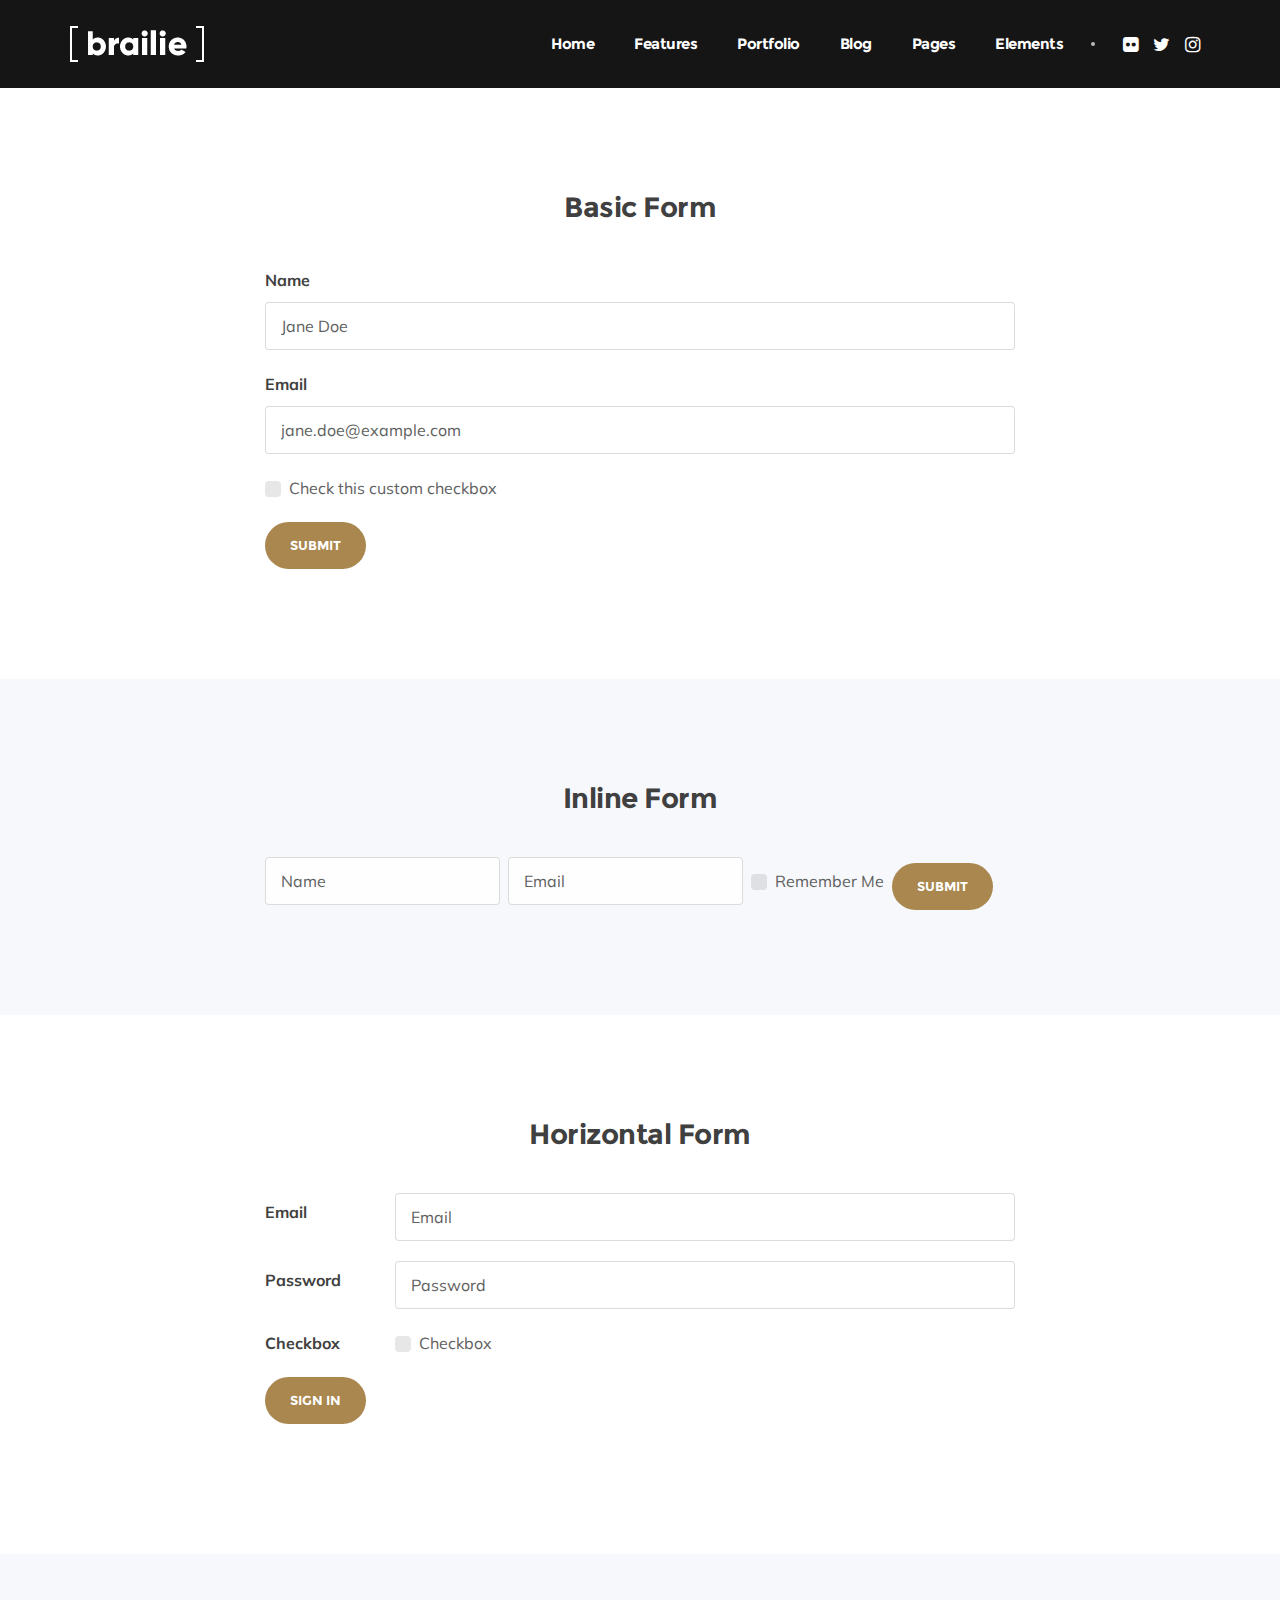
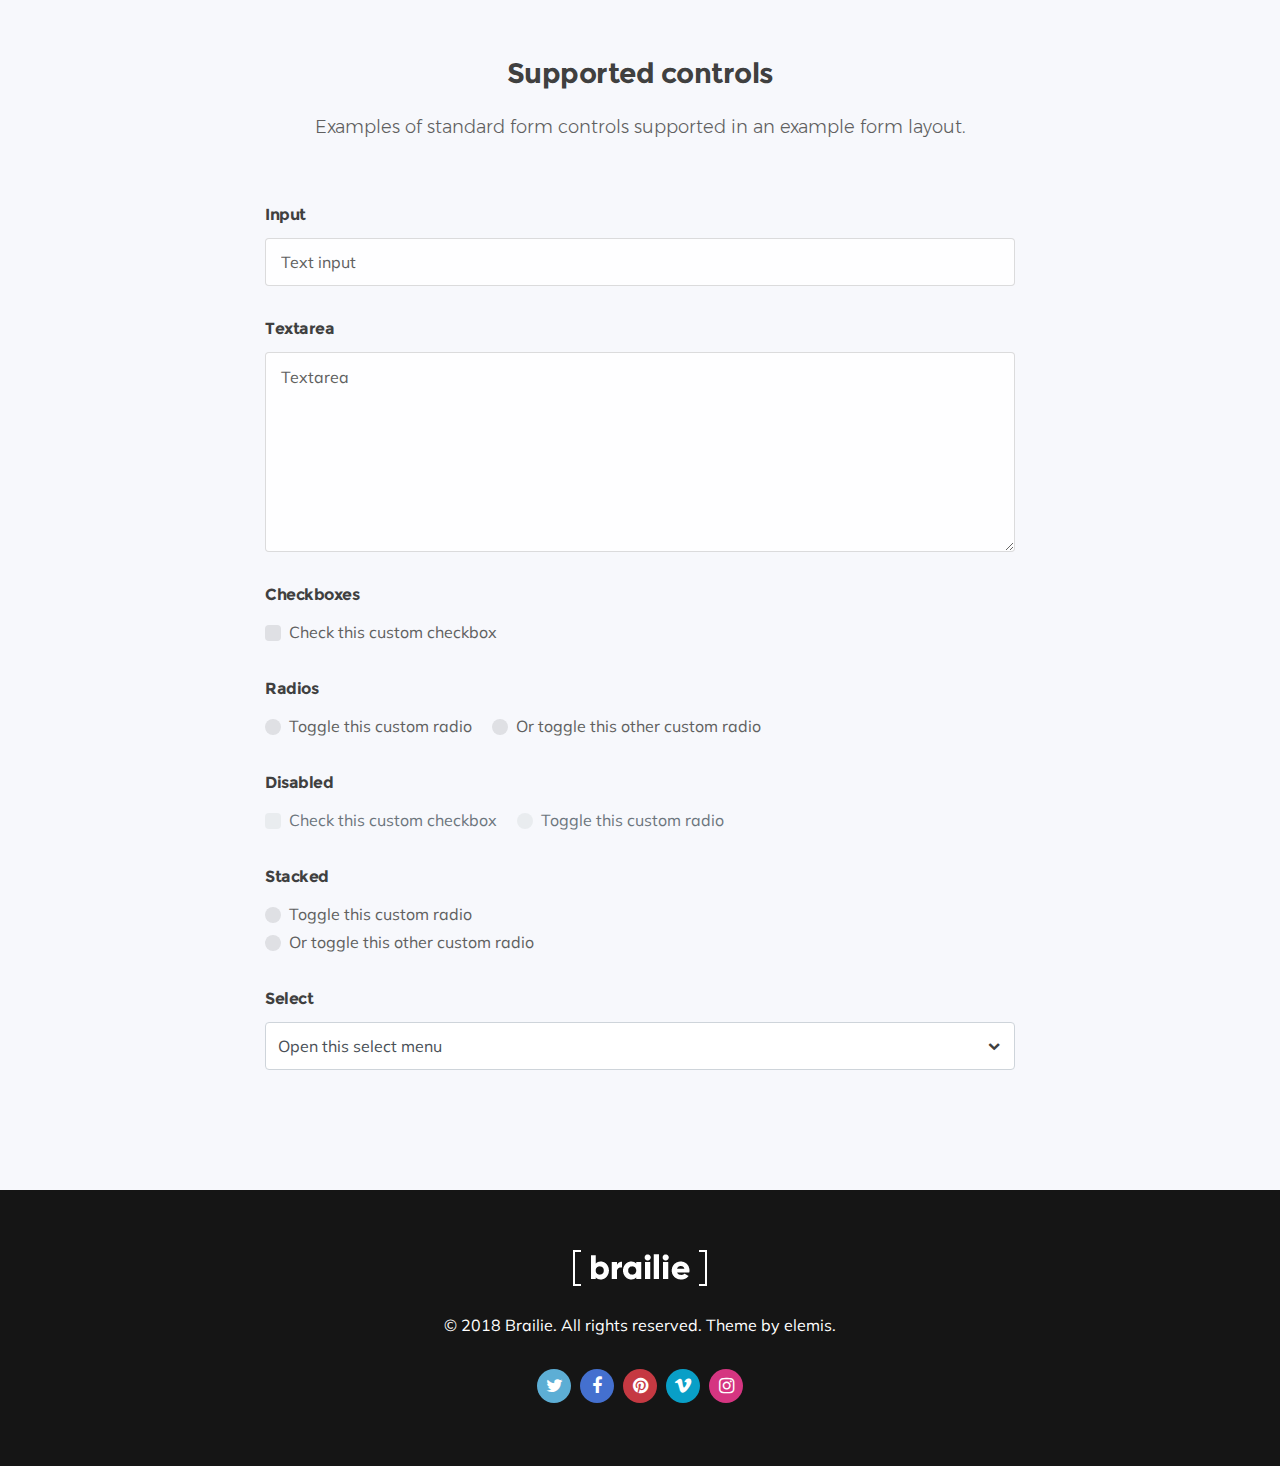
<file: forms.html>
<!DOCTYPE html>
<html lang="en">
<head>
<meta charset="utf-8">
<meta name="viewport" content="width=device-width, initial-scale=1.0">
<meta name="text" content="">
<meta name="author" content="">
<link rel="shortcut icon" href="style/images/favicon.png">
<title>Brailie</title>
<link rel="stylesheet" type="text/css" href="style/css/bootstrap.min.css">
<link rel="stylesheet" type="text/css" href="style/css/plugins.css">
<link rel="stylesheet" type="text/css" href="style/revolution/css/settings.css">
<link rel="stylesheet" type="text/css" href="style/revolution/css/layers.css">
<link rel="stylesheet" type="text/css" href="style/revolution/css/navigation.css">
<link rel="stylesheet" type="text/css" href="style/revolution/revolution-addons/filmstrip/css/revolution.addon.filmstrip.css">
<link rel="stylesheet" type="text/css" href="style/revolution/revolution-addons/typewriter/css/typewriter.css">
<link rel="stylesheet" type="text/css" href="style/type/icons.css">
<link rel="stylesheet" type="text/css" href="style.css">
<link rel="stylesheet" type="text/css" href="style/css/color/blue.css">
<link href='https://fonts.googleapis.com/css?family=Muli:300,300i,400,400i,600,600i,700,700i' rel='stylesheet' type='text/css'>
</head>
<body>
<div class="content-wrapper">
  <nav class="navbar solid nav-wrapper-dark inverse-text navbar-expand-lg">
    <div class="container">
      <div class="navbar-header">
        <div class="navbar-brand"><a href="index.html"><img src="#" srcset="style/images/logo-light.png 1x, style/images/logo-light@2x.png 2x" alt="" /></a></div>
        <div class="navbar-hamburger ml-auto d-lg-none d-xl-none"><button class="hamburger animate" data-toggle="collapse" data-target=".navbar-collapse"><span></span></button></div> 
      </div>
      <!-- /.navbar-header -->
      <div class="collapse navbar-collapse">
        <ul class="nav navbar-nav ml-auto">
          <li class="nav-item"><a class="nav-link" href="#">Home</a>
            <ul class="dropdown-menu mega-menu">
              <li class="mega-menu-content">
                <div class="row">
                  <div class="col-lg-3">
                    <ul class="list-unstyled">
                      <li><a href="index.html">Dark + Fullscreen + Lightbox</a></li>
                      <li><a href="index2.html">Onepage + Fullscreen</a></li>
                      <li><a href="index3.html">Revolution Slider + Typography</a></li>
                      <li><a href="index4.html">Dark + Fullscreen + Lightbox</a></li>
                      <li><a href="index5.html">Justifed Portfolio + Lightbox</a></li>
                      <li><a href="index6.html">Filmstrip + Lightbox</a></li>
                      <li><a href="index7.html">Box Layout + Fullscreen</a></li>
                      <li><a href="index8.html">Slide Portfolio + Parallax</a></li>
                      <li><a href="index9.html">Fullscreen + Revolution Slider</a></li>
                      <li><a href="index10.html">Carousel + Fullscreen</a></li>
                      <li><a href="index11.html">Category Slider + Typography</a></li>
                      <li><a href="index12.html">Split Slider + Lightbox</a></li>
                      <li><a href="index13.html">Image Comparison + Retouch</a></li>
                      <li><a href="index14.html">Fullscreen Portfolio + Minimal</a></li>
                    </ul>
                  </div>
                  <!--/column -->
                  <div class="col-lg-3">
                    <ul class="list-unstyled">
                      <li><a href="index15.html">Flow Gallery + Video</a></li>
                      <li><a href="index16.html">Filmstrip + Justifed Portfolio</a></li>
                      <li><a href="index17.html">Box Layout + Magazine</a></li>
                      <li><a href="index18.html">Split Slider + Typography</a></li>
                      <li><a href="index19.html">Fullscreen + Minimal</a></li>
                      <li><a href="index20.html">Onapage + Carousel + Dark</a></li>
                      <li><a href="index21.html">Typewriter + Carousel</a></li>
                      <li><a href="index22.html">Box Slider + Minimal</a></li>
                      <li><a href="index23.html">Thumbnail Slider + Travel</a></li>
                      <li><a href="index24.html">Slide Portfolio + Image Block</a></li>
                      <li><a href="index25.html">Fullscreen + Dark + Carousel</a></li>
                      <li><a href="index26.html">Filmstrip + Justifed Portfolio</a></li>
                      <li><a href="index27.html">Mosaic Portfolio + Box Slider</a></li>
                      <li><a href="index28.html">Carousel + Portrait</a></li>
                    </ul>
                  </div>
                  <!--/column -->
                  <div class="col-lg-3">
                    <ul class="list-unstyled">
                      <li><a href="index29.html">Onepage + Fullscreen</a></li>
                      <li><a href="index30.html">Split Layout + Lightbox</a></li>
                      <li><a href="index31.html">Filterable Carousel</a></li>
                      <li><a href="index32.html">Justified Portfolio + Parallax</a></li>
                      <li><a href="index33.html">Fullscreen Video + Carousel</a></li>
                      <li><a href="index34.html">Typewriter + Bevel</a></li>
                      <li><a href="index35.html">Fullscreen Autowidth Carousel</a></li>
                      <li><a href="index36.html">Modal Gallery + Parallax</a></li>
                      <li><a href="index37.html">Minimal + Masonry Portfolio</a></li>
                      <li><a href="index38.html">Blog + Magazine</a></li>
                      <li><a href="index39.html">Grid Blog + Carousel</a></li>
                      <li><a href="index40.html">Box Layout + Mosaic Portfolio</a></li>
                      <li><a href="index41.html">Grid Blog + Parallax</a></li>
                      <li><a href="index42.html">Fullscreen Carousel + Lightbox</a></li>
                    </ul>
                  </div>
                  <!--/column -->
                  <div class="col-lg-3">
                    <ul class="list-unstyled">
                      <li><a href="index43.html">Fullscreen + Modal Gallery</a></li>
                      <li><a href="index44.html">Box Layout + Masonry Portfolio</a></li>
                      <li><a href="index45.html">Split Layout + Overlay Menu</a></li>
                      <li><a href="index46.html">Split Layout + Modal Gallery</a></li>
                      <li><a href="index47.html">Overlay Menu + Mosaic Portfolio</a></li>
                      <li><a href="index48.html">Image Comparison + Parallax</a></li>
                      <li><a href="index49.html">Dark + Autowidth Slider</a></li>
                      <li><a href="index50.html">Box Layout + Magazine</a></li>
                      <li><a href="index51.html">Fullscreen Content Menu</a></li>
                      <li><a href="index52.html">Split Layout + Fullscreen</a></li>
                      <li><a href="index53.html">Split Layout + Maintenance</a></li>
                      <li><a href="index54.html">Maintenance + Fullscreen</a></li>
                    </ul>
                  </div>
                  <!--/column --> 
                </div>
                <!--/.row --> 
              </li>
              <!--/.mega-menu-content-->
            </ul>
            <!--/.dropdown-menu --> 
          </li>
          <li class="nav-item dropdown"><a class="nav-link dropdown-toggle" href="#">Features</a>
            <ul class="dropdown-menu dropdown-menu-left">
              <li class="nav-item dropdown"><a class="dropdown-item dropdown-toggle" href="#">Header</a>
                <ul class="dropdown-menu">
                  <li class="nav-item dropdown"><a class="dropdown-item dropdown-toggle" href="#">Classic Header</a>
	                <ul class="dropdown-menu">
	                  <li><a class="dropdown-item" href="header.html">Transparent Light</a></li>
	                  <li><a class="dropdown-item" href="header2.html">Transparent Dark</a></li>
	                  <li><a class="dropdown-item" href="header3.html">Dark Solid</a></li>
	                  <li><a class="dropdown-item" href="header4.html">Light Solid</a></li>
	                  <li><a class="dropdown-item" href="header5.html">Dark Opacity</a></li>
	                  <li><a class="dropdown-item" href="header6.html">Light Opacity</a></li>
	                </ul>
	              </li>
	              <li class="nav-item dropdown"><a class="dropdown-item dropdown-toggle" href="#">Centered Logo</a>
	                <ul class="dropdown-menu">
	                  <li><a class="dropdown-item" href="header7.html">Transparent Light</a></li>
	                  <li><a class="dropdown-item" href="header8.html">Transparent Dark</a></li>
	                  <li><a class="dropdown-item" href="header9.html">Dark Solid</a></li>
	                  <li><a class="dropdown-item" href="header10.html">Light Solid</a></li>
	                  <li><a class="dropdown-item" href="header11.html">Dark Opacity</a></li>
	                  <li><a class="dropdown-item" href="header12.html">Light Opacity</a></li>
	                </ul>
	              </li>
	              <li class="nav-item dropdown"><a class="dropdown-item dropdown-toggle" href="#">Overlay Menu</a>
	                <ul class="dropdown-menu">
	                  <li><a class="dropdown-item" href="header13.html">Transparent Light</a></li>
	                  <li><a class="dropdown-item" href="header14.html">Transparent Dark</a></li>
	                  <li><a class="dropdown-item" href="header15.html">Dark Solid</a></li>
	                  <li><a class="dropdown-item" href="header16.html">Light Solid</a></li>
	                  <li><a class="dropdown-item" href="header17.html">Dark Opacity</a></li>
	                  <li><a class="dropdown-item" href="header18.html">Light Opacity</a></li>
	                </ul>
	              </li>
                </ul>
              </li>
              <li class="nav-item dropdown"><a class="dropdown-item dropdown-toggle" href="#">Slider</a>
                <ul class="dropdown-menu">
                  <li><a class="dropdown-item" href="slider.html">Revolution Slider - Static Caption</a></li>
                  <li><a class="dropdown-item" href="slider2.html">Revolution Slider - Single Slide</a></li>
                  <li><a class="dropdown-item" href="slider3.html">Revolution Slider - Classic Fullscreen</a></li>
                  <li><a class="dropdown-item" href="slider4.html">Revolution Slider - Auto Layout</a></li>
                  <li><a class="dropdown-item" href="slider5.html">Revolution Slider - Thumbnail Fullscreen</a></li>
                  <li><a class="dropdown-item" href="slider6.html">Revolution Slider - Thumbnail Auto</a></li>
                  <li><a class="dropdown-item" href="slider7.html">Revolution Slider - Category Gallery</a></li>
                  <li><a class="dropdown-item" href="slider8.html">Revolution Slider - Flow Gallery</a></li>
                  <li><a class="dropdown-item" href="slider9.html">Revolution Slider - Video Gallery</a></li>
                  <li><a class="dropdown-item" href="slider10.html">Revolution Slider - Filmstrip Effect</a></li>
                  <li><a class="dropdown-item" href="slider11.html">Revolution Slider - Typewriter Effect</a></li>
                  <li><a class="dropdown-item" href="slider12.html">Revolution Slider - Split Slider</a></li>
                  <li><a class="dropdown-item" href="slider13.html">Image Comparison Slider</a></li>
                  <li><a class="dropdown-item" href="slider14.html">Swiper Basic Slider</a></li>
                  <li><a class="dropdown-item" href="slider15.html">Swiper Blog Slider</a></li>
                  <li><a class="dropdown-item" href="slider16.html">Swiper Portfolio Carousel</a></li>
                </ul>
              </li>
              <li class="nav-item dropdown"><a class="dropdown-item dropdown-toggle" href="#">Footer</a>
                <ul class="dropdown-menu">
                  <li><a class="dropdown-item" href="footer.html">Centered Footer</a></li>
                  <li><a class="dropdown-item" href="footer2.html">Simple Footer</a></li>
                  <li><a class="dropdown-item" href="footer3.html">Detailed Footer</a></li>
                  <li><a class="dropdown-item" href="footer4.html">Widget Footer</a></li>
                  <li><a class="dropdown-item" href="footer5.html">Minimalist Footer</a></li>
                  <li><a class="dropdown-item" href="footer6.html">Reveal Footer</a></li>
                </ul>
              </li>
              <li class="nav-item dropdown"><a class="dropdown-item dropdown-toggle" href="#">Fonts</a>
                <ul class="dropdown-menu">
                  <li><a class="dropdown-item" href="font1.html">Muli + Montserrat</a></li>
                  <li><a class="dropdown-item" href="font2.html">EB Garamond</a></li>
                  <li><a class="dropdown-item" href="font3.html">Roboto Slab + Roboto Sans</a></li>
                  <li><a class="dropdown-item" href="font4.html">Overpass</a></li>
                  <li><a class="dropdown-item" href="font5.html">Vidaloka + Muli</a></li>
                  <li><a class="dropdown-item" href="font6.html">IBM Plex Sans Condensed</a></li>
                </ul>
              </li>
              <li class="nav-item dropdown"><a class="dropdown-item dropdown-toggle" href="#">Colors</a>
                <ul class="dropdown-menu">
                  <li><a class="dropdown-item" href="color1.html">Aqua</a></li>
                  <li><a class="dropdown-item" href="color2.html">Blue</a></li>
                  <li><a class="dropdown-item" href="color3.html">Brown</a></li>
                  <li><a class="dropdown-item" href="color4.html">Forest</a></li>
                  <li><a class="dropdown-item" href="color5.html">Green</a></li>
                  <li><a class="dropdown-item" href="color6.html">Ice</a></li>
                  <li><a class="dropdown-item" href="color7.html">Navy</a></li>
                  <li><a class="dropdown-item" href="color8.html">Oasis</a></li>
                  <li><a class="dropdown-item" href="color9.html">Orange</a></li>
                  <li><a class="dropdown-item" href="color10.html">Pink</a></li>
                  <li><a class="dropdown-item" href="color11.html">Purple</a></li>
                  <li><a class="dropdown-item" href="color12.html">Red</a></li>
                  <li><a class="dropdown-item" href="color13.html">Salmon</a></li>
                  <li><a class="dropdown-item" href="color14.html">Sky</a></li>
                  <li><a class="dropdown-item" href="color15.html">Teal</a></li>
                  <li><a class="dropdown-item" href="color16.html">Yellow</a></li>
                </ul>
              </li>
              <li class="nav-item"><a class="dropdown-item" href="box-layout.html">Box Layout</a></li>
            </ul>
          </li>
          <li class="nav-item dropdown"><a class="nav-link dropdown-toggle" href="#">Portfolio</a>
            <ul class="dropdown-menu dropdown-menu-left">
              <li class="nav-item dropdown"><a class="dropdown-item dropdown-toggle" href="#">Grid Portfolio</a>
                <ul class="dropdown-menu">
                  <li><a class="dropdown-item" href="portfolio.html">Classic Grid</a></li>
                  <li><a class="dropdown-item" href="portfolio2.html">Fullscreen Grid</a></li>
                  <li><a class="dropdown-item" href="portfolio3.html">3 Columns with Detail</a></li>
                  <li><a class="dropdown-item" href="portfolio4.html">2 Columns with Detail</a></li>
                  <li><a class="dropdown-item" href="portfolio5.html">Classic Grid with Caption</a></li>
                </ul>
              </li>
              <li class="nav-item dropdown"><a class="dropdown-item dropdown-toggle" href="#">Masonry Portfolio</a>
                <ul class="dropdown-menu">
                  <li><a class="dropdown-item" href="portfolio6.html">3 Columns Masonry</a></li>
                  <li><a class="dropdown-item" href="portfolio7.html">2 Columns Masonry</a></li>
                  <li><a class="dropdown-item" href="portfolio8.html">Fullscren Masonry</a></li>
                </ul>
              </li>
              <li class="nav-item dropdown"><a class="dropdown-item dropdown-toggle" href="#">Justified Portfolio</a>
                <ul class="dropdown-menu">
                  <li><a class="dropdown-item" href="portfolio9.html">Classic Justified</a></li>
                  <li><a class="dropdown-item" href="portfolio10.html">Fullscreen Justified</a></li>
                </ul>
              </li>
              <li class="nav-item dropdown"><a class="dropdown-item dropdown-toggle" href="#">Mosaic Portfolio</a>
                <ul class="dropdown-menu">
                  <li><a class="dropdown-item" href="portfolio11.html">Classic Mosaic</a></li>
                  <li><a class="dropdown-item" href="portfolio12.html">Fullscreen Mosaic</a></li>
                </ul>
              </li>
              <li class="nav-item dropdown"><a class="dropdown-item dropdown-toggle" href="#">Modal Portfolio</a>
                <ul class="dropdown-menu">
                  <li><a class="dropdown-item" href="portfolio13.html">Single Column with Modal</a></li>
                  <li><a class="dropdown-item" href="portfolio14.html">Fullscreen Grid with Modal</a></li>
                  <li><a class="dropdown-item" href="portfolio15.html">Parallax Portfolio with Modal</a></li>
                </ul>
              </li>
              <li class="nav-item dropdown"><a class="dropdown-item dropdown-toggle" href="#">Slide Portfolio</a>
                <ul class="dropdown-menu">
                  <li><a class="dropdown-item" href="portfolio16.html">2 Column Grid with Slide</a></li>
                  <li><a class="dropdown-item" href="portfolio17.html">Card Grid with Slide</a></li>
                </ul>
              </li>
              <li class="nav-item dropdown"><a class="dropdown-item dropdown-toggle" href="#">Carousel Portfolio</a>
                <ul class="dropdown-menu">
                  <li><a class="dropdown-item" href="portfolio18.html">Fullpage Carousel</a></li>
                  <li><a class="dropdown-item" href="portfolio19.html">Fullpage + Autowidth Carousel</a></li>
                  <li><a class="dropdown-item" href="portfolio20.html">Filtered Carousel</a></li>
                </ul>
              </li>
              <li class="nav-item"><a class="dropdown-item" href="portfolio21.html">Videocase</a></li>
              <li class="nav-item dropdown"><a class="dropdown-item dropdown-toggle" href="#">Portfolio Posts</a>
                <ul class="dropdown-menu">
                  <li><a class="dropdown-item" href="portfolio-post.html">Post with Story</a></li>
                  <li><a class="dropdown-item" href="portfolio-post2.html">Post with Multiplte Images</a></li>
                  <li><a class="dropdown-item" href="portfolio-post3.html">Post with Image Grid</a></li>
                  <li><a class="dropdown-item" href="portfolio-post4.html">Post with Carousel</a></li>
                  <li><a class="dropdown-item" href="portfolio-post5.html">Post with Thumbnail Slider</a></li>
                  <li><a class="dropdown-item" href="portfolio-post6.html">Post with Simple Slider</a></li>
                  <li><a class="dropdown-item" href="portfolio-post7.html">Post with Masonry Gallery</a></li>
                  <li><a class="dropdown-item" href="portfolio-post8.html">Post with Justified Gallery</a></li>
                  <li><a class="dropdown-item" href="portfolio-post9.html">Post with Comparison Slider</a></li>
                  <li><a class="dropdown-item" href="portfolio-post10.html">Post with Video</a></li>
                </ul>
              </li>
            </ul>
          </li>
          <li class="nav-item dropdown"><a class="nav-link dropdown-toggle" href="#">Blog</a>
            <ul class="dropdown-menu dropdown-menu-left">
              <li class="dropdown"><a class="dropdown-item dropdown-toggle" href="#">Newspaper Grid View</a>
                <ul class="dropdown-menu">
                  <li><a class="dropdown-item" href="blog.html">Newspaper Grid No Sidebar</a></li>
                  <li><a class="dropdown-item" href="blog2.html">Newspaper Grid with Sidebar</a></li>
                  <li><a class="dropdown-item" href="blog3.html">Newspaper Grid with Left Sidebar</a></li>
                </ul>
              </li>
              <li class="dropdown"><a class="dropdown-item dropdown-toggle" href="#">Grid View</a>
                <ul class="dropdown-menu">
                  <li><a class="dropdown-item" href="blog4.html">Grid View No Sidebar</a></li>
                  <li><a class="dropdown-item" href="blog5.html">Grid View with Sidebar</a></li>
                  <li><a class="dropdown-item" href="blog6.html">Grid View with Left Sidebar</a></li>
                </ul>
              </li>
              <li class="dropdown"><a class="dropdown-item dropdown-toggle" href="#">Masonry Grid View</a>
                <ul class="dropdown-menu">
                  <li><a class="dropdown-item" href="blog7.html">Masonry Grid View No Sidebar</a></li>
                  <li><a class="dropdown-item" href="blog8.html">Masonry Grid View with Sidebar</a></li>
                  <li><a class="dropdown-item" href="blog9.html">Masonry Grid View with Left Sidebar</a></li>
                </ul>
              </li>
              <li class="dropdown"><a class="dropdown-item dropdown-toggle" href="#">Image Grid View</a>
                <ul class="dropdown-menu">
                  <li><a class="dropdown-item" href="blog10.html">Image Grid View No Sidebar</a></li>
                  <li><a class="dropdown-item" href="blog11.html">Image Grid View with Sidebar</a></li>
                  <li><a class="dropdown-item" href="blog12.html">Image Grid View with Left Sidebar</a></li>
                </ul>
              </li>
              <li class="dropdown"><a class="dropdown-item dropdown-toggle" href="#">List View</a>
                <ul class="dropdown-menu">
                  <li><a class="dropdown-item" href="blog13.html">List View No Sidebar</a></li>
                  <li><a class="dropdown-item" href="blog14.html">List View with Sidebar</a></li>
                  <li><a class="dropdown-item" href="blog15.html">List View with Left Sidebar</a></li>
                </ul>
              </li>
              <li class="dropdown"><a class="dropdown-item dropdown-toggle" href="#">Classic View</a>
                <ul class="dropdown-menu">
                  <li><a class="dropdown-item" href="blog16.html">Classic View No Sidebar</a></li>
                  <li><a class="dropdown-item" href="blog17.html">Classic View with Sidebar</a></li>
                  <li><a class="dropdown-item" href="blog18.html">Classic View with Left Sidebar</a></li>
                </ul>
              </li>
              <li class="dropdown"><a class="dropdown-item dropdown-toggle" href="#">Blog Post</a>
                <ul class="dropdown-menu">
                  <li><a class="dropdown-item" href="blog-post.html">Blog Post with Sidebar</a></li>
                  <li><a class="dropdown-item" href="blog-post2.html">Blog Post with Left Sidebar</a></li>
                  <li><a class="dropdown-item" href="blog-post3.html">Blog Post No Sidebar</a></li>
                </ul>
              </li>
            </ul>
          </li>
          <li class="nav-item dropdown"><a class="nav-link dropdown-toggle" href="#">Pages</a>
            <ul class="dropdown-menu dropdown-menu-left">
              <li class="nav-item dropdown"><a class="dropdown-item dropdown-toggle" href="#">About</a>
                <ul class="dropdown-menu">
                  <li><a class="dropdown-item" href="about.html">About 1</a></li>
                  <li><a class="dropdown-item" href="about2.html">About 2</a></li>
                  <li><a class="dropdown-item" href="about3.html">About 3</a></li>
                </ul>
              </li>
              <li class="nav-item dropdown"><a class="dropdown-item dropdown-toggle" href="#">Services</a>
                <ul class="dropdown-menu">
                  <li><a class="dropdown-item" href="services.html">Services 1</a></li>
                  <li><a class="dropdown-item" href="services2.html">Services 2</a></li>
                </ul>
              </li>
              <li class="nav-item dropdown"><a class="dropdown-item dropdown-toggle" href="#">Shop</a>
                <ul class="dropdown-menu">
                  <li><a class="dropdown-item" href="shop.html">Shop with 4 Columns</a></li>
                  <li><a class="dropdown-item" href="shop2.html">Shop with 3 Columns</a></li>
                  <li><a class="dropdown-item" href="shop3.html">Shop with Sidbear</a></li>
                  <li><a class="dropdown-item" href="shop4.html">Shop with Left Sidbear</a></li>
                  <li><a class="dropdown-item" href="shop-product.html">Product Page</a></li>
                  <li><a class="dropdown-item" href="shop-cart.html">Shopping Cart</a></li>
                </ul>
              </li>
              <li class="nav-item dropdown"><a class="dropdown-item dropdown-toggle" href="#">Contact</a>
                <ul class="dropdown-menu">
                  <li><a class="dropdown-item" href="contact.html">Contact 1</a></li>
                  <li><a class="dropdown-item" href="contact2.html">Contact 2</a></li>
                  <li><a class="dropdown-item" href="contact3.html">Contact 3</a></li>
                  <li><a class="dropdown-item" href="contact4.html">Contact 4</a></li>
                </ul>
              </li>
              <li class="nav-item"><a class="dropdown-item" href="page-loading.html">Page Loading</a></li>
            </ul>
          </li>
          <li class="nav-item"><a class="nav-link" href="#">Elements</a>
            <ul class="dropdown-menu mega-menu">
              <li class="mega-menu-content">
                <div class="row">
                  <div class="col-lg-3">
                    <ul class="icon-list">
                      <li><a href="accordion.html"><i class="fa fa-bars"></i>Accordion</a></li>
                      <li><a href="alerts.html"><i class="fa fa-exclamation-circle"></i>Alerts</a></li>
                      <li><a href="animated-text.html"><i class="fa fa-align-left"></i>Animated Text</a></li>
                      <li><a href="blockquote.html"><i class="fa fa-quote-left"></i>Blockquote</a></li>
                      <li><a href="buttons-badges.html"><i class="fa fa-tags"></i>Buttons & Badges</a></li>
                      <li><a href="carousel.html"><i class="fa fa-pencil-square-o"></i>Carousel</a></li>
                      <li><a href="clients.html"><i class="fa fa-user"></i>Clients</a></li>
                      <li><a href="countdown.html"><i class="fa fa-clock-o"></i>Countdown</a></li>
                      <li><a href="counter.html"><i class="fa fa-circle-o-notch"></i>Counter</a></li>
                    </ul>
                  </div>
                  <!--/column -->
                  <div class="col-lg-3">
                    <ul class="icon-list">
                      <li><a href="dividers.html"><i class="fa fa-minus"></i>Dividers</a></li>
                      <li><a href="dropcap.html"><i class="fa fa-adn"></i>Dropcap</a></li>
                      <li><a href="forms.html"><i class="fa fa-envelope"></i>Forms</a></li>
                      <li><a href="icon-solid.html"><i class="fa fa-heart"></i>Icons - Solid</a></li>
                      <li><a href="icon-line.html"><i class="fa fa-heart-o"></i>Icons - Line</a></li>
                      <li><a href="hover.html"><i class="fa fa-plus"></i>Image Hover</a></li>
                      <li><a href="lightbox.html"><i class="fa fa-expand"></i>Lightbox</a></li>
                      <li><a href="lists.html"><i class="fa fa-list"></i>Lists</a></li>
                      <li><a href="list-group.html"><i class="fa fa-list-alt"></i>List Group</a></li>
                    </ul>
                  </div>
                  <!--/column -->
                  <div class="col-lg-3">
                    <ul class="icon-list">
                      <li><a href="player.html"><i class="fa fa-youtube-play"></i>Media Player</a></li>
                      <li><a href="pagination.html"><i class="fa fa-ellipsis-h"></i>Pagination</a></li>
                      <li><a href="pricing.html"><i class="fa fa-dollar"></i>Pricing Tables</a></li>
                      <li><a href="process.html"><i class="fa fa-signal"></i>Process Steps</a></li>
                      <li><a href="progressbar.html"><i class="fa fa-bar-chart"></i>Progress Bar</a></li>
                      <li><a href="animations.html"><i class="fa fa-mouse-pointer"></i>Scroll Animations</a></li>
                      <li><a href="services-icon.html"><i class="fa fa-gear"></i>Services - Icon</a></li>
                      <li><a href="services-image.html"><i class="fa fa-image"></i>Services - Image</a></li>
                      <li><a href="feed-flickr.html"><i class="fa fa-flickr"></i>Social Feed - Flickr</a></li>
                    </ul>
                  </div>
                  <!--/column -->
                  <div class="col-lg-3">
                    <ul class="icon-list">
                      <li><a href="feed-instagram.html"><i class="fa fa-instagram"></i>Social Feed - Instagram</a></li>
                      <li><a href="social-icons.html"><i class="fa fa-share-alt"></i>Social Icons</a></li>
                      <li><a href="tables.html"><i class="fa fa-table"></i>Tables</a></li>
                      <li><a href="tabs.html"><i class="fa fa-window-restore"></i>Tabs</a></li>
                      <li><a href="team.html"><i class="fa fa-users"></i>Team</a></li>
                      <li><a href="testimonials.html"><i class="fa fa-comments"></i>Testimonials</a></li>
                      <li><a href="tooltip-popover.html"><i class="fa fa-external-link-square"></i>Tooltip & Popover</a></li>
                      <li><a href="typography.html"><i class="fa fa-font"></i>Typography</a></li>
                      <li><a href="wrappers.html"><i class="fa fa-code"></i>Wrappers</a></li>
                    </ul>
                  </div>
                  <!--/column --> 
                </div>
                <!--/.row --> 
              </li>
              <!--/.mega-menu-content-->
            </ul>
            <!--/.dropdown-menu --> 
          </li>
        </ul>
        <!-- /.navbar-nav -->
        <div class="navbar-divider"></div>
        <ul class="social social-mute social-s">
          <li><a href="#"><i class="fa fa-flickr"></i></a></li>
          <li><a href="#"><i class="fa fa-twitter"></i></a></li>
          <li><a href="#"><i class="fa fa-instagram"></i></a></li>
        </ul>
      </div>
      <!-- /.navbar-collapse --> 
    </div>
    <!-- /.container --> 
  </nav>
  <!-- /.navbar -->
  <div class="wrapper light-wrapper">
    <div class="container inner">
      <div class="row">
        <div class="col-lg-10 offset-lg-1 col-xl-8 offset-xl-2">
          <h2 class="section-title mb-40 text-center">Basic Form</h2>
          <form>
            <div class="form-group">
              <label for="exampleInputName1">Name</label>
              <input type="text" class="form-control" id="exampleInputName1" placeholder="Jane Doe">
            </div>
            <!-- /.form-group -->
            <div class="form-group">
              <label for="exampleInputEmail1">Email</label>
              <input type="email" class="form-control" id="exampleInputEmail1" placeholder="jane.doe@example.com">
            </div>
            <!-- /.form-group -->
            <div class="form-group">
              <div class="custom-control custom-checkbox">
                <input type="checkbox" class="custom-control-input" id="customCheck1">
                <label class="custom-control-label" for="customCheck1">Check this custom checkbox</label>
              </div>
            </div>
            <!-- /.form-group -->
            <button type="submit" class="btn btn-full-rounded">Submit</button>
          </form>
          <!-- /form --> 
        </div>
        <!-- /column --> 
      </div>
      <!-- /.row --> 
    </div>
    <!-- /.container --> 
  </div>
  <!-- /.wrapper -->
  <div class="wrapper gray-wrapper">
    <div class="container inner">
      <div class="row">
        <div class="col-lg-10 offset-lg-1 col-xl-8 offset-xl-2">
          <h2 class="section-title mb-40 text-center">Inline Form</h2>
          <form class="form-inline">
            <label class="sr-only" for="inlineFormInputName2">Name</label>
            <input type="text" class="form-control mb-10 mr-sm-2 mb-sm-0" id="inlineFormInputName2" placeholder="Name">
            <label class="sr-only" for="inlineFormInputGroupUsername2">Email</label>
            <div class="input-group mb-10 mr-sm-2 mb-sm-0">
              <input type="email" class="form-control" id="inlineFormInputGroupUsername2" placeholder="Email">
            </div>
            <div class="form-inline">
              <div class="custom-control custom-checkbox mb-10 mr-sm-2 mb-sm-0">
                <input type="checkbox" class="custom-control-input" id="customCheck2">
                <label class="custom-control-label" for="customCheck2">Remember Me</label>
              </div>
            </div>
            <button type="submit" class="btn btn-full-rounded mb-0">Submit</button>
          </form>
          <!-- /form --> 
        </div>
        <!-- /column --> 
      </div>
      <!-- /.row --> 
    </div>
    <!-- /.container --> 
  </div>
  <!-- /.wrapper -->
  <div class="wrapper light-wrapper">
    <div class="container inner">
      <div class="row">
        <div class="col-lg-10 offset-lg-1 col-xl-8 offset-xl-2">
          <h2 class="section-title mb-40 text-center">Horizontal Form</h2>
          <form>
            <div class="form-group row">
              <label for="inputEmail3" class="col-sm-2 col-form-label">Email</label>
              <div class="col-sm-10">
                <input type="email" class="form-control" id="inputEmail3" placeholder="Email">
              </div>
            </div>
            <div class="form-group row">
              <label for="inputPassword3" class="col-sm-2 col-form-label">Password</label>
              <div class="col-sm-10">
                <input type="password" class="form-control" id="inputPassword3" placeholder="Password">
              </div>
            </div>
            <div class="form-group row">
              <div class="col-sm-2"><strong class="color-dark">Checkbox</strong></div>
              <div class="col-sm-10">
                <div class="custom-control custom-checkbox">
                  <input type="checkbox" class="custom-control-input" id="customCheck3">
                  <label class="custom-control-label" for="customCheck3">Checkbox</label>
                </div>
              </div>
            </div>
            <div class="form-group row">
              <div class="col-sm-10">
                <button type="submit" class="btn btn-full-rounded">Sign in</button>
              </div>
            </div>
          </form>
        </div>
        <!-- /column --> 
      </div>
      <!-- /.row --> 
    </div>
    <!-- /.container --> 
  </div>
  <!-- /.wrapper -->
  <div class="wrapper gray-wrapper">
    <div class="container inner">
      <div class="row">
        <div class="col-lg-10 offset-lg-1 col-xl-8 offset-xl-2">
          <h2 class="section-title text-center">Supported controls</h2>
          <p class="lead text-center">Examples of standard form controls supported in an example form layout.</p>
          <div class="space40"></div>
          <h6>Input</h6>
          <input type="text" class="form-control" placeholder="Text input">
          <div class="space30"></div>
          <h6>Textarea</h6>
          <textarea class="form-control" rows="3" placeholder="Textarea"></textarea>
          <div class="space30"></div>
          <h6>Checkboxes</h6>
          <div class="custom-control custom-checkbox">
            <input type="checkbox" class="custom-control-input" id="customCheck4">
            <label class="custom-control-label" for="customCheck4">Check this custom checkbox</label>
          </div>
          <div class="space30"></div>
          <h6>Radios</h6>
          <div class="custom-control custom-radio custom-control-inline">
            <input type="radio" id="customRadioInline1" name="customRadioInline1" class="custom-control-input">
            <label class="custom-control-label" for="customRadioInline1">Toggle this custom radio</label>
          </div>
          <div class="custom-control custom-radio custom-control-inline">
            <input type="radio" id="customRadioInline2" name="customRadioInline1" class="custom-control-input">
            <label class="custom-control-label" for="customRadioInline2">Or toggle this other custom radio</label>
          </div>
          <div class="space30"></div>
          <h6>Disabled</h6>
          <div class="custom-control custom-checkbox custom-control-inline">
            <input type="checkbox" class="custom-control-input" id="customCheckDisabled" disabled>
            <label class="custom-control-label" for="customCheckDisabled">Check this custom checkbox</label>
          </div>
          <div class="custom-control custom-radio custom-control-inline">
            <input type="radio" name="radioDisabled" id="customRadioDisabled" class="custom-control-input" disabled>
            <label class="custom-control-label" for="customRadioDisabled">Toggle this custom radio</label>
          </div>
          <div class="space30"></div>
          <h6>Stacked</h6>
          <div class="custom-control custom-radio">
            <input type="radio" id="customRadio1" name="customRadio" class="custom-control-input">
            <label class="custom-control-label" for="customRadio1">Toggle this custom radio</label>
          </div>
          <div class="custom-control custom-radio">
            <input type="radio" id="customRadio2" name="customRadio" class="custom-control-input">
            <label class="custom-control-label" for="customRadio2">Or toggle this other custom radio</label>
          </div>
          <div class="space30"></div>
          <h6>Select</h6>
          <div class="form-group custom-select-wrapper">
            <select class="custom-select">
              <option selected>Open this select menu</option>
              <option value="1">One</option>
              <option value="2">Two</option>
              <option value="3">Three</option>
            </select>
          </div>
        </div>
        <!-- /column --> 
      </div>
      <!-- /.row --> 
    </div>
    <!-- /.container --> 
  </div>
  <!-- /.wrapper -->
  <footer class="dark-wrapper inverse-text">
    <div class="sub-footer">
      <div class="container inner text-center"> <img src="#" srcset="style/images/logo-light.png 1x, style/images/logo-light@2x.png 2x" alt="" />
        <div class="space25"></div>
        <p>© 2018 Brailie. All rights reserved. Theme by elemis.</p>
        <div class="space30"></div>
        <ul class="social social-bg social-s">
          <li><a href="#"><i class="fa fa-twitter"></i></a></li>
          <li><a href="#"><i class="fa fa-facebook-f"></i></a></li>
          <li><a href="#"><i class="fa fa-pinterest"></i></a></li>
          <li><a href="#"><i class="fa fa-vimeo"></i></a></li>
          <li><a href="#"><i class="fa fa-instagram"></i></a></li>
        </ul>
      </div>
      <!-- /.container --> 
    </div>
    <!-- /.sub-footer --> 
  </footer>
</div>
<!-- /.content-wrapper --> 
<script src="style/js/jquery.min.js"></script> 
<script src="style/js/popper.min.js"></script> 
<script src="style/js/bootstrap.min.js"></script> 
<script src="style/revolution/js/jquery.themepunch.tools.min.js"></script> 
<script src="style/revolution/js/jquery.themepunch.revolution.min.js"></script> 
<script src="style/revolution/revolution-addons/filmstrip/js/revolution.addon.filmstrip.min.js"></script> 
<script src="style/revolution/revolution-addons/typewriter/js/revolution.addon.typewriter.min.js"></script> 
<!-- SLIDER REVOLUTION 5.0 EXTENSIONS  (Load Extensions only on Local File Systems! The following part can be removed on Server for On Demand Loading) --> 
<!--<script src="style/revolution/js/extensions/revolution.extension.actions.min.js"></script> 
<script src="style/revolution/js/extensions/revolution.extension.carousel.min.js"></script> 
<script src="style/revolution/js/extensions/revolution.extension.kenburn.min.js"></script> 
<script src="style/revolution/js/extensions/revolution.extension.layeranimation.min.js"></script> 
<script src="style/revolution/js/extensions/revolution.extension.migration.min.js"></script> 
<script src="style/revolution/js/extensions/revolution.extension.navigation.min.js"></script> 
<script src="style/revolution/js/extensions/revolution.extension.parallax.min.js"></script> 
<script src="style/revolution/js/extensions/revolution.extension.slideanims.min.js"></script> 
<script src="style/revolution/js/extensions/revolution.extension.video.min.js"></script>-->
<script src="style/js/plugins.js"></script> 
<script src="style/js/scripts.js"></script>
</body>
</html>
</file>
<file: style/revolution/css/settings.css>
/*-----------------------------------------------------------------------------

-	Revolution Slider 5.0 Default Style Settings -

Screen Stylesheet

version:   	5.4.5
date:      	15/05/17
author:		themepunch
email:     	info@themepunch.com
website:   	http://www.themepunch.com
-----------------------------------------------------------------------------*/
#debungcontrolls,.debugtimeline{width:100%;box-sizing:border-box}.rev_column,.rev_column .tp-parallax-wrap,.tp-svg-layer svg{vertical-align:top}#debungcontrolls{z-index:100000;position:fixed;bottom:0;height:auto;background:rgba(0,0,0,.6);padding:10px}.debugtimeline{height:10px;position:relative;margin-bottom:3px;display:none;white-space:nowrap}.debugtimeline:hover{height:15px}.the_timeline_tester{background:#e74c3c;position:absolute;top:0;left:0;height:100%;width:0}.rs-go-fullscreen{position:fixed!important;width:100%!important;height:100%!important;top:0!important;left:0!important;z-index:9999999!important;background:#fff!important}.debugtimeline.tl_slide .the_timeline_tester{background:#f39c12}.debugtimeline.tl_frame .the_timeline_tester{background:#3498db}.debugtimline_txt{color:#fff;font-weight:400;font-size:7px;position:absolute;left:10px;top:0;white-space:nowrap;line-height:10px}.rtl{direction:rtl}@font-face{font-family:revicons;src:url(../fonts/revicons/revicons.eot?5510888);src:url(../fonts/revicons/revicons.eot?5510888#iefix) format('embedded-opentype'),url(../fonts/revicons/revicons.woff?5510888) format('woff'),url(../fonts/revicons/revicons.ttf?5510888) format('truetype'),url(../fonts/revicons/revicons.svg?5510888#revicons) format('svg');font-weight:400;font-style:normal}[class*=" revicon-"]:before,[class^=revicon-]:before{font-family:revicons;font-style:normal;font-weight:400;speak:none;display:inline-block;text-decoration:inherit;width:1em;margin-right:.2em;text-align:center;font-variant:normal;text-transform:none;line-height:1em;margin-left:.2em}.revicon-search-1:before{content:'\e802'}.revicon-pencil-1:before{content:'\e831'}.revicon-picture-1:before{content:'\e803'}.revicon-cancel:before{content:'\e80a'}.revicon-info-circled:before{content:'\e80f'}.revicon-trash:before{content:'\e801'}.revicon-left-dir:before{content:'\e817'}.revicon-right-dir:before{content:'\e818'}.revicon-down-open:before{content:'\e83b'}.revicon-left-open:before{content:'\e819'}.revicon-right-open:before{content:'\e81a'}.revicon-angle-left:before{content:'\e820'}.revicon-angle-right:before{content:'\e81d'}.revicon-left-big:before{content:'\e81f'}.revicon-right-big:before{content:'\e81e'}.revicon-magic:before{content:'\e807'}.revicon-picture:before{content:'\e800'}.revicon-export:before{content:'\e80b'}.revicon-cog:before{content:'\e832'}.revicon-login:before{content:'\e833'}.revicon-logout:before{content:'\e834'}.revicon-video:before{content:'\e805'}.revicon-arrow-combo:before{content:'\e827'}.revicon-left-open-1:before{content:'\e82a'}.revicon-right-open-1:before{content:'\e82b'}.revicon-left-open-mini:before{content:'\e822'}.revicon-right-open-mini:before{content:'\e823'}.revicon-left-open-big:before{content:'\e824'}.revicon-right-open-big:before{content:'\e825'}.revicon-left:before{content:'\e836'}.revicon-right:before{content:'\e826'}.revicon-ccw:before{content:'\e808'}.revicon-arrows-ccw:before{content:'\e806'}.revicon-palette:before{content:'\e829'}.revicon-list-add:before{content:'\e80c'}.revicon-doc:before{content:'\e809'}.revicon-left-open-outline:before{content:'\e82e'}.revicon-left-open-2:before{content:'\e82c'}.revicon-right-open-outline:before{content:'\e82f'}.revicon-right-open-2:before{content:'\e82d'}.revicon-equalizer:before{content:'\e83a'}.revicon-layers-alt:before{content:'\e804'}.revicon-popup:before{content:'\e828'}.rev_slider_wrapper{position:relative;z-index:0;width:100%}.rev_slider{position:relative;overflow:visible}.entry-content .rev_slider a,.rev_slider a{box-shadow:none}.tp-overflow-hidden{overflow:hidden!important}.group_ov_hidden{overflow:hidden}.rev_slider img,.tp-simpleresponsive img{max-width:none!important;transition:none;margin:0;padding:0;border:none}.rev_slider .no-slides-text{font-weight:700;text-align:center;padding-top:80px}.rev_slider>ul,.rev_slider>ul>li,.rev_slider>ul>li:before,.rev_slider_wrapper>ul,.tp-revslider-mainul>li,.tp-revslider-mainul>li:before,.tp-simpleresponsive>ul,.tp-simpleresponsive>ul>li,.tp-simpleresponsive>ul>li:before{list-style:none!important;position:absolute;margin:0!important;padding:0!important;overflow-x:visible;overflow-y:visible;background-image:none;background-position:0 0;text-indent:0;top:0;left:0}.rev_slider>ul>li,.rev_slider>ul>li:before,.tp-revslider-mainul>li,.tp-revslider-mainul>li:before,.tp-simpleresponsive>ul>li,.tp-simpleresponsive>ul>li:before{visibility:hidden}.tp-revslider-mainul,.tp-revslider-slidesli{padding:0!important;margin:0!important;list-style:none!important}.fullscreen-container,.fullwidthbanner-container{padding:0;position:relative}.rev_slider li.tp-revslider-slidesli{position:absolute!important}.tp-caption .rs-untoggled-content{display:block}.tp-caption .rs-toggled-content{display:none}.rs-toggle-content-active.tp-caption .rs-toggled-content{display:block}.rs-toggle-content-active.tp-caption .rs-untoggled-content{display:none}.rev_slider .caption,.rev_slider .tp-caption{position:relative;visibility:hidden;white-space:nowrap;display:block;-webkit-font-smoothing:antialiased!important;z-index:1}.rev_slider .caption,.rev_slider .tp-caption,.tp-simpleresponsive img{-moz-user-select:none;-khtml-user-select:none;-webkit-user-select:none;-o-user-select:none}.rev_slider .tp-mask-wrap .tp-caption,.rev_slider .tp-mask-wrap :last-child,.wpb_text_column .rev_slider .tp-mask-wrap .tp-caption,.wpb_text_column .rev_slider .tp-mask-wrap :last-child{margin-bottom:0}.tp-svg-layer svg{width:100%;height:100%;position:relative}.tp-carousel-wrapper{cursor:url(openhand.cur),move}.tp-carousel-wrapper.dragged{cursor:url(closedhand.cur),move}.tp_inner_padding{box-sizing:border-box;max-height:none!important}.tp-caption.tp-layer-selectable{-moz-user-select:all;-khtml-user-select:all;-webkit-user-select:all;-o-user-select:all}.tp-caption.tp-hidden-caption,.tp-forcenotvisible,.tp-hide-revslider,.tp-parallax-wrap.tp-hidden-caption{visibility:hidden!important;display:none!important}.rev_slider audio,.rev_slider embed,.rev_slider iframe,.rev_slider object,.rev_slider video{max-width:none!important}.tp-element-background{position:absolute;top:0;left:0;width:100%;height:100%;z-index:0}.tp-blockmask,.tp-blockmask_in,.tp-blockmask_out{position:absolute;top:0;left:0;width:100%;height:100%;background:#fff;z-index:1000;transform:scaleX(0) scaleY(0)}.tp-parallax-wrap{transform-style:preserve-3d}.rev_row_zone{position:absolute;width:100%;left:0;box-sizing:border-box;min-height:50px;font-size:0}.rev_column_inner,.rev_slider .tp-caption.rev_row{position:relative;width:100%!important;box-sizing:border-box}.rev_row_zone_top{top:0}.rev_row_zone_middle{top:50%;transform:translateY(-50%)}.rev_row_zone_bottom{bottom:0}.rev_slider .tp-caption.rev_row{display:table;table-layout:fixed;vertical-align:top;height:auto!important;font-size:0}.rev_column{display:table-cell;position:relative;height:auto;box-sizing:border-box;font-size:0}.rev_column_inner{display:block;height:auto!important;white-space:normal!important}.rev_column_bg{width:100%;height:100%;position:absolute;top:0;left:0;z-index:0;box-sizing:border-box;background-clip:content-box;border:0 solid transparent}.tp-caption .backcorner,.tp-caption .backcornertop,.tp-caption .frontcorner,.tp-caption .frontcornertop{height:0;top:0;width:0;position:absolute}.rev_column_inner .tp-loop-wrap,.rev_column_inner .tp-mask-wrap,.rev_column_inner .tp-parallax-wrap{text-align:inherit}.rev_column_inner .tp-mask-wrap{display:inline-block}.rev_column_inner .tp-parallax-wrap,.rev_column_inner .tp-parallax-wrap .tp-loop-wrap,.rev_column_inner .tp-parallax-wrap .tp-mask-wrap{position:relative!important;left:auto!important;top:auto!important;line-height:0}.tp-video-play-button,.tp-video-play-button i{line-height:50px!important;vertical-align:top;text-align:center}.rev_column_inner .rev_layer_in_column,.rev_column_inner .tp-parallax-wrap,.rev_column_inner .tp-parallax-wrap .tp-loop-wrap,.rev_column_inner .tp-parallax-wrap .tp-mask-wrap{vertical-align:top}.rev_break_columns{display:block!important}.rev_break_columns .tp-parallax-wrap.rev_column{display:block!important;width:100%!important}.fullwidthbanner-container{overflow:hidden}.fullwidthbanner-container .fullwidthabanner{width:100%;position:relative}.tp-static-layers{position:absolute;z-index:101;top:0;left:0}.tp-caption .frontcorner{border-left:40px solid transparent;border-right:0 solid transparent;border-top:40px solid #00A8FF;left:-40px}.tp-caption .backcorner{border-left:0 solid transparent;border-right:40px solid transparent;border-bottom:40px solid #00A8FF;right:0}.tp-caption .frontcornertop{border-left:40px solid transparent;border-right:0 solid transparent;border-bottom:40px solid #00A8FF;left:-40px}.tp-caption .backcornertop{border-left:0 solid transparent;border-right:40px solid transparent;border-top:40px solid #00A8FF;right:0}.tp-layer-inner-rotation{position:relative!important}img.tp-slider-alternative-image{width:100%;height:auto}.caption.fullscreenvideo,.rs-background-video-layer,.tp-caption.coverscreenvideo,.tp-caption.fullscreenvideo{width:100%;height:100%;top:0;left:0;position:absolute}.noFilterClass{filter:none!important}.rs-background-video-layer{visibility:hidden;z-index:0}.caption.fullscreenvideo audio,.caption.fullscreenvideo iframe,.caption.fullscreenvideo video,.tp-caption.fullscreenvideo iframe,.tp-caption.fullscreenvideo iframe audio,.tp-caption.fullscreenvideo iframe video{width:100%!important;height:100%!important;display:none}.fullcoveredvideo audio,.fullscreenvideo audio .fullcoveredvideo video,.fullscreenvideo video{background:#000}.fullcoveredvideo .tp-poster{background-position:center center;background-size:cover;width:100%;height:100%;top:0;left:0}.videoisplaying .html5vid .tp-poster{display:none}.tp-video-play-button{background:#000;background:rgba(0,0,0,.3);border-radius:5px;position:absolute;top:50%;left:50%;color:#FFF;margin-top:-25px;margin-left:-25px;cursor:pointer;width:50px;height:50px;box-sizing:border-box;display:inline-block;z-index:4;opacity:0;transition:opacity .3s ease-out!important}.tp-audio-html5 .tp-video-play-button,.tp-hiddenaudio{display:none!important}.tp-caption .html5vid{width:100%!important;height:100%!important}.tp-video-play-button i{width:50px;height:50px;display:inline-block;font-size:40px!important}.rs-fullvideo-cover,.tp-dottedoverlay,.tp-shadowcover{height:100%;top:0;left:0;position:absolute}.tp-caption:hover .tp-video-play-button{opacity:1;display:block}.tp-caption .tp-revstop{display:none;border-left:5px solid #fff!important;border-right:5px solid #fff!important;margin-top:15px!important;line-height:20px!important;vertical-align:top;font-size:25px!important}.tp-seek-bar,.tp-video-button,.tp-volume-bar{outline:0;line-height:12px;margin:0;cursor:pointer}.videoisplaying .revicon-right-dir{display:none}.videoisplaying .tp-revstop{display:inline-block}.videoisplaying .tp-video-play-button{display:none}.fullcoveredvideo .tp-video-play-button{display:none!important}.fullscreenvideo .fullscreenvideo audio,.fullscreenvideo .fullscreenvideo video{object-fit:contain!important}.fullscreenvideo .fullcoveredvideo audio,.fullscreenvideo .fullcoveredvideo video{object-fit:cover!important}.tp-video-controls{position:absolute;bottom:0;left:0;right:0;padding:5px;opacity:0;transition:opacity .3s;background-image:linear-gradient(to bottom,#000 13%,#323232 100%);display:table;max-width:100%;overflow:hidden;box-sizing:border-box}.rev-btn.rev-hiddenicon i,.rev-btn.rev-withicon i{transition:all .2s ease-out!important;font-size:15px}.tp-caption:hover .tp-video-controls{opacity:.9}.tp-video-button{background:rgba(0,0,0,.5);border:0;border-radius:3px;font-size:12px;color:#fff;padding:0}.tp-video-button:hover{cursor:pointer}.tp-video-button-wrap,.tp-video-seek-bar-wrap,.tp-video-vol-bar-wrap{padding:0 5px;display:table-cell;vertical-align:middle}.tp-video-seek-bar-wrap{width:80%}.tp-video-vol-bar-wrap{width:20%}.tp-seek-bar,.tp-volume-bar{width:100%;padding:0}.rs-fullvideo-cover{width:100%;background:0 0;z-index:5}.disabled_lc .tp-video-play-button,.rs-background-video-layer audio::-webkit-media-controls,.rs-background-video-layer video::-webkit-media-controls,.rs-background-video-layer video::-webkit-media-controls-start-playback-button{display:none!important}.tp-audio-html5 .tp-video-controls{opacity:1!important;visibility:visible!important}.tp-dottedoverlay{background-repeat:repeat;width:100%;z-index:3}.tp-dottedoverlay.twoxtwo{background:url(../assets/gridtile.png)}.tp-dottedoverlay.twoxtwowhite{background:url(../assets/gridtile_white.png)}.tp-dottedoverlay.threexthree{background:url(../assets/gridtile_3x3.png)}.tp-dottedoverlay.threexthreewhite{background:url(../assets/gridtile_3x3_white.png)}.tp-shadowcover{width:100%;background:#fff;z-index:-1}.tp-shadow1{box-shadow:0 10px 6px -6px rgba(0,0,0,.8)}.tp-shadow2:after,.tp-shadow2:before,.tp-shadow3:before,.tp-shadow4:after{z-index:-2;position:absolute;content:"";bottom:10px;left:10px;width:50%;top:85%;max-width:300px;background:0 0;box-shadow:0 15px 10px rgba(0,0,0,.8);transform:rotate(-3deg)}.tp-shadow2:after,.tp-shadow4:after{transform:rotate(3deg);right:10px;left:auto}.tp-shadow5{position:relative;box-shadow:0 1px 4px rgba(0,0,0,.3),0 0 40px rgba(0,0,0,.1) inset}.tp-shadow5:after,.tp-shadow5:before{content:"";position:absolute;z-index:-2;box-shadow:0 0 25px 0 rgba(0,0,0,.6);top:30%;bottom:0;left:20px;right:20px;border-radius:100px/20px}.tp-button{padding:6px 13px 5px;border-radius:3px;height:30px;cursor:pointer;color:#fff!important;text-shadow:0 1px 1px rgba(0,0,0,.6)!important;font-size:15px;line-height:45px!important;font-family:arial,sans-serif;font-weight:700;letter-spacing:-1px;text-decoration:none}.tp-button.big{color:#fff;text-shadow:0 1px 1px rgba(0,0,0,.6);font-weight:700;padding:9px 20px;font-size:19px;line-height:57px!important}.purchase:hover,.tp-button.big:hover,.tp-button:hover{background-position:bottom,15px 11px}.purchase.green,.purchase:hover.green,.tp-button.green,.tp-button:hover.green{background-color:#21a117;box-shadow:0 3px 0 0 #104d0b}.purchase.blue,.purchase:hover.blue,.tp-button.blue,.tp-button:hover.blue{background-color:#1d78cb;box-shadow:0 3px 0 0 #0f3e68}.purchase.red,.purchase:hover.red,.tp-button.red,.tp-button:hover.red{background-color:#cb1d1d;box-shadow:0 3px 0 0 #7c1212}.purchase.orange,.purchase:hover.orange,.tp-button.orange,.tp-button:hover.orange{background-color:#f70;box-shadow:0 3px 0 0 #a34c00}.purchase.darkgrey,.purchase:hover.darkgrey,.tp-button.darkgrey,.tp-button.grey,.tp-button:hover.darkgrey,.tp-button:hover.grey{background-color:#555;box-shadow:0 3px 0 0 #222}.purchase.lightgrey,.purchase:hover.lightgrey,.tp-button.lightgrey,.tp-button:hover.lightgrey{background-color:#888;box-shadow:0 3px 0 0 #555}.rev-btn,.rev-btn:visited{outline:0!important;box-shadow:none!important;text-decoration:none!important;line-height:44px;font-size:17px;font-weight:500;padding:12px 35px;box-sizing:border-box;font-family:Roboto,sans-serif;cursor:pointer}.rev-btn.rev-uppercase,.rev-btn.rev-uppercase:visited{text-transform:uppercase;letter-spacing:1px;font-size:15px;font-weight:900}.rev-btn.rev-withicon i{font-weight:400;position:relative;top:0;margin-left:10px!important}.rev-btn.rev-hiddenicon i{font-weight:400;position:relative;top:0;opacity:0;margin-left:0!important;width:0!important}.rev-btn.rev-hiddenicon:hover i{opacity:1!important;margin-left:10px!important;width:auto!important}.rev-btn.rev-medium,.rev-btn.rev-medium:visited{line-height:36px;font-size:14px;padding:10px 30px}.rev-btn.rev-medium.rev-hiddenicon i,.rev-btn.rev-medium.rev-withicon i{font-size:14px;top:0}.rev-btn.rev-small,.rev-btn.rev-small:visited{line-height:28px;font-size:12px;padding:7px 20px}.rev-btn.rev-small.rev-hiddenicon i,.rev-btn.rev-small.rev-withicon i{font-size:12px;top:0}.rev-maxround{border-radius:30px}.rev-minround{border-radius:3px}.rev-burger{position:relative;width:60px;height:60px;box-sizing:border-box;padding:22px 0 0 14px;border-radius:50%;border:1px solid rgba(51,51,51,.25);-webkit-tap-highlight-color:transparent;cursor:pointer}.rev-burger span{display:block;width:30px;height:3px;background:#333;transition:.7s;pointer-events:none;transform-style:flat!important}.rev-burger.revb-white span,.rev-burger.revb-whitenoborder span{background:#fff}.rev-burger span:nth-child(2){margin:3px 0}#dialog_addbutton .rev-burger:hover :first-child,.open .rev-burger :first-child,.open.rev-burger :first-child{transform:translateY(6px) rotate(-45deg)}#dialog_addbutton .rev-burger:hover :nth-child(2),.open .rev-burger :nth-child(2),.open.rev-burger :nth-child(2){transform:rotate(-45deg);opacity:0}#dialog_addbutton .rev-burger:hover :last-child,.open .rev-burger :last-child,.open.rev-burger :last-child{transform:translateY(-6px) rotate(-135deg)}.rev-burger.revb-white{border:2px solid rgba(255,255,255,.2)}.rev-burger.revb-darknoborder,.rev-burger.revb-whitenoborder{border:0}.rev-burger.revb-darknoborder span{background:#333}.rev-burger.revb-whitefull{background:#fff;border:none}.rev-burger.revb-whitefull span{background:#333}.rev-burger.revb-darkfull{background:#333;border:none}.rev-burger.revb-darkfull span,.rev-scroll-btn.revs-fullwhite{background:#fff}@keyframes rev-ani-mouse{0%{opacity:1;top:29%}15%{opacity:1;top:50%}50%{opacity:0;top:50%}100%{opacity:0;top:29%}}.rev-scroll-btn{display:inline-block;position:relative;left:0;right:0;text-align:center;cursor:pointer;width:35px;height:55px;box-sizing:border-box;border:3px solid #fff;border-radius:23px}.rev-scroll-btn>*{display:inline-block;line-height:18px;font-size:13px;font-weight:400;color:#fff;font-family:proxima-nova,"Helvetica Neue",Helvetica,Arial,sans-serif;letter-spacing:2px}.rev-scroll-btn>.active,.rev-scroll-btn>:focus,.rev-scroll-btn>:hover{color:#fff}.rev-scroll-btn>.active,.rev-scroll-btn>:active,.rev-scroll-btn>:focus,.rev-scroll-btn>:hover{opacity:.8}.rev-scroll-btn.revs-fullwhite span{background:#333}.rev-scroll-btn.revs-fulldark{background:#333;border:none}.rev-scroll-btn.revs-fulldark span,.tp-bullet{background:#fff}.rev-scroll-btn span{position:absolute;display:block;top:29%;left:50%;width:8px;height:8px;margin:-4px 0 0 -4px;background:#fff;border-radius:50%;animation:rev-ani-mouse 2.5s linear infinite}.rev-scroll-btn.revs-dark{border-color:#333}.rev-scroll-btn.revs-dark span{background:#333}.rev-control-btn{position:relative;display:inline-block;z-index:5;color:#FFF;font-size:20px;line-height:60px;font-weight:400;font-style:normal;font-family:Raleway;text-decoration:none;text-align:center;background-color:#000;border-radius:50px;text-shadow:none;background-color:rgba(0,0,0,.5);width:60px;height:60px;box-sizing:border-box;cursor:pointer}.rev-cbutton-dark-sr,.rev-cbutton-light-sr{border-radius:3px}.rev-cbutton-light,.rev-cbutton-light-sr{color:#333;background-color:rgba(255,255,255,.75)}.rev-sbutton{line-height:37px;width:37px;height:37px}.rev-sbutton-blue{background-color:#3B5998}.rev-sbutton-lightblue{background-color:#00A0D1}.rev-sbutton-red{background-color:#DD4B39}.tp-bannertimer{visibility:hidden;width:100%;height:5px;background:#000;background:rgba(0,0,0,.15);position:absolute;z-index:200;top:0}.tp-bannertimer.tp-bottom{top:auto;bottom:0!important;height:5px}.tp-caption img{background:0 0;-ms-filter:"progid:DXImageTransform.Microsoft.gradient(startColorstr=#00FFFFFF,endColorstr=#00FFFFFF)";filter:progid:DXImageTransform.Microsoft.gradient(startColorstr=#00FFFFFF, endColorstr=#00FFFFFF);zoom:1}.caption.slidelink a div,.tp-caption.slidelink a div{width:3000px;height:1500px;background:url(../assets/coloredbg.png)}.tp-caption.slidelink a span{background:url(../assets/coloredbg.png)}.tp-loader.spinner0,.tp-loader.spinner5{background-image:url(../assets/loader.gif);background-repeat:no-repeat}.tp-shape{width:100%;height:100%}.tp-caption .rs-starring{display:inline-block}.tp-caption .rs-starring .star-rating{float:none;display:inline-block;vertical-align:top;color:#FFC321!important}.tp-caption .rs-starring .star-rating,.tp-caption .rs-starring-page .star-rating{position:relative;height:1em;width:5.4em;font-family:star;font-size:1em!important}.tp-loader.spinner0,.tp-loader.spinner1{width:40px;height:40px;margin-top:-20px;margin-left:-20px;animation:tp-rotateplane 1.2s infinite ease-in-out;background-color:#fff;border-radius:3px;box-shadow:0 0 20px 0 rgba(0,0,0,.15)}.tp-caption .rs-starring .star-rating:before,.tp-caption .rs-starring-page .star-rating:before{content:"\73\73\73\73\73";color:#E0DADF;float:left;top:0;left:0;position:absolute}.tp-caption .rs-starring .star-rating span{overflow:hidden;float:left;top:0;left:0;position:absolute;padding-top:1.5em;font-size:1em!important}.tp-caption .rs-starring .star-rating span:before{content:"\53\53\53\53\53";top:0;position:absolute;left:0}.tp-loader{top:50%;left:50%;z-index:10000;position:absolute}.tp-loader.spinner0{background-position:center center}.tp-loader.spinner5{background-position:10px 10px;background-color:#fff;margin:-22px;width:44px;height:44px;border-radius:3px}@keyframes tp-rotateplane{0%{transform:perspective(120px) rotateX(0) rotateY(0)}50%{transform:perspective(120px) rotateX(-180.1deg) rotateY(0)}100%{transform:perspective(120px) rotateX(-180deg) rotateY(-179.9deg)}}.tp-loader.spinner2{width:40px;height:40px;margin-top:-20px;margin-left:-20px;background-color:red;box-shadow:0 0 20px 0 rgba(0,0,0,.15);border-radius:100%;animation:tp-scaleout 1s infinite ease-in-out}@keyframes tp-scaleout{0%{transform:scale(0)}100%{transform:scale(1);opacity:0}}.tp-loader.spinner3{margin:-9px 0 0 -35px;width:70px;text-align:center}.tp-loader.spinner3 .bounce1,.tp-loader.spinner3 .bounce2,.tp-loader.spinner3 .bounce3{width:18px;height:18px;background-color:#fff;box-shadow:0 0 20px 0 rgba(0,0,0,.15);border-radius:100%;display:inline-block;animation:tp-bouncedelay 1.4s infinite ease-in-out;animation-fill-mode:both}.tp-loader.spinner3 .bounce1{animation-delay:-.32s}.tp-loader.spinner3 .bounce2{animation-delay:-.16s}@keyframes tp-bouncedelay{0%,100%,80%{transform:scale(0)}40%{transform:scale(1)}}.tp-loader.spinner4{margin:-20px 0 0 -20px;width:40px;height:40px;text-align:center;animation:tp-rotate 2s infinite linear}.tp-loader.spinner4 .dot1,.tp-loader.spinner4 .dot2{width:60%;height:60%;display:inline-block;position:absolute;top:0;background-color:#fff;border-radius:100%;animation:tp-bounce 2s infinite ease-in-out;box-shadow:0 0 20px 0 rgba(0,0,0,.15)}.tp-loader.spinner4 .dot2{top:auto;bottom:0;animation-delay:-1s}@keyframes tp-rotate{100%{transform:rotate(360deg)}}@keyframes tp-bounce{0%,100%{transform:scale(0)}50%{transform:scale(1)}}.tp-bullets.navbar,.tp-tabs.navbar,.tp-thumbs.navbar{border:none;min-height:0;margin:0;border-radius:0}.tp-bullets,.tp-tabs,.tp-thumbs{position:absolute;display:block;z-index:1000;top:0;left:0}.tp-tab,.tp-thumb{cursor:pointer;position:absolute;opacity:.5;box-sizing:border-box}.tp-arr-imgholder,.tp-tab-image,.tp-thumb-image,.tp-videoposter{background-position:center center;background-size:cover;width:100%;height:100%;display:block;position:absolute;top:0;left:0}.tp-tab.selected,.tp-tab:hover,.tp-thumb.selected,.tp-thumb:hover{opacity:1}.tp-tab-mask,.tp-thumb-mask{box-sizing:border-box!important}.tp-tabs,.tp-thumbs{box-sizing:content-box!important}.tp-bullet{width:15px;height:15px;position:absolute;background:rgba(255,255,255,.3);cursor:pointer}.tp-bullet.selected,.tp-bullet:hover{background:#fff}.tparrows{cursor:pointer;background:#000;background:rgba(0,0,0,.5);width:40px;height:40px;position:absolute;display:block;z-index:1000}.tparrows:hover{background:#000}.tparrows:before{font-family:revicons;font-size:15px;color:#fff;display:block;line-height:40px;text-align:center}.hginfo,.hglayerinfo{font-size:12px;font-weight:600}.tparrows.tp-leftarrow:before{content:'\e824'}.tparrows.tp-rightarrow:before{content:'\e825'}body.rtl .tp-kbimg{left:0!important}.dddwrappershadow{box-shadow:0 45px 100px rgba(0,0,0,.4)}.hglayerinfo{position:fixed;bottom:0;left:0;color:#FFF;line-height:20px;background:rgba(0,0,0,.75);padding:5px 10px;z-index:2000;white-space:normal}.helpgrid,.hginfo{position:absolute}.hginfo{top:-2px;left:-2px;color:#e74c3c;background:#000;padding:2px 5px}.indebugmode .tp-caption:hover{border:1px dashed #c0392b!important}.helpgrid{border:2px dashed #c0392b;top:0;left:0;z-index:0}#revsliderlogloglog{padding:15px;color:#fff;position:fixed;top:0;left:0;width:200px;height:150px;background:rgba(0,0,0,.7);z-index:100000;font-size:10px;overflow:scroll}.aden{filter:hue-rotate(-20deg) contrast(.9) saturate(.85) brightness(1.2)}.aden::after{background:linear-gradient(to right,rgba(66,10,14,.2),transparent);mix-blend-mode:darken}.perpetua::after,.reyes::after{mix-blend-mode:soft-light;opacity:.5}.inkwell{filter:sepia(.3) contrast(1.1) brightness(1.1) grayscale(1)}.perpetua::after{background:linear-gradient(to bottom,#005b9a,#e6c13d)}.reyes{filter:sepia(.22) brightness(1.1) contrast(.85) saturate(.75)}.reyes::after{background:#efcdad}.gingham{filter:brightness(1.05) hue-rotate(-10deg)}.gingham::after{background:linear-gradient(to right,rgba(66,10,14,.2),transparent);mix-blend-mode:darken}.toaster{filter:contrast(1.5) brightness(.9)}.toaster::after{background:radial-gradient(circle,#804e0f,#3b003b);mix-blend-mode:screen}.walden{filter:brightness(1.1) hue-rotate(-10deg) sepia(.3) saturate(1.6)}.walden::after{background:#04c;mix-blend-mode:screen;opacity:.3}.hudson{filter:brightness(1.2) contrast(.9) saturate(1.1)}.hudson::after{background:radial-gradient(circle,#a6b1ff 50%,#342134);mix-blend-mode:multiply;opacity:.5}.earlybird{filter:contrast(.9) sepia(.2)}.earlybird::after{background:radial-gradient(circle,#d0ba8e 20%,#360309 85%,#1d0210 100%);mix-blend-mode:overlay}.mayfair{filter:contrast(1.1) saturate(1.1)}.mayfair::after{background:radial-gradient(circle at 40% 40%,rgba(255,255,255,.8),rgba(255,200,200,.6),#111 60%);mix-blend-mode:overlay;opacity:.4}.lofi{filter:saturate(1.1) contrast(1.5)}.lofi::after{background:radial-gradient(circle,transparent 70%,#222 150%);mix-blend-mode:multiply}._1977{filter:contrast(1.1) brightness(1.1) saturate(1.3)}._1977:after{background:rgba(243,106,188,.3);mix-blend-mode:screen}.brooklyn{filter:contrast(.9) brightness(1.1)}.brooklyn::after{background:radial-gradient(circle,rgba(168,223,193,.4) 70%,#c4b7c8);mix-blend-mode:overlay}.xpro2{filter:sepia(.3)}.xpro2::after{background:radial-gradient(circle,#e6e7e0 40%,rgba(43,42,161,.6) 110%);mix-blend-mode:color-burn}.nashville{filter:sepia(.2) contrast(1.2) brightness(1.05) saturate(1.2)}.nashville::after{background:rgba(0,70,150,.4);mix-blend-mode:lighten}.nashville::before{background:rgba(247,176,153,.56);mix-blend-mode:darken}.lark{filter:contrast(.9)}.lark::after{background:rgba(242,242,242,.8);mix-blend-mode:darken}.lark::before{background:#22253f;mix-blend-mode:color-dodge}.moon{filter:grayscale(1) contrast(1.1) brightness(1.1)}.moon::before{background:#a0a0a0;mix-blend-mode:soft-light}.moon::after{background:#383838;mix-blend-mode:lighten}.clarendon{filter:contrast(1.2) saturate(1.35)}.clarendon:before{background:rgba(127,187,227,.2);mix-blend-mode:overlay}.willow{filter:grayscale(.5) contrast(.95) brightness(.9)}.willow::before{background-color:radial-gradient(40%,circle,#d4a9af 55%,#000 150%);mix-blend-mode:overlay}.willow::after{background-color:#d8cdcb;mix-blend-mode:color}.rise{filter:brightness(1.05) sepia(.2) contrast(.9) saturate(.9)}.rise::after{background:radial-gradient(circle,rgba(232,197,152,.8),transparent 90%);mix-blend-mode:overlay;opacity:.6}.rise::before{background:radial-gradient(circle,rgba(236,205,169,.15) 55%,rgba(50,30,7,.4));mix-blend-mode:multiply}._1977:after,._1977:before,.aden:after,.aden:before,.brooklyn:after,.brooklyn:before,.clarendon:after,.clarendon:before,.earlybird:after,.earlybird:before,.gingham:after,.gingham:before,.hudson:after,.hudson:before,.inkwell:after,.inkwell:before,.lark:after,.lark:before,.lofi:after,.lofi:before,.mayfair:after,.mayfair:before,.moon:after,.moon:before,.nashville:after,.nashville:before,.perpetua:after,.perpetua:before,.reyes:after,.reyes:before,.rise:after,.rise:before,.slumber:after,.slumber:before,.toaster:after,.toaster:before,.walden:after,.walden:before,.willow:after,.willow:before,.xpro2:after,.xpro2:before{content:'';display:block;height:100%;width:100%;top:0;left:0;position:absolute;pointer-events:none}._1977,.aden,.brooklyn,.clarendon,.earlybird,.gingham,.hudson,.inkwell,.lark,.lofi,.mayfair,.moon,.nashville,.perpetua,.reyes,.rise,.slumber,.toaster,.walden,.willow,.xpro2{position:relative}._1977 img,.aden img,.brooklyn img,.clarendon img,.earlybird img,.gingham img,.hudson img,.inkwell img,.lark img,.lofi img,.mayfair img,.moon img,.nashville img,.perpetua img,.reyes img,.rise img,.slumber img,.toaster img,.walden img,.willow img,.xpro2 img{width:100%;z-index:1}._1977:before,.aden:before,.brooklyn:before,.clarendon:before,.earlybird:before,.gingham:before,.hudson:before,.inkwell:before,.lark:before,.lofi:before,.mayfair:before,.moon:before,.nashville:before,.perpetua:before,.reyes:before,.rise:before,.slumber:before,.toaster:before,.walden:before,.willow:before,.xpro2:before{z-index:2}._1977:after,.aden:after,.brooklyn:after,.clarendon:after,.earlybird:after,.gingham:after,.hudson:after,.inkwell:after,.lark:after,.lofi:after,.mayfair:after,.moon:after,.nashville:after,.perpetua:after,.reyes:after,.rise:after,.slumber:after,.toaster:after,.walden:after,.willow:after,.xpro2:after{z-index:3}.slumber{filter:saturate(.66) brightness(1.05)}.slumber::after{background:rgba(125,105,24,.5);mix-blend-mode:soft-light}.slumber::before{background:rgba(69,41,12,.4);mix-blend-mode:lighten}.tp-kbimg-wrap:after,.tp-kbimg-wrap:before{height:500%;width:500%}
</file>
<file: style/revolution/css/layers.css>
/*-----------------------------------------------------------------------------

-	Revolution Slider 5.0 Layer Style Settings -

Screen Stylesheet

version:   	5.0.0
date:      	18/03/15
author:		themepunch
email:     	info@themepunch.com
website:   	http://www.themepunch.com
-----------------------------------------------------------------------------*/

* {
    -webkit-box-sizing: border-box;
    -moz-box-sizing: border-box;
    box-sizing: border-box;
}

.tp-caption.Twitter-Content a,.tp-caption.Twitter-Content a:visited
{
	color:#0084B4!important;
}

.tp-caption.Twitter-Content a:hover
{
	color:#0084B4!important;
	text-decoration:underline!important;
}

.tp-caption.medium_grey,.medium_grey
{
	background-color:#888;
	border-style:none;
	border-width:0;
	color:#fff;
	font-family:Arial;
	font-size:20px;
	font-weight:700;
	line-height:20px;
	margin:0;
	padding:2px 4px;
	position:absolute;
	text-shadow:0 2px 5px rgba(0,0,0,0.5);
	white-space:nowrap;
}

.tp-caption.small_text,.small_text
{
	border-style:none;
	border-width:0;
	color:#fff;
	font-family:Arial;
	font-size:14px;
	font-weight:700;
	line-height:20px;
	margin:0;
	position:absolute;
	text-shadow:0 2px 5px rgba(0,0,0,0.5);
	white-space:nowrap;
}

.tp-caption.medium_text,.medium_text
{
	border-style:none;
	border-width:0;
	color:#fff;
	font-family:Arial;
	font-size:20px;
	font-weight:700;
	line-height:20px;
	margin:0;
	position:absolute;
	text-shadow:0 2px 5px rgba(0,0,0,0.5);
	white-space:nowrap;
}

.tp-caption.large_text,.large_text
{
	border-style:none;
	border-width:0;
	color:#fff;
	font-family:Arial;
	font-size:40px;
	font-weight:700;
	line-height:40px;
	margin:0;
	position:absolute;
	text-shadow:0 2px 5px rgba(0,0,0,0.5);
	white-space:nowrap;
}

.tp-caption.very_large_text,.very_large_text
{
	border-style:none;
	border-width:0;
	color:#fff;
	font-family:Arial;
	font-size:60px;
	font-weight:700;
	letter-spacing:-2px;
	line-height:60px;
	margin:0;
	position:absolute;
	text-shadow:0 2px 5px rgba(0,0,0,0.5);
	white-space:nowrap;
}

.tp-caption.very_big_white,.very_big_white
{
	background-color:#000;
	border-style:none;
	border-width:0;
	color:#fff;
	font-family:Arial;
	font-size:60px;
	font-weight:800;
	line-height:60px;
	margin:0;
	padding:1px 4px 0;
	position:absolute;
	text-shadow:none;
	white-space:nowrap;
}

.tp-caption.very_big_black,.very_big_black
{
	background-color:#fff;
	border-style:none;
	border-width:0;
	color:#000;
	font-family:Arial;
	font-size:60px;
	font-weight:700;
	line-height:60px;
	margin:0;
	padding:1px 4px 0;
	position:absolute;
	text-shadow:none;
	white-space:nowrap;
}

.tp-caption.modern_medium_fat,.modern_medium_fat
{
	border-style:none;
	border-width:0;
	color:#000;
	font-family:"Open Sans", sans-serif;
	font-size:24px;
	font-weight:800;
	line-height:20px;
	margin:0;
	position:absolute;
	text-shadow:none;
	white-space:nowrap;
}

.tp-caption.modern_medium_fat_white,.modern_medium_fat_white
{
	border-style:none;
	border-width:0;
	color:#fff;
	font-family:"Open Sans", sans-serif;
	font-size:24px;
	font-weight:800;
	line-height:20px;
	margin:0;
	position:absolute;
	text-shadow:none;
	white-space:nowrap;
}

.tp-caption.modern_medium_light,.modern_medium_light
{
	border-style:none;
	border-width:0;
	color:#000;
	font-family:"Open Sans", sans-serif;
	font-size:24px;
	font-weight:300;
	line-height:20px;
	margin:0;
	position:absolute;
	text-shadow:none;
	white-space:nowrap;
}

.tp-caption.modern_big_bluebg,.modern_big_bluebg
{
	background-color:#4e5b6c;
	border-style:none;
	border-width:0;
	color:#fff;
	font-family:"Open Sans", sans-serif;
	font-size:30px;
	font-weight:800;
	letter-spacing:0;
	line-height:36px;
	margin:0;
	padding:3px 10px;
	position:absolute;
	text-shadow:none;
}

.tp-caption.modern_big_redbg,.modern_big_redbg
{
	background-color:#de543e;
	border-style:none;
	border-width:0;
	color:#fff;
	font-family:"Open Sans", sans-serif;
	font-size:30px;
	font-weight:300;
	letter-spacing:0;
	line-height:36px;
	margin:0;
	padding:1px 10px 3px;
	position:absolute;
	text-shadow:none;
}

.tp-caption.modern_small_text_dark,.modern_small_text_dark
{
	border-style:none;
	border-width:0;
	color:#555;
	font-family:Arial;
	font-size:14px;
	line-height:22px;
	margin:0;
	position:absolute;
	text-shadow:none;
	white-space:nowrap;
}

.tp-caption.boxshadow,.boxshadow
{		
	box-shadow:0 0 20px rgba(0,0,0,0.5);
}

.tp-caption.black,.black
{
	color:#000;
	text-shadow:none;
}

.tp-caption.noshadow,.noshadow
{
	text-shadow:none;
}

.tp-caption.thinheadline_dark,.thinheadline_dark
{
	background-color:transparent;
	color:rgba(0,0,0,0.85);
	font-family:"Open Sans";
	font-size:30px;
	font-weight:300;
	line-height:30px;
	position:absolute;
	text-shadow:none;
}

.tp-caption.thintext_dark,.thintext_dark
{
	background-color:transparent;
	color:rgba(0,0,0,0.85);
	font-family:"Open Sans";
	font-size:16px;
	font-weight:300;
	line-height:26px;
	position:absolute;
	text-shadow:none;
}

.tp-caption.largeblackbg,.largeblackbg
{
	
	
	background-color:#000;
	border-radius:0;
	color:#fff;
	font-family:"Open Sans";
	font-size:50px;
	font-weight:300;
	line-height:70px;
	padding:0 20px;
	position:absolute;
	text-shadow:none;
}

.tp-caption.largepinkbg,.largepinkbg
{
	
	
	background-color:#db4360;
	border-radius:0;
	color:#fff;
	font-family:"Open Sans";
	font-size:50px;
	font-weight:300;
	line-height:70px;
	padding:0 20px;
	position:absolute;
	text-shadow:none;
}

.tp-caption.largewhitebg,.largewhitebg
{
	
	
	background-color:#fff;
	border-radius:0;
	color:#000;
	font-family:"Open Sans";
	font-size:50px;
	font-weight:300;
	line-height:70px;
	padding:0 20px;
	position:absolute;
	text-shadow:none;
}

.tp-caption.largegreenbg,.largegreenbg
{
	
	
	background-color:#67ae73;
	border-radius:0;
	color:#fff;
	font-family:"Open Sans";
	font-size:50px;
	font-weight:300;
	line-height:70px;
	padding:0 20px;
	position:absolute;
	text-shadow:none;
}

.tp-caption.excerpt,.excerpt
{
	background-color:rgba(0,0,0,1);
	border-color:#fff;
	border-style:none;
	border-width:0;
	color:#fff;
	font-family:Arial;
	font-size:36px;
	font-weight:700;
	height:auto;
	letter-spacing:-1.5px;
	line-height:36px;
	margin:0;
	padding:1px 4px 0;
	text-decoration:none;
	text-shadow:none;
	white-space:normal!important;
	width:150px;
}

.tp-caption.large_bold_grey,.large_bold_grey
{
	background-color:transparent;
	border-color:#ffd658;
	border-style:none;
	border-width:0;
	color:#666;
	font-family:"Open Sans";
	font-size:60px;
	font-weight:800;
	line-height:60px;
	margin:0;
	padding:1px 4px 0;
	text-decoration:none;
	text-shadow:none;
}

.tp-caption.medium_thin_grey,.medium_thin_grey
{
	background-color:transparent;
	border-color:#ffd658;
	border-style:none;
	border-width:0;
	color:#666;
	font-family:"Open Sans";
	font-size:34px;
	font-weight:300;
	line-height:30px;
	margin:0;
	padding:1px 4px 0;
	text-decoration:none;
	text-shadow:none;
}

.tp-caption.small_thin_grey,.small_thin_grey
{
	background-color:transparent;
	border-color:#ffd658;
	border-style:none;
	border-width:0;
	color:#757575;
	font-family:"Open Sans";
	font-size:18px;
	font-weight:300;
	line-height:26px;
	margin:0;
	padding:1px 4px 0;
	text-decoration:none;
	text-shadow:none;
}

.tp-caption.lightgrey_divider,.lightgrey_divider
{
	background-color:rgba(235,235,235,1);
	background-position:initial;
	background-repeat:initial;
	border-color:#222;
	border-style:none;
	border-width:0;
	height:3px;
	text-decoration:none;
	width:370px;
}

.tp-caption.large_bold_darkblue,.large_bold_darkblue
{
	background-color:transparent;
	border-color:#ffd658;
	border-style:none;
	border-width:0;
	color:#34495e;
	font-family:"Open Sans";
	font-size:58px;
	font-weight:800;
	line-height:60px;
	text-decoration:none;
}

.tp-caption.medium_bg_darkblue,.medium_bg_darkblue
{
	background-color:#34495e;
	border-color:#ffd658;
	border-style:none;
	border-width:0;
	color:#fff;
	font-family:"Open Sans";
	font-size:20px;
	font-weight:800;
	line-height:20px;
	padding:10px;
	text-decoration:none;
}

.tp-caption.medium_bold_red,.medium_bold_red
{
	background-color:transparent;
	border-color:#ffd658;
	border-style:none;
	border-width:0;
	color:#e33a0c;
	font-family:"Open Sans";
	font-size:24px;
	font-weight:800;
	line-height:30px;
	padding:0;
	text-decoration:none;
}

.tp-caption.medium_light_red,.medium_light_red
{
	background-color:transparent;
	border-color:#ffd658;
	border-style:none;
	border-width:0;
	color:#e33a0c;
	font-family:"Open Sans";
	font-size:21px;
	font-weight:300;
	line-height:26px;
	padding:0;
	text-decoration:none;
}

.tp-caption.medium_bg_red,.medium_bg_red
{
	background-color:#e33a0c;
	border-color:#ffd658;
	border-style:none;
	border-width:0;
	color:#fff;
	font-family:"Open Sans";
	font-size:20px;
	font-weight:800;
	line-height:20px;
	padding:10px;
	text-decoration:none;
}

.tp-caption.medium_bold_orange,.medium_bold_orange
{
	background-color:transparent;
	border-color:#ffd658;
	border-style:none;
	border-width:0;
	color:#f39c12;
	font-family:"Open Sans";
	font-size:24px;
	font-weight:800;
	line-height:30px;
	text-decoration:none;
}

.tp-caption.medium_bg_orange,.medium_bg_orange
{
	background-color:#f39c12;
	border-color:#ffd658;
	border-style:none;
	border-width:0;
	color:#fff;
	font-family:"Open Sans";
	font-size:20px;
	font-weight:800;
	line-height:20px;
	padding:10px;
	text-decoration:none;
}

.tp-caption.grassfloor,.grassfloor
{
	background-color:rgba(160,179,151,1);
	border-color:#222;
	border-style:none;
	border-width:0;
	height:150px;
	text-decoration:none;
	width:4000px;
}

.tp-caption.large_bold_white,.large_bold_white
{
	background-color:transparent;
	border-color:#ffd658;
	border-style:none;
	border-width:0;
	color:#fff;
	font-family:"Open Sans";
	font-size:58px;
	font-weight:800;
	line-height:60px;
	text-decoration:none;
}

.tp-caption.medium_light_white,.medium_light_white
{
	background-color:transparent;
	border-color:#ffd658;
	border-style:none;
	border-width:0;
	color:#fff;
	font-family:"Open Sans";
	font-size:30px;
	font-weight:300;
	line-height:36px;
	padding:0;
	text-decoration:none;
}

.tp-caption.mediumlarge_light_white,.mediumlarge_light_white
{
	background-color:transparent;
	border-color:#ffd658;
	border-style:none;
	border-width:0;
	color:#fff;
	font-family:"Open Sans";
	font-size:34px;
	font-weight:300;
	line-height:40px;
	padding:0;
	text-decoration:none;
}

.tp-caption.mediumlarge_light_white_center,.mediumlarge_light_white_center
{
	background-color:transparent;
	border-color:#ffd658;
	border-style:none;
	border-width:0;
	color:#fff;
	font-family:"Open Sans";
	font-size:34px;
	font-weight:300;
	line-height:40px;
	padding:0;
	text-align:center;
	text-decoration:none;
}

.tp-caption.medium_bg_asbestos,.medium_bg_asbestos
{
	background-color:#7f8c8d;
	border-color:#ffd658;
	border-style:none;
	border-width:0;
	color:#fff;
	font-family:"Open Sans";
	font-size:20px;
	font-weight:800;
	line-height:20px;
	padding:10px;
	text-decoration:none;
}

.tp-caption.medium_light_black,.medium_light_black
{
	background-color:transparent;
	border-color:#ffd658;
	border-style:none;
	border-width:0;
	color:#000;
	font-family:"Open Sans";
	font-size:30px;
	font-weight:300;
	line-height:36px;
	padding:0;
	text-decoration:none;
}

.tp-caption.large_bold_black,.large_bold_black
{
	background-color:transparent;
	border-color:#ffd658;
	border-style:none;
	border-width:0;
	color:#000;
	font-family:"Open Sans";
	font-size:58px;
	font-weight:800;
	line-height:60px;
	text-decoration:none;
}

.tp-caption.mediumlarge_light_darkblue,.mediumlarge_light_darkblue
{
	background-color:transparent;
	border-color:#ffd658;
	border-style:none;
	border-width:0;
	color:#34495e;
	font-family:"Open Sans";
	font-size:34px;
	font-weight:300;
	line-height:40px;
	padding:0;
	text-decoration:none;
}

.tp-caption.small_light_white,.small_light_white
{
	background-color:transparent;
	border-color:#ffd658;
	border-style:none;
	border-width:0;
	color:#fff;
	font-family:"Open Sans";
	font-size:17px;
	font-weight:300;
	line-height:28px;
	padding:0;
	text-decoration:none;
}

.tp-caption.roundedimage,.roundedimage
{
	border-color:#222;
	border-style:none;
	border-width:0;
}

.tp-caption.large_bg_black,.large_bg_black
{
	background-color:#000;
	border-color:#ffd658;
	border-style:none;
	border-width:0;
	color:#fff;
	font-family:"Open Sans";
	font-size:40px;
	font-weight:800;
	line-height:40px;
	padding:10px 20px 15px;
	text-decoration:none;
}

.tp-caption.mediumwhitebg,.mediumwhitebg
{
	background-color:#fff;
	border-color:#000;
	border-style:none;
	border-width:0;
	color:#000;
	font-family:"Open Sans";
	font-size:30px;
	font-weight:300;
	line-height:30px;
	padding:5px 15px 10px;
	text-decoration:none;
	text-shadow:none;
}

.tp-caption.maincaption,.maincaption
{
	background-color:transparent;
	border-color:#000;
	border-style:none;
	border-width:0;
	color:#212a40;
	font-family:roboto;
	font-size:33px;
	font-weight:500;
	line-height:43px;
	text-decoration:none;
	text-shadow:none;
}

.tp-caption.miami_title_60px,.miami_title_60px
{
	background-color:transparent;
	border-color:#000;
	border-style:none;
	border-width:0;
	color:#fff;
	font-family:"Source Sans Pro";
	font-size:60px;
	font-weight:700;
	letter-spacing:1px;
	line-height:60px;
	text-decoration:none;
	text-shadow:none;
}

.tp-caption.miami_subtitle,.miami_subtitle
{
	background-color:transparent;
	border-color:#000;
	border-style:none;
	border-width:0;
	color:rgba(255,255,255,0.65);
	font-family:"Source Sans Pro";
	font-size:17px;
	font-weight:400;
	letter-spacing:2px;
	line-height:24px;
	text-decoration:none;
	text-shadow:none;
}

.tp-caption.divideline30px,.divideline30px
{
	background:#fff;
	background-color:#fff;
	border-color:#222;
	border-style:none;
	border-width:0;
	height:2px;
	min-width:30px;
	text-decoration:none;
}

.tp-caption.Miami_nostyle,.Miami_nostyle
{
	border-color:#222;
	border-style:none;
	border-width:0;
}

.tp-caption.miami_content_light,.miami_content_light
{
	background-color:transparent;
	border-color:#000;
	border-style:none;
	border-width:0;
	color:#fff;
	font-family:"Source Sans Pro";
	font-size:22px;
	font-weight:400;
	letter-spacing:0;
	line-height:28px;
	text-decoration:none;
	text-shadow:none;
}

.tp-caption.miami_title_60px_dark,.miami_title_60px_dark
{
	background-color:transparent;
	border-color:#000;
	border-style:none;
	border-width:0;
	color:#333;
	font-family:"Source Sans Pro";
	font-size:60px;
	font-weight:700;
	letter-spacing:1px;
	line-height:60px;
	text-decoration:none;
	text-shadow:none;
}

.tp-caption.miami_content_dark,.miami_content_dark
{
	background-color:transparent;
	border-color:#000;
	border-style:none;
	border-width:0;
	color:#666;
	font-family:"Source Sans Pro";
	font-size:22px;
	font-weight:400;
	letter-spacing:0;
	line-height:28px;
	text-decoration:none;
	text-shadow:none;
}

.tp-caption.divideline30px_dark,.divideline30px_dark
{
	background-color:#333;
	border-color:#222;
	border-style:none;
	border-width:0;
	height:2px;
	min-width:30px;
	text-decoration:none;
}

.tp-caption.ellipse70px,.ellipse70px
{
	background-color:rgba(0,0,0,0.14902);
	border-color:#222;
	border-radius:50px 50px 50px 50px;
	border-style:none;
	border-width:0;
	cursor:pointer;
	line-height:1px;
	min-height:70px;
	min-width:70px;
	text-decoration:none;
}

.tp-caption.arrowicon,.arrowicon
{
	border-color:#222;
	border-style:none;
	border-width:0;
	line-height:1px;
}

.tp-caption.MarkerDisplay,.MarkerDisplay
{
	background-color:transparent;
	border-color:#000;
	border-radius:0 0 0 0;
	border-style:none;
	border-width:0;
	font-family:"Permanent Marker";
	font-style:normal;
	padding:0;
	text-decoration:none;
	text-shadow:none;
}

.tp-caption.Restaurant-Display,.Restaurant-Display
{
	background-color:transparent;
	border-color:transparent;
	border-radius:0 0 0 0;
	border-style:none;
	border-width:0;
	color:#fff;
	font-family:Roboto;
	font-size:120px;
	font-style:normal;
	font-weight:700;
	line-height:120px;
	padding:0;
	text-decoration:none;
}

.tp-caption.Restaurant-Cursive,.Restaurant-Cursive
{
	background-color:transparent;
	border-color:transparent;
	border-radius:0 0 0 0;
	border-style:none;
	border-width:0;
	color:#fff;
	font-family:"Nothing you could do";
	font-size:30px;
	font-style:normal;
	font-weight:400;
	letter-spacing:2px;
	line-height:30px;
	padding:0;
	text-decoration:none;
}

.tp-caption.Restaurant-ScrollDownText,.Restaurant-ScrollDownText
{
	background-color:transparent;
	border-color:transparent;
	border-radius:0 0 0 0;
	border-style:none;
	border-width:0;
	color:#fff;
	font-family:Roboto;
	font-size:17px;
	font-style:normal;
	font-weight:400;
	letter-spacing:2px;
	line-height:17px;
	padding:0;
	text-decoration:none;
}

.tp-caption.Restaurant-Description,.Restaurant-Description
{
	background-color:transparent;
	border-color:transparent;
	border-radius:0 0 0 0;
	border-style:none;
	border-width:0;
	color:#fff;
	font-family:Roboto;
	font-size:20px;
	font-style:normal;
	font-weight:300;
	letter-spacing:3px;
	line-height:30px;
	padding:0;
	text-decoration:none;
}

.tp-caption.Restaurant-Price,.Restaurant-Price
{
	background-color:transparent;
	border-color:transparent;
	border-radius:0 0 0 0;
	border-style:none;
	border-width:0;
	color:#fff;
	font-family:Roboto;
	font-size:30px;
	font-style:normal;
	font-weight:300;
	letter-spacing:3px;
	line-height:30px;
	padding:0;
	text-decoration:none;
}

.tp-caption.Restaurant-Menuitem,.Restaurant-Menuitem
{
	background-color:rgba(0,0,0,1.00);
	border-color:transparent;
	border-radius:0 0 0 0;
	border-style:none;
	border-width:0;
	color:rgba(255,255,255,1.00);
	font-family:Roboto;
	font-size:17px;
	font-style:normal;
	font-weight:400;
	letter-spacing:2px;
	line-height:17px;
	padding:10px 30px;
	text-align:left;
	text-decoration:none;
}

.tp-caption.Furniture-LogoText,.Furniture-LogoText
{
	background-color:transparent;
	border-color:transparent;
	border-radius:0 0 0 0;
	border-style:none;
	border-width:0;
	color:rgba(230,207,163,1.00);
	font-family:Raleway;
	font-size:160px;
	font-style:normal;
	font-weight:300;
	line-height:150px;
	padding:0;
	text-decoration:none;
	text-shadow:none;
}

.tp-caption.Furniture-Plus,.Furniture-Plus
{
	background-color:rgba(255,255,255,1.00);
	border-color:transparent;
	border-radius:30px 30px 30px 30px;
	border-style:none;
	border-width:0;
	box-shadow:rgba(0,0,0,0.1) 0 1px 3px;
	color:rgba(230,207,163,1.00);
	font-family:Raleway;
	font-size:20px;
	font-style:normal;
	font-weight:400;
	line-height:20px;
	padding:6px 7px 4px;
	text-decoration:none;
	text-shadow:none;
}

.tp-caption.Furniture-Title,.Furniture-Title
{
	background-color:transparent;
	border-color:transparent;
	border-radius:0 0 0 0;
	border-style:none;
	border-width:0;
	color:rgba(0,0,0,1.00);
	font-family:Raleway;
	font-size:20px;
	font-style:normal;
	font-weight:700;
	letter-spacing:3px;
	line-height:20px;
	padding:0;
	text-decoration:none;
	text-shadow:none;
}

.tp-caption.Furniture-Subtitle,.Furniture-Subtitle
{
	background-color:transparent;
	border-color:transparent;
	border-radius:0 0 0 0;
	border-style:none;
	border-width:0;
	color:rgba(0,0,0,1.00);
	font-family:Raleway;
	font-size:17px;
	font-style:normal;
	font-weight:300;
	line-height:20px;
	padding:0;
	text-decoration:none;
	text-shadow:none;
}

.tp-caption.Gym-Display,.Gym-Display
{
	background-color:transparent;
	border-color:transparent;
	border-radius:0 0 0 0;
	border-style:none;
	border-width:0;
	color:rgba(255,255,255,1.00);
	font-family:Raleway;
	font-size:80px;
	font-style:normal;
	font-weight:900;
	line-height:70px;
	padding:0;
	text-decoration:none;
}

.tp-caption.Gym-Subline,.Gym-Subline
{
	background-color:transparent;
	border-color:transparent;
	border-radius:0 0 0 0;
	border-style:none;
	border-width:0;
	color:rgba(255,255,255,1.00);
	font-family:Raleway;
	font-size:30px;
	font-style:normal;
	font-weight:100;
	letter-spacing:5px;
	line-height:30px;
	padding:0;
	text-decoration:none;
}

.tp-caption.Gym-SmallText,.Gym-SmallText
{
	background-color:transparent;
	border-color:transparent;
	border-radius:0 0 0 0;
	border-style:none;
	border-width:0;
	color:rgba(255,255,255,1.00);
	font-family:Raleway;
	font-size:17px;
	font-style:normal;
	font-weight:300;
	line-height:22;
	padding:0;
	text-decoration:none;
	text-shadow:none;
}

.tp-caption.Fashion-SmallText,.Fashion-SmallText
{
	background-color:transparent;
	border-color:transparent;
	border-radius:0 0 0 0;
	border-style:none;
	border-width:0;
	color:rgba(255,255,255,1.00);
	font-family:Raleway;
	font-size:12px;
	font-style:normal;
	font-weight:600;
	letter-spacing:2px;
	line-height:20px;
	padding:0;
	text-decoration:none;
}

.tp-caption.Fashion-BigDisplay,.Fashion-BigDisplay
{
	background-color:transparent;
	border-color:transparent;
	border-radius:0 0 0 0;
	border-style:none;
	border-width:0;
	color:rgba(0,0,0,1.00);
	font-family:Raleway;
	font-size:60px;
	font-style:normal;
	font-weight:900;
	letter-spacing:2px;
	line-height:60px;
	padding:0;
	text-decoration:none;
}

.tp-caption.Fashion-TextBlock,.Fashion-TextBlock
{
	background-color:transparent;
	border-color:transparent;
	border-radius:0 0 0 0;
	border-style:none;
	border-width:0;
	color:rgba(0,0,0,1.00);
	font-family:Raleway;
	font-size:20px;
	font-style:normal;
	font-weight:400;
	letter-spacing:2px;
	line-height:40px;
	padding:0;
	text-decoration:none;
}

.tp-caption.Sports-Display,.Sports-Display
{
	background-color:transparent;
	border-color:transparent;
	border-radius:0 0 0 0;
	border-style:none;
	border-width:0;
	color:rgba(255,255,255,1.00);
	font-family:Raleway;
	font-size:130px;
	font-style:normal;
	font-weight:100;
	letter-spacing:13px;
	line-height:130px;
	padding:0;
	text-decoration:none;
}

.tp-caption.Sports-DisplayFat,.Sports-DisplayFat
{
	background-color:transparent;
	border-color:transparent;
	border-radius:0 0 0 0;
	border-style:none;
	border-width:0;
	color:rgba(255,255,255,1.00);
	font-family:Raleway;
	font-size:130px;
	font-style:normal;
	font-weight:900;
	line-height:130px;
	padding:0;
	text-decoration:none;
}

.tp-caption.Sports-Subline,.Sports-Subline
{
	background-color:transparent;
	border-color:transparent;
	border-radius:0 0 0 0;
	border-style:none;
	border-width:0;
	color:rgba(0,0,0,1.00);
	font-family:Raleway;
	font-size:32px;
	font-style:normal;
	font-weight:400;
	letter-spacing:4px;
	line-height:32px;
	padding:0;
	text-decoration:none;
}

.tp-caption.Instagram-Caption,.Instagram-Caption
{
	background-color:transparent;
	border-color:transparent;
	border-radius:0 0 0 0;
	border-style:none;
	border-width:0;
	color:rgba(255,255,255,1.00);
	font-family:Roboto;
	font-size:20px;
	font-style:normal;
	font-weight:900;
	line-height:20px;
	padding:0;
	text-decoration:none;
}

.tp-caption.News-Title,.News-Title
{
	background-color:transparent;
	border-color:transparent;
	border-radius:0 0 0 0;
	border-style:none;
	border-width:0;
	color:rgba(255,255,255,1.00);
	font-family:"Roboto Slab";
	font-size:70px;
	font-style:normal;
	font-weight:400;
	line-height:60px;
	padding:0;
	text-decoration:none;
}

.tp-caption.News-Subtitle,.News-Subtitle
{
	background-color:rgba(255,255,255,0);
	border-color:transparent;
	border-radius:0 0 0 0;
	border-style:none;
	border-width:0;
	color:rgba(255,255,255,1.00);
	font-family:"Roboto Slab";
	font-size:15px;
	font-style:normal;
	font-weight:300;
	line-height:24px;
	padding:0;
	text-decoration:none;
}

.tp-caption.News-Subtitle:hover,.News-Subtitle:hover
{
	background-color:rgba(255,255,255,0);
	border-color:transparent;
	border-radius:0 0 0 0;
	border-style:solid;
	border-width:0;
	color:rgba(255,255,255,0.65);
	text-decoration:none;
}

.tp-caption.Photography-Display,.Photography-Display
{
	background-color:transparent;
	border-color:transparent;
	border-radius:0 0 0 0;
	border-style:none;
	border-width:0;
	color:rgba(255,255,255,1.00);
	font-family:Raleway;
	font-size:80px;
	font-style:normal;
	font-weight:100;
	letter-spacing:5px;
	line-height:70px;
	padding:0;
	text-decoration:none;
}

.tp-caption.Photography-Subline,.Photography-Subline
{
	background-color:transparent;
	border-color:transparent;
	border-radius:0 0 0 0;
	border-style:none;
	border-width:0;
	color:rgba(119,119,119,1.00);
	font-family:Raleway;
	font-size:20px;
	font-style:normal;
	font-weight:300;
	letter-spacing:3px;
	line-height:30px;
	padding:0;
	text-decoration:none;
}

.tp-caption.Photography-ImageHover,.Photography-ImageHover
{
	background-color:transparent;
	border-color:rgba(255,255,255,0);
	border-radius:0 0 0 0;
	border-style:none;
	border-width:0;
	color:rgba(255,255,255,1.00);
	font-size:20px;
	font-style:normal;
	font-weight:400;
	line-height:22;
	padding:0;
	text-decoration:none;
}

.tp-caption.Photography-ImageHover:hover,.Photography-ImageHover:hover
{
	background-color:transparent;
	border-color:transparent;
	border-radius:0 0 0 0;
	border-style:none;
	border-width:0;
	color:rgba(255,255,255,1.00);
	text-decoration:none;
}

.tp-caption.Photography-Menuitem,.Photography-Menuitem
{
	background-color:rgba(0,0,0,0.65);
	border-color:transparent;
	border-radius:0 0 0 0;
	border-style:none;
	border-width:0;
	color:rgba(255,255,255,1.00);
	font-family:Raleway;
	font-size:20px;
	font-style:normal;
	font-weight:300;
	letter-spacing:2px;
	line-height:20px;
	padding:3px 5px 3px 8px;
	text-decoration:none;
}

.tp-caption.Photography-Menuitem:hover,.Photography-Menuitem:hover
{
	background-color:rgba(0,255,222,0.65);
	border-color:transparent;
	border-radius:0 0 0 0;
	border-style:none;
	border-width:0;
	color:rgba(255,255,255,1.00);
	text-decoration:none;
}

.tp-caption.Photography-Textblock,.Photography-Textblock
{
	background-color:transparent;
	border-color:transparent;
	border-radius:0 0 0 0;
	border-style:none;
	border-width:0;
	color:rgba(255,255,255,1.00);
	font-family:Raleway;
	font-size:17px;
	font-style:normal;
	font-weight:300;
	letter-spacing:2px;
	line-height:30px;
	padding:0;
	text-decoration:none;
}

.tp-caption.Photography-Subline-2,.Photography-Subline-2
{
	background-color:transparent;
	border-color:transparent;
	border-radius:0 0 0 0;
	border-style:none;
	border-width:0;
	color:rgba(255,255,255,0.35);
	font-family:Raleway;
	font-size:20px;
	font-style:normal;
	font-weight:300;
	letter-spacing:3px;
	line-height:30px;
	padding:0;
	text-decoration:none;
}

.tp-caption.Photography-ImageHover2,.Photography-ImageHover2
{
	background-color:transparent;
	border-color:rgba(255,255,255,0);
	border-radius:0 0 0 0;
	border-style:none;
	border-width:0;
	color:rgba(255,255,255,1.00);
	font-family:Arial;
	font-size:20px;
	font-style:normal;
	font-weight:400;
	line-height:22;
	padding:0;
	text-decoration:none;
}

.tp-caption.Photography-ImageHover2:hover,.Photography-ImageHover2:hover
{
	background-color:transparent;
	border-color:transparent;
	border-radius:0 0 0 0;
	border-style:none;
	border-width:0;
	color:rgba(255,255,255,1.00);
	text-decoration:none;
}

.tp-caption.WebProduct-Title,.WebProduct-Title
{
	background-color:transparent;
	border-color:transparent;
	border-radius:0 0 0 0;
	border-style:none;
	border-width:0;
	color:rgba(51,51,51,1.00);
	font-family:Raleway;
	font-size:90px;
	font-style:normal;
	font-weight:100;
	line-height:90px;
	padding:0;
	text-decoration:none;
}

.tp-caption.WebProduct-SubTitle,.WebProduct-SubTitle
{
	background-color:transparent;
	border-color:transparent;
	border-radius:0 0 0 0;
	border-style:none;
	border-width:0;
	color:rgba(153,153,153,1.00);
	font-family:Raleway;
	font-size:15px;
	font-style:normal;
	font-weight:400;
	line-height:20px;
	padding:0;
	text-decoration:none;
}

.tp-caption.WebProduct-Content,.WebProduct-Content
{
	background-color:transparent;
	border-color:transparent;
	border-radius:0 0 0 0;
	border-style:none;
	border-width:0;
	color:rgba(153,153,153,1.00);
	font-family:Raleway;
	font-size:16px;
	font-style:normal;
	font-weight:600;
	line-height:24px;
	padding:0;
	text-decoration:none;
}

.tp-caption.WebProduct-Menuitem,.WebProduct-Menuitem
{
	background-color:rgba(51,51,51,1.00);
	border-color:transparent;
	border-radius:0 0 0 0;
	border-style:none;
	border-width:0;
	color:rgba(255,255,255,1.00);
	font-family:Raleway;
	font-size:15px;
	font-style:normal;
	font-weight:500;
	letter-spacing:2px;
	line-height:20px;
	padding:3px 5px 3px 8px;
	text-align:left;
	text-decoration:none;
}

.tp-caption.WebProduct-Menuitem:hover,.WebProduct-Menuitem:hover
{
	background-color:rgba(255,255,255,1.00);
	border-color:transparent;
	border-radius:0 0 0 0;
	border-style:none;
	border-width:0;
	color:rgba(153,153,153,1.00);
	text-decoration:none;
}

.tp-caption.WebProduct-Title-Light,.WebProduct-Title-Light
{
	background-color:transparent;
	border-color:transparent;
	border-radius:0 0 0 0;
	border-style:none;
	border-width:0;
	color:rgba(255,255,255,1.00);
	font-family:Raleway;
	font-size:90px;
	font-style:normal;
	font-weight:100;
	line-height:90px;
	padding:0;
	text-align:left;
	text-decoration:none;
}

.tp-caption.WebProduct-SubTitle-Light,.WebProduct-SubTitle-Light
{
	background-color:transparent;
	border-color:transparent;
	border-radius:0 0 0 0;
	border-style:none;
	border-width:0;
	color:rgba(255,255,255,0.35);
	font-family:Raleway;
	font-size:15px;
	font-style:normal;
	font-weight:400;
	line-height:20px;
	padding:0;
	text-align:left;
	text-decoration:none;
}

.tp-caption.WebProduct-Content-Light,.WebProduct-Content-Light
{
	background-color:transparent;
	border-color:transparent;
	border-radius:0 0 0 0;
	border-style:none;
	border-width:0;
	color:rgba(255,255,255,0.65);
	font-family:Raleway;
	font-size:16px;
	font-style:normal;
	font-weight:600;
	line-height:24px;
	padding:0;
	text-align:left;
	text-decoration:none;
}

.tp-caption.FatRounded,.FatRounded
{
	background-color:rgba(0,0,0,0.50);
	border-color:rgba(211,211,211,1.00);
	border-radius:50px 50px 50px 50px;
	border-style:none;
	border-width:0;
	color:rgba(255,255,255,1.00);
	font-family:Raleway;
	font-size:30px;
	font-style:normal;
	font-weight:900;
	line-height:30px;
	padding:20px 22px 20px 25px;
	text-align:left;
	text-decoration:none;
	text-shadow:none;
}

.tp-caption.FatRounded:hover,.FatRounded:hover
{
	background-color:rgba(0,0,0,1.00);
	border-color:rgba(211,211,211,1.00);
	border-radius:50px 50px 50px 50px;
	border-style:none;
	border-width:0;
	color:rgba(255,255,255,1.00);
	text-decoration:none;
}

.tp-caption.NotGeneric-Title,.NotGeneric-Title
{
	background-color:transparent;
	border-color:transparent;
	border-radius:0 0 0 0;
	border-style:none;
	border-width:0;
	color:rgba(255,255,255,1.00);
	font-family:Raleway;
	font-size:70px;
	font-style:normal;
	font-weight:800;
	line-height:70px;
	padding:10px 0;
	text-decoration:none;
}

.tp-caption.NotGeneric-SubTitle,.NotGeneric-SubTitle
{
	background-color:transparent;
	border-color:transparent;
	border-radius:0 0 0 0;
	border-style:none;
	border-width:0;
	color:rgba(255,255,255,1.00);
	font-family:Raleway;
	font-size:13px;
	font-style:normal;
	font-weight:500;
	letter-spacing:4px;
	line-height:20px;
	padding:0;
	text-align:left;
	text-decoration:none;
}

.tp-caption.NotGeneric-CallToAction,.NotGeneric-CallToAction
{
	background-color:rgba(0,0,0,0);
	border-color:rgba(255,255,255,0.50);
	border-radius:0 0 0 0;
	border-style:solid;
	border-width:1px;
	color:rgba(255,255,255,1.00);
	font-family:Raleway;
	font-size:14px;
	font-style:normal;
	font-weight:500;
	letter-spacing:3px;
	line-height:14px;
	padding:10px 30px;
	text-align:left;
	text-decoration:none;
}

.tp-caption.NotGeneric-CallToAction:hover,.NotGeneric-CallToAction:hover
{
	background-color:transparent;
	border-color:rgba(255,255,255,1.00);
	border-radius:0 0 0 0;
	border-style:solid;
	border-width:1px;
	color:rgba(255,255,255,1.00);
	text-decoration:none;
}

.tp-caption.NotGeneric-Icon,.NotGeneric-Icon
{
	background-color:rgba(0,0,0,0);
	border-color:rgba(255,255,255,0);
	border-radius:0 0 0 0;
	border-style:solid;
	border-width:0;
	color:rgba(255,255,255,1.00);
	font-family:Raleway;
	font-size:30px;
	font-style:normal;
	font-weight:400;
	letter-spacing:3px;
	line-height:30px;
	padding:0;
	text-align:left;
	text-decoration:none;
}

.tp-caption.NotGeneric-Menuitem,.NotGeneric-Menuitem
{
	background-color:rgba(0,0,0,0);
	border-color:rgba(255,255,255,0.15);
	border-radius:0 0 0 0;
	border-style:solid;
	border-width:1px;
	color:rgba(255,255,255,1.00);
	font-family:Raleway;
	font-size:14px;
	font-style:normal;
	font-weight:500;
	letter-spacing:3px;
	line-height:14px;
	padding:27px 30px;
	text-align:left;
	text-decoration:none;
}

.tp-caption.NotGeneric-Menuitem:hover,.NotGeneric-Menuitem:hover
{
	background-color:rgba(0,0,0,0);
	border-color:rgba(255,255,255,1.00);
	border-radius:0 0 0 0;
	border-style:solid;
	border-width:1px;
	color:rgba(255,255,255,1.00);
	text-decoration:none;
}

.tp-caption.MarkerStyle,.MarkerStyle
{
	background-color:transparent;
	border-color:transparent;
	border-radius:0 0 0 0;
	border-style:none;
	border-width:0;
	color:rgba(255,255,255,1.00);
	font-family:"Permanent Marker";
	font-size:17px;
	font-style:normal;
	font-weight:100;
	line-height:30px;
	padding:0;
	text-align:left;
	text-decoration:none;
}

.tp-caption.Gym-Menuitem,.Gym-Menuitem
{
	background-color:rgba(0,0,0,1.00);
	border-color:rgba(255,255,255,0);
	border-radius:3px 3px 3px 3px;
	border-style:solid;
	border-width:2px;
	color:rgba(255,255,255,1.00);
	font-family:Raleway;
	font-size:20px;
	font-style:normal;
	font-weight:300;
	letter-spacing:2px;
	line-height:20px;
	padding:3px 5px 3px 8px;
	text-align:left;
	text-decoration:none;
}

.tp-caption.Gym-Menuitem:hover,.Gym-Menuitem:hover
{
	background-color:rgba(0,0,0,1.00);
	border-color:rgba(255,255,255,0.25);
	border-radius:3px 3px 3px 3px;
	border-style:solid;
	border-width:2px;
	color:rgba(255,255,255,1.00);
	text-decoration:none;
}

.tp-caption.Newspaper-Button,.Newspaper-Button
{
	background-color:rgba(255,255,255,0);
	border-color:rgba(255,255,255,0.25);
	border-radius:0 0 0 0;
	border-style:solid;
	border-width:1px;
	color:rgba(255,255,255,1.00);
	font-family:Roboto;
	font-size:13px;
	font-style:normal;
	font-weight:700;
	letter-spacing:2px;
	line-height:17px;
	padding:12px 35px;
	text-align:left;
	text-decoration:none;
}

.tp-caption.Newspaper-Button:hover,.Newspaper-Button:hover
{
	background-color:rgba(255,255,255,1.00);
	border-color:rgba(255,255,255,1.00);
	border-radius:0 0 0 0;
	border-style:solid;
	border-width:1px;
	color:rgba(0,0,0,1.00);
	text-decoration:none;
}

.tp-caption.Newspaper-Subtitle,.Newspaper-Subtitle
{
	background-color:transparent;
	border-color:transparent;
	border-radius:0 0 0 0;
	border-style:none;
	border-width:0;
	color:rgba(168,216,238,1.00);
	font-family:Roboto;
	font-size:15px;
	font-style:normal;
	font-weight:900;
	line-height:20px;
	padding:0;
	text-align:left;
	text-decoration:none;
}

.tp-caption.Newspaper-Title,.Newspaper-Title
{
	background-color:transparent;
	border-color:transparent;
	border-radius:0 0 0 0;
	border-style:none;
	border-width:0;
	color:rgba(255,255,255,1.00);
	font-family:"Roboto Slab";
	font-size:50px;
	font-style:normal;
	font-weight:400;
	line-height:55px;
	padding:0 0 10px;
	text-align:left;
	text-decoration:none;
}

.tp-caption.Newspaper-Title-Centered,.Newspaper-Title-Centered
{
	background-color:transparent;
	border-color:transparent;
	border-radius:0 0 0 0;
	border-style:none;
	border-width:0;
	color:rgba(255,255,255,1.00);
	font-family:"Roboto Slab";
	font-size:50px;
	font-style:normal;
	font-weight:400;
	line-height:55px;
	padding:0 0 10px;
	text-align:center;
	text-decoration:none;
}

.tp-caption.Hero-Button,.Hero-Button
{
	background-color:rgba(0,0,0,0);
	border-color:rgba(255,255,255,0.50);
	border-radius:0 0 0 0;
	border-style:solid;
	border-width:1px;
	color:rgba(255,255,255,1.00);
	font-family:Raleway;
	font-size:14px;
	font-style:normal;
	font-weight:500;
	letter-spacing:3px;
	line-height:14px;
	padding:10px 30px;
	text-align:left;
	text-decoration:none;
}

.tp-caption.Hero-Button:hover,.Hero-Button:hover
{
	background-color:rgba(255,255,255,1.00);
	border-color:rgba(255,255,255,1.00);
	border-radius:0 0 0 0;
	border-style:solid;
	border-width:1px;
	color:rgba(0,0,0,1.00);
	text-decoration:none;
}

.tp-caption.Video-Title,.Video-Title
{
	background-color:rgba(0,0,0,1.00);
	border-color:transparent;
	border-radius:0 0 0 0;
	border-style:none;
	border-width:0;
	color:rgba(255,255,255,1.00);
	font-family:Raleway;
	font-size:30px;
	font-style:normal;
	font-weight:900;
	line-height:30px;
	padding:5px;
	text-align:left;
	text-decoration:none;
}

.tp-caption.Video-SubTitle,.Video-SubTitle
{
	background-color:rgba(0,0,0,0.35);
	border-color:transparent;
	border-radius:0 0 0 0;
	border-style:none;
	border-width:0;
	color:rgba(255,255,255,1.00);
	font-family:Raleway;
	font-size:12px;
	font-style:normal;
	font-weight:600;
	letter-spacing:2px;
	line-height:12px;
	padding:5px;
	text-align:left;
	text-decoration:none;
}

.tp-caption.NotGeneric-Button,.NotGeneric-Button
{
	background-color:rgba(0,0,0,0);
	border-color:rgba(255,255,255,0.50);
	border-radius:0 0 0 0;
	border-style:solid;
	border-width:1px;
	color:rgba(255,255,255,1.00);
	font-family:Raleway;
	font-size:14px;
	font-style:normal;
	font-weight:500;
	letter-spacing:3px;
	line-height:14px;
	padding:10px 30px;
	text-align:left;
	text-decoration:none;
}

.tp-caption.NotGeneric-Button:hover,.NotGeneric-Button:hover
{
	background-color:transparent;
	border-color:rgba(255,255,255,1.00);
	border-radius:0 0 0 0;
	border-style:solid;
	border-width:1px;
	color:rgba(255,255,255,1.00);
	text-decoration:none;
}

.tp-caption.NotGeneric-BigButton,.NotGeneric-BigButton
{
	background-color:rgba(0,0,0,0);
	border-color:rgba(255,255,255,0.15);
	border-radius:0 0 0 0;
	border-style:solid;
	border-width:1px;
	color:rgba(255,255,255,1.00);
	font-family:Raleway;
	font-size:14px;
	font-style:normal;
	font-weight:500;
	letter-spacing:3px;
	line-height:14px;
	padding:27px 30px;
	text-align:left;
	text-decoration:none;
}

.tp-caption.NotGeneric-BigButton:hover,.NotGeneric-BigButton:hover
{
	background-color:rgba(0,0,0,0);
	border-color:rgba(255,255,255,1.00);
	border-radius:0 0 0 0;
	border-style:solid;
	border-width:1px;
	color:rgba(255,255,255,1.00);
	text-decoration:none;
}

.tp-caption.WebProduct-Button,.WebProduct-Button
{
	background-color:rgba(51,51,51,1.00);
	border-color:rgba(0,0,0,1.00);
	border-radius:0 0 0 0;
	border-style:none;
	border-width:2px;
	color:rgba(255,255,255,1.00);
	font-family:Raleway;
	font-size:16px;
	font-style:normal;
	font-weight:600;
	letter-spacing:1px;
	line-height:48px;
	padding:0 40px;
	text-align:left;
	text-decoration:none;
}

.tp-caption.WebProduct-Button:hover,.WebProduct-Button:hover
{
	background-color:rgba(255,255,255,1.00);
	border-color:rgba(0,0,0,1.00);
	border-radius:0 0 0 0;
	border-style:none;
	border-width:2px;
	color:rgba(51,51,51,1.00);
	text-decoration:none;
}

.tp-caption.Restaurant-Button,.Restaurant-Button
{
	background-color:rgba(10,10,10,0);
	border-color:rgba(255,255,255,0.50);
	border-radius:0 0 0 0;
	border-style:solid;
	border-width:2px;
	color:rgba(255,255,255,1.00);
	font-family:Roboto;
	font-size:17px;
	font-style:normal;
	font-weight:500;
	letter-spacing:3px;
	line-height:17px;
	padding:12px 35px;
	text-align:left;
	text-decoration:none;
}

.tp-caption.Restaurant-Button:hover,.Restaurant-Button:hover
{
	background-color:rgba(0,0,0,0);
	border-color:rgba(255,224,129,1.00);
	border-radius:0 0 0 0;
	border-style:solid;
	border-width:2px;
	color:rgba(255,255,255,1.00);
	text-decoration:none;
}

.tp-caption.Gym-Button,.Gym-Button
{
	background-color:rgba(139,192,39,1.00);
	border-color:rgba(0,0,0,0);
	border-radius:30px 30px 30px 30px;
	border-style:solid;
	border-width:0;
	color:rgba(255,255,255,1.00);
	font-family:Raleway;
	font-size:15px;
	font-style:normal;
	font-weight:600;
	letter-spacing:1px;
	line-height:15px;
	padding:13px 35px;
	text-align:left;
	text-decoration:none;
}

.tp-caption.Gym-Button:hover,.Gym-Button:hover
{
	background-color:rgba(114,168,0,1.00);
	border-color:rgba(0,0,0,0);
	border-radius:30px 30px 30px 30px;
	border-style:solid;
	border-width:0;
	color:rgba(255,255,255,1.00);
	text-decoration:none;
}

.tp-caption.Gym-Button-Light,.Gym-Button-Light
{
	background-color:transparent;
	border-color:rgba(255,255,255,0.25);
	border-radius:30px 30px 30px 30px;
	border-style:solid;
	border-width:2px;
	color:rgba(255,255,255,1.00);
	font-family:Raleway;
	font-size:15px;
	font-style:normal;
	font-weight:600;
	line-height:15px;
	padding:12px 35px;
	text-align:left;
	text-decoration:none;
}

.tp-caption.Gym-Button-Light:hover,.Gym-Button-Light:hover
{
	background-color:rgba(114,168,0,0);
	border-color:rgba(139,192,39,1.00);
	border-radius:30px 30px 30px 30px;
	border-style:solid;
	border-width:2px;
	color:rgba(255,255,255,1.00);
	text-decoration:none;
}

.tp-caption.Sports-Button-Light,.Sports-Button-Light
{
	background-color:rgba(0,0,0,0);
	border-color:rgba(255,255,255,0.50);
	border-radius:0 0 0 0;
	border-style:solid;
	border-width:2px;
	color:rgba(255,255,255,1.00);
	font-family:Raleway;
	font-size:17px;
	font-style:normal;
	font-weight:600;
	letter-spacing:2px;
	line-height:17px;
	padding:12px 35px;
	text-align:left;
	text-decoration:none;
}

.tp-caption.Sports-Button-Light:hover,.Sports-Button-Light:hover
{
	background-color:rgba(0,0,0,0);
	border-color:rgba(255,255,255,1.00);
	border-radius:0 0 0 0;
	border-style:solid;
	border-width:2px;
	color:rgba(255,255,255,1.00);
	text-decoration:none;
}

.tp-caption.Sports-Button-Red,.Sports-Button-Red
{
	background-color:rgba(219,28,34,1.00);
	border-color:rgba(219,28,34,0);
	border-radius:0 0 0 0;
	border-style:solid;
	border-width:2px;
	color:rgba(255,255,255,1.00);
	font-family:Raleway;
	font-size:17px;
	font-style:normal;
	font-weight:600;
	letter-spacing:2px;
	line-height:17px;
	padding:12px 35px;
	text-align:left;
	text-decoration:none;
}

.tp-caption.Sports-Button-Red:hover,.Sports-Button-Red:hover
{
	background-color:rgba(0,0,0,1.00);
	border-color:rgba(0,0,0,1.00);
	border-radius:0 0 0 0;
	border-style:solid;
	border-width:2px;
	color:rgba(255,255,255,1.00);
	text-decoration:none;
}

.tp-caption.Photography-Button,.Photography-Button
{
	background-color:rgba(0,0,0,0);
	border-color:rgba(255,255,255,0.25);
	border-radius:30px 30px 30px 30px;
	border-style:solid;
	border-width:1px;
	color:rgba(255,255,255,1.00);
	font-family:Raleway;
	font-size:15px;
	font-style:normal;
	font-weight:600;
	letter-spacing:1px;
	line-height:15px;
	padding:13px 35px;
	text-align:left;
	text-decoration:none;
}

.tp-caption.Photography-Button:hover,.Photography-Button:hover
{
	background-color:rgba(0,0,0,0);
	border-color:rgba(255,255,255,1.00);
	border-radius:30px 30px 30px 30px;
	border-style:solid;
	border-width:1px;
	color:rgba(255,255,255,1.00);
	text-decoration:none;
}

.tp-caption.Newspaper-Button-2,.Newspaper-Button-2
{
	background-color:rgba(0,0,0,0);
	border-color:rgba(255,255,255,0.50);
	border-radius:3px 3px 3px 3px;
	border-style:solid;
	border-width:2px;
	color:rgba(255,255,255,1.00);
	font-family:Roboto;
	font-size:15px;
	font-style:normal;
	font-weight:900;
	line-height:15px;
	padding:10px 30px;
	text-align:left;
	text-decoration:none;
}

.tp-caption.Newspaper-Button-2:hover,.Newspaper-Button-2:hover
{
	background-color:rgba(0,0,0,0);
	border-color:rgba(255,255,255,1.00);
	border-radius:3px 3px 3px 3px;
	border-style:solid;
	border-width:2px;
	color:rgba(255,255,255,1.00);
	text-decoration:none;
}

.tp-caption.Feature-Tour,.Feature-Tour
{
	background-color:rgba(139,192,39,1.00);
	border-color:rgba(0,0,0,0);
	border-radius:30px 30px 30px 30px;
	border-style:solid;
	border-width:0;
	color:rgba(255,255,255,1.00);
	font-family:Roboto;
	font-size:17px;
	font-style:normal;
	font-weight:700;
	line-height:17px;
	padding:17px 35px;
	text-align:left;
	text-decoration:none;
}

.tp-caption.Feature-Tour:hover,.Feature-Tour:hover
{
	background-color:rgba(114,168,0,1.00);
	border-color:rgba(0,0,0,0);
	border-radius:30px 30px 30px 30px;
	border-style:solid;
	border-width:0;
	color:rgba(255,255,255,1.00);
	text-decoration:none;
}

.tp-caption.Feature-Examples,.Feature-Examples
{
	background-color:transparent;
	border-color:rgba(33,42,64,0.15);
	border-radius:30px 30px 30px 30px;
	border-style:solid;
	border-width:2px;
	color:rgba(33,42,64,0.50);
	font-family:Roboto;
	font-size:17px;
	font-style:normal;
	font-weight:700;
	line-height:17px;
	padding:15px 35px;
	text-align:left;
	text-decoration:none;
}

.tp-caption.Feature-Examples:hover,.Feature-Examples:hover
{
	background-color:transparent;
	border-color:rgba(139,192,39,1.00);
	border-radius:30px 30px 30px 30px;
	border-style:solid;
	border-width:2px;
	color:rgba(139,192,39,1.00);
	text-decoration:none;
}

.tp-caption.subcaption,.subcaption
{
	background-color:transparent;
	border-color:rgba(0,0,0,1.00);
	border-radius:0 0 0 0;
	border-style:none;
	border-width:0;
	color:rgba(111,124,130,1.00);
	font-family:roboto;
	font-size:19px;
	font-style:normal;
	font-weight:400;
	line-height:24px;
	padding:0;
	text-align:left;
	text-decoration:none;
	text-shadow:none;
}

.tp-caption.menutab,.menutab
{
	background-color:transparent;
	border-color:rgba(0,0,0,1.00);
	border-radius:0 0 0 0;
	border-style:none;
	border-width:0;
	color:rgba(41,46,49,1.00);
	font-family:roboto;
	font-size:25px;
	font-style:normal;
	font-weight:300;
	line-height:30px;
	padding:0;
	text-align:left;
	text-decoration:none;
	text-shadow:none;
}

.tp-caption.menutab:hover,.menutab:hover
{
	background-color:transparent;
	border-color:transparent;
	border-radius:0 0 0 0;
	border-style:none;
	border-width:0;
	color:rgba(213,0,0,1.00);
	text-decoration:none;
}

.tp-caption.maincontent,.maincontent
{
	background-color:transparent;
	border-color:rgba(0,0,0,1.00);
	border-radius:0 0 0 0;
	border-style:none;
	border-width:0;
	color:rgba(41,46,49,1.00);
	font-family:roboto;
	font-size:21px;
	font-style:normal;
	font-weight:300;
	line-height:26px;
	padding:0;
	text-align:left;
	text-decoration:none;
	text-shadow:none;
}

.tp-caption.minitext,.minitext
{
	background-color:transparent;
	border-color:rgba(0,0,0,1.00);
	border-radius:0 0 0 0;
	border-style:none;
	border-width:0;
	color:rgba(185,186,187,1.00);
	font-family:roboto;
	font-size:15px;
	font-style:normal;
	font-weight:400;
	line-height:20px;
	padding:0;
	text-align:left;
	text-decoration:none;
	text-shadow:none;
}

.tp-caption.Feature-Buy,.Feature-Buy
{
	background-color:rgba(0,154,238,1.00);
	border-color:rgba(0,0,0,0);
	border-radius:30px 30px 30px 30px;
	border-style:solid;
	border-width:0;
	color:rgba(255,255,255,1.00);
	font-family:Roboto;
	font-size:17px;
	font-style:normal;
	font-weight:700;
	line-height:17px;
	padding:17px 35px;
	text-align:left;
	text-decoration:none;
}

.tp-caption.Feature-Buy:hover,.Feature-Buy:hover
{
	background-color:rgba(0,133,214,1.00);
	border-color:rgba(0,0,0,0);
	border-radius:30px 30px 30px 30px;
	border-style:solid;
	border-width:0;
	color:rgba(255,255,255,1.00);
	text-decoration:none;
}

.tp-caption.Feature-Examples-Light,.Feature-Examples-Light
{
	background-color:transparent;
	border-color:rgba(255,255,255,0.15);
	border-radius:30px 30px 30px 30px;
	border-style:solid;
	border-width:2px;
	color:rgba(255,255,255,1.00);
	font-family:Roboto;
	font-size:17px;
	font-style:normal;
	font-weight:700;
	line-height:17px;
	padding:15px 35px;
	text-align:left;
	text-decoration:none;
}

.tp-caption.Feature-Examples-Light:hover,.Feature-Examples-Light:hover
{
	background-color:transparent;
	border-color:rgba(255,255,255,1.00);
	border-radius:30px 30px 30px 30px;
	border-style:solid;
	border-width:2px;
	color:rgba(255,255,255,1.00);
	text-decoration:none;
}

.tp-caption.Facebook-Likes,.Facebook-Likes
{
	background-color:rgba(59,89,153,1.00);
	border-color:transparent;
	border-radius:0 0 0 0;
	border-style:none;
	border-width:0;
	color:rgba(255,255,255,1.00);
	font-family:Roboto;
	font-size:15px;
	font-style:normal;
	font-weight:500;
	line-height:22px;
	padding:5px 15px;
	text-align:left;
	text-decoration:none;
}

.tp-caption.Twitter-Favorites,.Twitter-Favorites
{
	background-color:rgba(255,255,255,0);
	border-color:transparent;
	border-radius:0 0 0 0;
	border-style:none;
	border-width:0;
	color:rgba(136,153,166,1.00);
	font-family:Roboto;
	font-size:15px;
	font-style:normal;
	font-weight:500;
	line-height:22px;
	padding:0;
	text-align:left;
	text-decoration:none;
}

.tp-caption.Twitter-Link,.Twitter-Link
{
	background-color:rgba(255,255,255,1.00);
	border-color:transparent;
	border-radius:30px 30px 30px 30px;
	border-style:none;
	border-width:0;
	color:rgba(135,153,165,1.00);
	font-family:Roboto;
	font-size:15px;
	font-style:normal;
	font-weight:500;
	line-height:15px;
	padding:11px 11px 9px;
	text-align:left;
	text-decoration:none;
}

.tp-caption.Twitter-Link:hover,.Twitter-Link:hover
{
	background-color:rgba(0,132,180,1.00);
	border-color:transparent;
	border-radius:30px 30px 30px 30px;
	border-style:none;
	border-width:0;
	color:rgba(255,255,255,1.00);
	text-decoration:none;
}

.tp-caption.Twitter-Retweet,.Twitter-Retweet
{
	background-color:rgba(255,255,255,0);
	border-color:transparent;
	border-radius:0 0 0 0;
	border-style:none;
	border-width:0;
	color:rgba(136,153,166,1.00);
	font-family:Roboto;
	font-size:15px;
	font-style:normal;
	font-weight:500;
	line-height:22px;
	padding:0;
	text-align:left;
	text-decoration:none;
}

.tp-caption.Twitter-Content,.Twitter-Content
{
	background-color:rgba(255,255,255,1.00);
	border-color:transparent;
	border-radius:0 0 0 0;
	border-style:none;
	border-width:0;
	color:rgba(41,47,51,1.00);
	font-family:Roboto;
	font-size:20px;
	font-style:normal;
	font-weight:500;
	line-height:28px;
	padding:30px 30px 70px;
	text-align:left;
	text-decoration:none;
}

.revtp-searchform input[type="text"],
.revtp-searchform input[type="email"],
.revtp-form input[type="text"],
.revtp-form input[type="email"]{ 	
	font-family: "Arial", sans-serif;
    font-size: 15px;
    color: #000;
    background-color: #fff;
    line-height: 46px;
    padding: 0 20px;
    cursor: text;
    border: 0;
    width: 400px;
    margin-bottom: 0px;
    -webkit-transition: background-color 0.5s;
    -moz-transition: background-color 0.5s;
    -o-transition: background-color 0.5s;
    -ms-transition: background-color 0.5s;
    transition: background-color 0.5s;
    
    
    border-radius: 0px;
}


.tp-caption.BigBold-Title,
.BigBold-Title {
    color: rgba(255, 255, 255, 1.00);
    font-size: 110px;
    line-height: 100px;
    font-weight: 800;
    font-style: normal;
    font-family: Raleway;
    padding: 10px 0px 10px 0;
    text-decoration: none;
    background-color: transparent;
    border-color: transparent;
    border-style: none;
    border-width: 0px;
    border-radius: 0 0 0 0px;
    text-align: left
}
.tp-caption.BigBold-SubTitle,
.BigBold-SubTitle {
    color: rgba(255, 255, 255, 0.50);
    font-size: 15px;
    line-height: 24px;
    font-weight: 500;
    font-style: normal;
    font-family: Raleway;
    padding: 0 0 0 0px;
    text-decoration: none;
    background-color: transparent;
    border-color: transparent;
    border-style: none;
    border-width: 0px;
    border-radius: 0 0 0 0px;
    text-align: left;
    letter-spacing: 1px
}
.tp-caption.BigBold-Button,
.BigBold-Button {
    color: rgba(255, 255, 255, 1.00);
    font-size: 13px;
    line-height: 13px;
    font-weight: 500;
    font-style: normal;
    font-family: Raleway;
    padding: 15px 50px 15px 50px;
    text-decoration: none;
    background-color: rgba(0, 0, 0, 0);
    border-color: rgba(255, 255, 255, 0.50);
    border-style: solid;
    border-width: 1px;
    border-radius: 0px 0px 0px 0px;
    text-align: left;
    letter-spacing: 1px
}
.tp-caption.BigBold-Button:hover,
.BigBold-Button:hover {
    color: rgba(255, 255, 255, 1.00);
    text-decoration: none;
    background-color: transparent;
    border-color: rgba(255, 255, 255, 1.00);
    border-style: solid;
    border-width: 1px;
    border-radius: 0px 0px 0px 0px
}
.tp-caption.FoodCarousel-Content,
.FoodCarousel-Content {
    color: rgba(41, 46, 49, 1.00);
    font-size: 17px;
    line-height: 28px;
    font-weight: 500;
    font-style: normal;
    font-family: Raleway;
    padding: 30px 30px 30px 30px;
    text-decoration: none;
    background-color: rgba(255, 255, 255, 1.00);
    border-color: rgba(41, 46, 49, 1.00);
    border-style: solid;
    border-width: 1px;
    border-radius: 0 0 0 0px;
    text-align: left
}
.tp-caption.FoodCarousel-Button,
.FoodCarousel-Button {
    color: rgba(41, 46, 49, 1.00);
    font-size: 13px;
    line-height: 13px;
    font-weight: 700;
    font-style: normal;
    font-family: Raleway;
    padding: 15px 70px 15px 50px;
    text-decoration: none;
    background-color: rgba(255, 255, 255, 1.00);
    border-color: rgba(41, 46, 49, 1.00);
    border-style: solid;
    border-width: 1px;
    border-radius: 0px 0px 0px 0px;
    text-align: left;
    letter-spacing: 1px
}
.tp-caption.FoodCarousel-Button:hover,
.FoodCarousel-Button:hover {
    color: rgba(255, 255, 255, 1.00);
    text-decoration: none;
    background-color: rgba(41, 46, 49, 1.00);
    border-color: rgba(41, 46, 49, 1.00);
    border-style: solid;
    border-width: 1px;
    border-radius: 0px 0px 0px 0px
}
.tp-caption.FoodCarousel-CloseButton,
.FoodCarousel-CloseButton {
    color: rgba(41, 46, 49, 1.00);
    font-size: 20px;
    line-height: 20px;
    font-weight: 700;
    font-style: normal;
    font-family: Raleway;
    padding: 14px 14px 14px 16px;
    text-decoration: none;
    background-color: rgba(0, 0, 0, 0);
    border-color: rgba(41, 46, 49, 0);
    border-style: solid;
    border-width: 1px;
    border-radius: 30px 30px 30px 30px;
    text-align: left;
    letter-spacing: 1px
}
.tp-caption.FoodCarousel-CloseButton:hover,
.FoodCarousel-CloseButton:hover {
    color: rgba(255, 255, 255, 1.00);
    text-decoration: none;
    background-color: rgba(41, 46, 49, 1.00);
    border-color: rgba(41, 46, 49, 0);
    border-style: solid;
    border-width: 1px;
    border-radius: 30px 30px 30px 30px
}
.tp-caption.Video-SubTitle,
.Video-SubTitle {
    color: rgba(255, 255, 255, 1.00);
    font-size: 12px;
    line-height: 12px;
    font-weight: 600;
    font-style: normal;
    font-family: Raleway;
    padding: 5px 5px 5px 5px;
    text-decoration: none;
    background-color: rgba(0, 0, 0, 0.35);
    border-color: transparent;
    border-style: none;
    border-width: 0px;
    border-radius: 0 0 0 0px;
    letter-spacing: 2px;
    text-align: left
}
.tp-caption.Video-Title,
.Video-Title {
    color: rgba(255, 255, 255, 1.00);
    font-size: 30px;
    line-height: 30px;
    font-weight: 900;
    font-style: normal;
    font-family: Raleway;
    padding: 5px 5px 5px 5px;
    text-decoration: none;
    background-color: rgba(0, 0, 0, 1.00);
    border-color: transparent;
    border-style: none;
    border-width: 0px;
    border-radius: 0 0 0 0px;
    text-align: left
}
.tp-caption.Travel-BigCaption,
.Travel-BigCaption {
    color: rgba(255, 255, 255, 1.00);
    font-size: 50px;
    line-height: 50px;
    font-weight: 400;
    font-style: normal;
    font-family: Roboto;
    padding: 0 0 0 0px;
    text-decoration: none;
    background-color: transparent;
    border-color: transparent;
    border-style: none;
    border-width: 0px;
    border-radius: 0 0 0 0px;
    text-align: left
}
.tp-caption.Travel-SmallCaption,
.Travel-SmallCaption {
    color: rgba(255, 255, 255, 1.00);
    font-size: 25px;
    line-height: 30px;
    font-weight: 300;
    font-style: normal;
    font-family: Roboto;
    padding: 0 0 0 0px;
    text-decoration: none;
    background-color: transparent;
    border-color: transparent;
    border-style: none;
    border-width: 0px;
    border-radius: 0 0 0 0px;
    text-align: left
}
.tp-caption.Travel-CallToAction,
.Travel-CallToAction {
    color: rgba(255, 255, 255, 1.00);
    font-size: 25px;
    line-height: 25px;
    font-weight: 500;
    font-style: normal;
    font-family: Roboto;
    padding: 12px 20px 12px 20px;
    text-decoration: none;
    background-color: rgba(255, 255, 255, 0.05);
    border-color: rgba(255, 255, 255, 1.00);
    border-style: solid;
    border-width: 2px;
    border-radius: 5px 5px 5px 5px;
    text-align: left;
    letter-spacing: 1px
}
.tp-caption.Travel-CallToAction:hover,
.Travel-CallToAction:hover {
    color: rgba(255, 255, 255, 1.00);
    text-decoration: none;
    background-color: rgba(255, 255, 255, 0.15);
    border-color: rgba(255, 255, 255, 1.00);
    border-style: solid;
    border-width: 2px;
    border-radius: 5px 5px 5px 5px
}


.tp-caption.RotatingWords-TitleWhite,
.RotatingWords-TitleWhite {
    color: rgba(255, 255, 255, 1.00);
    font-size: 70px;
    line-height: 70px;
    font-weight: 800;
    font-style: normal;
    font-family: Raleway;
    padding: 0px 0px 0px 0;
    text-decoration: none;
    background-color: transparent;
    border-color: transparent;
    border-style: none;
    border-width: 0px;
    border-radius: 0 0 0 0px;
    text-align: left
}
.tp-caption.RotatingWords-Button,
.RotatingWords-Button {
    color: rgba(255, 255, 255, 1.00);
    font-size: 20px;
    line-height: 20px;
    font-weight: 700;
    font-style: normal;
    font-family: Raleway;
    padding: 20px 50px 20px 50px;
    text-decoration: none;
    background-color: rgba(0, 0, 0, 0);
    border-color: rgba(255, 255, 255, 0.15);
    border-style: solid;
    border-width: 2px;
    border-radius: 0px 0px 0px 0px;
    text-align: left;
    letter-spacing: 3px
}
.tp-caption.RotatingWords-Button:hover,
.RotatingWords-Button:hover {
    color: rgba(255, 255, 255, 1.00);
    text-decoration: none;
    background-color: transparent;
    border-color: rgba(255, 255, 255, 1.00);
    border-style: solid;
    border-width: 2px;
    border-radius: 0px 0px 0px 0px
}
.tp-caption.RotatingWords-SmallText,
.RotatingWords-SmallText {
    color: rgba(255, 255, 255, 1.00);
    font-size: 14px;
    line-height: 20px;
    font-weight: 400;
    font-style: normal;
    font-family: Raleway;
    padding: 0 0 0 0px;
    text-decoration: none;
    background-color: transparent;
    border-color: transparent;
    border-style: none;
    border-width: 0px;
    border-radius: 0 0 0 0px;
    text-align: left;
    text-shadow: none
}




.tp-caption.ContentZoom-SmallTitle,
.ContentZoom-SmallTitle {
    color: rgba(41, 46, 49, 1.00);
    font-size: 33px;
    line-height: 45px;
    font-weight: 600;
    font-style: normal;
    font-family: Raleway;
    padding: 0 0 0 0px;
    text-decoration: none;
    background-color: transparent;
    border-color: transparent;
    border-style: none;
    border-width: 0px;
    border-radius: 0 0 0 0px;
    text-align: left
}
.tp-caption.ContentZoom-SmallSubtitle,
.ContentZoom-SmallSubtitle {
    color: rgba(111, 124, 130, 1.00);
    font-size: 16px;
    line-height: 24px;
    font-weight: 600;
    font-style: normal;
    font-family: Raleway;
    padding: 0 0 0 0px;
    text-decoration: none;
    background-color: transparent;
    border-color: transparent;
    border-style: none;
    border-width: 0px;
    border-radius: 0 0 0 0px;
    text-align: left
}
.tp-caption.ContentZoom-SmallIcon,
.ContentZoom-SmallIcon {
    color: rgba(41, 46, 49, 1.00);
    font-size: 20px;
    line-height: 20px;
    font-weight: 400;
    font-style: normal;
    font-family: Raleway;
    padding: 10px 10px 10px 10px;
    text-decoration: none;
    background-color: transparent;
    border-color: transparent;
    border-style: none;
    border-width: 0px;
    border-radius: 0 0 0 0px;
    text-align: left
}
.tp-caption.ContentZoom-SmallIcon:hover,
.ContentZoom-SmallIcon:hover {
    color: rgba(111, 124, 130, 1.00);
    text-decoration: none;
    background-color: transparent;
    border-color: transparent;
    border-style: none;
    border-width: 0px;
    border-radius: 0 0 0 0px
}
.tp-caption.ContentZoom-DetailTitle,
.ContentZoom-DetailTitle {
    color: rgba(41, 46, 49, 1.00);
    font-size: 70px;
    line-height: 70px;
    font-weight: 500;
    font-style: normal;
    font-family: Raleway;
    padding: 0 0 0 0px;
    text-decoration: none;
    background-color: transparent;
    border-color: transparent;
    border-style: none;
    border-width: 0px;
    border-radius: 0 0 0 0px;
    text-align: left
}
.tp-caption.ContentZoom-DetailSubTitle,
.ContentZoom-DetailSubTitle {
    color: rgba(111, 124, 130, 1.00);
    font-size: 25px;
    line-height: 25px;
    font-weight: 500;
    font-style: normal;
    font-family: Raleway;
    padding: 0 0 0 0px;
    text-decoration: none;
    background-color: transparent;
    border-color: transparent;
    border-style: none;
    border-width: 0px;
    border-radius: 0 0 0 0px;
    text-align: left
}
.tp-caption.ContentZoom-DetailContent,
.ContentZoom-DetailContent {
    color: rgba(111, 124, 130, 1.00);
    font-size: 17px;
    line-height: 28px;
    font-weight: 500;
    font-style: normal;
    font-family: Raleway;
    padding: 0 0 0 0px;
    text-decoration: none;
    background-color: transparent;
    border-color: transparent;
    border-style: none;
    border-width: 0px;
    border-radius: 0 0 0 0px;
    text-align: left
}
.tp-caption.ContentZoom-Button,
.ContentZoom-Button {
    color: rgba(41, 46, 49, 1.00);
    font-size: 13px;
    line-height: 13px;
    font-weight: 700;
    font-style: normal;
    font-family: Raleway;
    padding: 15px 50px 15px 50px;
    text-decoration: none;
    background-color: rgba(0, 0, 0, 0);
    border-color: rgba(41, 46, 49, 0.50);
    border-style: solid;
    border-width: 1px;
    border-radius: 0px 0px 0px 0px;
    text-align: left;
    letter-spacing: 1px
}
.tp-caption.ContentZoom-Button:hover,
.ContentZoom-Button:hover {
    color: rgba(255, 255, 255, 1.00);
    text-decoration: none;
    background-color: rgba(41, 46, 49, 1.00);
    border-color: rgba(41, 46, 49, 1.00);
    border-style: solid;
    border-width: 1px;
    border-radius: 0px 0px 0px 0px
}
.tp-caption.ContentZoom-ButtonClose,
.ContentZoom-ButtonClose {
    color: rgba(41, 46, 49, 1.00);
    font-size: 13px;
    line-height: 13px;
    font-weight: 700;
    font-style: normal;
    font-family: Raleway;
    padding: 14px 14px 14px 16px;
    text-decoration: none;
    background-color: rgba(0, 0, 0, 0);
    border-color: rgba(41, 46, 49, 0.50);
    border-style: solid;
    border-width: 1px;
    border-radius: 30px 30px 30px 30px;
    text-align: left;
    letter-spacing: 1px
}
.tp-caption.ContentZoom-ButtonClose:hover,
.ContentZoom-ButtonClose:hover {
    color: rgba(255, 255, 255, 1.00);
    text-decoration: none;
    background-color: rgba(41, 46, 49, 1.00);
    border-color: rgba(41, 46, 49, 1.00);
    border-style: solid;
    border-width: 1px;
    border-radius: 30px 30px 30px 30px
}
.tp-caption.Newspaper-Title,
.Newspaper-Title {
    color: rgba(255, 255, 255, 1.00);
    font-size: 50px;
    line-height: 55px;
    font-weight: 400;
    font-style: normal;
    font-family: "Roboto Slab";
    padding: 0 0 10px 0;
    text-decoration: none;
    background-color: transparent;
    border-color: transparent;
    border-style: none;
    border-width: 0px;
    border-radius: 0 0 0 0px;
    text-align: left
}
.tp-caption.Newspaper-Subtitle,
.Newspaper-Subtitle {
    color: rgba(168, 216, 238, 1.00);
    font-size: 15px;
    line-height: 20px;
    font-weight: 900;
    font-style: normal;
    font-family: Roboto;
    padding: 0 0 0 0px;
    text-decoration: none;
    background-color: transparent;
    border-color: transparent;
    border-style: none;
    border-width: 0px;
    border-radius: 0 0 0 0px;
    text-align: left
}
.tp-caption.Newspaper-Button,
.Newspaper-Button {
    color: rgba(255, 255, 255, 1.00);
    font-size: 13px;
    line-height: 17px;
    font-weight: 700;
    font-style: normal;
    font-family: Roboto;
    padding: 12px 35px 12px 35px;
    text-decoration: none;
    background-color: rgba(255, 255, 255, 0);
    border-color: rgba(255, 255, 255, 0.25);
    border-style: solid;
    border-width: 1px;
    border-radius: 0px 0px 0px 0px;
    letter-spacing: 2px;
    text-align: left
}
.tp-caption.Newspaper-Button:hover,
.Newspaper-Button:hover {
    color: rgba(0, 0, 0, 1.00);
    text-decoration: none;
    background-color: rgba(255, 255, 255, 1.00);
    border-color: rgba(255, 255, 255, 1.00);
    border-style: solid;
    border-width: 1px;
    border-radius: 0px 0px 0px 0px
}
.tp-caption.rtwhitemedium,
.rtwhitemedium {
    font-size: 22px;
    line-height: 26px;
    color: rgb(255, 255, 255);
    text-decoration: none;
    background-color: transparent;
    border-width: 0px;
    border-color: rgb(0, 0, 0);
    border-style: none;
    text-shadow: none
}

@media only screen and (max-width: 767px) {
	.revtp-searchform input[type="text"],
	.revtp-searchform input[type="email"],
	.revtp-form input[type="text"],
	.revtp-form input[type="email"] { width: 200px !important; }
}

.revtp-searchform input[type="submit"],
.revtp-form input[type="submit"] {	
	font-family: "Arial", sans-serif;
    line-height: 46px;
    letter-spacing: 1px;
    text-transform: uppercase;
    font-size: 15px;
    font-weight: 700;
    padding: 0 20px;
    border: 0;
    background: #009aee;
    color: #fff;
    
    
    border-radius: 0px;
}

.tp-caption.Twitter-Content a,
    .tp-caption.Twitter-Content a:visited {
        color: #0084B4 !important
    }
    .tp-caption.Twitter-Content a:hover {
        color: #0084B4 !important;
        text-decoration: underline !important
    }
    .tp-caption.Concept-Title,
    .Concept-Title {
        color: rgba(255, 255, 255, 1.00);
        font-size: 70px;
        line-height: 70px;
        font-weight: 700;
        font-style: normal;
        font-family: "Roboto Condensed";
        padding: 0px 0px 10px 0px;
        text-decoration: none;
        text-align: left;
        background-color: transparent;
        border-color: transparent;
        border-style: none;
        border-width: 0px;
        border-radius: 0px 0px 0px 0px;
        letter-spacing: 5px
    }
    .tp-caption.Concept-SubTitle,
    .Concept-SubTitle {
        color: rgba(255, 255, 255, 0.65);
        font-size: 25px;
        line-height: 25px;
        font-weight: 700;
        font-style: italic;
        font-family: ""Playfair Display"";
        padding: 0px 0px 10px 0px;
        text-decoration: none;
        text-align: left;
        background-color: transparent;
        border-color: transparent;
        border-style: none;
        border-width: 0px;
        border-radius: 0px 0px 0px 0px
    }
    .tp-caption.Concept-Content,
    .Concept-Content {
        color: rgba(255, 255, 255, 1.00);
        font-size: 20px;
        line-height: 30px;
        font-weight: 400;
        font-style: normal;
        font-family: "Roboto Condensed";
        padding: 0px 0px 0px 0px;
        text-decoration: none;
        text-align: center;
        background-color: rgba(0, 0, 0, 0);
        border-color: rgba(255, 255, 255, 1.00);
        border-style: none;
        border-width: 2px;
        border-radius: 0px 0px 0px 0px
    }
    .tp-caption.Concept-MoreBtn,
    .Concept-MoreBtn {
        color: rgba(255, 255, 255, 1.00);
        font-size: 30px;
        line-height: 30px;
        font-weight: 300;
        font-style: normal;
        font-family: Roboto;
        padding: 10px 8px 7px 10px;
        text-decoration: none;
        text-align: left;
        background-color: transparent;
        border-color: rgba(255, 255, 255, 0);
        border-style: solid;
        border-width: 0px;
        border-radius: 50px 50px 50px 50px;
        letter-spacing: 1px;
        text-align: left
    }
    .tp-caption.Concept-MoreBtn:hover,
    .Concept-MoreBtn:hover {
        color: rgba(255, 255, 255, 1.00);
        text-decoration: none;
        background-color: rgba(255, 255, 255, 0.15);
        border-color: rgba(255, 255, 255, 0);
        border-style: solid;
        border-width: 0px;
        border-radius: 50px 50px 50px 50px
    }
    .tp-caption.Concept-LessBtn,
    .Concept-LessBtn {
        color: rgba(255, 255, 255, 1.00);
        font-size: 30px;
        line-height: 30px;
        font-weight: 300;
        font-style: normal;
        font-family: Roboto;
        padding: 10px 8px 7px 10px;
        text-decoration: none;
        text-align: left;
        background-color: rgba(0, 0, 0, 1.00);
        border-color: rgba(255, 255, 255, 0);
        border-style: solid;
        border-width: 0px;
        border-radius: 50px 50px 50px 50px;
        letter-spacing: 1px;
        text-align: left
    }
    .tp-caption.Concept-LessBtn:hover,
    .Concept-LessBtn:hover {
        color: rgba(0, 0, 0, 1.00);
        text-decoration: none;
        background-color: rgba(255, 255, 255, 1.00);
        border-color: rgba(255, 255, 255, 0);
        border-style: solid;
        border-width: 0px;
        border-radius: 50px 50px 50px 50px
    }
    .tp-caption.Concept-SubTitle-Dark,
    .Concept-SubTitle-Dark {
        color: rgba(0, 0, 0, 0.65);
        font-size: 25px;
        line-height: 25px;
        font-weight: 700;
        font-style: italic;
        font-family: "Playfair Display";
        padding: 0px 0px 10px 0px;
        text-decoration: none;
        text-align: left;
        background-color: transparent;
        border-color: transparent;
        border-style: none;
        border-width: 0px;
        border-radius: 0px 0px 0px 0px
    }
    .tp-caption.Concept-Title-Dark,
    .Concept-Title-Dark {
        color: rgba(0, 0, 0, 1.00);
        font-size: 70px;
        line-height: 70px;
        font-weight: 700;
        font-style: normal;
        font-family: "Roboto Condensed";
        padding: 0px 0px 10px 0px;
        text-decoration: none;
        text-align: center;
        background-color: transparent;
        border-color: transparent;
        border-style: none;
        border-width: 0px;
        border-radius: 0px 0px 0px 0px;
        letter-spacing: 5px
    }
    .tp-caption.Concept-MoreBtn-Dark,
    .Concept-MoreBtn-Dark {
        color: rgba(0, 0, 0, 1.00);
        font-size: 30px;
        line-height: 30px;
        font-weight: 300;
        font-style: normal;
        font-family: Roboto;
        padding: 10px 8px 7px 10px;
        text-decoration: none;
        text-align: left;
        background-color: transparent;
        border-color: rgba(255, 255, 255, 0);
        border-style: solid;
        border-width: 0px;
        border-radius: 50px 50px 50px 50px;
        letter-spacing: 1px;
        text-align: left
    }
    .tp-caption.Concept-MoreBtn-Dark:hover,
    .Concept-MoreBtn-Dark:hover {
        color: rgba(255, 255, 255, 1.00);
        text-decoration: none;
        background-color: rgba(0, 0, 0, 1.00);
        border-color: rgba(255, 255, 255, 0);
        border-style: solid;
        border-width: 0px;
        border-radius: 50px 50px 50px 50px
    }
    .tp-caption.Concept-Content-Dark,
    .Concept-Content-Dark {
        color: rgba(0, 0, 0, 1.00);
        font-size: 20px;
        line-height: 30px;
        font-weight: 400;
        font-style: normal;
        font-family: "Roboto Condensed";
        padding: 0px 0px 0px 0px;
        text-decoration: none;
        text-align: center;
        background-color: rgba(0, 0, 0, 0);
        border-color: rgba(255, 255, 255, 1.00);
        border-style: none;
        border-width: 2px;
        border-radius: 0px 0px 0px 0px
    }
    .tp-caption.Concept-Notice,
    .Concept-Notice {
        color: rgba(255, 255, 255, 1.00);
        font-size: 15px;
        line-height: 15px;
        font-weight: 400;
        font-style: normal;
        font-family: "Roboto Condensed";
        padding: 0px 0px 0px 0px;
        text-decoration: none;
        text-align: center;
        background-color: rgba(0, 0, 0, 0);
        border-color: rgba(255, 255, 255, 1.00);
        border-style: none;
        border-width: 2px;
        border-radius: 0px 0px 0px 0px;
        letter-spacing: 2px
    }
    .tp-caption.Concept-Content a,
    .tp-caption.Concept-Content a:visited {
        color: #fff !important;
        border-bottom: 1px solid #fff !important;
        font-weight: 700 !important;
    }
    .tp-caption.Concept-Content a:hover {
        border-bottom: 1px solid transparent !important;
    }
    .tp-caption.Concept-Content-Dark a,
    .tp-caption.Concept-Content-Dark a:visited {
        color: #000 !important;
        border-bottom: 1px solid #000 !important;
        font-weight: 700 !important;
    }
    .tp-caption.Concept-Content-Dark a:hover {
        border-bottom: 1px solid transparent !important;
    }

    .tp-caption.Twitter-Content a,
    .tp-caption.Twitter-Content a:visited {
        color: #0084B4 !important
    }
    .tp-caption.Twitter-Content a:hover {
        color: #0084B4 !important;
        text-decoration: underline !important
    }
    .tp-caption.Creative-Title,
    .Creative-Title {
        color: rgba(255, 255, 255, 1.00);
        font-size: 70px;
        line-height: 70px;
        font-weight: 400;
        font-style: normal;
        font-family: "Playfair Display";
        padding: 0px 0px 0px 0px;
        text-decoration: none;
        text-align: center;
        background-color: transparent;
        border-color: transparent;
        border-style: none;
        border-width: 0px;
        border-radius: 0px 0px 0px 0px
    }
    .tp-caption.Creative-SubTitle,
    .Creative-SubTitle {
        color: rgba(205, 176, 131, 1.00);
        font-size: 14px;
        line-height: 14px;
        font-weight: 400;
        font-style: normal;
        font-family: Lato;
        padding: 0px 0px 0px 0px;
        text-decoration: none;
        text-align: center;
        background-color: transparent;
        border-color: transparent;
        border-style: none;
        border-width: 0px;
        border-radius: 0px 0px 0px 0px;
        letter-spacing: 2px
    }
    .tp-caption.Creative-Button,
    .Creative-Button {
        color: rgba(205, 176, 131, 1.00);
        font-size: 13px;
        line-height: 13px;
        font-weight: 400;
        font-style: normal;
        font-family: Lato;
        padding: 15px 50px 15px 50px;
        text-decoration: none;
        text-align: left;
        background-color: rgba(0, 0, 0, 0);
        border-color: rgba(205, 176, 131, 0.25);
        border-style: solid;
        border-width: 1px;
        border-radius: 0px 0px 0px 0px;
        letter-spacing: 2px
    }
    .tp-caption.Creative-Button:hover,
    .Creative-Button:hover {
        color: rgba(205, 176, 131, 1.00);
        text-decoration: none;
        background-color: rgba(0, 0, 0, 0);
        border-color: rgba(205, 176, 131, 1.00);
        border-style: solid;
        border-width: 1px;
        border-radius: 0px 0px 0px 0px
    }

.tp-caption.subcaption,
    .subcaption {
        color: rgba(111, 124, 130, 1.00);
        font-size: 19px;
        line-height: 24px;
        font-weight: 400;
        font-style: normal;
        font-family: roboto;
        padding: 0 0 0 0px;
        text-decoration: none;
        background-color: transparent;
        border-color: rgba(0, 0, 0, 1.00);
        border-style: none;
        border-width: 0px;
        border-radius: 0 0 0 0px;
        text-shadow: none;
        text-align: left
    }
    .tp-caption.RedDot,
    .RedDot {
        color: rgba(0, 0, 0, 1.00);        
        font-weight: 400;
        font-style: normal;        
        padding: 0px 0px 0px 0px;
        text-decoration: none;
        text-align: left;
        background-color: rgba(213, 0, 0, 1.00);
        border-color: rgba(255, 255, 255, 1.00);
        border-style: solid;
        border-width: 5px;
        border-radius: 50px 50px 50px 50px
    }
    .tp-caption.RedDot:hover,
    .RedDot:hover {
        color: rgba(0, 0, 0, 1.00);
        text-decoration: none;
        background-color: rgba(255, 255, 255, 0.75);
        border-color: rgba(213, 0, 0, 1.00);
        border-style: solid;
        border-width: 5px;
        border-radius: 50px 50px 50px 50px
    }

    .tp-caption.SlidingOverlays-Title,
    .SlidingOverlays-Title {
        color: rgba(255, 255, 255, 1.00);
        font-size: 50px;
        line-height: 50px;
        font-weight: 400;
        font-style: normal;
        font-family: "Playfair Display";
        padding: 0px 0px 0px 0px;
        text-decoration: none;
        text-align: left;
        background-color: transparent;
        border-color: transparent;
        border-style: none;
        border-width: 0px;
        border-radius: 0px 0px 0px 0px
    }
    .tp-caption.SlidingOverlays-Title,
    .SlidingOverlays-Title {
        color: rgba(255, 255, 255, 1.00);
        font-size: 50px;
        line-height: 50px;
        font-weight: 400;
        font-style: normal;
        font-family: "Playfair Display";
        padding: 0px 0px 0px 0px;
        text-decoration: none;
        text-align: left;
        background-color: transparent;
        border-color: transparent;
        border-style: none;
        border-width: 0px;
        border-radius: 0px 0px 0px 0px
    }

     .tp-caption.Woo-TitleLarge,
    .Woo-TitleLarge {
        color: rgba(0, 0, 0, 1.00);
        font-size: 40px;
        line-height: 40px;
        font-weight: 400;
        font-style: normal;
        font-family: "Playfair Display";
        padding: 0 0 0 0px;
        text-decoration: none;
        background-color: transparent;
        border-color: transparent;
        border-style: none;
        border-width: 0px;
        border-radius: 0 0 0 0px;
        text-align: center;
        
    }
    .tp-caption.Woo-Rating,
    .Woo-Rating {
        color: rgba(0, 0, 0, 1.00);
        font-size: 14px;
        line-height: 30px;
        font-weight: 300;
        font-style: normal;
        font-family: Roboto;
        padding: 0 0 0 0px;
        text-decoration: none;
        background-color: transparent;
        border-color: transparent;
        border-style: none;
        border-width: 0px;
        border-radius: 0 0 0 0px;
        text-align: left;
        
    }
    .tp-caption.Woo-SubTitle,
    .Woo-SubTitle {
        color: rgba(0, 0, 0, 1.00);
        font-size: 18px;
        line-height: 18px;
        font-weight: 300;
        font-style: normal;
        font-family: Roboto;
        padding: 0 0 0 0px;
        text-decoration: none;
        background-color: transparent;
        border-color: transparent;
        border-style: none;
        border-width: 0px;
        border-radius: 0 0 0 0px;
        text-align: center;
        letter-spacing: 2px;
        
    }
    .tp-caption.Woo-PriceLarge,
    .Woo-PriceLarge {
        color: rgba(0, 0, 0, 1.00);
        font-size: 60px;
        line-height: 60px;
        font-weight: 700;
        font-style: normal;
        font-family: Roboto;
        padding: 0 0 0 0px;
        text-decoration: none;
        background-color: transparent;
        border-color: transparent;
        border-style: none;
        border-width: 0px;
        border-radius: 0 0 0 0px;
        text-align: center;
        
    }
    .tp-caption.Woo-ProductInfo,
    .Woo-ProductInfo {
        color: rgba(0, 0, 0, 1.00);
        font-size: 15px;
        line-height: 15px;
        font-weight: 500;
        font-style: normal;
        font-family: Roboto;
        padding: 12px 75px 12px 50px;
        text-decoration: none;
        background-color: rgba(254, 207, 114, 1.00);
        border-color: rgba(0, 0, 0, 1.00);
        border-style: solid;
        border-width: 1px;
        border-radius: 4px 4px 4px 4px;
        text-align: left;
        
    }
    .tp-caption.Woo-ProductInfo:hover,
    .Woo-ProductInfo:hover {
        color: rgba(0, 0, 0, 1.00);
        text-decoration: none;
        background-color: rgba(243, 168, 71, 1.00);
        border-color: rgba(0, 0, 0, 1.00);
        border-style: solid;
        border-width: 1px;
        border-radius: 4px 4px 4px 4px
    }
    .tp-caption.Woo-AddToCart,
    .Woo-AddToCart {
        color: rgba(0, 0, 0, 1.00);
        font-size: 15px;
        line-height: 15px;
        font-weight: 500;
        font-style: normal;
        font-family: Roboto;
        padding: 12px 35px 12px 35px;
        text-decoration: none;
        background-color: rgba(254, 207, 114, 1.00);
        border-color: rgba(0, 0, 0, 1.00);
        border-style: solid;
        border-width: 1px;
        border-radius: 4px 4px 4px 4px;
        text-align: left;
        
    }
    .tp-caption.Woo-AddToCart:hover,
    .Woo-AddToCart:hover {
        color: rgba(0, 0, 0, 1.00);
        text-decoration: none;
        background-color: rgba(243, 168, 71, 1.00);
        border-color: rgba(0, 0, 0, 1.00);
        border-style: solid;
        border-width: 1px;
        border-radius: 4px 4px 4px 4px
    }
    .tp-caption.Woo-TitleLarge,
    .Woo-TitleLarge {
        color: rgba(0, 0, 0, 1.00);
        font-size: 40px;
        line-height: 40px;
        font-weight: 400;
        font-style: normal;
        font-family: "Playfair Display";
        padding: 0 0 0 0px;
        text-decoration: none;
        background-color: transparent;
        border-color: transparent;
        border-style: none;
        border-width: 0px;
        border-radius: 0 0 0 0px;
        text-align: center;
        
    }
    .tp-caption.Woo-SubTitle,
    .Woo-SubTitle {
        color: rgba(0, 0, 0, 1.00);
        font-size: 18px;
        line-height: 18px;
        font-weight: 300;
        font-style: normal;
        font-family: Roboto;
        padding: 0 0 0 0px;
        text-decoration: none;
        background-color: transparent;
        border-color: transparent;
        border-style: none;
        border-width: 0px;
        border-radius: 0 0 0 0px;
        text-align: center;
        letter-spacing: 2px;
        
    }
    .tp-caption.Woo-PriceLarge,
    .Woo-PriceLarge {
        color: rgba(0, 0, 0, 1.00);
        font-size: 60px;
        line-height: 60px;
        font-weight: 700;
        font-style: normal;
        font-family: Roboto;
        padding: 0 0 0 0px;
        text-decoration: none;
        background-color: transparent;
        border-color: transparent;
        border-style: none;
        border-width: 0px;
        border-radius: 0 0 0 0px;
        text-align: center;
        
    }
    .tp-caption.Woo-ProductInfo,
    .Woo-ProductInfo {
        color: rgba(0, 0, 0, 1.00);
        font-size: 15px;
        line-height: 15px;
        font-weight: 500;
        font-style: normal;
        font-family: Roboto;
        padding: 12px 75px 12px 50px;
        text-decoration: none;
        background-color: rgba(254, 207, 114, 1.00);
        border-color: rgba(0, 0, 0, 1.00);
        border-style: solid;
        border-width: 1px;
        border-radius: 4px 4px 4px 4px;
        text-align: left;
        
    }
    .tp-caption.Woo-ProductInfo:hover,
    .Woo-ProductInfo:hover {
        color: rgba(0, 0, 0, 1.00);
        text-decoration: none;
        background-color: rgba(243, 168, 71, 1.00);
        border-color: rgba(0, 0, 0, 1.00);
        border-style: solid;
        border-width: 1px;
        border-radius: 4px 4px 4px 4px
    }
    .tp-caption.Woo-AddToCart,
    .Woo-AddToCart {
        color: rgba(0, 0, 0, 1.00);
        font-size: 15px;
        line-height: 15px;
        font-weight: 500;
        font-style: normal;
        font-family: Roboto;
        padding: 12px 35px 12px 35px;
        text-decoration: none;
        background-color: rgba(254, 207, 114, 1.00);
        border-color: rgba(0, 0, 0, 1.00);
        border-style: solid;
        border-width: 1px;
        border-radius: 4px 4px 4px 4px;
        text-align: left;
        
    }
    .tp-caption.Woo-AddToCart:hover,
    .Woo-AddToCart:hover {
        color: rgba(0, 0, 0, 1.00);
        text-decoration: none;
        background-color: rgba(243, 168, 71, 1.00);
        border-color: rgba(0, 0, 0, 1.00);
        border-style: solid;
        border-width: 1px;
        border-radius: 4px 4px 4px 4px
    }

    .tp-caption.FullScreen-Toggle,
    .FullScreen-Toggle {
        color: rgba(255, 255, 255, 1.00);
        font-size: 20px;
        line-height: 20px;
        font-weight: 400;
        font-style: normal;
        font-family: Raleway;
        padding: 11px 8px 11px 12px;
        text-decoration: none;
        text-align: left;
        background-color: rgba(0, 0, 0, 0.50);
        border-color: rgba(255, 255, 255, 0);
        border-style: solid;
        border-width: 0px;
        border-radius: 0px 0px 0px 0px;
        letter-spacing: 3px;
        text-align: left
    }
    .tp-caption.FullScreen-Toggle:hover,
    .FullScreen-Toggle:hover {
        color: rgba(255, 255, 255, 1.00);
        text-decoration: none;
        background-color: rgba(0, 0, 0, 1.00);
        border-color: rgba(255, 255, 255, 0);
        border-style: solid;
        border-width: 0px;
        border-radius: 0px 0px 0px 0px
    }

    .tp-caption.Agency-Title,
.Agency-Title {
    color: rgba(255, 255, 255, 1.00);
    font-size: 70px;
    line-height: 70px;
    font-weight: 900;
    font-style: normal;
    font-family: lato;
    padding: 0 0 0 0px;
    text-decoration: none;
    background-color: transparent;
    border-color: transparent;
    border-style: none;
    border-width: 0px;
    border-radius: 0 0 0 0px;
    text-align: left;
    letter-spacing: 10px
}
.tp-caption.Agency-SubTitle,
.Agency-SubTitle {
    color: rgba(255, 255, 255, 1.00);
    font-size: 20px;
    line-height: 20px;
    font-weight: 400;
    font-style: italic;
    font-family: Georgia, serif;
    padding: 0 0 0 0px;
    text-decoration: none;
    background-color: transparent;
    border-color: transparent;
    border-style: none;
    border-width: 0px;
    border-radius: 0 0 0 0px;
    text-align: center
}
.tp-caption.Agency-PlayBtn,
.Agency-PlayBtn {
    color: rgba(255, 255, 255, 1.00);
    font-size: 30px;
    line-height: 71px;
    font-weight: 500;
    font-style: normal;
    font-family: Roboto;
    padding: 0px 0px 0px 0px;
    text-decoration: none;
    background-color: transparent;
    border-color: rgba(255, 255, 255, 1.00);
    border-style: solid;
    border-width: 2px;
    border-radius: 100px 100px 100px 100px;
    text-align: center
}
.tp-caption.Agency-PlayBtn:hover,
.Agency-PlayBtn:hover {
    color: rgba(255, 255, 255, 1.00);
    text-decoration: none;
    background-color: transparent;
    border-color: rgba(255, 255, 255, 1.00);
    border-style: solid;
    border-width: 2px;
    border-radius: 100px 100px 100px 100px;
    cursor: pointer
}
.tp-caption.Agency-SmallText,
.Agency-SmallText {
    color: rgba(255, 255, 255, 1.00);
    font-size: 12px;
    line-height: 12px;
    font-weight: 900;
    font-style: normal;
    font-family: lato;
    padding: 0 0 0 0px;
    text-decoration: none;
    background-color: transparent;
    border-color: transparent;
    border-style: none;
    border-width: 0px;
    border-radius: 0 0 0 0px;
    text-align: left;
    letter-spacing: 5px
}
.tp-caption.Agency-Social,
.Agency-Social {
    color: rgba(51, 51, 51, 1.00);
    font-size: 25px;
    line-height: 50px;
    font-weight: 400;
    font-style: normal;
    font-family: Georgia, serif;
    padding: 0 0 0 0px;
    text-decoration: none;
    background-color: transparent;
    border-color: rgba(51, 51, 51, 1.00);
    border-style: solid;
    border-width: 2px;
    border-radius: 30px 30px 30px 30px;
    text-align: center
}
.tp-caption.Agency-Social:hover,
.Agency-Social:hover {
    color: rgba(255, 255, 255, 1.00);
    text-decoration: none;
    background-color: rgba(51, 51, 51, 1.00);
    border-color: rgba(51, 51, 51, 1.00);
    border-style: solid;
    border-width: 2px;
    border-radius: 30px 30px 30px 30px;
    cursor: pointer
}
.tp-caption.Agency-CloseBtn,
.Agency-CloseBtn {
    color: rgba(255, 255, 255, 1.00);
    font-size: 50px;
    line-height: 50px;
    font-weight: 500;
    font-style: normal;
    font-family: Roboto;
    padding: 0px 0px 0px 0px;
    text-decoration: none;
    background-color: transparent;
    border-color: rgba(255, 255, 255, 0);
    border-style: none;
    border-width: 0px;
    border-radius: 100px 100px 100px 100px;
    text-align: center
}
.tp-caption.Agency-CloseBtn:hover,
.Agency-CloseBtn:hover {
    color: rgba(255, 255, 255, 1.00);
    text-decoration: none;
    background-color: transparent;
    border-color: rgba(255, 255, 255, 0);
    border-style: none;
    border-width: 0px;
    border-radius: 100px 100px 100px 100px;
    cursor: pointer
}

.tp-caption.Dining-Title,
.Dining-Title {
    color: rgba(255, 255, 255, 1.00);
    font-size: 70px;
    line-height: 70px;
    font-weight: 400;
    font-style: normal;
    font-family: Georgia, serif;
    padding: 0 0 0 0px;
    text-decoration: none;
    background-color: transparent;
    border-color: transparent;
    border-style: none;
    border-width: 0px;
    border-radius: 0 0 0 0px;
    text-align: left;
    letter-spacing: 10px
}
.tp-caption.Dining-SubTitle,
.Dining-SubTitle {
    color: rgba(255, 255, 255, 1.00);
    font-size: 20px;
    line-height: 20px;
    font-weight: 400;
    font-style: normal;
    font-family: Georgia, serif;
    padding: 0 0 0 0px;
    text-decoration: none;
    background-color: transparent;
    border-color: transparent;
    border-style: none;
    border-width: 0px;
    border-radius: 0 0 0 0px;
    text-align: left
}
.tp-caption.Dining-BtnLight,
.Dining-BtnLight {
    color: rgba(255, 255, 255, 0.50);
    font-size: 15px;
    line-height: 15px;
    font-weight: 700;
    font-style: normal;
    font-family: Lato;
    padding: 17px 73px 17px 50px;
    text-decoration: none;
    background-color: rgba(0, 0, 0, 0);
    border-color: rgba(255, 255, 255, 0.25);
    border-style: solid;
    border-width: 1px;
    border-radius: 0px 0px 0px 0px;
    text-align: left;
    letter-spacing: 2px
}
.tp-caption.Dining-BtnLight:hover,
.Dining-BtnLight:hover {
    color: rgba(255, 255, 255, 1.00);
    text-decoration: none;
    background-color: rgba(0, 0, 0, 0);
    border-color: rgba(255, 255, 255, 1.00);
    border-style: solid;
    border-width: 1px;
    border-radius: 0px 0px 0px 0px
}
.tp-caption.Dining-Social,
.Dining-Social {
    color: rgba(255, 255, 255, 1.00);
    font-size: 25px;
    line-height: 50px;
    font-weight: 400;
    font-style: normal;
    font-family: Georgia, serif;
    padding: 0 0 0 0px;
    text-decoration: none;
    background-color: transparent;
    border-color: rgba(255, 255, 255, 0.25);
    border-style: solid;
    border-width: 1px;
    border-radius: 30px 30px 30px 30px;
    text-align: center
}
.tp-caption.Dining-Social:hover,
.Dining-Social:hover {
    color: rgba(255, 255, 255, 1.00);
    text-decoration: none;
    background-color: transparent;
    border-color: rgba(255, 255, 255, 1.00);
    border-style: solid;
    border-width: 1px;
    border-radius: 30px 30px 30px 30px;
    cursor: pointer
}
tp-caption.Team-Thumb,
.Team-Thumb {
    color: rgba(255, 255, 255, 1.00);
    font-size: 20px;
    line-height: 22px;
    font-weight: 400;
    font-style: normal;
    font-family: Arial;
    padding: 0 0 0 0px;
    text-decoration: none;
    background-color: transparent;
    border-color: transparent;
    border-style: none;
    border-width: 0px;
    border-radius: 0 0 0 0px;
    text-align: left
}
.tp-caption.Team-Thumb:hover,
.Team-Thumb:hover {
    color: rgba(255, 255, 255, 1.00);
    text-decoration: none;
    background-color: transparent;
    border-color: transparent;
    border-style: none;
    border-width: 0px;
    border-radius: 0 0 0 0px;
    cursor: pointer
}
.tp-caption.Team-Name,
.Team-Name {
    color: rgba(255, 255, 255, 1.00);
    font-size: 70px;
    line-height: 70px;
    font-weight: 900;
    font-style: normal;
    font-family: Roboto;
    padding: 0 0 0 0px;
    text-decoration: none;
    background-color: transparent;
    border-color: transparent;
    border-style: none;
    border-width: 0px;
    border-radius: 0 0 0 0px;
    text-align: left
}
.tp-caption.Team-Position,
.Team-Position {
    color: rgba(255, 255, 255, 1.00);
    font-size: 30px;
    line-height: 30px;
    font-weight: 400;
    font-style: normal;
    font-family: Georgia, serif;
    padding: 0 0 0 0px;
    text-decoration: none;
    background-color: transparent;
    border-color: transparent;
    border-style: none;
    border-width: 0px;
    border-radius: 0 0 0 0px;
    text-align: left
}
.tp-caption.Team-Description,
.Team-Description {
    color: rgba(255, 255, 255, 1.00);
    font-size: 18px;
    line-height: 28px;
    font-weight: 400;
    font-style: normal;
    font-family: Roboto;
    padding: 0 0 0 0px;
    text-decoration: none;
    background-color: transparent;
    border-color: transparent;
    border-style: none;
    border-width: 0px;
    border-radius: 0 0 0 0px;
    text-align: left
}
.tp-caption.Team-Social,
.Team-Social {
    color: rgba(255, 255, 255, 1.00);
    font-size: 50px;
    line-height: 50px;
    font-weight: 400;
    font-style: normal;
    font-family: Arial;
    padding: 0 0 0 0px;
    text-decoration: none;
    background-color: transparent;
    border-color: transparent;
    border-style: none;
    border-width: 0px;
    border-radius: 0 0 0 0px;
    text-align: center
}
.tp-caption.Team-Social:hover,
.Team-Social:hover {
    color: rgba(255, 255, 255, 1.00);
    text-decoration: none;
    background-color: transparent;
    border-color: transparent;
    border-style: none;
    border-width: 0px;
    border-radius: 0px 0px 0px 0px;
    cursor: pointer
}

.tp-caption.VideoControls-Play,
.VideoControls-Play {
    color: rgba(0, 0, 0, 1.00);
    font-size: 50px;
    line-height: 120px;
    font-weight: 500;
    font-style: normal;
    font-family: Roboto;
    padding: 0px 0px 0px 7px;
    text-decoration: none;
    background-color: rgba(255, 255, 255, 1.00);
    border-color: rgba(0, 0, 0, 1.00);
    border-style: solid;
    border-width: 0px;
    border-radius: 100px 100px 100px 100px;
    text-align: center
}
.tp-caption.VideoControls-Play:hover,
.VideoControls-Play:hover {
    color: rgba(0, 0, 0, 1.00);
    text-decoration: none;
    background-color: rgba(255, 255, 255, 1.00);
    border-color: rgba(0, 0, 0, 1.00);
    border-style: solid;
    border-width: 0px;
    border-radius: 100px 100px 100px 100px;
    cursor: pointer
}
.tp-caption.VideoPlayer-Title,
.VideoPlayer-Title {
    color: rgba(255, 255, 255, 1.00);
    font-size: 40px;
    line-height: 40px;
    font-weight: 900;
    font-style: normal;
    font-family: Lato;
    padding: 0 0 0 0px;
    text-decoration: none;
    background-color: transparent;
    border-color: transparent;
    border-style: none;
    border-width: 0px;
    border-radius: 0 0 0 0px;
    text-align: left;
    letter-spacing: 10px
}
.tp-caption.VideoPlayer-SubTitle,
.VideoPlayer-SubTitle {
    color: rgba(255, 255, 255, 1.00);
    font-size: 20px;
    line-height: 20px;
    font-weight: 400;
    font-style: italic;
    font-family: Georgia, serif;
    padding: 0 0 0 0px;
    text-decoration: none;
    background-color: transparent;
    border-color: transparent;
    border-style: none;
    border-width: 0px;
    border-radius: 0 0 0 0px;
    text-align: center
}
.tp-caption.VideoPlayer-Social,
.VideoPlayer-Social {
    color: rgba(255, 255, 255, 1.00);
    font-size: 50px;
    line-height: 50px;
    font-weight: 400;
    font-style: normal;
    font-family: Arial;
    padding: 0 0 0 0px;
    text-decoration: none;
    background-color: transparent;
    border-color: transparent;
    border-style: none;
    border-width: 0px;
    border-radius: 0 0 0 0px;
    text-align: center
}
.tp-caption.VideoPlayer-Social:hover,
.VideoPlayer-Social:hover {
    color: rgba(255, 255, 255, 1.00);
    text-decoration: none;
    background-color: transparent;
    border-color: transparent;
    border-style: none;
    border-width: 0px;
    border-radius: 0px 0px 0px 0px;
    cursor: pointer
}
.tp-caption.VideoControls-Mute,
.VideoControls-Mute {
    color: rgba(0, 0, 0, 1.00);
    font-size: 20px;
    line-height: 50px;
    font-weight: 500;
    font-style: normal;
    font-family: Roboto;
    padding: 0px 0px 0px 0px;
    text-decoration: none;
    background-color: rgba(255, 255, 255, 1.00);
    border-color: rgba(0, 0, 0, 1.00);
    border-style: solid;
    border-width: 0px;
    border-radius: 100px 100px 100px 100px;
    text-align: center
}
.tp-caption.VideoControls-Mute:hover,
.VideoControls-Mute:hover {
    color: rgba(0, 0, 0, 1.00);
    text-decoration: none;
    background-color: rgba(255, 255, 255, 1.00);
    border-color: rgba(0, 0, 0, 1.00);
    border-style: solid;
    border-width: 0px;
    border-radius: 100px 100px 100px 100px;
    cursor: pointer
}
.tp-caption.VideoControls-Pause,
.VideoControls-Pause {
    color: rgba(0, 0, 0, 1.00);
    font-size: 20px;
    line-height: 50px;
    font-weight: 500;
    font-style: normal;
    font-family: Roboto;
    padding: 0px 0px 0px 0px;
    text-decoration: none;
    background-color: rgba(255, 255, 255, 1.00);
    border-color: rgba(0, 0, 0, 1.00);
    border-style: solid;
    border-width: 0px;
    border-radius: 100px 100px 100px 100px;
    text-align: center
}
.tp-caption.VideoControls-Pause:hover,
.VideoControls-Pause:hover {
    color: rgba(0, 0, 0, 1.00);
    text-decoration: none;
    background-color: rgba(255, 255, 255, 1.00);
    border-color: rgba(0, 0, 0, 1.00);
    border-style: solid;
    border-width: 0px;
    border-radius: 100px 100px 100px 100px;
    cursor: pointer
 }

.soundcloudwrapper iframe {
    width: 100% !important
}
.tp-caption.SleekLanding-Title,
.SleekLanding-Title {
    color: rgba(255, 255, 255, 1.00);
    font-size: 35px;
    line-height: 40px;
    font-weight: 400;
    font-style: normal;
    font-family: Lato;
    padding: 0 0 0 0px;
    text-decoration: none;
    text-align: left;
    background-color: transparent;
    border-color: transparent;
    border-style: none;
    border-width: 0px;
    border-radius: 0 0 0 0px;
    text-align: left;
    letter-spacing: 5px
}
.tp-caption.SleekLanding-ButtonBG,
.SleekLanding-ButtonBG {
    color: rgba(0, 0, 0, 1.00);
        
    font-weight: 700;
    font-style: normal;    
    padding: 0 0 0 0px;
    text-decoration: none;
    text-align: left;
    background-color: rgba(255, 255, 255, 0.10);
    border-color: rgba(0, 0, 0, 0);
    border-style: solid;
    border-width: 0px;
    border-radius: 5px 5px 5px 5px;
    text-align: left;    
    box-shadow: inset 0px 2px 0px 0px rgba(0, 0, 0, 0.15)
}
.tp-caption.SleekLanding-SmallTitle,
.SleekLanding-SmallTitle {
    color: rgba(255, 255, 255, 1.00);
    font-size: 13px;
    line-height: 50px;
    font-weight: 900;
    font-style: normal;
    font-family: Lato;
    padding: 0 0 0 0px;
    text-decoration: none;
    text-align: left;
    background-color: transparent;
    border-color: transparent;
    border-style: none;
    border-width: 0px;
    border-radius: 0 0 0 0px;
    text-align: left;
    letter-spacing: 2px
}
.tp-caption.SleekLanding-BottomText,
.SleekLanding-BottomText {
    color: rgba(255, 255, 255, 1.00);
    font-size: 15px;
    line-height: 24px;
    font-weight: 400;
    font-style: normal;
    font-family: Lato;
    padding: 0 0 0 0px;
    text-decoration: none;
    text-align: left;
    background-color: transparent;
    border-color: transparent;
    border-style: none;
    border-width: 0px;
    border-radius: 0 0 0 0px;
    text-align: left
}
.tp-caption.SleekLanding-Social,
.SleekLanding-Social {
    color: rgba(255, 255, 255, 1.00);
    font-size: 22px;
    line-height: 30px;
    font-weight: 400;
    font-style: normal;
    font-family: Arial;
    padding: 0 0 0 0px;
    text-decoration: none;
    text-align: center;
    background-color: transparent;
    border-color: transparent;
    border-style: none;
    border-width: 0px;
    border-radius: 0 0 0 0px;
    text-align: center
}
.tp-caption.SleekLanding-Social:hover,
.SleekLanding-Social:hover {
    color: rgba(0, 0, 0, 0.25);
    text-decoration: none;
    background-color: transparent;
    border-color: transparent;
    border-style: none;
    border-width: 0px;
    border-radius: 0 0 0 0px;
    cursor: pointer
}
#rev_slider_429_1_wrapper .tp-loader.spinner2 {
    background-color: #555555 !important;
}
.tp-fat {
    font-weight: 900 !important;
}

.tp-caption.PostSlider-Category,
.PostSlider-Category {
    color: rgba(0, 0, 0, 1.00);
    font-size: 15px;
    line-height: 15px;
    font-weight: 300;
    font-style: normal;
    font-family: Roboto;
    padding: 0 0 0 0px;
    text-decoration: none;
    background-color: transparent;
    border-color: transparent;
    border-style: none;
    border-width: 0px;
    border-radius: 0 0 0 0px;
    letter-spacing: 3px;
    text-align: left
}
.tp-caption.PostSlider-Title,
.PostSlider-Title {
    color: rgba(0, 0, 0, 1.00);
    font-size: 40px;
    line-height: 40px;
    font-weight: 400;
    font-style: normal;
    font-family: "Playfair Display";
    padding: 0 0 0 0px;
    text-decoration: none;
    background-color: transparent;
    border-color: transparent;
    border-style: none;
    border-width: 0px;
    border-radius: 0 0 0 0px;
    text-align: left
}
.tp-caption.PostSlider-Content,
.PostSlider-Content {
    color: rgba(119, 119, 119, 1.00);
    font-size: 15px;
    line-height: 23px;
    font-weight: 400;
    font-style: normal;
    font-family: Roboto;
    padding: 0 0 0 0px;
    text-decoration: none;
    background-color: transparent;
    border-color: transparent;
    border-style: none;
    border-width: 0px;
    border-radius: 0 0 0 0px;
    text-align: left
}
.tp-caption.PostSlider-Button,
.PostSlider-Button {
    color: rgba(0, 0, 0, 1.00);
    font-size: 15px;
    line-height: 40px;
    font-weight: 500;
    font-style: normal;
    font-family: Roboto;
    padding: 1px 56px 1px 32px;
    text-decoration: none;
    background-color: rgba(255, 255, 255, 1.00);
    border-color: rgba(0, 0, 0, 1.00);
    border-style: solid;
    border-width: 1px;
    border-radius: 0px 0px 0px 0px;
    text-align: left
}
.tp-caption.PostSlider-Button:hover,
.PostSlider-Button:hover {
    color: rgba(0, 0, 0, 1.00);
    text-decoration: none;
    background-color: rgba(238, 238, 238, 1.00);
    border-color: rgba(0, 0, 0, 1.00);
    border-style: solid;
    border-width: 1px;
    border-radius: 0px 0px 0px 0px;
    cursor: pointer
}

/* media queries */

@media only screen and (max-width: 960px) {} @media only screen and (max-width: 768px) {} .tp-caption.LandingPage-Title,
.LandingPage-Title {
    color:rgba(255,
    255,
    255,
    1.00);
    font-size:70px;
    line-height:80px;
    font-weight:900;
    font-style:normal;
    font-family:Lato;
    padding:0 0 0 0px;
    text-decoration:none;
    background-color:transparent;
    border-color:transparent;
    border-style:none;
    border-width:0px;
    border-radius:0 0 0 0px;
    text-align:left;
    letter-spacing:10px
}
.tp-caption.LandingPage-SubTitle,
.LandingPage-SubTitle {
    color: rgba(255, 255, 255, 1.00);
    font-size: 20px;
    line-height: 30px;
    font-weight: 400;
    font-style: italic;
    font-family: Georgia, serif;
    padding: 0 0 0 0px;
    text-decoration: none;
    background-color: transparent;
    border-color: transparent;
    border-style: none;
    border-width: 0px;
    border-radius: 0 0 0 0px;
    text-align: left
}
.tp-caption.LandingPage-Button,
.LandingPage-Button {
    color: rgba(0, 0, 0, 1.00);
    font-size: 15px;
    line-height: 54px;
    font-weight: 500;
    font-style: normal;
    font-family: Roboto;
    padding: 0px 35px 0px 35px;
    text-decoration: none;
    background-color: rgba(255, 255, 255, 1.00);
    border-color: rgba(0, 0, 0, 1.00);
    border-style: solid;
    border-width: 0px;
    border-radius: 0px 0px 0px 0px;
    text-align: left;
    letter-spacing: 3px
}
.tp-caption.LandingPage-Button:hover,
.LandingPage-Button:hover {
    color: rgba(0, 0, 0, 1.00);
    text-decoration: none;
    background-color: rgba(255, 255, 255, 1.00);
    border-color: rgba(0, 0, 0, 1.00);
    border-style: solid;
    border-width: 0px;
    border-radius: 0px 0px 0px 0px;
    cursor: pointer
}
.tp-caption.App-Content a,
.tp-caption.App-Content a:visited {
    color: #89124e !important;
    border-bottom: 1px solid transparent !important;
    font-weight: bold !important;
}
.tp-caption.App-Content a:hover {
    border-bottom: 1px solid #89124e !important;
}
.tp-caption.RockBand-LogoText,
.RockBand-LogoText {
    color: rgba(255, 255, 255, 1.00);
    font-size: 60px;
    line-height: 60px;
    font-weight: 700;
    font-style: normal;
    font-family: Oswald;
    padding: 0 0 0 0px;
    text-decoration: none;
    text-align: left;
    background-color: transparent;
    border-color: transparent;
    border-style: none;
    border-width: 0px;
    border-radius: 0 0 0 0px;
    text-align: left
}
.tp-caption.Twitter-Content a,
.tp-caption.Twitter-Content a:visited {
    color: #fff !important;
    text-decoration: underline !important;
}
.tp-caption.Twitter-Content a:hover {
    color: #fff !important;
    text-decoration: none !important;
}
.soundcloudwrapper iframe {
    width: 100% !important
}

.tp-caption.Agency-LogoText,
.Agency-LogoText {
    color: rgba(255, 255, 255, 1.00);
    font-size: 12px;
    line-height: 20px;
    font-weight: 400;
    font-style: normal;
    font-family: Lato;
    padding: 0 0 0 0px;
    text-decoration: none;
    text-align: center;
    background-color: transparent;
    border-color: transparent;
    border-style: none;
    border-width: 0px;
    border-radius: 0 0 0 0px;
    text-align: center;
    letter-spacing: 1px
}
.tp-caption.ComingSoon-Highlight,
.ComingSoon-Highlight {
    color: rgba(255, 255, 255, 1.00);
    font-size: 20px;
    line-height: 37px;
    font-weight: 400;
    font-style: normal;
    font-family: Lato;
    padding: 0 20px 3px 20px;
    text-decoration: none;
    text-align: left;
    background-color: rgba(0, 154, 238, 1.00);
    border-color: transparent;
    border-style: none;
    border-width: 0px;
    border-radius: 0 0 0 0px;
    text-align: left
}
.tp-caption.ComingSoon-Count,
.ComingSoon-Count {
    color: rgba(255, 255, 255, 1.00);
    font-size: 50px;
    line-height: 50px;
    font-weight: 900;
    font-style: normal;
    font-family: Lato;
    padding: 0 0 0 0px;
    text-decoration: none;
    text-align: left;
    background-color: transparent;
    border-color: transparent;
    border-style: none;
    border-width: 0px;
    border-radius: 0 0 0 0px;
    text-align: left
}
.tp-caption.ComingSoon-CountUnit,
.ComingSoon-CountUnit {
    color: rgba(255, 255, 255, 1.00);
    font-size: 20px;
    line-height: 20px;
    font-weight: 400;
    font-style: normal;
    font-family: Lato;
    padding: 0 0 0 0px;
    text-decoration: none;
    text-align: center;
    background-color: transparent;
    border-color: transparent;
    border-style: none;
    border-width: 0px;
    border-radius: 0 0 0 0px;
    text-align: center
}
.tp-caption.ComingSoon-NotifyMe,
.ComingSoon-NotifyMe {
    color: rgba(164, 157, 143, 1.00);
    font-size: 27px;
    line-height: 35px;
    font-weight: 600;
    font-style: normal;
    font-family: Lato;
    padding: 0 0 0 0px;
    text-decoration: none;
    text-align: center;
    background-color: transparent;
    border-color: transparent;
    border-style: none;
    border-width: 0px;
    border-radius: 0 0 0 0px;
    text-align: center
}

#mc_embed_signup input#mce-EMAIL {
    font-family: "Lato", sans-serif;
    font-size: 15px;
    color: #000;
    background-color: #fff;
    line-height: 46px;
    padding: 0 20px;
    cursor: text;
    border: 1px solid #fff;
    width: 400px;
    margin-bottom: 0px;
    -webkit-transition: background-color 0.5s;
    -moz-transition: background-color 0.5s;
    -o-transition: background-color 0.5s;
    -ms-transition: background-color 0.5s;
    transition: background-color 0.5s;
    
    
    border-radius: 0px;
}
#mc_embed_signup input#mce-EMAIL[type="email"]:focus {
    background-color: #fff;
    border: 1px solid #666;
    border-right: 0;
}
#mc_embed_signup input#mc-embedded-subscribe,
#mc_embed_signup input#mc-embedded-subscribe:focus {
    font-family: "Lato", sans-serif;
    line-height: 46px;
    letter-spacing: 1px;
    text-transform: uppercase;
    font-size: 13px;
    font-weight: 900;
    padding: 0 20px;
    border: 1px solid #009aee;
    background: #009aee;
    color: #fff;
    
    
    border-radius: 0px;
}
#mc_embed_signup input#mc-embedded-subscribe:hover {
    background: #0083d4;
}
@media only screen and (max-width: 767px) {
    #mc_embed_signup input#mce-EMAIL {
        width: 200px;
    }
}
.tp-caption.Agency-SmallTitle,
.Agency-SmallTitle {
    color: rgba(255, 255, 255, 1.00);
    font-size: 15px;
    line-height: 22px;
    font-weight: 400;
    font-style: normal;
    font-family: lato;
    padding: 0 0 0 0px;
    text-decoration: none;
    text-align: center;
    background-color: transparent;
    border-color: transparent;
    border-style: none;
    border-width: 0px;
    border-radius: 0 0 0 0px;
    text-align: center;
    letter-spacing: 6px
}
.tp-caption.Agency-SmallContent,
.Agency-SmallContent {
    color: rgba(255, 255, 255, 1.00);
    font-size: 15px;
    line-height: 24px;
    font-weight: 400;
    font-style: normal;
    font-family: lato;
    padding: 0 0 0 0px;
    text-decoration: none;
    text-align: center;
    background-color: transparent;
    border-color: transparent;
    border-style: none;
    border-width: 0px;
    border-radius: 0 0 0 0px;
    text-align: center
}
.tp-caption.Agency-SmallLink,
.Agency-SmallLink {
    color: rgba(248, 124, 9, 1.00);
    font-size: 12px;
    line-height: 22px;
    font-weight: 700;
    font-style: normal;
    font-family: lato;
    padding: 0 0 0px 0;
    text-decoration: none;
    text-align: center;
    background-color: transparent;
    border-color: transparent;
    border-style: none;
    border-width: 0px;
    border-radius: 0 0 0 0px;
    text-align: center;
    letter-spacing: 2px;
    border-bottom: 1px solid #f87c09 !important
}
.tp-caption.Agency-SmallLink:hover,
.Agency-SmallLink:hover {
    color: rgba(255, 255, 255, 1.00);
    text-decoration: none;
    background-color: transparent;
    border-color: transparent;
    border-style: none;
    border-width: 0px;
    border-radius: 0 0 0 0px;
    cursor: pointer
}
.tp-caption.Agency-NavButton,
.Agency-NavButton {
    color: rgba(51, 51, 51, 1.00);
    font-size: 17px;
    line-height: 50px;
    font-weight: 500;
    font-style: normal;
    font-family: Roboto;
    padding: 0px 0px 0px 0px;
    text-decoration: none;
    text-align: center;
    background-color: rgba(255, 255, 255, 1.00);
    border-color: rgba(0, 0, 0, 1.00);
    border-style: solid;
    border-width: 0px;
    border-radius: 0px 0px 0px 0px;
    text-align: center
}
.tp-caption.Agency-NavButton:hover,
.Agency-NavButton:hover {
    color: rgba(255, 255, 255, 1.00);
    text-decoration: none;
    background-color: rgba(51, 51, 51, 1.00);
    border-color: rgba(0, 0, 0, 1.00);
    border-style: solid;
    border-width: 0px;
    border-radius: 0px 0px 0px 0px;
    cursor: pointer
}
.tp-caption.Agency-SmallLinkGreen,
.Agency-SmallLinkGreen {
    color: rgba(109, 177, 155, 1.00);
    font-size: 12px;
    line-height: 22px;
    font-weight: 700;
    font-style: normal;
    font-family: lato;
    padding: 0 0 0px 0;
    text-decoration: none;
    text-align: center;
    background-color: transparent;
    border-color: transparent;
    border-style: none;
    border-width: 0px;
    border-radius: 0 0 0 0px;
    text-align: center;
    letter-spacing: 2px;
    border-bottom: 1px solid #6db19b !important
}
.tp-caption.Agency-SmallLinkGreen:hover,
.Agency-SmallLinkGreen:hover {
    color: rgba(255, 255, 255, 1.00);
    text-decoration: none;
    background-color: transparent;
    border-color: transparent;
    border-style: none;
    border-width: 0px;
    border-radius: 0 0 0 0px;
    cursor: pointer
}
.tp-caption.Agency-SmallLinkBlue,
.Agency-SmallLinkBlue {
    color: rgba(153, 153, 153, 1.00);
    font-size: 12px;
    line-height: 22px;
    font-weight: 700;
    font-style: normal;
    font-family: lato;
    padding: 0 0 0px 0;
    text-decoration: none;
    text-align: center;
    background-color: transparent;
    border-color: transparent;
    border-style: none;
    border-width: 0px;
    border-radius: 0 0 0 0px;
    text-align: center;
    letter-spacing: 2px;
    border-bottom: 1px solid #999 !important
}
.tp-caption.Agency-SmallLinkBlue:hover,
.Agency-SmallLinkBlue:hover {
    color: rgba(255, 255, 255, 1.00);
    text-decoration: none;
    background-color: transparent;
    border-color: transparent;
    border-style: none;
    border-width: 0px;
    border-radius: 0 0 0 0px;
    cursor: pointer
}
.tp-caption.Agency-LogoText,
.Agency-LogoText {
    color: rgba(255, 255, 255, 1.00);
    font-size: 12px;
    line-height: 20px;
    font-weight: 400;
    font-style: normal;
    font-family: Lato;
    padding: 0 0 0 0px;
    text-decoration: none;
    text-align: center;
    background-color: transparent;
    border-color: transparent;
    border-style: none;
    border-width: 0px;
    border-radius: 0 0 0 0px;
    text-align: center;
    letter-spacing: 1px
}
.tp-caption.Agency-ArrowTooltip,
.Agency-ArrowTooltip {
    color: rgba(51, 51, 51, 1.00);
    font-size: 15px;
    line-height: 20px;
    font-weight: 400;
    font-style: normal;
    font-family: "Permanent Marker";
    padding: 0 0 0 0px;
    text-decoration: none;
    text-align: left;
    background-color: transparent;
    border-color: transparent;
    border-style: none;
    border-width: 0px;
    border-radius: 0 0 0 0px;
    text-align: left
}
.tp-caption.Agency-SmallSocial,
.Agency-SmallSocial {
    color: rgba(255, 255, 255, 1.00);
    font-size: 30px;
    line-height: 30px;
    font-weight: 400;
    font-style: normal;
    font-family: Arial;
    padding: 0 0 0 0px;
    text-decoration: none;
    text-align: center;
    background-color: transparent;
    border-color: transparent;
    border-style: none;
    border-width: 0px;
    border-radius: 0 0 0 0px;
    text-align: center
}
.tp-caption.Agency-SmallSocial:hover,
.Agency-SmallSocial:hover {
    color: rgba(51, 51, 51, 1.00);
    text-decoration: none;
    background-color: transparent;
    border-color: transparent;
    border-style: none;
    border-width: 0px;
    border-radius: 0px 0px 0px 0px;
    cursor: pointer
}
.tp-caption.Twitter-Content a,
.tp-caption.Twitter-Content a:visited {
    color: #0084B4 !important
}
.tp-caption.Twitter-Content a:hover {
    color: #0084B4 !important;
    text-decoration: underline !important
}
.tp-caption.CreativeFrontPage-Btn,
.CreativeFrontPage-Btn {
    color: rgba(255, 255, 255, 1.00);
    font-size: 14px;
    line-height: 60px;
    font-weight: 900;
    font-style: normal;
    font-family: Roboto;
    padding: 0px 50px 0px 50px;
    text-decoration: none;
    text-align: left;
    background-color: rgba(0, 104, 92, 1.00);
    border-color: rgba(0, 0, 0, 1.00);
    border-style: solid;
    border-width: 0px;
    border-radius: 4px 4px 4px 4px;
    letter-spacing: 2px
}
.tp-caption.CreativeFrontPage-Btn:hover,
.CreativeFrontPage-Btn:hover {
    color: rgba(255, 255, 255, 1.00);
    text-decoration: none;
    background-color: rgba(0, 0, 0, 0.25);
    border-color: rgba(0, 0, 0, 1.00);
    border-style: solid;
    border-width: 0px;
    border-radius: 4px 4px 4px 4px;
    cursor: pointer
}
.tp-caption.CreativeFrontPage-Menu,
.CreativeFrontPage-Menu {
    color: rgba(255, 255, 255, 1.00);
    font-size: 14px;
    line-height: 14px;
    font-weight: 500;
    font-style: normal;
    font-family: roboto;
    padding: 0 0 0 0px;
    text-decoration: none;
    text-align: left;
    background-color: transparent;
    border-color: transparent;
    border-style: none;
    border-width: 0px;
    border-radius: 0 0 0 0px;
    letter-spacing: 2px
}
.tp-flip-index {
    z-index: 1000 !important;
}
.tp-caption.Twitter-Content a,
.tp-caption.Twitter-Content a:visited {
    color: #0084B4 !important
}
.tp-caption.Twitter-Content a:hover {
    color: #0084B4 !important;
    text-decoration: underline !important
}
.tp-caption.FullScreenMenu-Category,
.FullScreenMenu-Category {
    color: rgba(17, 17, 17, 1.00);
    font-size: 20px;
    line-height: 20px;
    font-weight: 700;
    font-style: normal;
    font-family: BenchNine;
    padding: 21px 30px 16px 30px;
    text-decoration: none;
    text-align: left;
    background-color: rgba(255, 255, 255, 0.90);
    border-color: transparent;
    border-style: none;
    border-width: 0px;
    border-radius: 0 0 0 0px;
    letter-spacing: 3px
}
.tp-caption.FullScreenMenu-Title,
.FullScreenMenu-Title {
    color: rgba(255, 255, 255, 1.00);
    font-size: 65px;
    line-height: 70px;
    font-weight: 700;
    font-style: normal;
    font-family: BenchNine;
    padding: 21px 30px 16px 30px;
    text-decoration: none;
    text-align: left;
    background-color: rgba(17, 17, 17, 0.90);
    border-color: transparent;
    border-style: none;
    border-width: 0px;
    border-radius: 0 0 0 0px
}
.tp-caption.Twitter-Content a,
.tp-caption.Twitter-Content a:visited {
    color: #0084B4 !important
}
.tp-caption.Twitter-Content a:hover {
    color: #0084B4 !important;
    text-decoration: underline !important
}
.tp-caption.TechJournal-Button,
.TechJournal-Button {
    color: rgba(255, 255, 255, 1.00);
    font-size: 13px;
    line-height: 40px;
    font-weight: 900;
    font-style: normal;
    font-family: Raleway;
    padding: 1px 30px 1px 30px;
    text-decoration: none;
    text-align: left;
    background-color: rgba(138, 0, 255, 1.00);
    border-color: rgba(0, 0, 0, 1.00);
    border-style: solid;
    border-width: 0px;
    border-radius: 0px 0px 0px 0px;
    letter-spacing: 3px
}
.tp-caption.TechJournal-Button:hover,
.TechJournal-Button:hover {
    color: rgba(0, 0, 0, 1.00);
    text-decoration: none;
    background-color: rgba(255, 255, 255, 1.00);
    border-color: rgba(0, 0, 0, 1.00);
    border-style: solid;
    border-width: 0px;
    border-radius: 0px 0px 0px 0px;
    cursor: pointer
}
.tp-caption.TechJournal-Big,
.TechJournal-Big {
    color: rgba(255, 255, 255, 1.00);
    font-size: 120px;
    line-height: 120px;
    font-weight: 900;
    font-style: normal;
    font-family: Raleway;
    padding: 0 0 0 0px;
    text-decoration: none;
    text-align: left;
    background-color: transparent;
    border-color: transparent;
    border-style: none;
    border-width: 0px;
    border-radius: 0 0 0 0px;
    letter-spacing: 0px
}
.rev_slider {
    overflow: hidden;
}
.effect_layer {
    position: absolute;
    top: 0px;
    left: 0px;
    width: 100%;
    height: 100%;
}

.tp-caption.Twitter-Content a,
    .tp-caption.Twitter-Content a:visited {
        color: #0084B4 !important
    }
    .tp-caption.Twitter-Content a:hover {
        color: #0084B4 !important;
        text-decoration: underline !important
    }
    #menu_forcefullwidth {
        z-index: 5000;
        position: fixed !important;
        top: 0px;
        left: 0px;
        width: 100%
    }
    .tp-caption.FullSiteBlock-Title,
    .FullSiteBlock-Title {
        color: rgba(51, 51, 51, 1.00);
        font-size: 55px;
        line-height: 65px;
        font-weight: 300;
        font-style: normal;
        font-family: Lato;
        padding: 0 0 0 0px;
        text-decoration: none;
        text-align: center;
        background-color: transparent;
        border-color: transparent;
        border-style: none;
        border-width: 0px;
        border-radius: 0 0 0 0px;
        text-align: center
    }
    .tp-caption.FullSiteBlock-SubTitle,
    .FullSiteBlock-SubTitle {
        color: rgba(51, 51, 51, 1.00);
        font-size: 25px;
        line-height: 34px;
        font-weight: 300;
        font-style: normal;
        font-family: Lato;
        padding: 0 0 0 0px;
        text-decoration: none;
        text-align: center;
        background-color: transparent;
        border-color: transparent;
        border-style: none;
        border-width: 0px;
        border-radius: 0 0 0 0px;
        text-align: center
    }
    .tp-caption.FullSiteBlock-Link,
    .FullSiteBlock-Link {
        color: rgba(0, 150, 255, 1.00);
        font-size: 25px;
        line-height: 24px;
        font-weight: 300;
        font-style: normal;
        font-family: Lato;
        padding: 0 0 0 0px;
        text-decoration: none;
        text-align: center;
        background-color: transparent;
        border-color: transparent;
        border-style: none;
        border-width: 0px;
        border-radius: 0 0 0 0px;
        text-align: center
    }
    .tp-caption.FullSiteBlock-Link:hover,
    .FullSiteBlock-Link:hover {
        color: rgba(51, 51, 51, 1.00);
        text-decoration: none;
        background-color: transparent;
        border-color: transparent;
        border-style: none;
        border-width: 0px;
        border-radius: 0 0 0 0px;
        cursor: pointer
    }
    .tp-caption.FullSiteBlock-DownButton,
    .FullSiteBlock-DownButton {
        color: rgba(51, 51, 51, 1.00);
        font-size: 25px;
        line-height: 32px;
        font-weight: 500;
        font-style: normal;
        font-family: Roboto;
        padding: 1px 1px 1px 1px;
        text-decoration: none;
        text-align: center;
        background-color: transparent;
        border-color: rgba(51, 51, 51, 1.00);
        border-style: solid;
        border-width: 1px;
        border-radius: 30px 30px 30px 30px;
        text-align: center
    }
    .tp-caption.FullSiteBlock-DownButton:hover,
    .FullSiteBlock-DownButton:hover {
        color: rgba(0, 150, 255, 1.00);
        text-decoration: none;
        background-color: transparent;
        border-color: rgba(0, 150, 255, 1.00);
        border-style: solid;
        border-width: 1px;
        border-radius: 30px 30px 30px 30px;
        cursor: pointer
    }
    .tp-caption.FullSiteBlock-Title,
    .FullSiteBlock-Title {
        color: rgba(51, 51, 51, 1.00);
        font-size: 55px;
        line-height: 65px;
        font-weight: 300;
        font-style: normal;
        font-family: Lato;
        padding: 0 0 0 0px;
        text-decoration: none;
        text-align: center;
        background-color: transparent;
        border-color: transparent;
        border-style: none;
        border-width: 0px;
        border-radius: 0 0 0 0px;
        text-align: center
    }
    .tp-caption.FullSiteBlock-SubTitle,
    .FullSiteBlock-SubTitle {
        color: rgba(51, 51, 51, 1.00);
        font-size: 25px;
        line-height: 34px;
        font-weight: 300;
        font-style: normal;
        font-family: Lato;
        padding: 0 0 0 0px;
        text-decoration: none;
        text-align: center;
        background-color: transparent;
        border-color: transparent;
        border-style: none;
        border-width: 0px;
        border-radius: 0 0 0 0px;
        text-align: center
    }
    .tp-caption.FullSiteBlock-Link,
    .FullSiteBlock-Link {
        color: rgba(0, 150, 255, 1.00);
        font-size: 25px;
        line-height: 24px;
        font-weight: 300;
        font-style: normal;
        font-family: Lato;
        padding: 0 0 0 0px;
        text-decoration: none;
        text-align: center;
        background-color: transparent;
        border-color: transparent;
        border-style: none;
        border-width: 0px;
        border-radius: 0 0 0 0px;
        text-align: center
    }
    .tp-caption.FullSiteBlock-Link:hover,
    .FullSiteBlock-Link:hover {
        color: rgba(51, 51, 51, 1.00);
        text-decoration: none;
        background-color: transparent;
        border-color: transparent;
        border-style: none;
        border-width: 0px;
        border-radius: 0 0 0 0px;
        cursor: pointer
    }
    .tp-caption.FullSiteBlock-DownButton,
    .FullSiteBlock-DownButton {
        color: rgba(51, 51, 51, 1.00);
        font-size: 25px;
        line-height: 32px;
        font-weight: 500;
        font-style: normal;
        font-family: Roboto;
        padding: 1px 1px 1px 1px;
        text-decoration: none;
        text-align: center;
        background-color: transparent;
        border-color: rgba(51, 51, 51, 1.00);
        border-style: solid;
        border-width: 1px;
        border-radius: 30px 30px 30px 30px;
        text-align: center
    }
    .tp-caption.FullSiteBlock-DownButton:hover,
    .FullSiteBlock-DownButton:hover {
        color: rgba(0, 150, 255, 1.00);
        text-decoration: none;
        background-color: transparent;
        border-color: rgba(0, 150, 255, 1.00);
        border-style: solid;
        border-width: 1px;
        border-radius: 30px 30px 30px 30px;
        cursor: pointer
    }
    .tp-caption.FullSiteBlock-Title,
    .FullSiteBlock-Title {
        color: rgba(51, 51, 51, 1.00);
        font-size: 55px;
        line-height: 65px;
        font-weight: 300;
        font-style: normal;
        font-family: Lato;
        padding: 0 0 0 0px;
        text-decoration: none;
        text-align: center;
        background-color: transparent;
        border-color: transparent;
        border-style: none;
        border-width: 0px;
        border-radius: 0 0 0 0px;
        text-align: center
    }
    .tp-caption.FullSiteBlock-SubTitle,
    .FullSiteBlock-SubTitle {
        color: rgba(51, 51, 51, 1.00);
        font-size: 25px;
        line-height: 34px;
        font-weight: 300;
        font-style: normal;
        font-family: Lato;
        padding: 0 0 0 0px;
        text-decoration: none;
        text-align: center;
        background-color: transparent;
        border-color: transparent;
        border-style: none;
        border-width: 0px;
        border-radius: 0 0 0 0px;
        text-align: center
    }
    .tp-caption.FullSiteBlock-DownButton,
    .FullSiteBlock-DownButton {
        color: rgba(51, 51, 51, 1.00);
        font-size: 25px;
        line-height: 32px;
        font-weight: 500;
        font-style: normal;
        font-family: Roboto;
        padding: 1px 1px 1px 1px;
        text-decoration: none;
        text-align: center;
        background-color: transparent;
        border-color: rgba(51, 51, 51, 1.00);
        border-style: solid;
        border-width: 1px;
        border-radius: 30px 30px 30px 30px;
        text-align: center
    }
    .tp-caption.FullSiteBlock-DownButton:hover,
    .FullSiteBlock-DownButton:hover {
        color: rgba(0, 150, 255, 1.00);
        text-decoration: none;
        background-color: transparent;
        border-color: rgba(0, 150, 255, 1.00);
        border-style: solid;
        border-width: 1px;
        border-radius: 30px 30px 30px 30px;
        cursor: pointer
    }
    .tp-caption.FullSiteBlock-Title,
    .FullSiteBlock-Title {
        color: rgba(51, 51, 51, 1.00);
        font-size: 55px;
        line-height: 65px;
        font-weight: 300;
        font-style: normal;
        font-family: Lato;
        padding: 0 0 0 0px;
        text-decoration: none;
        text-align: center;
        background-color: transparent;
        border-color: transparent;
        border-style: none;
        border-width: 0px;
        border-radius: 0 0 0 0px;
        text-align: center
    }
    .tp-caption.FullSiteBlock-SubTitle,
    .FullSiteBlock-SubTitle {
        color: rgba(51, 51, 51, 1.00);
        font-size: 25px;
        line-height: 34px;
        font-weight: 300;
        font-style: normal;
        font-family: Lato;
        padding: 0 0 0 0px;
        text-decoration: none;
        text-align: center;
        background-color: transparent;
        border-color: transparent;
        border-style: none;
        border-width: 0px;
        border-radius: 0 0 0 0px;
        text-align: center
    }
    .tp-caption.FullSiteBlock-Link,
    .FullSiteBlock-Link {
        color: rgba(0, 150, 255, 1.00);
        font-size: 25px;
        line-height: 24px;
        font-weight: 300;
        font-style: normal;
        font-family: Lato;
        padding: 0 0 0 0px;
        text-decoration: none;
        text-align: center;
        background-color: transparent;
        border-color: transparent;
        border-style: none;
        border-width: 0px;
        border-radius: 0 0 0 0px;
        text-align: center
    }
    .tp-caption.FullSiteBlock-Link:hover,
    .FullSiteBlock-Link:hover {
        color: rgba(51, 51, 51, 1.00);
        text-decoration: none;
        background-color: transparent;
        border-color: transparent;
        border-style: none;
        border-width: 0px;
        border-radius: 0 0 0 0px;
        cursor: pointer
    }
    .tp-caption.FullSiteBlock-DownButton,
    .FullSiteBlock-DownButton {
        color: rgba(51, 51, 51, 1.00);
        font-size: 25px;
        line-height: 32px;
        font-weight: 500;
        font-style: normal;
        font-family: Roboto;
        padding: 1px 1px 1px 1px;
        text-decoration: none;
        text-align: center;
        background-color: transparent;
        border-color: rgba(51, 51, 51, 1.00);
        border-style: solid;
        border-width: 1px;
        border-radius: 30px 30px 30px 30px;
        text-align: center
    }
    .tp-caption.FullSiteBlock-DownButton:hover,
    .FullSiteBlock-DownButton:hover {
        color: rgba(0, 150, 255, 1.00);
        text-decoration: none;
        background-color: transparent;
        border-color: rgba(0, 150, 255, 1.00);
        border-style: solid;
        border-width: 1px;
        border-radius: 30px 30px 30px 30px;
        cursor: pointer
    }
    .rev_slider {
        overflow: hidden;
    }
    .effect_layer {
        position: absolute;
        top: 0px;
        left: 0px;
        width: 100%;
        height: 100%;
    }
    .gyges .tp-thumb {
        opacity: 1
    }
    .gyges .tp-thumb-img-wrap {
        padding: 3px;
        background-color: rgba(0, 0, 0, 0.25);
        display: inline-block;
        width: 100%;
        height: 100%;
        position: relative;
        margin: 0px;
        box-sizing: border-box;
        transition: all 0.3s;
        -webkit-transition: all 0.3s;
    }
    .gyges .tp-thumb-image {
        padding: 3px;
        display: block;
        box-sizing: border-box;
        position: relative;
        -webkit-box-shadow: inset 5px 5px 10px 0px rgba(0, 0, 0, 0.25);
        -moz-box-shadow: inset 5px 5px 10px 0px rgba(0, 0, 0, 0.25);
        box-shadow: inset 5px 5px 10px 0px rgba(0, 0, 0, 0.25);
    }
    .gyges .tp-thumb:hover .tp-thumb-img-wrap,
    .gyges .tp-thumb.selected .tp-thumb-img-wrap {
        background: -moz-linear-gradient(top, rgba(255, 255, 255, 1) 0%, rgba(255, 255, 255, 1) 100%);
        background: -webkit-gradient(left top, left bottom, color-stop(0%, rgba(255, 255, 255, 1)), color-stop(100%, rgba(255, 255, 255, 1)));
        background: -webkit-linear-gradient(top, rgba(255, 255, 255, 1) 0%, rgba(255, 255, 255, 1) 100%);
        background: -o-linear-gradient(top, rgba(255, 255, 255, 1) 0%, rgba(255, 255, 255, 1) 100%);
        background: -ms-linear-gradient(top, rgba(255, 255, 255, 1) 0%, rgba(255, 255, 255, 1) 100%);
        background: linear-gradient(to bottom, rgba(255, 255, 255, 1) 0%, rgba(255, 255, 255, 1) 100%);
    }
    .tp-caption.FullSiteBlock-Title,
    .FullSiteBlock-Title {
        color: rgba(51, 51, 51, 1.00);
        font-size: 55px;
        line-height: 65px;
        font-weight: 300;
        font-style: normal;
        font-family: Lato;
        padding: 0 0 0 0px;
        text-decoration: none;
        text-align: center;
        background-color: transparent;
        border-color: transparent;
        border-style: none;
        border-width: 0px;
        border-radius: 0 0 0 0px;
        text-align: center
    }
    .tp-caption.FullSiteBlock-SubTitle,
    .FullSiteBlock-SubTitle {
        color: rgba(51, 51, 51, 1.00);
        font-size: 25px;
        line-height: 34px;
        font-weight: 300;
        font-style: normal;
        font-family: Lato;
        padding: 0 0 0 0px;
        text-decoration: none;
        text-align: center;
        background-color: transparent;
        border-color: transparent;
        border-style: none;
        border-width: 0px;
        border-radius: 0 0 0 0px;
        text-align: center
    }
    .tp-caption.FullSiteBlock-Link,
    .FullSiteBlock-Link {
        color: rgba(0, 150, 255, 1.00);
        font-size: 25px;
        line-height: 24px;
        font-weight: 300;
        font-style: normal;
        font-family: Lato;
        padding: 0 0 0 0px;
        text-decoration: none;
        text-align: center;
        background-color: transparent;
        border-color: transparent;
        border-style: none;
        border-width: 0px;
        border-radius: 0 0 0 0px;
        text-align: center
    }
    .tp-caption.FullSiteBlock-Link:hover,
    .FullSiteBlock-Link:hover {
        color: rgba(51, 51, 51, 1.00);
        text-decoration: none;
        background-color: transparent;
        border-color: transparent;
        border-style: none;
        border-width: 0px;
        border-radius: 0 0 0 0px;
        cursor: pointer
    }
    .tp-caption.FullSiteBlock-SubTitle,
    .FullSiteBlock-SubTitle {
        color: rgba(51, 51, 51, 1.00);
        font-size: 25px;
        line-height: 34px;
        font-weight: 300;
        font-style: normal;
        font-family: Lato;
        padding: 0 0 0 0px;
        text-decoration: none;
        text-align: center;
        background-color: transparent;
        border-color: transparent;
        border-style: none;
        border-width: 0px;
        border-radius: 0 0 0 0px;
        text-align: center
    }
    .tp-caption.FullSiteBlock-SubTitle,
    .FullSiteBlock-SubTitle {
        color: rgba(51, 51, 51, 1.00);
        font-size: 25px;
        line-height: 34px;
        font-weight: 300;
        font-style: normal;
        font-family: Lato;
        padding: 0 0 0 0px;
        text-decoration: none;
        text-align: center;
        background-color: transparent;
        border-color: transparent;
        border-style: none;
        border-width: 0px;
        border-radius: 0 0 0 0px;
        text-align: center
    }
    .tp-caption.FullSiteBlock-FooterLink,
    .FullSiteBlock-FooterLink {
        color: rgba(85, 85, 85, 1.00);
        font-size: 15px;
        line-height: 20px;
        font-weight: 300;
        font-style: normal;
        font-family: Lato;
        padding: 0 0 0 0px;
        text-decoration: none;
        text-align: left;
        background-color: transparent;
        border-color: transparent;
        border-style: none;
        border-width: 0px;
        border-radius: 0 0 0 0px;
        text-align: left
    }
    .tp-caption.FullSiteBlock-FooterLink:hover,
    .FullSiteBlock-FooterLink:hover {
        color: rgba(0, 150, 255, 1.00);
        text-decoration: none;
        background-color: transparent;
        border-color: transparent;
        border-style: none;
        border-width: 0px;
        border-radius: 0 0 0 0px;
        cursor: pointer
    }
    .fb-share-button.fb_iframe_widget iframe {
        width: 115px!important;
    }
    #tp-socialwrapper {
        opacity: 0;
    }

        .tp-caption.Twitter-Content a,
    .tp-caption.Twitter-Content a:visited {
        color: #0084B4 !important
    }
    .tp-caption.Twitter-Content a:hover {
        color: #0084B4 !important;
        text-decoration: underline !important
    }
    #menu_forcefullwidth {
        z-index: 5000;
        position: fixed !important;
        top: 0px;
        left: 0px;
        width: 100%
    }
    #tp-menubg {
        background: -moz-linear-gradient(top, rgba(0, 0, 0, 0.75) 0%, rgba(0, 0, 0, 0) 100%);
        /* FF3.6-15 */
        
        background: -webkit-linear-gradient(top, rgba(0, 0, 0, 0.75) 0%, rgba(0, 0, 0, 0) 100%);
        /* Chrome10-25,Safari5.1-6 */
        
        background: linear-gradient(to bottom, rgba(0, 0, 0, 0.75) 0%, rgba(0, 0, 0, 0) 100%);
        /* W3C, IE10+, FF16+, Chrome26+, Opera12+, Safari7+ */
        
        filter: progid: DXImageTransform.Microsoft.gradient( startColorstr='#d9000000', endColorstr='#00000000', GradientType=0);
        /* IE6-9 */
    }
    #mc_embed_signup input[type="email"] {
        font-family: "Lato", sans-serif;
        font-size: 16px;
        font-weight: 400;
        background-color: #fff;
        color: #888 !important;
        line-height: 46px;
        padding: 0 20px;
        cursor: text;
        border: 0;
        width: 400px;
        margin-bottom: 0px;
        -webkit-transition: background-color 0.5s;
        -moz-transition: background-color 0.5s;
        -o-transition: background-color 0.5s;
        -ms-transition: background-color 0.5s;
        transition: background-color 0.5s;
        -webkit-border-radius: 3px;
        -moz-border-radius: 3px;
        border-radius: 3px;
    }
    #mc_embed_signup input[type="email"]::-webkit-input-placeholder {
        color: #888 !important;
    }
    #mc_embed_signup input[type="email"]::-moz-placeholder {
        color: #888 !important;
    }
    #mc_embed_signup input[type="email"]:-ms-input-placeholder {
        color: #888 !important;
    }
    #mc_embed_signup input[type="email"]:focus {
        background-color: #f5f5f5;
        color: #454545;
    }
    #mc_embed_signup input#mc-embedded-subscribe,
    #mc_embed_signup input#mc-embedded-subscribe:focus {
        font-family: "Lato", sans-serif;
        line-height: 46px;
        font-size: 16px;
        font-weight: 700;
        padding: 0 30px;
        border: 0;
        background: #f04531;
        text-transform: none;
        color: #fff;
        -webkit-border-radius: 3px;
        -moz-border-radius: 3px;
        border-radius: 3px;
    }
    #mc_embed_signup input#mc-embedded-subscribe:hover {
        background: #e03727;
    }
    @media only screen and (max-width: 767px) {
        #mc_embed_signup input[type="email"] {
            width: 260px;
        }
    }
    @media only screen and (max-width: 480px) {
        #mc_embed_signup input[type="email"] {
            width: 160px;
        }
    }
    #rev_slider_167_6 .uranus.tparrows {
        width: 50px;
        height: 50px;
        background: rgba(255, 255, 255, 0);
    }
    #rev_slider_167_6 .uranus.tparrows:before {
        width: 50px;
        height: 50px;
        line-height: 50px;
        font-size: 40px;
        transition: all 0.3s;
        -webkit-transition: all 0.3s;
    }
    #rev_slider_167_6 .uranus.tparrows:hover:before {
        opacity: 0.75;
    }
    .tp-caption.FullSiteBlock-SubTitle,
    .FullSiteBlock-SubTitle {
        color: rgba(51, 51, 51, 1.00);
        font-size: 25px;
        line-height: 34px;
        font-weight: 300;
        font-style: normal;
        font-family: Lato;
        padding: 0 0 0 0px;
        text-decoration: none;
        text-align: center;
        background-color: transparent;
        border-color: transparent;
        border-style: none;
        border-width: 0px;
        border-radius: 0 0 0 0px;
        text-align: center
    }
    .tp-caption.ParallaxWebsite-FooterItem,
    .ParallaxWebsite-FooterItem {
        color: rgba(255, 255, 255, 0.50);
        font-size: 16px;
        line-height: 24px;
        font-weight: 400;
        font-style: normal;
        font-family: Lato;
        padding: 0 0 0 0px;
        text-decoration: none;
        text-align: left;
        background-color: transparent;
        border-color: transparent;
        border-style: none;
        border-width: 0px;
        border-radius: 0 0 0 0px
    }
    .tp-caption.ParallaxWebsite-FooterItem:hover,
    .ParallaxWebsite-FooterItem:hover {
        color: rgba(255, 255, 255, 1.00);
        text-decoration: none;
        background-color: transparent;
        border-color: transparent;
        border-style: none;
        border-width: 0px;
        border-radius: 0 0 0 0px;
        cursor: pointer
    }
    .fb-share-button.fb_iframe_widget iframe {
        width: 115px!important;
    }
    iframe.twitter-share-button {
        display: none;
    }
    .fb-share-button.fb_iframe_widget iframe {
        display: none;
    }

    .tp-caption.FullSiteBlock-Link, 
    .FullSiteBlock-Link {
    color: rgba(0,150,255,1.00);
    font-size: 25px;
    line-height: 24px;
    font-weight: 300;
    font-style: normal;
    font-family: Lato;
    padding: 0 0 0 0px;
    text-decoration: none;
    text-align: center;
    background-color: transparent;
    border-color: transparent;
    border-style: none;
    border-width: 0px;
    border-radius: 0 0 0 0px;
    text-align: center;
}
</file>
<file: style/revolution/css/navigation.css>
/*-----------------------------------------------------------------------------

- Revolution Slider 5.0 Navigatin Skin Style  -

 ARES SKIN

author:  ThemePunch
email:      info@themepunch.com
website:    http://www.themepunch.com
-----------------------------------------------------------------------------*/
.ares.tparrows {
  cursor:pointer;
  background:#fff;
  min-width:60px;
    min-height:60px;
  position:absolute;
  display:block;
  z-index:100;
    border-radius:50%;
}
.ares.tparrows:hover {
}
.ares.tparrows:before {
  font-family: "revicons";
  font-size:25px;
  color:#aaa;
  display:block;
  line-height: 60px;
  text-align: center;
    -webkit-transition: color 0.3s;
    -moz-transition: color 0.3s;
    transition: color 0.3s;
    z-index:2;
    position:relative;
}
.ares.tparrows.tp-leftarrow:before {
  content: "\e81f";
}
.ares.tparrows.tp-rightarrow:before {
  content: "\e81e";
}
.ares.tparrows:hover:before {
 color:#000;
      }
.ares .tp-title-wrap { 
  position:absolute;
  z-index:1;
  display:inline-block;
  background:#fff;
  min-height:60px;
  line-height:60px;
  top:0px;
  margin-left:30px;
  border-radius:0px 30px 30px 0px;
  overflow:hidden;
  -webkit-transition: -webkit-transform 0.3s;
  transition: transform 0.3s;
  transform:scaleX(0);  
  -webkit-transform:scaleX(0);  
  transform-origin:0% 50%; 
   -webkit-transform-origin:0% 50%;
}
 .ares.tp-rightarrow .tp-title-wrap { 
   right:0px;
   margin-right:30px;margin-left:0px;
   -webkit-transform-origin:100% 50%;
border-radius:30px 0px 0px 30px;
 }
.ares.tparrows:hover .tp-title-wrap {
  transform:scaleX(1) scaleY(1);
    -webkit-transform:scaleX(1) scaleY(1);
}
.ares .tp-arr-titleholder {
  position:relative;
  -webkit-transition: -webkit-transform 0.3s;
  transition: transform 0.3s;
  transform:translateX(200px);  
  text-transform:uppercase;
  color:#000;
  font-weight:400;
  font-size:14px;
  line-height:60px;
  white-space:nowrap;
  padding:0px 20px;
  margin-left:10px;
  opacity:0;
}

.ares.tp-rightarrow .tp-arr-titleholder {
   transform:translateX(-200px); 
   margin-left:0px; margin-right:10px;
      }

.ares.tparrows:hover .tp-arr-titleholder {
   transform:translateX(0px);
   -webkit-transform:translateX(0px);
  transition-delay: 0.1s;
  opacity:1;
}

/* BULLETS */
.ares.tp-bullets {
}
.ares.tp-bullets:before {
	content:" ";
	position:absolute;
	width:100%;
	height:100%;
	background:transparent;
	padding:10px;
	margin-left:-10px;margin-top:-10px;
	box-sizing:content-box;
}
.ares .tp-bullet {
	width:13px;
	height:13px;
	position:absolute;
	background:#e5e5e5;
	border-radius:50%;
	cursor: pointer;
	box-sizing:content-box;
}
.ares .tp-bullet:hover,
.ares .tp-bullet.selected {
	background:#fff;
}
.ares .tp-bullet-title {
  position:absolute;
  color:#888;
  font-size:12px;
  padding:0px 10px;
  font-weight:600;
  right:27px;
  top:-4px;
  background:#fff;
  background:rgba(255,255,255,0.75);
  visibility:hidden;
  transform:translateX(-20px);
  -webkit-transform:translateX(-20px);
  transition:transform 0.3s;
  -webkit-transition:transform 0.3s;
  line-height:20px;
  white-space:nowrap;
}     

.ares .tp-bullet-title:after {
    width: 0px;
	height: 0px;
	border-style: solid;
	border-width: 10px 0 10px 10px;
	border-color: transparent transparent transparent rgba(255,255,255,0.75);
	content:" ";
    position:absolute;
    right:-10px;
	top:0px;
}
    
.ares .tp-bullet:hover .tp-bullet-title{
  visibility:visible;
   transform:translateX(0px);
  -webkit-transform:translateX(0px);
}

.ares .tp-bullet.selected:hover .tp-bullet-title {
    background:#fff;
        }
.ares .tp-bullet.selected:hover .tp-bullet-title:after {
  border-color:transparent transparent transparent #fff;
}
.ares.tp-bullets:hover .tp-bullet-title {
        visibility:hidden;
}
.ares.tp-bullets:hover .tp-bullet:hover .tp-bullet-title {
    visibility:visible;
      }

/* TABS */
.ares .tp-tab { 
  opacity:1;      
  padding:10px;
  box-sizing:border-box;
  font-family: "Roboto", sans-serif;
  border-bottom: 1px solid #e5e5e5;
 }
.ares .tp-tab-image 
{ 
  width:60px;
  height:60px; max-height:100%; max-width:100%;
  position:relative;
  display:inline-block;
  float:left;

}
.ares .tp-tab-content 
{
    background:rgba(0,0,0,0); 
    position:relative;
    padding:15px 15px 15px 85px;
 left:0px;
 overflow:hidden;
 margin-top:-15px;
    box-sizing:border-box;
    color:#333;
    display: inline-block;
    width:100%;
    height:100%;
 position:absolute; }
.ares .tp-tab-date
  {
  display:block;
  color: #aaa;
  font-weight:500;
  font-size:12px;
  margin-bottom:0px;
  }
.ares .tp-tab-title 
{
    display:block;	
    text-align:left;
    color:#333;
    font-size:14px;
    font-weight:500;
    text-transform:none;
    line-height:17px;
}
.ares .tp-tab:hover,
.ares .tp-tab.selected {
	background:#eee; 
}

.ares .tp-tab-mask {
}

/* MEDIA QUERIES */
@media only screen and (max-width: 960px) {

}
@media only screen and (max-width: 768px) {

}

/*-----------------------------------------------------------------------------

- Revolution Slider 5.0 Navigatin Skin Style  -

 CUSTOM SKIN

author:  ThemePunch
email:      info@themepunch.com
website:    http://www.themepunch.com
-----------------------------------------------------------------------------*/
/* ARROWS */
.custom.tparrows {
	cursor:pointer;
	background:#000;
	background:rgba(0,0,0,0.5);
	width:40px;
	height:40px;
	position:absolute;
	display:block;
	z-index:10000;
}
.custom.tparrows:hover {
	background:#000;
}
.custom.tparrows:before {
	font-family: "revicons";
	font-size:15px;
	color:#fff;
	display:block;
	line-height: 40px;
	text-align: center;
}
.custom.tparrows.tp-leftarrow:before {
	content: "\e824";
}
.custom.tparrows.tp-rightarrow:before {
	content: "\e825";
}



/* BULLETS */
.custom.tp-bullets {
}
.custom.tp-bullets:before {
	content:" ";
	position:absolute;
	width:100%;
	height:100%;
	background:transparent;
	padding:10px;
	margin-left:-10px;margin-top:-10px;
	box-sizing:content-box;
}
.custom .tp-bullet {
	width:12px;
	height:12px;
	position:absolute;
	background:#aaa;
    background:rgba(125,125,125,0.5);
	cursor: pointer;
	box-sizing:content-box;
}
.custom .tp-bullet:hover,
.custom .tp-bullet.selected {
	background:rgb(125,125,125);
}
.custom .tp-bullet-image {
}
.custom .tp-bullet-title {
}


/* THUMBS */


/* TABS */


/*-----------------------------------------------------------------------------

- Revolution Slider 5.0 Navigatin Skin Style  -

 DIONE SKIN

author:  ThemePunch
email:      info@themepunch.com
website:    http://www.themepunch.com
-----------------------------------------------------------------------------*/
/* ARROWS */
.dione.tparrows {
  height:100%;
  width:100px;
  background:transparent;
  background:rgba(0,0,0,0);
  line-height:100%;
  transition:all 0.3s;
-webkit-transition:all 0.3s;
}

.dione.tparrows:hover {
 background:rgba(0,0,0,0.45);
 }
.dione .tp-arr-imgwrapper {
 width:100px;
 left:0px;
 position:absolute;
 height:100%;
 top:0px;
 overflow:hidden;
 }
.dione.tp-rightarrow .tp-arr-imgwrapper {
left:auto;
right:0px;
}

.dione .tp-arr-imgholder {
background-position:center center;
background-size:cover;
width:100px;
height:100%;
top:0px;
visibility:hidden;
transform:translateX(-50px);
-webkit-transform:translateX(-50px);
transition:all 0.3s;
-webkit-transition:all 0.3s;
opacity:0;
left:0px;
}

.dione.tparrows.tp-rightarrow .tp-arr-imgholder {
  right:0px;
  left:auto;
  transform:translateX(50px);
 -webkit-transform:translateX(50px);
}

.dione.tparrows:before {
position:absolute;
line-height:30px;
margin-left:-22px;
top:50%;
left:50%;
font-size:30px;
margin-top:-15px;
transition:all 0.3s;
-webkit-transition:all 0.3s;
}

.dione.tparrows.tp-rightarrow:before {
margin-left:6px;
}

.dione.tparrows:hover:before {
  transform:translateX(-20px);
-webkit-transform:translateX(-20px);
opacity:0;
}

.dione.tparrows.tp-rightarrow:hover:before {
  transform:translateX(20px);
-webkit-transform:translateX(20px);
}

.dione.tparrows:hover .tp-arr-imgholder {
 transform:translateX(0px);
-webkit-transform:translateX(0px);
opacity:1;
visibility:visible;
}



/* BULLETS */
.dione .tp-bullet { 
    opacity:1;
    width:50px;
    height:50px;    
    padding:3px;
    background:#000;
    background-color:rgba(0,0,0,0.25);
    margin:0px;
    box-sizing:border-box;
    transition:all 0.3s;
    -webkit-transition:all 0.3s;

  }

.dione .tp-bullet-image {
   display:block;
   box-sizing:border-box;
   position:relative;
    -webkit-box-shadow: inset 5px 5px 10px 0px rgba(0,0,0,0.25);
  -moz-box-shadow: inset 5px 5px 10px 0px rgba(0,0,0,0.25);
  box-shadow: inset 5px 5px 10px 0px rgba(0,0,0,0.25);
  width:44px;
  height:44px;
  background-size:cover;
  background-position:center center;
 }  
.dione .tp-bullet-title { 
     position:absolute; 
   bottom:65px;
     display:inline-block;
     left:50%;
     background:#000;
     background:rgba(0,0,0,0.75);
     color:#fff;
     padding:10px 30px;
     border-radius:4px;
   -webkit-border-radius:4px;
     opacity:0;
      transition:all 0.3s;
    -webkit-transition:all 0.3s;
    transform: translateZ(0.001px) translateX(-50%) translateY(14px);
    transform-origin:50% 100%;
    -webkit-transform: translateZ(0.001px) translateX(-50%) translateY(14px);
    -webkit-transform-origin:50% 100%;
    opacity:0;
    white-space:nowrap;
 }

.dione .tp-bullet:hover .tp-bullet-title {
     transform:rotateX(0deg) translateX(-50%);
    -webkit-transform:rotateX(0deg) translateX(-50%);
    opacity:1;
}

.dione .tp-bullet.selected,
.dione .tp-bullet:hover  {
  
   background: rgba(255,255,255,1);
  background: -moz-linear-gradient(top, rgba(255,255,255,1) 0%, rgba(119,119,119,1) 100%);
  background: -webkit-gradient(left top, left bottom, color-stop(0%, rgba(255,255,255,1)), color-stop(100%, rgba(119,119,119,1)));
  background: -webkit-linear-gradient(top, rgba(255,255,255,1) 0%, rgba(119,119,119,1) 100%);
  background: -o-linear-gradient(top, rgba(255,255,255,1) 0%, rgba(119,119,119,1) 100%);
  background: -ms-linear-gradient(top, rgba(255,255,255,1) 0%, rgba(119,119,119,1) 100%);
  background: linear-gradient(to bottom, rgba(255,255,255,1) 0%, rgba(119,119,119,1) 100%);
  filter: progid:DXImageTransform.Microsoft.gradient( startColorstr="#ffffff", endColorstr="#777777", GradientType=0 );
 
      }
.dione .tp-bullet-title:after {
        content:" ";
        position:absolute;
        left:50%;
        margin-left:-8px;
        width: 0;
    height: 0;
    border-style: solid;
    border-width: 8px 8px 0 8px;
    border-color: rgba(0,0,0,0.75) transparent transparent transparent;
        bottom:-8px;
   }


/*-----------------------------------------------------------------------------

- Revolution Slider 5.0 Navigatin Skin Style  -

 ERINYEN SKIN

author:  ThemePunch
email:      info@themepunch.com
website:    http://www.themepunch.com
-----------------------------------------------------------------------------*/
/* ARROWS */
.erinyen.tparrows {
  cursor:pointer;
  background:#000;
  background:rgba(0,0,0,0.5);
  min-width:70px;
  min-height:70px;
  position:absolute;
  display:block;
  z-index:1000;
  border-radius:35px;   
}

.erinyen.tparrows:before {
  font-family: "revicons";
  font-size:20px;
  color:#fff;
  display:block;
  line-height: 70px;
  text-align: center;    
  z-index:2;
  position:relative;
}
.erinyen.tparrows.tp-leftarrow:before {
  content: "\e824";
}
.erinyen.tparrows.tp-rightarrow:before {
  content: "\e825";
}

.erinyen .tp-title-wrap { 
  position:absolute;
  z-index:1;
  display:inline-block;
  background:#000;
  background:rgba(0,0,0,0.5);
  min-height:70px;
  line-height:70px;
  top:0px;
  margin-left:0px;
  border-radius:35px;
  overflow:hidden; 
  transition: opacity 0.3s;
  -webkit-transition:opacity 0.3s;
  -moz-transition:opacity 0.3s;
  -webkit-transform: scale(0);
  -moz-transform: scale(0);
  transform: scale(0);  
  visibility:hidden;
  opacity:0;
}

.erinyen.tparrows:hover .tp-title-wrap{
  -webkit-transform: scale(1);
  -moz-transform: scale(1);
  transform: scale(1);
  opacity:1;
  visibility:visible;
}
        
 .erinyen.tp-rightarrow .tp-title-wrap { 
   right:0px;
   margin-right:0px;margin-left:0px;
   -webkit-transform-origin:100% 50%;
  border-radius:35px;
  padding-right:20px;
  padding-left:10px;
 }


.erinyen.tp-leftarrow .tp-title-wrap { 
   padding-left:20px;
  padding-right:10px;
}

.erinyen .tp-arr-titleholder {
  letter-spacing: 3px;
   position:relative;
  -webkit-transition: -webkit-transform 0.3s;
  transition: transform 0.3s;
  transform:translateX(200px);  
  text-transform:uppercase;
  color:#fff;
  font-weight:600;
  font-size:13px;
  line-height:70px;
  white-space:nowrap;
  padding:0px 20px;
  margin-left:11px;
  opacity:0;  
}

.erinyen .tp-arr-imgholder {
  width:100%;
  height:100%;
  position:absolute;
  top:0px;
  left:0px;
  background-position:center center;
  background-size:cover;
    }
 .erinyen .tp-arr-img-over {
   width:100%;
  height:100%;
  position:absolute;
  top:0px;
  left:0px;
   background:#000;
   background:rgba(0,0,0,0.5);
        }
.erinyen.tp-rightarrow .tp-arr-titleholder {
   transform:translateX(-200px); 
   margin-left:0px; margin-right:11px;
      }

.erinyen.tparrows:hover .tp-arr-titleholder {
   transform:translateX(0px);
   -webkit-transform:translateX(0px);
  transition-delay: 0.1s;
  opacity:1;
}

/* BULLETS */
.erinyen.tp-bullets {
}
.erinyen.tp-bullets:before {
	content:" ";
	position:absolute;
	width:100%;
	height:100%;
	background: #555555; /* old browsers */
    background: -moz-linear-gradient(top,  #555555 0%, #222222 100%); /* ff3.6+ */
    background: -webkit-gradient(linear, left top, left bottom, color-stop(0%,#555555), color-stop(100%,#222222)); /* chrome,safari4+ */
    background: -webkit-linear-gradient(top,  #555555 0%,#222222 100%); /* chrome10+,safari5.1+ */
    background: -o-linear-gradient(top,  #555555 0%,#222222 100%); /* opera 11.10+ */
    background: -ms-linear-gradient(top,  #555555 0%,#222222 100%); /* ie10+ */
    background: linear-gradient(to bottom,  #555555 0%,#222222 100%); /* w3c */
    filter: progid:dximagetransform.microsoft.gradient( startcolorstr="#555555", endcolorstr="#222222",gradienttype=0 ); /* ie6-9 */
	padding:10px 15px;
	margin-left:-15px;margin-top:-10px;
	box-sizing:content-box;
   border-radius:10px;
   box-shadow:0px 0px 2px 1px rgba(33,33,33,0.3);
}
.erinyen .tp-bullet {
	width:13px;
	height:13px;
	position:absolute;
	background:#111;	
	border-radius:50%;
	cursor: pointer;
	box-sizing:content-box;
}
.erinyen .tp-bullet:hover,
.erinyen .tp-bullet.selected {
	background: #e5e5e5; /* old browsers */
background: -moz-linear-gradient(top,  #e5e5e5 0%, #999999 100%); /* ff3.6+ */
background: -webkit-gradient(linear, left top, left bottom, color-stop(0%,#e5e5e5), color-stop(100%,#999999)); /* chrome,safari4+ */
background: -webkit-linear-gradient(top,  #e5e5e5 0%,#999999 100%); /* chrome10+,safari5.1+ */
background: -o-linear-gradient(top,  #e5e5e5 0%,#999999 100%); /* opera 11.10+ */
background: -ms-linear-gradient(top,  #e5e5e5 0%,#999999 100%); /* ie10+ */
background: linear-gradient(to bottom,  #e5e5e5 0%,#999999 100%); /* w3c */
filter: progid:dximagetransform.microsoft.gradient( startcolorstr="#e5e5e5", endcolorstr="#999999",gradienttype=0 ); /* ie6-9 */
  border:1px solid #555;
  width:12px;height:12px;
}
.erinyen .tp-bullet-image {
}
.erinyen .tp-bullet-title {
}


/* THUMBS */
.erinyen .tp-thumb {
opacity:1
}

.erinyen .tp-thumb-over {
  background:#000;
  background:rgba(0,0,0,0.25);
  width:100%;
  height:100%;
  position:absolute;
  top:0px;
  left:0px;
  z-index:1;
  -webkit-transition:all 0.3s;
  transition:all 0.3s;
}

.erinyen .tp-thumb-more:before {
  font-family: "revicons";
  font-size:12px;
  color:#aaa;
  color:rgba(255,255,255,0.75);
  display:block;
  line-height: 12px;
  text-align: left;    
  z-index:2;
  position:absolute;
  top:20px;
  right:20px;
  z-index:2;
}
.erinyen .tp-thumb-more:before {
  content: "\e825";
}

.erinyen .tp-thumb-title {
  font-family:"Raleway";
  letter-spacing:1px;
  font-size:12px;
  color:#fff;
  display:block;
  line-height: 15px;
  text-align: left;    
  z-index:2;
  position:absolute;
  top:0px;
  left:0px;
  z-index:2;
  padding:20px 35px 20px 20px;
  width:100%;
  height:100%;
  box-sizing:border-box;
  transition:all 0.3s;
  -webkit-transition:all 0.3s;
  font-weight:500;
}

.erinyen .tp-thumb.selected .tp-thumb-more:before,
.erinyen .tp-thumb:hover .tp-thumb-more:before {
 color:#aaa;

}

.erinyen .tp-thumb.selected .tp-thumb-over,
.erinyen .tp-thumb:hover .tp-thumb-over {
 background:#fff;
}
.erinyen .tp-thumb.selected .tp-thumb-title,
.erinyen .tp-thumb:hover .tp-thumb-title {
  color:#000;

}


/* TABS */
.erinyen .tp-tab-title {
    color:#a8d8ee;
    font-size:13px;
    font-weight:700;
    text-transform:uppercase;
    font-family:"Roboto Slab"
    margin-bottom:5px;
}

.erinyen .tp-tab-desc {
	font-size:18px;
    font-weight:400;
    color:#fff;
    line-height:25px;
	font-family:"Roboto Slab";
}
      

/*-----------------------------------------------------------------------------

- Revolution Slider 5.0 Navigatin Skin Style  -

 GYGES SKIN

author:  ThemePunch
email:      info@themepunch.com
website:    http://www.themepunch.com
-----------------------------------------------------------------------------*/
/* ARROWS */


/* BULLETS */
.gyges.tp-bullets {
}
.gyges.tp-bullets:before {
	content:" ";
	position:absolute;
	width:100%;
	height:100%;
	background: #777777; /* Old browsers */
    background: -moz-linear-gradient(top,  #777777 0%, #666666 100%); 
    background: -webkit-gradient(linear, left top, left bottom, 
    color-stop(0%,#777777), color-stop(100%,#666666)); 
    background: -webkit-linear-gradient(top,  #777777 0%,#666666 100%); 
    background: -o-linear-gradient(top,  #777777 0%,#666666 100%); 
    background: -ms-linear-gradient(top,  #777777 0%,#666666 100%); 
    background: linear-gradient(to bottom,  #777777 0%,#666666 100%); 
    filter: progid:DXImageTransform.Microsoft.gradient( startColorstr="#777777", 
    endColorstr="#666666",GradientType=0 ); 
	padding:10px;
	margin-left:-10px;margin-top:-10px;
	box-sizing:content-box;
  border-radius:10px;
}
.gyges .tp-bullet {
	width:12px;
	height:12px;
	position:absolute;
	background:#333;
	border:3px solid #444;
	border-radius:50%;
	cursor: pointer;
	box-sizing:content-box;
}
.gyges .tp-bullet:hover,
.gyges .tp-bullet.selected {
	background: #ffffff; /* Old browsers */
    background: -moz-linear-gradient(top,  #ffffff 0%, #e1e1e1 100%); /* FF3.6+ */
    background: -webkit-gradient(linear, left top, left bottom, 
    color-stop(0%,#ffffff), color-stop(100%,#e1e1e1)); /* Chrome,Safari4+ */
    background: -webkit-linear-gradient(top,  #ffffff 0%,#e1e1e1 100%); /* Chrome10+,Safari5.1+ */
    background: -o-linear-gradient(top,  #ffffff 0%,#e1e1e1 100%); /* Opera 11.10+ */
    background: -ms-linear-gradient(top,  #ffffff 0%,#e1e1e1 100%); /* IE10+ */
    background: linear-gradient(to bottom,  #ffffff 0%,#e1e1e1 100%); /* W3C */
    filter: progid:DXImageTransform.Microsoft.gradient( startColorstr="#ffffff", 
    endColorstr="#e1e1e1",GradientType=0 ); /* IE6-9 */

}
.gyges .tp-bullet-image {
}
.gyges .tp-bullet-title {
}
	

/* THUMBS */
.gyges .tp-thumb { 
      opacity:1
  }
.gyges .tp-thumb-img-wrap {
  padding:3px;
    background:#000;
  background-color:rgba(0,0,0,0.25);
  display:inline-block;

  width:100%;
  height:100%;
  position:relative;
  margin:0px;
  box-sizing:border-box;
    transition:all 0.3s;
    -webkit-transition:all 0.3s;
}
.gyges .tp-thumb-image {
   padding:3px; 
   display:block;
   box-sizing:border-box;
   position:relative;
    -webkit-box-shadow: inset 5px 5px 10px 0px rgba(0,0,0,0.25);
  -moz-box-shadow: inset 5px 5px 10px 0px rgba(0,0,0,0.25);
  box-shadow: inset 5px 5px 10px 0px rgba(0,0,0,0.25);
 }  
.gyges .tp-thumb-title { 
     position:absolute; 
     bottom:100%; 
     display:inline-block;
     left:50%;
     background:rgba(255,255,255,0.8);
     padding:10px 30px;
     border-radius:4px;
	 -webkit-border-radius:4px;
     margin-bottom:20px;
     opacity:0;
      transition:all 0.3s;
    -webkit-transition:all 0.3s;
    transform: translateZ(0.001px) translateX(-50%) translateY(14px);
    transform-origin:50% 100%;
    -webkit-transform: translateZ(0.001px) translateX(-50%) translateY(14px);
    -webkit-transform-origin:50% 100%;
    white-space:nowrap;
 }
.gyges .tp-thumb:hover .tp-thumb-title {
  	 transform:rotateX(0deg) translateX(-50%);
    -webkit-transform:rotateX(0deg) translateX(-50%);
    opacity:1;
}

.gyges .tp-thumb:hover .tp-thumb-img-wrap,
 .gyges .tp-thumb.selected .tp-thumb-img-wrap {

  background: rgba(255,255,255,1);
  background: -moz-linear-gradient(top, rgba(255,255,255,1) 0%, rgba(119,119,119,1) 100%);
  background: -webkit-gradient(left top, left bottom, color-stop(0%, rgba(255,255,255,1)), color-stop(100%, rgba(119,119,119,1)));
  background: -webkit-linear-gradient(top, rgba(255,255,255,1) 0%, rgba(119,119,119,1) 100%);
  background: -o-linear-gradient(top, rgba(255,255,255,1) 0%, rgba(119,119,119,1) 100%);
  background: -ms-linear-gradient(top, rgba(255,255,255,1) 0%, rgba(119,119,119,1) 100%);
  background: linear-gradient(to bottom, rgba(255,255,255,1) 0%, rgba(119,119,119,1) 100%);
  filter: progid:DXImageTransform.Microsoft.gradient( startColorstr="#ffffff", endColorstr="#777777", GradientType=0 );
 }
.gyges .tp-thumb-title:after {
        content:" ";
        position:absolute;
        left:50%;
        margin-left:-8px;
        width: 0;
		height: 0;
		border-style: solid;
		border-width: 8px 8px 0 8px;
		border-color: rgba(255,255,255,0.8) transparent transparent transparent;
        bottom:-8px;
   }


/* TABS */
.gyges .tp-tab { 
  opacity:1;      
  padding:10px;
  box-sizing:border-box;
  font-family: "Roboto", sans-serif;
  border-bottom: 1px solid rgba(255,255,255,0.15);
 }
.gyges .tp-tab-image 
{ 
  width:60px;
  height:60px; max-height:100%; max-width:100%;
  position:relative;
  display:inline-block;
  float:left;

}
.gyges .tp-tab-content 
{
    background:rgba(0,0,0,0); 
    position:relative;
    padding:15px 15px 15px 85px;
 left:0px;
  overflow:hidden;
 margin-top:-15px;
    box-sizing:border-box;
    color:#333;
    display: inline-block;
    width:100%;
    height:100%;
 position:absolute; }
.gyges .tp-tab-date
  {
  display:block;
  color: rgba(255,255,255,0.25);
  font-weight:500;
  font-size:12px;
  margin-bottom:0px;
  }
.gyges .tp-tab-title 
{
    display:block;  
    text-align:left;
    color:#fff;
    font-size:14px;
    font-weight:500;
    text-transform:none;
    line-height:17px;
}
.gyges .tp-tab:hover,
.gyges .tp-tab.selected {
  background:rgba(0,0,0,0.5); 
}

.gyges .tp-tab-mask {
}

/* MEDIA QUERIES */
@media only screen and (max-width: 960px) {

}
@media only screen and (max-width: 768px) {

}

/*-----------------------------------------------------------------------------

- Revolution Slider 5.0 Navigatin Skin Style  -

 HADES SKIN

author:  ThemePunch
email:      info@themepunch.com
website:    http://www.themepunch.com
-----------------------------------------------------------------------------*/
/* ARROWS */
.hades.tparrows {
	cursor:pointer;
	background:#000;
	background:rgba(0,0,0,0.15);
	width:100px;
	height:100px;
	position:absolute;
	display:block;
	z-index:1000;
}

.hades.tparrows:before {
	font-family: "revicons";
	font-size:30px;
	color:#fff;
	display:block;
	line-height: 100px;
	text-align: center;
  transition: background 0.3s, color 0.3s;
}
.hades.tparrows.tp-leftarrow:before {
	content: "\e824";
}
.hades.tparrows.tp-rightarrow:before {
	content: "\e825";
}

.hades.tparrows:hover:before {
   color:#aaa;
   background:#fff;
   background:rgba(255,255,255,1);
 }
.hades .tp-arr-allwrapper {
  position:absolute;
  left:100%;
  top:0px;
  background:#888; 
  width:100px;height:100px;
  -webkit-transition: all 0.3s;
  transition: all 0.3s;
  -ms-filter: "progid:dximagetransform.microsoft.alpha(opacity=0)";
  filter: alpha(opacity=0);
  -moz-opacity: 0.0;
  -khtml-opacity: 0.0;
  opacity: 0.0;
  -webkit-transform: rotatey(-90deg);
  transform: rotatey(-90deg);
  -webkit-transform-origin: 0% 50%;
  transform-origin: 0% 50%;
}
.hades.tp-rightarrow .tp-arr-allwrapper {
   left:auto;
   right:100%;
   -webkit-transform-origin: 100% 50%;
  transform-origin: 100% 50%;
   -webkit-transform: rotatey(90deg);
  transform: rotatey(90deg);
}

.hades:hover .tp-arr-allwrapper {
   -ms-filter: "progid:dximagetransform.microsoft.alpha(opacity=100)";
  filter: alpha(opacity=100);
  -moz-opacity: 1;
  -khtml-opacity: 1;
  opacity: 1;  
    -webkit-transform: rotatey(0deg);
  transform: rotatey(0deg);

 }
    
.hades .tp-arr-iwrapper {
}
.hades .tp-arr-imgholder {
  background-size:cover;
  position:absolute;
  top:0px;left:0px;
  width:100%;height:100%;
}
.hades .tp-arr-titleholder {
}
.hades .tp-arr-subtitleholder {
}


/* BULLETS */
.hades.tp-bullets {
}
.hades.tp-bullets:before {
	content:" ";
	position:absolute;
	width:100%;
	height:100%;
	background:transparent;
	padding:10px;
	margin-left:-10px;margin-top:-10px;
	box-sizing:content-box;
}
.hades .tp-bullet {
	width:3px;
	height:3px;
	position:absolute;
	background:#888;	
	cursor: pointer;
    border:5px solid #fff;
	box-sizing:content-box;
    box-shadow:0px 0px 3px 1px rgba(0,0,0,0.2);
    -webkit-perspective:400;
    perspective:400;
    -webkit-transform:translatez(0.01px);
    transform:translatez(0.01px);
}
.hades .tp-bullet:hover,
.hades .tp-bullet.selected {
	background:#555;
  
}

.hades .tp-bullet-image {
  position:absolute;top:-80px; left:-60px;width:120px;height:60px;
  background-position:center center;
  background-size:cover;
  visibility:hidden;
  opacity:0;
  transition:all 0.3s;
  -webkit-transform-style:flat;
  transform-style:flat;
  perspective:600;
  -webkit-perspective:600;
  transform: rotatex(-90deg);
  -webkit-transform: rotatex(-90deg);
  box-shadow:0px 0px 3px 1px rgba(0,0,0,0.2);
  transform-origin:50% 100%;
  -webkit-transform-origin:50% 100%;
  
  
}
.hades .tp-bullet:hover .tp-bullet-image {
  display:block;
  opacity:1;
  transform: rotatex(0deg);
  -webkit-transform: rotatex(0deg);
  visibility:visible;
    }
.hades .tp-bullet-title {
}


/* THUMBS */
.hades .tp-thumb { 
      opacity:1
  }
.hades .tp-thumb-img-wrap {
  border-radius:50%;
  padding:3px;
  display:inline-block;
background:#000;
  background-color:rgba(0,0,0,0.25);
  width:100%;
  height:100%;
  position:relative;
  margin:0px;
  box-sizing:border-box;
    transition:all 0.3s;
    -webkit-transition:all 0.3s;
}
.hades .tp-thumb-image {
   padding:3px; 
   border-radius:50%;
   display:block;
   box-sizing:border-box;
   position:relative;
    -webkit-box-shadow: inset 5px 5px 10px 0px rgba(0,0,0,0.25);
  -moz-box-shadow: inset 5px 5px 10px 0px rgba(0,0,0,0.25);
  box-shadow: inset 5px 5px 10px 0px rgba(0,0,0,0.25);
 }  


.hades .tp-thumb:hover .tp-thumb-img-wrap,
.hades .tp-thumb.selected .tp-thumb-img-wrap {
  
   background: rgba(255,255,255,1);
  background: -moz-linear-gradient(top, rgba(255,255,255,1) 0%, rgba(119,119,119,1) 100%);
  background: -webkit-gradient(left top, left bottom, color-stop(0%, rgba(255,255,255,1)), color-stop(100%, rgba(119,119,119,1)));
  background: -webkit-linear-gradient(top, rgba(255,255,255,1) 0%, rgba(119,119,119,1) 100%);
  background: -o-linear-gradient(top, rgba(255,255,255,1) 0%, rgba(119,119,119,1) 100%);
  background: -ms-linear-gradient(top, rgba(255,255,255,1) 0%, rgba(119,119,119,1) 100%);
  background: linear-gradient(to bottom, rgba(255,255,255,1) 0%, rgba(119,119,119,1) 100%);
  filter: progid:DXImageTransform.Microsoft.gradient( startColorstr="#ffffff", endColorstr="#777777", GradientType=0 );
 
      }
.hades .tp-thumb-title:after {
        content:" ";
        position:absolute;
        left:50%;
        margin-left:-8px;
        width: 0;
		height: 0;
		border-style: solid;
		border-width: 8px 8px 0 8px;
		border-color: rgba(0,0,0,0.75) transparent transparent transparent;
        bottom:-8px;
   }


/* TABS */
.hades .tp-tab {
  opacity:1;
 }
    
.hades .tp-tab-title
 {
      display:block;
      color:#333;
      font-weight:600;
      font-size:18px;
      text-align:center;
      line-height:25px;      
    } 
.hades .tp-tab-price
 {
	display:block;
    text-align:center;
    color:#999;
    font-size:16px;
    margin-top:10px;
   line-height:20px
}

.hades .tp-tab-button {
    display:inline-block;
    margin-top:15px;
    text-align:center;
	padding:5px 15px;
  	color:#fff;
  	font-size:14px;
  	background:#219bd7;
   	border-radius:4px;
   font-weight:400;
}
.hades .tp-tab-inner {
	text-align:center;
}

              

/*-----------------------------------------------------------------------------

- Revolution Slider 5.0 Navigatin Skin Style  -

 HEBE SKIN

author:  ThemePunch
email:      info@themepunch.com
website:    http://www.themepunch.com
-----------------------------------------------------------------------------*/
/* ARROWS */
.hebe.tparrows {
  cursor:pointer;
  background:#fff;
  min-width:70px;
    min-height:70px;
  position:absolute;
  display:block;
  z-index:1000;
}
.hebe.tparrows:hover {
}
.hebe.tparrows:before {
  font-family: "revicons";
  font-size:30px;
  color:#aaa;
  display:block;
  line-height: 70px;
  text-align: center;
  -webkit-transition: color 0.3s;
  -moz-transition: color 0.3s;
  transition: color 0.3s;
  z-index:2;
  position:relative;
   background:#fff;
  min-width:70px;
    min-height:70px;
}
.hebe.tparrows.tp-leftarrow:before {
  content: "\e824";
}
.hebe.tparrows.tp-rightarrow:before {
  content: "\e825";
}
.hebe.tparrows:hover:before {
 color:#000;
      }
.hebe .tp-title-wrap { 
  position:absolute;
  z-index:0;
  display:inline-block;
  background:#000;
  background:rgba(0,0,0,0.75);
  min-height:60px;
  line-height:60px;
  top:-10px;
  margin-left:0px;
  -webkit-transition: -webkit-transform 0.3s;
  transition: transform 0.3s;
  transform:scaleX(0);  
  -webkit-transform:scaleX(0);  
  transform-origin:0% 50%; 
   -webkit-transform-origin:0% 50%;
}
 .hebe.tp-rightarrow .tp-title-wrap { 
   right:0px;
   -webkit-transform-origin:100% 50%;
 }
.hebe.tparrows:hover .tp-title-wrap {
  transform:scaleX(1);
  -webkit-transform:scaleX(1);
}
.hebe .tp-arr-titleholder {
  position:relative;
  text-transform:uppercase;
  color:#fff;
  font-weight:600;
  font-size:12px;
  line-height:90px;
  white-space:nowrap;
  padding:0px 20px 0px 90px;
}

.hebe.tp-rightarrow .tp-arr-titleholder {
   margin-left:0px; 
   padding:0px 90px 0px 20px;
 }

.hebe.tparrows:hover .tp-arr-titleholder {
   transform:translateX(0px);
   -webkit-transform:translateX(0px);
  transition-delay: 0.1s;
  opacity:1;
}

.hebe .tp-arr-imgholder{
      width:90px;
      height:90px;
      position:absolute;
      left:100%;
      display:block;
      background-size:cover;
      background-position:center center;
  	 top:0px; right:-90px;
    }
.hebe.tp-rightarrow .tp-arr-imgholder{
        right:auto;left:-90px;
      }

/* BULLETS */
.hebe.tp-bullets {
}
.hebe.tp-bullets:before {
  content:" ";
  position:absolute;
  width:100%;
  height:100%;
  background:transparent;
  padding:10px;
  margin-left:-10px;margin-top:-10px;
  box-sizing:content-box;
}

.hebe .tp-bullet {
  width:3px;
  height:3px;
  position:absolute;
  background:#fff;  
  cursor: pointer;
  border:5px solid #222;
  border-radius:50%;
  box-sizing:content-box;
  -webkit-perspective:400;
  perspective:400;
  -webkit-transform:translateZ(0.01px);
  transform:translateZ(0.01px);
   transition:all 0.3s;
}
.hebe .tp-bullet:hover,
.hebe .tp-bullet.selected {
  background:#222;
  border-color:#fff;
}

.hebe .tp-bullet-image {
  position:absolute;
  top:-90px; left:-40px;
  width:70px;
  height:70px;
  background-position:center center;
  background-size:cover;
  visibility:hidden;
  opacity:0;
  transition:all 0.3s;
  -webkit-transform-style:flat;
  transform-style:flat;
  perspective:600;
  -webkit-perspective:600;
  transform: scale(0);
  -webkit-transform: scale(0);
  transform-origin:50% 100%;
  -webkit-transform-origin:50% 100%;
border-radius:6px;
  
  
}
.hebe .tp-bullet:hover .tp-bullet-image {
  display:block;
  opacity:1;
  transform: scale(1);
  -webkit-transform: scale(1);
  visibility:visible;
    }
.hebe .tp-bullet-title {
}


/* TABS */
.hebe .tp-tab-title {
    color:#a8d8ee;
    font-size:13px;
    font-weight:700;
    text-transform:uppercase;
    font-family:"Roboto Slab"
    margin-bottom:5px;
}

.hebe .tp-tab-desc {
	font-size:18px;
    font-weight:400;
    color:#fff;
    line-height:25px;
	font-family:"Roboto Slab";
}


/*-----------------------------------------------------------------------------

- Revolution Slider 5.0 Navigatin Skin Style  -

 HEPHAISTOS SKIN

author:  ThemePunch
email:      info@themepunch.com
website:    http://www.themepunch.com
-----------------------------------------------------------------------------*/
/* ARROWS */
.hephaistos.tparrows {
	cursor:pointer;
	background:#000;
	background:rgba(0,0,0,0.5);
	width:40px;
	height:40px;
	position:absolute;
	display:block;
	z-index:1000;
    border-radius:50%;
}
.hephaistos.tparrows:hover {
	background:#000;
}
.hephaistos.tparrows:before {
	font-family: "revicons";
	font-size:18px;
	color:#fff;
	display:block;
	line-height: 40px;
	text-align: center;
}
.hephaistos.tparrows.tp-leftarrow:before {
	content: "\e82c";
  margin-left:-2px;
  
}
.hephaistos.tparrows.tp-rightarrow:before {
	content: "\e82d";
   margin-right:-2px;
}



/* BULLETS */
.hephaistos.tp-bullets {
}
.hephaistos.tp-bullets:before {
	content:" ";
	position:absolute;
	width:100%;
	height:100%;
	background:transparent;
	padding:10px;
	margin-left:-10px;margin-top:-10px;
	box-sizing:content-box;
}
.hephaistos .tp-bullet {
	width:12px;
	height:12px;
	position:absolute;
	background:#999;
	border:3px solid #f5f5f5;
	border-radius:50%;
	cursor: pointer;
	box-sizing:content-box;
  box-shadow: 0px 0px 2px 1px rgba(130,130,130, 0.3);

}
.hephaistos .tp-bullet:hover,
.hephaistos .tp-bullet.selected {
	background:#fff;
    border-color:#000;
}
.hephaistos .tp-bullet-image {
}
.hephaistos .tp-bullet-title {
}


/*-----------------------------------------------------------------------------

- Revolution Slider 5.0 Navigatin Skin Style  -

 HERMES SKIN

author:  ThemePunch
email:      info@themepunch.com
website:    http://www.themepunch.com
-----------------------------------------------------------------------------*/
/* ARROWS */
.hermes.tparrows {
	cursor:pointer;
	background:#000;
	background:rgba(0,0,0,0.5);
	width:30px;
	height:110px;
	position:absolute;
	display:block;
	z-index:1000;
}

.hermes.tparrows:before {
	font-family: "revicons";
	font-size:15px;
	color:#fff;
	display:block;
	line-height: 110px;
	text-align: center;
    transform:translateX(0px);
    -webkit-transform:translateX(0px);
    transition:all 0.3s;
    -webkit-transition:all 0.3s;
}
.hermes.tparrows.tp-leftarrow:before {
	content: "\e824";
}
.hermes.tparrows.tp-rightarrow:before {
	content: "\e825";
}
.hermes.tparrows.tp-leftarrow:hover:before {
    transform:translateX(-20px);
    -webkit-transform:translateX(-20px);
     opacity:0;
}
.hermes.tparrows.tp-rightarrow:hover:before {
    transform:translateX(20px);
    -webkit-transform:translateX(20px);
     opacity:0;
}

.hermes .tp-arr-allwrapper {
    overflow:hidden;
    position:absolute;
	width:180px;
    height:140px;
    top:0px;
    left:0px;
    visibility:hidden;
      -webkit-transition: -webkit-transform 0.3s 0.3s;
  transition: transform 0.3s 0.3s;
  -webkit-perspective: 1000px;
  perspective: 1000px;
    }
.hermes.tp-rightarrow .tp-arr-allwrapper {
   right:0px;left:auto;
      }
.hermes.tparrows:hover .tp-arr-allwrapper {
   visibility:visible;
          }
.hermes .tp-arr-imgholder {
  width:180px;position:absolute;
  left:0px;top:0px;height:110px;
  transform:translateX(-180px);
  -webkit-transform:translateX(-180px);
  transition:all 0.3s;
  transition-delay:0.3s;
}
.hermes.tp-rightarrow .tp-arr-imgholder{
    transform:translateX(180px);
  -webkit-transform:translateX(180px);
      }
  
.hermes.tparrows:hover .tp-arr-imgholder {
   transform:translateX(0px);
   -webkit-transform:translateX(0px);            
}
.hermes .tp-arr-titleholder {
  top:110px;
  width:180px;
  text-align:left; 
  display:block;
  padding:0px 10px;
  line-height:30px; background:#000;
  background:rgba(0,0,0,0.75);color:#fff;
  font-weight:600; position:absolute;
  font-size:12px;
  white-space:nowrap;
  letter-spacing:1px;
  -webkit-transition: all 0.3s;
  transition: all 0.3s;
  -webkit-transform: rotateX(-90deg);
  transform: rotateX(-90deg);
  -webkit-transform-origin: 50% 0;
  transform-origin: 50% 0;
  box-sizing:border-box;

}
.hermes.tparrows:hover .tp-arr-titleholder {
    -webkit-transition-delay: 0.6s;
  transition-delay: 0.6s;
  -webkit-transform: rotateX(0deg);
  transform: rotateX(0deg);
}


/* BULLETS */
.hermes.tp-bullets {
}

.hermes .tp-bullet {
    overflow:hidden;
    border-radius:50%;
    width:16px;
    height:16px;
    background-color: rgba(0, 0, 0, 0);
    box-shadow: inset 0 0 0 2px #FFF;
    -webkit-transition: background 0.3s ease;
    transition: background 0.3s ease;
    position:absolute;
}

.hermes .tp-bullet:hover {
	  background-color: rgba(0, 0, 0, 0.2);
}
.hermes .tp-bullet:after {
  content: ' ';
  position: absolute;
  bottom: 0;
  height: 0;
  left: 0;
  width: 100%;
  background-color: #FFF;
  box-shadow: 0 0 1px #FFF;
  -webkit-transition: height 0.3s ease;
  transition: height 0.3s ease;
}
.hermes .tp-bullet.selected:after {
  height:100%;
}


/* TABS */
.hermes .tp-tab { 
  opacity:1;  
  padding-right:10px;
  box-sizing:border-box;
 }
.hermes .tp-tab-image 
{ 
  width:100%;
  height:60%;
  position:relative;
}
.hermes .tp-tab-content 
{
    background:rgb(54,54,54); 
    position:absolute;
    padding:20px 20px 20px 30px;
    box-sizing:border-box;
    color:#fff;
  display:block;
  width:100%;
  min-height:40%;
  bottom:0px;
  left:-10px;
  }
.hermes .tp-tab-date
  {
  display:block;
  color:#888;
  font-weight:600;
  font-size:12px;
  margin-bottom:10px;
  }
.hermes .tp-tab-title 
{
    display:block;	
    color:#fff;
    font-size:16px;
    font-weight:800;
    text-transform:uppercase;
   line-height:19px;
}

.hermes .tp-tab.selected .tp-tab-title:after {
    width: 0px;
	height: 0px;
	border-style: solid;
	border-width: 30px 0 30px 10px;
	border-color: transparent transparent transparent rgb(54,54,54);
	content:" ";
    position:absolute;
    right:-9px;
    bottom:50%;
    margin-bottom:-30px;
}
.hermes .tp-tab-mask {
     padding-right:10px !important;
          }

/* MEDIA QUERIES */
@media only screen and (max-width: 960px) {
  .hermes .tp-tab .tp-tab-title {font-size:14px;line-height:16px;}
  .hermes .tp-tab-date { font-size:11px; line-height:13px;margin-bottom:10px;}
  .hermes .tp-tab-content { padding:15px 15px 15px 25px;}
}
@media only screen and (max-width: 768px) {
  .hermes .tp-tab .tp-tab-title {font-size:12px;line-height:14px;}
  .hermes .tp-tab-date {font-size:10px; line-height:12px;margin-bottom:5px;}
  .hermes .tp-tab-content {padding:10px 10px 10px 20px;}
}

/*-----------------------------------------------------------------------------

- Revolution Slider 5.0 Navigatin Skin Style  -

 HESPERIDEN SKIN

author:  ThemePunch
email:      info@themepunch.com
website:    http://www.themepunch.com
-----------------------------------------------------------------------------*/
/* ARROWS */
.hesperiden.tparrows {
	cursor:pointer;
	background:#000;
	background:rgba(0,0,0,0.5);
	width:40px;
	height:40px;
	position:absolute;
	display:block;
	z-index:1000;
    border-radius: 50%;
}
.hesperiden.tparrows:hover {
	background:#000;
}
.hesperiden.tparrows:before {
	font-family: "revicons";
	font-size:20px;
	color:#fff;
	display:block;
	line-height: 40px;
	text-align: center;
}
.hesperiden.tparrows.tp-leftarrow:before {
	content: "\e82c";
    margin-left:-3px;
}
.hesperiden.tparrows.tp-rightarrow:before {
	content: "\e82d";
    margin-right:-3px;
}

/* BULLETS */
.hesperiden.tp-bullets {
}
.hesperiden.tp-bullets:before {
	content:" ";
	position:absolute;
	width:100%;
	height:100%;
	background:transparent;
	padding:10px;
	margin-left:-10px;margin-top:-10px;
	box-sizing:content-box;
   border-radius:8px;
  
}
.hesperiden .tp-bullet {
	width:12px;
	height:12px;
	position:absolute;
	background: #999999; /* old browsers */
    background: -moz-linear-gradient(top,  #999999 0%, #e1e1e1 100%); /* ff3.6+ */
    background: -webkit-gradient(linear, left top, left bottom, color-stop(0%,#999999), 
    color-stop(100%,#e1e1e1)); /* chrome,safari4+ */
    background: -webkit-linear-gradient(top,  #999999 0%,#e1e1e1 100%); /* chrome10+,safari5.1+ */
    background: -o-linear-gradient(top,  #999999 0%,#e1e1e1 100%); /* opera 11.10+ */
    background: -ms-linear-gradient(top,  #999999 0%,#e1e1e1 100%); /* ie10+ */
    background: linear-gradient(to bottom,  #999999 0%,#e1e1e1 100%); /* w3c */
    filter: progid:dximagetransform.microsoft.gradient( 
    startcolorstr="#999999", endcolorstr="#e1e1e1",gradienttype=0 ); /* ie6-9 */
	border:3px solid #e5e5e5;
	border-radius:50%;
	cursor: pointer;
	box-sizing:content-box;
}
.hesperiden .tp-bullet:hover,
.hesperiden .tp-bullet.selected {
	background:#666;
}
.hesperiden .tp-bullet-image {
}
.hesperiden .tp-bullet-title {
}


/* THUMBS */
.hesperiden .tp-thumb {
  opacity:1;
  -webkit-perspective: 600px;
  perspective: 600px;
}
.hesperiden .tp-thumb .tp-thumb-title {
    font-size:12px;
    position:absolute;
    margin-top:-10px;
    color:#fff;
    display:block;
    z-index:10000;
    background-color:#000;
    padding:5px 10px; 
    bottom:0px;
    left:0px;
    width:100%;
  box-sizing:border-box;
    text-align:center;
    overflow:hidden;
    white-space:nowrap;
    transition:all 0.3s;
    -webkit-transition:all 0.3s;
    transform:rotatex(90deg) translatez(0.001px);
    transform-origin:50% 100%;
    -webkit-transform:rotatex(90deg) translatez(0.001px);
    -webkit-transform-origin:50% 100%;
    opacity:0;
 }
.hesperiden .tp-thumb:hover .tp-thumb-title {
  	 transform:rotatex(0deg);
    -webkit-transform:rotatex(0deg);
    opacity:1;
}

/* TABS */
.hesperiden .tp-tab { 
  opacity:1;      
  padding:10px;
  box-sizing:border-box;
  font-family: "Roboto", sans-serif;
  border-bottom: 1px solid #e5e5e5;
 }
.hesperiden .tp-tab-image 
{ 
  width:60px;
  height:60px; max-height:100%; max-width:100%;
  position:relative;
  display:inline-block;
  float:left;

}
.hesperiden .tp-tab-content 
{
    background:rgba(0,0,0,0); 
    position:relative;
    padding:15px 15px 15px 85px;
 left:0px;
 overflow:hidden;
 margin-top:-15px;
    box-sizing:border-box;
    color:#333;
    display: inline-block;
    width:100%;
    height:100%;
 position:absolute; }
.hesperiden .tp-tab-date
  {
  display:block;
  color: #aaa;
  font-weight:500;
  font-size:12px;
  margin-bottom:0px;
  }
.hesperiden .tp-tab-title 
{
    display:block;	
    text-align:left;
    color:#333;
    font-size:14px;
    font-weight:500;
    text-transform:none;
    line-height:17px;
}
.hesperiden .tp-tab:hover,
.hesperiden .tp-tab.selected {
	background:#eee; 
}

.hesperiden .tp-tab-mask {
}

/* MEDIA QUERIES */
@media only screen and (max-width: 960px) {

}
@media only screen and (max-width: 768px) {

}

/*-----------------------------------------------------------------------------

- Revolution Slider 5.0 Navigatin Skin Style  -

 METIS SKIN

author:  ThemePunch
email:      info@themepunch.com
website:    http://www.themepunch.com
-----------------------------------------------------------------------------*/
/* ARROWS */
.metis.tparrows {
  background:#fff;
  padding:10px;
  transition:all 0.3s;
  -webkit-transition:all 0.3s;
  width:60px;
  height:60px;
  box-sizing:border-box;
 }
 
 .metis.tparrows:hover {
   background:#fff;
   background:rgba(255,255,255,0.75);
 }
 
 .metis.tparrows:before {
  color:#000;  
   transition:all 0.3s;
  -webkit-transition:all 0.3s;
 }
 
 .metis.tparrows:hover:before {
   transform:scale(1.5);
  }
 

/* BULLETS */
.metis .tp-bullet { 
    opacity:1;
    width:50px;
    height:50px;    
    padding:3px;
    background:#000;
    background-color:rgba(0,0,0,0.25);
    margin:0px;
    box-sizing:border-box;
    transition:all 0.3s;
    -webkit-transition:all 0.3s;
    border-radius:50%;
  }

.metis .tp-bullet-image {

   border-radius:50%;
   display:block;
   box-sizing:border-box;
   position:relative;
    -webkit-box-shadow: inset 5px 5px 10px 0px rgba(0,0,0,0.25);
  -moz-box-shadow: inset 5px 5px 10px 0px rgba(0,0,0,0.25);
  box-shadow: inset 5px 5px 10px 0px rgba(0,0,0,0.25);
  width:44px;
  height:44px;
  background-size:cover;
  background-position:center center;
 }  
.metis .tp-bullet-title { 
     position:absolute; 
	 bottom:65px;
     display:inline-block;
     left:50%;
     background:#000;
     background:rgba(0,0,0,0.75);
     color:#fff;
     padding:10px 30px;
     border-radius:4px;
	 -webkit-border-radius:4px;
     opacity:0;
      transition:all 0.3s;
    -webkit-transition:all 0.3s;
    transform: translateZ(0.001px) translateX(-50%) translateY(14px);
    transform-origin:50% 100%;
    -webkit-transform: translateZ(0.001px) translateX(-50%) translateY(14px);
    -webkit-transform-origin:50% 100%;
    opacity:0;
    white-space:nowrap;
 }

.metis .tp-bullet:hover .tp-bullet-title {
  	 transform:rotateX(0deg) translateX(-50%);
    -webkit-transform:rotateX(0deg) translateX(-50%);
    opacity:1;
}

.metis .tp-bullet.selected,
.metis .tp-bullet:hover  {
  
   background: rgba(255,255,255,1);
  background: -moz-linear-gradient(top, rgba(255,255,255,1) 0%, rgba(119,119,119,1) 100%);
  background: -webkit-gradient(left top, left bottom, color-stop(0%, rgba(255,255,255,1)), color-stop(100%, rgba(119,119,119,1)));
  background: -webkit-linear-gradient(top, rgba(255,255,255,1) 0%, rgba(119,119,119,1) 100%);
  background: -o-linear-gradient(top, rgba(255,255,255,1) 0%, rgba(119,119,119,1) 100%);
  background: -ms-linear-gradient(top, rgba(255,255,255,1) 0%, rgba(119,119,119,1) 100%);
  background: linear-gradient(to bottom, rgba(255,255,255,1) 0%, rgba(119,119,119,1) 100%);
  filter: progid:DXImageTransform.Microsoft.gradient( startColorstr="#ffffff", endColorstr="#777777", GradientType=0 );
 
      }
.metis .tp-bullet-title:after {
        content:" ";
        position:absolute;
        left:50%;
        margin-left:-8px;
        width: 0;
		height: 0;
		border-style: solid;
		border-width: 8px 8px 0 8px;
		border-color: rgba(0,0,0,0.75) transparent transparent transparent;
        bottom:-8px;
   }

.metis .tp-tab-number {
        color: #fff;
        font-size: 40px;
        line-height: 30px;
        font-weight: 400;
        font-family: "Playfair Display";
        width: 50px;
        margin-right: 17px;
        display: inline-block;
        float: left;
    }
    .metis .tp-tab-mask {
        padding-left: 20px;
        left: 0px;
        max-width: 90px !important;
        transition: 0.4s padding-left, 0.4s left, 0.4s max-width;
    }
    .metis:hover .tp-tab-mask {
        padding-left: 0px;
        left: 50px;
        max-width: 500px !important;
    }
    .metis .tp-tab-divider {
        border-right: 1px solid transparent;
        height: 30px;
        width: 1px;
        margin-top: 5px;
        display: inline-block;
        float: left;
    }
    .metis .tp-tab-title {
        color: #fff;
        font-size: 20px;
        line-height: 20px;
        font-weight: 400;
        font-family: "Playfair Display";
        position: relative;
        padding-top: 10px;
        padding-left: 30px;
        display: inline-block;
        transform: translateX(-100%);
        transition: 0.4s all;
    }
    .metis .tp-tab-title-mask {
        position: absolute;
        overflow: hidden;
        left: 67px;
    }
    .metis:hover .tp-tab-title {
        transform: translateX(0);
    }
    .metis .tp-tab {
        opacity: 0.15;
        transition: 0.4s all;
    }
    .metis .tp-tab:hover,
    .metis .tp-tab.selected {
        opacity: 1;
    }
    .metis .tp-tab.selected .tp-tab-divider {
        border-right: 1px solid #cdb083;
    }
    .metis.tp-tabs {
        max-width: 118px !important;
        padding-left: 50px;
    }
    .metis.tp-tabs:before {
        content: " ";
        height: 100%;
        width: 88px;
        background: rgba(0, 0, 0, 0.15);
        border-right: 1px solid rgba(255, 255, 255, 0.10);
        left: 0px;
        top: 0px;
        position: absolute;
        transition: 0.4s all;
    }
    .metis.tp-tabs:hover:before {
        width: 118px;
    }
    @media (max-width: 499px) {
        .metis.tp-tabs:before {
            background: rgba(0, 0, 0, 0.75);
        }
    }

/*-----------------------------------------------------------------------------

- Revolution Slider 5.0 Navigatin Skin Style  -

 PERSEPHONE SKIN

author:  ThemePunch
email:      info@themepunch.com
website:    http://www.themepunch.com
-----------------------------------------------------------------------------*/
/* ARROWS */
.persephone.tparrows {
	cursor:pointer;
	background:#aaa;
	background:rgba(200,200,200,0.5);
	width:40px;
	height:40px;
	position:absolute;
	display:block;
	z-index:100;
  border:1px solid #f5f5f5;
}
.persephone.tparrows:hover {
	background:#333;
}
.persephone.tparrows:before {
	font-family: "revicons";
	font-size:15px;
	color:#fff;
	display:block;
	line-height: 40px;
	text-align: center;
}
.persephone.tparrows.tp-leftarrow:before {
	content: "\e824";
}
.persephone.tparrows.tp-rightarrow:before {
	content: "\e825";
}



/* BULLETS */
.persephone.tp-bullets {
}
.persephone.tp-bullets:before {
	content:" ";
	position:absolute;
	width:100%;
	height:100%;
	background:#transparent;
	padding:10px;
	margin-left:-10px;margin-top:-10px;
	box-sizing:content-box;
}
.persephone .tp-bullet {
	width:12px;
	height:12px;
	position:absolute;
	background:#aaa;
	border:1px solid #e5e5e5;	
	cursor: pointer;
	box-sizing:content-box;
}
.persephone .tp-bullet:hover,
.persephone .tp-bullet.selected {
	background:#222;
}
.persephone .tp-bullet-image {
}
.persephone .tp-bullet-title {
}


/*-----------------------------------------------------------------------------

- Revolution Slider 5.0 Navigatin Skin Style  -

 URANUS SKIN

author:  ThemePunch
email:      info@themepunch.com
website:    http://www.themepunch.com
-----------------------------------------------------------------------------*/
/* ARROWS */
.uranus.tparrows {
  width:50px;
  height:50px;
  background:transparent;
 }
 .uranus.tparrows:before {
 width:50px;
 height:50px;
 line-height:50px;
 font-size:40px;
 transition:all 0.3s;
-webkit-transition:all 0.3s;
 }
 
  .uranus.tparrows:hover:before {
    opacity:0.75;
  }

/* BULLETS */
.uranus .tp-bullet{
	border-radius: 50%;
  box-shadow: 0 0 0 2px rgba(255, 255, 255, 0);
  -webkit-transition: box-shadow 0.3s ease;
  transition: box-shadow 0.3s ease;
  background:transparent;
}
.uranus .tp-bullet.selected,
.uranus .tp-bullet:hover {
  box-shadow: 0 0 0 2px #FFF;
  border:none;
  border-radius: 50%;

   background:transparent;
}



.uranus .tp-bullet-inner {
  background-color: rgba(255, 255, 255, 0.7);
  -webkit-transition: background-color 0.3s ease, -webkit-transform 0.3s ease;
  transition: background-color 0.3s ease, transform 0.3s ease;
  top: 0;
  left: 0;
  width: 100%;
  height: 100%;
  outline: none;
  border-radius: 50%;
  background-color: #FFF;
  background-color: rgba(255, 255, 255, 0.3);
  text-indent: -999em;
  cursor: pointer;
  position: absolute;
}

.uranus .tp-bullet.selected .tp-bullet-inner,
.uranus .tp-bullet:hover .tp-bullet-inner{
 transform: scale(0.4);
 -webkit-transform: scale(0.4);
 background-color:#fff;
}

/*-----------------------------------------------------------------------------

- Revolution Slider 5.0 Navigatin Skin Style  -

 ZEUS SKIN

author:  ThemePunch
email:      info@themepunch.com
website:    http://www.themepunch.com
-----------------------------------------------------------------------------*/
/* ARROWS */
.zeus.tparrows {
  cursor:pointer;
  min-width:70px;
  min-height:70px;
  position:absolute;
  display:block;
  z-index:100;
  border-radius:35px;   
  overflow:hidden;
  background:rgba(0,0,0,0.10);
}

.zeus.tparrows:before {
  font-family: "revicons";
  font-size:20px;
  color:#fff;
  display:block;
  line-height: 70px;
  text-align: center;    
  z-index:2;
  position:relative;
}
.zeus.tparrows.tp-leftarrow:before {
  content: "\e824";
}
.zeus.tparrows.tp-rightarrow:before {
  content: "\e825";
}

.zeus .tp-title-wrap {
  background:#000;
  background:rgba(0,0,0,0.5);
  width:100%;
  height:100%;
  top:0px;
  left:0px;
  position:absolute;
  opacity:0;
  transform:scale(0);
  -webkit-transform:scale(0);
   transition: all 0.3s;
  -webkit-transition:all 0.3s;
  -moz-transition:all 0.3s;
   border-radius:50%;
 }
.zeus .tp-arr-imgholder {
  width:100%;
  height:100%;
  position:absolute;
  top:0px;
  left:0px;
  background-position:center center;
  background-size:cover;
  border-radius:50%;
  transform:translateX(-100%);
  -webkit-transform:translateX(-100%);
   transition: all 0.3s;
  -webkit-transition:all 0.3s;
  -moz-transition:all 0.3s;

 }
.zeus.tp-rightarrow .tp-arr-imgholder {
    transform:translateX(100%);
  -webkit-transform:translateX(100%);
      }
.zeus.tparrows:hover .tp-arr-imgholder {
  transform:translateX(0);
  -webkit-transform:translateX(0);
  opacity:1;
}
      
.zeus.tparrows:hover .tp-title-wrap {
  transform:scale(1);
  -webkit-transform:scale(1);
  opacity:1;
}
 

/* BULLETS */
.zeus .tp-bullet {
     box-sizing:content-box; -webkit-box-sizing:content-box; border-radius:50%;
      background-color: rgba(0, 0, 0, 0);
      -webkit-transition: opacity 0.3s ease;
      transition: opacity 0.3s ease;
	  width:13px;height:13px;
	  border:2px solid #fff;
 }
.zeus .tp-bullet:after {
  content: "";
  position: absolute;
  width: 100%;
  height: 100%;
  left: 0;
  border-radius: 50%;
  background-color: #FFF;
  -webkit-transform: scale(0);
  transform: scale(0);
  -webkit-transform-origin: 50% 50%;
  transform-origin: 50% 50%;
  -webkit-transition: -webkit-transform 0.3s ease;
  transition: transform 0.3s ease;
}
.zeus .tp-bullet:hover:after,
.zeus .tp-bullet.selected:after{
    -webkit-transform: scale(1.2);
  transform: scale(1.2);
}
  
 .zeus .tp-bullet-image,
 .zeus .tp-bullet-imageoverlay{
        width:135px;
        height:60px;
        position:absolute;
        background:#000;
        background:rgba(0,0,0,0.5);
        bottom:25px;
        left:50%;
        margin-left:-65px;
        box-sizing:border-box;
        background-size:cover;
        background-position:center center;
        visibility:hidden;
        opacity:0;
         -webkit-backface-visibility: hidden; 
      	backface-visibility: hidden;
        -webkit-transform-origin: 50% 50%;
		transform-origin: 50% 50%;
  		-webkit-transition: all 0.3s ease;
  		transition: all 0.3s ease;
        border-radius:4px;

}
          

.zeus .tp-bullet-title,
.zeus .tp-bullet-imageoverlay {
        z-index:2;
        -webkit-transition: all 0.5s ease;
	  	transition: all 0.5s ease;
}     
.zeus .tp-bullet-title { 
        color:#fff;
        text-align:center;
        line-height:15px;
        font-size:13px;
        font-weight:600;  
        z-index:3;
         visibility:hidden;
        opacity:0;
         -webkit-backface-visibility: hidden; 
      	backface-visibility: hidden;
        -webkit-transform-origin: 50% 50%;
		transform-origin: 50% 50%;
  		-webkit-transition: all 0.3s ease;
  		transition: all 0.3s ease;
        position:absolute;
        bottom:45px;
        width:135px;
    	vertical-align:middle;
        left:-57px;
}
      
.zeus .tp-bullet:hover .tp-bullet-title,
.zeus .tp-bullet:hover .tp-bullet-image,
.zeus .tp-bullet:hover .tp-bullet-imageoverlay{
      opacity:1;
      visibility:visible;
	  -webkit-transform:translateY(0px);
      transform:translateY(0px);         
    }

/* THUMBS */
.zeus .tp-thumb {
opacity:1
}

.zeus .tp-thumb-over {
  background:#000;
  background:rgba(0,0,0,0.25);
  width:100%;
  height:100%;
  position:absolute;
  top:0px;
  left:0px;
  z-index:1;
  -webkit-transition:all 0.3s;
  transition:all 0.3s;
}

.zeus .tp-thumb-more:before {
  font-family: "revicons";
  font-size:12px;
  color:#aaa;
  color:rgba(255,255,255,0.75);
  display:block;
  line-height: 12px;
  text-align: left;    
  z-index:2;
  position:absolute;
  top:20px;
  right:20px;
  z-index:2;
}
.zeus .tp-thumb-more:before {
  content: "\e825";
}

.zeus .tp-thumb-title {
  font-family:"Raleway";
  letter-spacing:1px;
  font-size:12px;
  color:#fff;
  display:block;
  line-height: 15px;
  text-align: left;    
  z-index:2;
  position:absolute;
  top:0px;
  left:0px;
  z-index:2;
  padding:20px 35px 20px 20px;
  width:100%;
  height:100%;
  box-sizing:border-box;
  transition:all 0.3s;
  -webkit-transition:all 0.3s;
  font-weight:500;
}

.zeus .tp-thumb.selected .tp-thumb-more:before,
.zeus .tp-thumb:hover .tp-thumb-more:before {
 color:#aaa;

}

.zeus .tp-thumb.selected .tp-thumb-over,
.zeus .tp-thumb:hover .tp-thumb-over {
 background:#000;
}
.zeus .tp-thumb.selected .tp-thumb-title,
.zeus .tp-thumb:hover .tp-thumb-title {
  color:#fff;

}


/* TABS */
.zeus .tp-tab { 
  opacity:1;      
  box-sizing:border-box;
}

.zeus .tp-tab-title { 
display: block;
text-align: center;
background: rgba(0,0,0,0.25);
font-family: "Roboto Slab", serif; 
font-weight: 700; 
font-size: 13px; 
line-height: 13px;
color: #fff; 
padding: 9px 10px; }

.zeus .tp-tab:hover .tp-tab-title,
.zeus .tp-tab.selected .tp-tab-title {
 color: #000;
  background:rgba(255,255,255,1); 
}



/*-----------------------------------------------------------------------------

- Revolution Slider 5.0 Navigatin Skin Style  -

 ZEUS SKIN

author:  ThemePunch
email:      info@themepunch.com
website:    http://www.themepunch.com
-----------------------------------------------------------------------------*/


.post-tabs .tp-thumb {
opacity:1
}

.post-tabs .tp-thumb-over {
  background:#252525;
  width:100%;
  height:100%;
  position:absolute;
  top:0px;
  left:0px;
  z-index:1;
  -webkit-transition:all 0.3s;
  transition:all 0.3s;
}

.post-tabs .tp-thumb-more:before {
  font-family: "revicons";
  font-size:12px;
  color:#aaa;
  color:rgba(255,255,255,0.75);
  display:block;
  line-height: 12px;
  text-align: left;    
  z-index:2;
  position:absolute;
  top:15px;
  right:15px;
  z-index:2;
}
.post-tabs .tp-thumb-more:before {
  content: "\e825";
}

.post-tabs .tp-thumb-title {
  font-family:"raleway";
  letter-spacing:1px;
  font-size:12px;
  color:#fff;
  display:block;
  line-height: 15px;
  text-align: left;    
  z-index:2;
  position:absolute;
  top:0px;
  left:0px;
  z-index:2;
  padding:15px 30px 15px 15px;
  width:100%;
  height:100%;
  box-sizing:border-box;
  transition:all 0.3s;
  -webkit-transition:all 0.3s;
  font-weight:500;
}

.post-tabs .tp-thumb.selected .tp-thumb-more:before,
.post-tabs .tp-thumb:hover .tp-thumb-more:before {
 color:#aaa;

}

.post-tabs .tp-thumb.selected .tp-thumb-over,
.post-tabs .tp-thumb:hover .tp-thumb-over {
 background:#fff;
}
.post-tabs .tp-thumb.selected .tp-thumb-title,
.post-tabs .tp-thumb:hover .tp-thumb-title {
  color:#000;

}
</file>
<file: style/revolution/revolution-addons/filmstrip/css/revolution.addon.filmstrip.css>
.rs-addon-strip .tp-bgimg,
.rs-addon-strip .tp-kbimg-wrap {
	
	display: none;
	
}

.rs-addon-strip-wrap {
	
	position: absolute;
	top: 0;
	left: 0;
	z-index: 99;
	
}

.rs-addon-strip-horizontal {
	
	width: auto; 
	height: 100%; 
	display: inline-block;
	white-space: nowrap; 
	
}

.rs-addon-strip-vertical {
	
	width: 100%; 
	height: auto;
	
}

.rs-addon-strip-wrap ,
.rs-addon-strip-img {
	
	-webkit-user-select: none;
	-moz-user-select: none
	-ms-user-select: none
	user-select: none;

	-webkit-touch-callout: none;
	touch-callout: none;
	
}

.rs-addon-strip-horizontal .rs-addon-strip-img {
	
	display: inline-block; 
	width: auto !important; 
	height: inherit; 
	vertical-align: top;
	
}

.rs-addon-strip-vertical .rs-addon-strip-img {
	
	width: 100% !important; 
	height: auto;
	
}
</file>
<file: style/revolution/revolution-addons/typewriter/css/typewriter.css>
.tp-caption[data-typewriter]:after {
	
	position: absolute;
	
}

.tp-caption[data-typewriter-blinking]:after {
	
	position: static;
	
}

@keyframes tp-typewriter {
	
	from {visibility: visible}
	to {visibility: hidden}
	
}
</file>
<file: style/type/icons.css>
@font-face {
    font-family: 'Montserrat';
    src: url('montserrat/Montserrat-SemiBold.eot');
    src: url('montserrat/Montserrat-SemiBold.eot?#iefix') format('embedded-opentype'),
        url('montserrat/Montserrat-SemiBold.woff2') format('woff2'),
        url('montserrat/Montserrat-SemiBold.woff') format('woff'),
        url('montserrat/Montserrat-SemiBold.ttf') format('truetype');
    font-weight: 600;
    font-style: normal;
}

@font-face {
    font-family: 'Montserrat';
    src: url('montserrat/Montserrat-Bold.eot');
    src: url('montserrat/Montserrat-Bold.eot?#iefix') format('embedded-opentype'),
        url('montserrat/Montserrat-Bold.woff2') format('woff2'),
        url('montserrat/Montserrat-Bold.woff') format('woff'),
        url('montserrat/Montserrat-Bold.ttf') format('truetype');
    font-weight: bold;
    font-style: normal;
}

@font-face {
    font-family: 'Montserrat';
    src: url('montserrat/Montserrat-Italic.eot');
    src: url('montserrat/Montserrat-Italic.eot?#iefix') format('embedded-opentype'),
        url('montserrat/Montserrat-Italic.woff2') format('woff2'),
        url('montserrat/Montserrat-Italic.woff') format('woff'),
        url('montserrat/Montserrat-Italic.ttf') format('truetype');
    font-weight: normal;
    font-style: italic;
}

@font-face {
    font-family: 'Montserrat';
    src: url('montserrat/Montserrat-LightItalic.eot');
    src: url('montserrat/Montserrat-LightItalic.eot?#iefix') format('embedded-opentype'),
        url('montserrat/Montserrat-LightItalic.woff2') format('woff2'),
        url('montserrat/Montserrat-LightItalic.woff') format('woff'),
        url('montserrat/Montserrat-LightItalic.ttf') format('truetype');
    font-weight: 300;
    font-style: italic;
}

@font-face {
    font-family: 'Montserrat';
    src: url('montserrat/Montserrat-Medium.eot');
    src: url('montserrat/Montserrat-Medium.eot?#iefix') format('embedded-opentype'),
        url('montserrat/Montserrat-Medium.woff2') format('woff2'),
        url('montserrat/Montserrat-Medium.woff') format('woff'),
        url('montserrat/Montserrat-Medium.ttf') format('truetype');
    font-weight: 500;
    font-style: normal;
}

@font-face {
    font-family: 'Montserrat';
    src: url('montserrat/Montserrat-Light.eot');
    src: url('montserrat/Montserrat-Light.eot?#iefix') format('embedded-opentype'),
        url('montserrat/Montserrat-Light.woff2') format('woff2'),
        url('montserrat/Montserrat-Light.woff') format('woff'),
        url('montserrat/Montserrat-Light.ttf') format('truetype');
    font-weight: 300;
    font-style: normal;
}

@font-face {
    font-family: 'Montserrat';
    src: url('montserrat/Montserrat-SemiBoldItalic.eot');
    src: url('montserrat/Montserrat-SemiBoldItalic.eot?#iefix') format('embedded-opentype'),
        url('montserrat/Montserrat-SemiBoldItalic.woff2') format('woff2'),
        url('montserrat/Montserrat-SemiBoldItalic.woff') format('woff'),
        url('montserrat/Montserrat-SemiBoldItalic.ttf') format('truetype');
    font-weight: 600;
    font-style: italic;
}

@font-face {
    font-family: 'Montserrat';
    src: url('montserrat/Montserrat-Regular.eot');
    src: url('montserrat/Montserrat-Regular.eot?#iefix') format('embedded-opentype'),
        url('montserrat/Montserrat-Regular.woff2') format('woff2'),
        url('montserrat/Montserrat-Regular.woff') format('woff'),
        url('montserrat/Montserrat-Regular.ttf') format('truetype');
    font-weight: normal;
    font-style: normal;
}

@font-face {
    font-family: 'Montserrat';
    src: url('montserrat/Montserrat-MediumItalic.eot');
    src: url('montserrat/Montserrat-MediumItalic.eot?#iefix') format('embedded-opentype'),
        url('montserrat/Montserrat-MediumItalic.woff2') format('woff2'),
        url('montserrat/Montserrat-MediumItalic.woff') format('woff'),
        url('montserrat/Montserrat-MediumItalic.ttf') format('truetype');
    font-weight: 500;
    font-style: italic;
}

@font-face {
    font-family: 'Montserrat';
    src: url('montserrat/Montserrat-BoldItalic.eot');
    src: url('montserrat/Montserrat-BoldItalic.eot?#iefix') format('embedded-opentype'),
        url('montserrat/Montserrat-BoldItalic.woff2') format('woff2'),
        url('montserrat/Montserrat-BoldItalic.woff') format('woff'),
        url('montserrat/Montserrat-BoldItalic.ttf') format('truetype');
    font-weight: bold;
    font-style: italic;
}
@font-face {
  font-family: 'Slimicons';
  src:  url('slimicons/Slimicons.eot?ofrduu');
  src:  url('slimicons/Slimicons.eot?ofrduu#iefix') format('embedded-opentype'),
    url('slimicons/Slimicons.ttf?ofrduu') format('truetype'),
    url('slimicons/Slimicons.woff?ofrduu') format('woff'),
    url('slimicons/Slimicons.svg?ofrduu#Slimicons') format('svg');
  font-weight: normal;
  font-style: normal;
}
@font-face {
  font-family: 'FontAwesome';
  src: url('fontawesome/fontawesome-webfont.eot?v=4.7.0');
  src: url('fontawesome/fontawesome-webfont.eot?#iefix&v=4.7.0') format('embedded-opentype'), url('fontawesome/fontawesome-webfont.woff2?v=4.7.0') format('woff2'), url('fontawesome/fontawesome-webfont.woff?v=4.7.0') format('woff'), url('fontawesome/fontawesome-webfont.ttf?v=4.7.0') format('truetype'), url('fontawesome/fontawesome-webfont.svg?v=4.7.0#fontawesomeregular') format('svg');
  font-weight: normal;
  font-style: normal;
}
@font-face {
  font-family: 'elemis';
  src:  url('elemis/elemis.eot?whe1db');
  src:  url('elemis/elemis.eot?whe1db#iefix') format('embedded-opentype'),
    url('elemis/elemis.ttf?whe1db') format('truetype'),
    url('elemis/elemis.woff?whe1db') format('woff'),
    url('elemis/elemis.svg?whe1db#elemis') format('svg');
  font-weight: normal;
  font-style: normal;
}
[class^="icon-e-"], [class*=" icon-e-"] {
  /* use !important to prevent issues with browser extensions that change fonts */
  font-family: 'elemis' !important;
  speak: none;
  font-style: normal;
  font-weight: normal;
  font-variant: normal;
  text-transform: none;
  line-height: 1;

  /* Better Font Rendering =========== */
  -webkit-font-smoothing: antialiased;
  -moz-osx-font-smoothing: grayscale;
}
[class^="si-"], [class*=" si-"] {
  /* use !important to prevent issues with browser extensions that change fonts */
  font-family: 'Slimicons' !important;
  speak: none;
  font-style: normal;
  font-weight: normal;
  font-variant: normal;
  text-transform: none;
  line-height: 1;

  /* Better Font Rendering =========== */
  -webkit-font-smoothing: antialiased;
  -moz-osx-font-smoothing: grayscale;
}
.icon-e-focus:before {
  content: "\e900";
}
.fa {
  display: inline-block;
  font: normal normal normal 14px/1 FontAwesome;
  font-size: inherit;
  text-rendering: auto;
  -webkit-font-smoothing: antialiased;
  -moz-osx-font-smoothing: grayscale;
}
/* makes the font 33% larger relative to the icon container */
.fa-lg {
  font-size: 1.33333333em;
  line-height: 0.75em;
  vertical-align: -15%;
}
.fa-2x {
  font-size: 2em;
}
.fa-3x {
  font-size: 3em;
}
.fa-4x {
  font-size: 4em;
}
.fa-5x {
  font-size: 5em;
}
.fa-fw {
  width: 1.28571429em;
  text-align: center;
}
.fa-ul {
  padding-left: 0;
  margin-left: 2.14285714em;
  list-style-type: none;
}
.fa-ul > li {
  position: relative;
}
.fa-li {
  position: absolute;
  left: -2.14285714em;
  width: 2.14285714em;
  top: 0.14285714em;
  text-align: center;
}
.fa-li.fa-lg {
  left: -1.85714286em;
}
.fa-border {
  padding: .2em .25em .15em;
  border: solid 0.08em #eeeeee;
  border-radius: .1em;
}
.fa-pull-left {
  float: left;
}
.fa-pull-right {
  float: right;
}
.fa.fa-pull-left {
  margin-right: .3em;
}
.fa.fa-pull-right {
  margin-left: .3em;
}
/* Deprecated as of 4.4.0 */
.pull-right {
  float: right;
}
.pull-left {
  float: left;
}
.fa.pull-left {
  margin-right: .3em;
}
.fa.pull-right {
  margin-left: .3em;
}
.fa-spin {
  -webkit-animation: fa-spin 2s infinite linear;
  animation: fa-spin 2s infinite linear;
}
.fa-pulse {
  -webkit-animation: fa-spin 1s infinite steps(8);
  animation: fa-spin 1s infinite steps(8);
}
@-webkit-keyframes fa-spin {
  0% {
    -webkit-transform: rotate(0deg);
    transform: rotate(0deg);
  }
  100% {
    -webkit-transform: rotate(359deg);
    transform: rotate(359deg);
  }
}
@keyframes fa-spin {
  0% {
    -webkit-transform: rotate(0deg);
    transform: rotate(0deg);
  }
  100% {
    -webkit-transform: rotate(359deg);
    transform: rotate(359deg);
  }
}
.fa-rotate-90 {
  -ms-filter: "progid:DXImageTransform.Microsoft.BasicImage(rotation=1)";
  -webkit-transform: rotate(90deg);
  -ms-transform: rotate(90deg);
  transform: rotate(90deg);
}
.fa-rotate-180 {
  -ms-filter: "progid:DXImageTransform.Microsoft.BasicImage(rotation=2)";
  -webkit-transform: rotate(180deg);
  -ms-transform: rotate(180deg);
  transform: rotate(180deg);
}
.fa-rotate-270 {
  -ms-filter: "progid:DXImageTransform.Microsoft.BasicImage(rotation=3)";
  -webkit-transform: rotate(270deg);
  -ms-transform: rotate(270deg);
  transform: rotate(270deg);
}
.fa-flip-horizontal {
  -ms-filter: "progid:DXImageTransform.Microsoft.BasicImage(rotation=0, mirror=1)";
  -webkit-transform: scale(-1, 1);
  -ms-transform: scale(-1, 1);
  transform: scale(-1, 1);
}
.fa-flip-vertical {
  -ms-filter: "progid:DXImageTransform.Microsoft.BasicImage(rotation=2, mirror=1)";
  -webkit-transform: scale(1, -1);
  -ms-transform: scale(1, -1);
  transform: scale(1, -1);
}
:root .fa-rotate-90,
:root .fa-rotate-180,
:root .fa-rotate-270,
:root .fa-flip-horizontal,
:root .fa-flip-vertical {
  filter: none;
}
.fa-stack {
  position: relative;
  display: inline-block;
  width: 2em;
  height: 2em;
  line-height: 2em;
  vertical-align: middle;
}
.fa-stack-1x,
.fa-stack-2x {
  position: absolute;
  left: 0;
  width: 100%;
  text-align: center;
}
.fa-stack-1x {
  line-height: inherit;
}
.fa-stack-2x {
  font-size: 2em;
}
.fa-inverse {
  color: #ffffff;
}
/* Font Awesome uses the Unicode Private Use Area (PUA) to ensure screen
   readers do not read off random characters that represent icons */
.fa-glass:before {
  content: "\f000";
}
.fa-music:before {
  content: "\f001";
}
.fa-search:before {
  content: "\f002";
}
.fa-envelope-o:before {
  content: "\f003";
}
.fa-heart:before {
  content: "\f004";
}
.fa-star:before {
  content: "\f005";
}
.fa-star-o:before {
  content: "\f006";
}
.fa-user:before {
  content: "\f007";
}
.fa-film:before {
  content: "\f008";
}
.fa-th-large:before {
  content: "\f009";
}
.fa-th:before {
  content: "\f00a";
}
.fa-th-list:before {
  content: "\f00b";
}
.fa-check:before {
  content: "\f00c";
}
.fa-remove:before,
.fa-close:before,
.fa-times:before {
  content: "\f00d";
}
.fa-search-plus:before {
  content: "\f00e";
}
.fa-search-minus:before {
  content: "\f010";
}
.fa-power-off:before {
  content: "\f011";
}
.fa-signal:before {
  content: "\f012";
}
.fa-gear:before,
.fa-cog:before {
  content: "\f013";
}
.fa-trash-o:before {
  content: "\f014";
}
.fa-home:before {
  content: "\f015";
}
.fa-file-o:before {
  content: "\f016";
}
.fa-clock-o:before {
  content: "\f017";
}
.fa-road:before {
  content: "\f018";
}
.fa-download:before {
  content: "\f019";
}
.fa-arrow-circle-o-down:before {
  content: "\f01a";
}
.fa-arrow-circle-o-up:before {
  content: "\f01b";
}
.fa-inbox:before {
  content: "\f01c";
}
.fa-play-circle-o:before {
  content: "\f01d";
}
.fa-rotate-right:before,
.fa-repeat:before {
  content: "\f01e";
}
.fa-refresh:before {
  content: "\f021";
}
.fa-list-alt:before {
  content: "\f022";
}
.fa-lock:before {
  content: "\f023";
}
.fa-flag:before {
  content: "\f024";
}
.fa-headphones:before {
  content: "\f025";
}
.fa-volume-off:before {
  content: "\f026";
}
.fa-volume-down:before {
  content: "\f027";
}
.fa-volume-up:before {
  content: "\f028";
}
.fa-qrcode:before {
  content: "\f029";
}
.fa-barcode:before {
  content: "\f02a";
}
.fa-tag:before {
  content: "\f02b";
}
.fa-tags:before {
  content: "\f02c";
}
.fa-book:before {
  content: "\f02d";
}
.fa-bookmark:before {
  content: "\f02e";
}
.fa-print:before {
  content: "\f02f";
}
.fa-camera:before {
  content: "\f030";
}
.fa-font:before {
  content: "\f031";
}
.fa-bold:before {
  content: "\f032";
}
.fa-italic:before {
  content: "\f033";
}
.fa-text-height:before {
  content: "\f034";
}
.fa-text-width:before {
  content: "\f035";
}
.fa-align-left:before {
  content: "\f036";
}
.fa-align-center:before {
  content: "\f037";
}
.fa-align-right:before {
  content: "\f038";
}
.fa-align-justify:before {
  content: "\f039";
}
.fa-list:before {
  content: "\f03a";
}
.fa-dedent:before,
.fa-outdent:before {
  content: "\f03b";
}
.fa-indent:before {
  content: "\f03c";
}
.fa-video-camera:before {
  content: "\f03d";
}
.fa-photo:before,
.fa-image:before,
.fa-picture-o:before {
  content: "\f03e";
}
.fa-pencil:before {
  content: "\f040";
}
.fa-map-marker:before {
  content: "\f041";
}
.fa-adjust:before {
  content: "\f042";
}
.fa-tint:before {
  content: "\f043";
}
.fa-edit:before,
.fa-pencil-square-o:before {
  content: "\f044";
}
.fa-share-square-o:before {
  content: "\f045";
}
.fa-check-square-o:before {
  content: "\f046";
}
.fa-arrows:before {
  content: "\f047";
}
.fa-step-backward:before {
  content: "\f048";
}
.fa-fast-backward:before {
  content: "\f049";
}
.fa-backward:before {
  content: "\f04a";
}
.fa-play:before {
  content: "\f04b";
}
.fa-pause:before {
  content: "\f04c";
}
.fa-stop:before {
  content: "\f04d";
}
.fa-forward:before {
  content: "\f04e";
}
.fa-fast-forward:before {
  content: "\f050";
}
.fa-step-forward:before {
  content: "\f051";
}
.fa-eject:before {
  content: "\f052";
}
.fa-chevron-left:before {
  content: "\f053";
}
.fa-chevron-right:before {
  content: "\f054";
}
.fa-plus-circle:before {
  content: "\f055";
}
.fa-minus-circle:before {
  content: "\f056";
}
.fa-times-circle:before {
  content: "\f057";
}
.fa-check-circle:before {
  content: "\f058";
}
.fa-question-circle:before {
  content: "\f059";
}
.fa-info-circle:before {
  content: "\f05a";
}
.fa-crosshairs:before {
  content: "\f05b";
}
.fa-times-circle-o:before {
  content: "\f05c";
}
.fa-check-circle-o:before {
  content: "\f05d";
}
.fa-ban:before {
  content: "\f05e";
}
.fa-arrow-left:before {
  content: "\f060";
}
.fa-arrow-right:before {
  content: "\f061";
}
.fa-arrow-up:before {
  content: "\f062";
}
.fa-arrow-down:before {
  content: "\f063";
}
.fa-mail-forward:before,
.fa-share:before {
  content: "\f064";
}
.fa-expand:before {
  content: "\f065";
}
.fa-compress:before {
  content: "\f066";
}
.fa-plus:before {
  content: "\f067";
}
.fa-minus:before {
  content: "\f068";
}
.fa-asterisk:before {
  content: "\f069";
}
.fa-exclamation-circle:before {
  content: "\f06a";
}
.fa-gift:before {
  content: "\f06b";
}
.fa-leaf:before {
  content: "\f06c";
}
.fa-fire:before {
  content: "\f06d";
}
.fa-eye:before {
  content: "\f06e";
}
.fa-eye-slash:before {
  content: "\f070";
}
.fa-warning:before,
.fa-exclamation-triangle:before {
  content: "\f071";
}
.fa-plane:before {
  content: "\f072";
}
.fa-calendar:before {
  content: "\f073";
}
.fa-random:before {
  content: "\f074";
}
.fa-comment:before {
  content: "\f075";
}
.fa-magnet:before {
  content: "\f076";
}
.fa-chevron-up:before {
  content: "\f077";
}
.fa-chevron-down:before {
  content: "\f078";
}
.fa-retweet:before {
  content: "\f079";
}
.fa-shopping-cart:before {
  content: "\f07a";
}
.fa-folder:before {
  content: "\f07b";
}
.fa-folder-open:before {
  content: "\f07c";
}
.fa-arrows-v:before {
  content: "\f07d";
}
.fa-arrows-h:before {
  content: "\f07e";
}
.fa-bar-chart-o:before,
.fa-bar-chart:before {
  content: "\f080";
}
.fa-twitter-square:before {
  content: "\f081";
}
.fa-facebook-square:before {
  content: "\f082";
}
.fa-camera-retro:before {
  content: "\f083";
}
.fa-key:before {
  content: "\f084";
}
.fa-gears:before,
.fa-cogs:before {
  content: "\f085";
}
.fa-comments:before {
  content: "\f086";
}
.fa-thumbs-o-up:before {
  content: "\f087";
}
.fa-thumbs-o-down:before {
  content: "\f088";
}
.fa-star-half:before {
  content: "\f089";
}
.fa-heart-o:before {
  content: "\f08a";
}
.fa-sign-out:before {
  content: "\f08b";
}
.fa-linkedin-square:before {
  content: "\f08c";
}
.fa-thumb-tack:before {
  content: "\f08d";
}
.fa-external-link:before {
  content: "\f08e";
}
.fa-sign-in:before {
  content: "\f090";
}
.fa-trophy:before {
  content: "\f091";
}
.fa-github-square:before {
  content: "\f092";
}
.fa-upload:before {
  content: "\f093";
}
.fa-lemon-o:before {
  content: "\f094";
}
.fa-phone:before {
  content: "\f095";
}
.fa-square-o:before {
  content: "\f096";
}
.fa-bookmark-o:before {
  content: "\f097";
}
.fa-phone-square:before {
  content: "\f098";
}
.fa-twitter:before {
  content: "\f099";
}
.fa-facebook-f:before,
.fa-facebook:before {
  content: "\f09a";
}
.fa-github:before {
  content: "\f09b";
}
.fa-unlock:before {
  content: "\f09c";
}
.fa-credit-card:before {
  content: "\f09d";
}
.fa-feed:before,
.fa-rss:before {
  content: "\f09e";
}
.fa-hdd-o:before {
  content: "\f0a0";
}
.fa-bullhorn:before {
  content: "\f0a1";
}
.fa-bell:before {
  content: "\f0f3";
}
.fa-certificate:before {
  content: "\f0a3";
}
.fa-hand-o-right:before {
  content: "\f0a4";
}
.fa-hand-o-left:before {
  content: "\f0a5";
}
.fa-hand-o-up:before {
  content: "\f0a6";
}
.fa-hand-o-down:before {
  content: "\f0a7";
}
.fa-arrow-circle-left:before {
  content: "\f0a8";
}
.fa-arrow-circle-right:before {
  content: "\f0a9";
}
.fa-arrow-circle-up:before {
  content: "\f0aa";
}
.fa-arrow-circle-down:before {
  content: "\f0ab";
}
.fa-globe:before {
  content: "\f0ac";
}
.fa-wrench:before {
  content: "\f0ad";
}
.fa-tasks:before {
  content: "\f0ae";
}
.fa-filter:before {
  content: "\f0b0";
}
.fa-briefcase:before {
  content: "\f0b1";
}
.fa-arrows-alt:before {
  content: "\f0b2";
}
.fa-group:before,
.fa-users:before {
  content: "\f0c0";
}
.fa-chain:before,
.fa-link:before {
  content: "\f0c1";
}
.fa-cloud:before {
  content: "\f0c2";
}
.fa-flask:before {
  content: "\f0c3";
}
.fa-cut:before,
.fa-scissors:before {
  content: "\f0c4";
}
.fa-copy:before,
.fa-files-o:before {
  content: "\f0c5";
}
.fa-paperclip:before {
  content: "\f0c6";
}
.fa-save:before,
.fa-floppy-o:before {
  content: "\f0c7";
}
.fa-square:before {
  content: "\f0c8";
}
.fa-navicon:before,
.fa-reorder:before,
.fa-bars:before {
  content: "\f0c9";
}
.fa-list-ul:before {
  content: "\f0ca";
}
.fa-list-ol:before {
  content: "\f0cb";
}
.fa-strikethrough:before {
  content: "\f0cc";
}
.fa-underline:before {
  content: "\f0cd";
}
.fa-table:before {
  content: "\f0ce";
}
.fa-magic:before {
  content: "\f0d0";
}
.fa-truck:before {
  content: "\f0d1";
}
.fa-pinterest:before {
  content: "\f0d2";
}
.fa-pinterest-square:before {
  content: "\f0d3";
}
.fa-google-plus-square:before {
  content: "\f0d4";
}
.fa-google-plus:before {
  content: "\f0d5";
}
.fa-money:before {
  content: "\f0d6";
}
.fa-caret-down:before {
  content: "\f0d7";
}
.fa-caret-up:before {
  content: "\f0d8";
}
.fa-caret-left:before {
  content: "\f0d9";
}
.fa-caret-right:before {
  content: "\f0da";
}
.fa-columns:before {
  content: "\f0db";
}
.fa-unsorted:before,
.fa-sort:before {
  content: "\f0dc";
}
.fa-sort-down:before,
.fa-sort-desc:before {
  content: "\f0dd";
}
.fa-sort-up:before,
.fa-sort-asc:before {
  content: "\f0de";
}
.fa-envelope:before {
  content: "\f0e0";
}
.fa-linkedin:before {
  content: "\f0e1";
}
.fa-rotate-left:before,
.fa-undo:before {
  content: "\f0e2";
}
.fa-legal:before,
.fa-gavel:before {
  content: "\f0e3";
}
.fa-dashboard:before,
.fa-tachometer:before {
  content: "\f0e4";
}
.fa-comment-o:before {
  content: "\f0e5";
}
.fa-comments-o:before {
  content: "\f0e6";
}
.fa-flash:before,
.fa-bolt:before {
  content: "\f0e7";
}
.fa-sitemap:before {
  content: "\f0e8";
}
.fa-umbrella:before {
  content: "\f0e9";
}
.fa-paste:before,
.fa-clipboard:before {
  content: "\f0ea";
}
.fa-lightbulb-o:before {
  content: "\f0eb";
}
.fa-exchange:before {
  content: "\f0ec";
}
.fa-cloud-download:before {
  content: "\f0ed";
}
.fa-cloud-upload:before {
  content: "\f0ee";
}
.fa-user-md:before {
  content: "\f0f0";
}
.fa-stethoscope:before {
  content: "\f0f1";
}
.fa-suitcase:before {
  content: "\f0f2";
}
.fa-bell-o:before {
  content: "\f0a2";
}
.fa-coffee:before {
  content: "\f0f4";
}
.fa-cutlery:before {
  content: "\f0f5";
}
.fa-file-text-o:before {
  content: "\f0f6";
}
.fa-building-o:before {
  content: "\f0f7";
}
.fa-hospital-o:before {
  content: "\f0f8";
}
.fa-ambulance:before {
  content: "\f0f9";
}
.fa-medkit:before {
  content: "\f0fa";
}
.fa-fighter-jet:before {
  content: "\f0fb";
}
.fa-beer:before {
  content: "\f0fc";
}
.fa-h-square:before {
  content: "\f0fd";
}
.fa-plus-square:before {
  content: "\f0fe";
}
.fa-angle-double-left:before {
  content: "\f100";
}
.fa-angle-double-right:before {
  content: "\f101";
}
.fa-angle-double-up:before {
  content: "\f102";
}
.fa-angle-double-down:before {
  content: "\f103";
}
.fa-angle-left:before {
  content: "\f104";
}
.fa-angle-right:before {
  content: "\f105";
}
.fa-angle-up:before {
  content: "\f106";
}
.fa-angle-down:before {
  content: "\f107";
}
.fa-desktop:before {
  content: "\f108";
}
.fa-laptop:before {
  content: "\f109";
}
.fa-tablet:before {
  content: "\f10a";
}
.fa-mobile-phone:before,
.fa-mobile:before {
  content: "\f10b";
}
.fa-circle-o:before {
  content: "\f10c";
}
.fa-quote-left:before {
  content: "\f10d";
}
.fa-quote-right:before {
  content: "\f10e";
}
.fa-spinner:before {
  content: "\f110";
}
.fa-circle:before {
  content: "\f111";
}
.fa-mail-reply:before,
.fa-reply:before {
  content: "\f112";
}
.fa-github-alt:before {
  content: "\f113";
}
.fa-folder-o:before {
  content: "\f114";
}
.fa-folder-open-o:before {
  content: "\f115";
}
.fa-smile-o:before {
  content: "\f118";
}
.fa-frown-o:before {
  content: "\f119";
}
.fa-meh-o:before {
  content: "\f11a";
}
.fa-gamepad:before {
  content: "\f11b";
}
.fa-keyboard-o:before {
  content: "\f11c";
}
.fa-flag-o:before {
  content: "\f11d";
}
.fa-flag-checkered:before {
  content: "\f11e";
}
.fa-terminal:before {
  content: "\f120";
}
.fa-code:before {
  content: "\f121";
}
.fa-mail-reply-all:before,
.fa-reply-all:before {
  content: "\f122";
}
.fa-star-half-empty:before,
.fa-star-half-full:before,
.fa-star-half-o:before {
  content: "\f123";
}
.fa-location-arrow:before {
  content: "\f124";
}
.fa-crop:before {
  content: "\f125";
}
.fa-code-fork:before {
  content: "\f126";
}
.fa-unlink:before,
.fa-chain-broken:before {
  content: "\f127";
}
.fa-question:before {
  content: "\f128";
}
.fa-info:before {
  content: "\f129";
}
.fa-exclamation:before {
  content: "\f12a";
}
.fa-superscript:before {
  content: "\f12b";
}
.fa-subscript:before {
  content: "\f12c";
}
.fa-eraser:before {
  content: "\f12d";
}
.fa-puzzle-piece:before {
  content: "\f12e";
}
.fa-microphone:before {
  content: "\f130";
}
.fa-microphone-slash:before {
  content: "\f131";
}
.fa-shield:before {
  content: "\f132";
}
.fa-calendar-o:before {
  content: "\f133";
}
.fa-fire-extinguisher:before {
  content: "\f134";
}
.fa-rocket:before {
  content: "\f135";
}
.fa-maxcdn:before {
  content: "\f136";
}
.fa-chevron-circle-left:before {
  content: "\f137";
}
.fa-chevron-circle-right:before {
  content: "\f138";
}
.fa-chevron-circle-up:before {
  content: "\f139";
}
.fa-chevron-circle-down:before {
  content: "\f13a";
}
.fa-html5:before {
  content: "\f13b";
}
.fa-css3:before {
  content: "\f13c";
}
.fa-anchor:before {
  content: "\f13d";
}
.fa-unlock-alt:before {
  content: "\f13e";
}
.fa-bullseye:before {
  content: "\f140";
}
.fa-ellipsis-h:before {
  content: "\f141";
}
.fa-ellipsis-v:before {
  content: "\f142";
}
.fa-rss-square:before {
  content: "\f143";
}
.fa-play-circle:before {
  content: "\f144";
}
.fa-ticket:before {
  content: "\f145";
}
.fa-minus-square:before {
  content: "\f146";
}
.fa-minus-square-o:before {
  content: "\f147";
}
.fa-level-up:before {
  content: "\f148";
}
.fa-level-down:before {
  content: "\f149";
}
.fa-check-square:before {
  content: "\f14a";
}
.fa-pencil-square:before {
  content: "\f14b";
}
.fa-external-link-square:before {
  content: "\f14c";
}
.fa-share-square:before {
  content: "\f14d";
}
.fa-compass:before {
  content: "\f14e";
}
.fa-toggle-down:before,
.fa-caret-square-o-down:before {
  content: "\f150";
}
.fa-toggle-up:before,
.fa-caret-square-o-up:before {
  content: "\f151";
}
.fa-toggle-right:before,
.fa-caret-square-o-right:before {
  content: "\f152";
}
.fa-euro:before,
.fa-eur:before {
  content: "\f153";
}
.fa-gbp:before {
  content: "\f154";
}
.fa-dollar:before,
.fa-usd:before {
  content: "\f155";
}
.fa-rupee:before,
.fa-inr:before {
  content: "\f156";
}
.fa-cny:before,
.fa-rmb:before,
.fa-yen:before,
.fa-jpy:before {
  content: "\f157";
}
.fa-ruble:before,
.fa-rouble:before,
.fa-rub:before {
  content: "\f158";
}
.fa-won:before,
.fa-krw:before {
  content: "\f159";
}
.fa-bitcoin:before,
.fa-btc:before {
  content: "\f15a";
}
.fa-file:before {
  content: "\f15b";
}
.fa-file-text:before {
  content: "\f15c";
}
.fa-sort-alpha-asc:before {
  content: "\f15d";
}
.fa-sort-alpha-desc:before {
  content: "\f15e";
}
.fa-sort-amount-asc:before {
  content: "\f160";
}
.fa-sort-amount-desc:before {
  content: "\f161";
}
.fa-sort-numeric-asc:before {
  content: "\f162";
}
.fa-sort-numeric-desc:before {
  content: "\f163";
}
.fa-thumbs-up:before {
  content: "\f164";
}
.fa-thumbs-down:before {
  content: "\f165";
}
.fa-youtube-square:before {
  content: "\f166";
}
.fa-youtube:before {
  content: "\f167";
}
.fa-xing:before {
  content: "\f168";
}
.fa-xing-square:before {
  content: "\f169";
}
.fa-youtube-play:before {
  content: "\f16a";
}
.fa-dropbox:before {
  content: "\f16b";
}
.fa-stack-overflow:before {
  content: "\f16c";
}
.fa-instagram:before {
  content: "\f16d";
}
.fa-flickr:before {
  content: "\f16e";
}
.fa-adn:before {
  content: "\f170";
}
.fa-bitbucket:before {
  content: "\f171";
}
.fa-bitbucket-square:before {
  content: "\f172";
}
.fa-tumblr:before {
  content: "\f173";
}
.fa-tumblr-square:before {
  content: "\f174";
}
.fa-long-arrow-down:before {
  content: "\f175";
}
.fa-long-arrow-up:before {
  content: "\f176";
}
.fa-long-arrow-left:before {
  content: "\f177";
}
.fa-long-arrow-right:before {
  content: "\f178";
}
.fa-apple:before {
  content: "\f179";
}
.fa-windows:before {
  content: "\f17a";
}
.fa-android:before {
  content: "\f17b";
}
.fa-linux:before {
  content: "\f17c";
}
.fa-dribbble:before {
  content: "\f17d";
}
.fa-skype:before {
  content: "\f17e";
}
.fa-foursquare:before {
  content: "\f180";
}
.fa-trello:before {
  content: "\f181";
}
.fa-female:before {
  content: "\f182";
}
.fa-male:before {
  content: "\f183";
}
.fa-gittip:before,
.fa-gratipay:before {
  content: "\f184";
}
.fa-sun-o:before {
  content: "\f185";
}
.fa-moon-o:before {
  content: "\f186";
}
.fa-archive:before {
  content: "\f187";
}
.fa-bug:before {
  content: "\f188";
}
.fa-vk:before {
  content: "\f189";
}
.fa-weibo:before {
  content: "\f18a";
}
.fa-renren:before {
  content: "\f18b";
}
.fa-pagelines:before {
  content: "\f18c";
}
.fa-stack-exchange:before {
  content: "\f18d";
}
.fa-arrow-circle-o-right:before {
  content: "\f18e";
}
.fa-arrow-circle-o-left:before {
  content: "\f190";
}
.fa-toggle-left:before,
.fa-caret-square-o-left:before {
  content: "\f191";
}
.fa-dot-circle-o:before {
  content: "\f192";
}
.fa-wheelchair:before {
  content: "\f193";
}
.fa-vimeo-square:before {
  content: "\f194";
}
.fa-turkish-lira:before,
.fa-try:before {
  content: "\f195";
}
.fa-plus-square-o:before {
  content: "\f196";
}
.fa-space-shuttle:before {
  content: "\f197";
}
.fa-slack:before {
  content: "\f198";
}
.fa-envelope-square:before {
  content: "\f199";
}
.fa-wordpress:before {
  content: "\f19a";
}
.fa-openid:before {
  content: "\f19b";
}
.fa-institution:before,
.fa-bank:before,
.fa-university:before {
  content: "\f19c";
}
.fa-mortar-board:before,
.fa-graduation-cap:before {
  content: "\f19d";
}
.fa-yahoo:before {
  content: "\f19e";
}
.fa-google:before {
  content: "\f1a0";
}
.fa-reddit:before {
  content: "\f1a1";
}
.fa-reddit-square:before {
  content: "\f1a2";
}
.fa-stumbleupon-circle:before {
  content: "\f1a3";
}
.fa-stumbleupon:before {
  content: "\f1a4";
}
.fa-delicious:before {
  content: "\f1a5";
}
.fa-digg:before {
  content: "\f1a6";
}
.fa-pied-piper-pp:before {
  content: "\f1a7";
}
.fa-pied-piper-alt:before {
  content: "\f1a8";
}
.fa-drupal:before {
  content: "\f1a9";
}
.fa-joomla:before {
  content: "\f1aa";
}
.fa-language:before {
  content: "\f1ab";
}
.fa-fax:before {
  content: "\f1ac";
}
.fa-building:before {
  content: "\f1ad";
}
.fa-child:before {
  content: "\f1ae";
}
.fa-paw:before {
  content: "\f1b0";
}
.fa-spoon:before {
  content: "\f1b1";
}
.fa-cube:before {
  content: "\f1b2";
}
.fa-cubes:before {
  content: "\f1b3";
}
.fa-behance:before {
  content: "\f1b4";
}
.fa-behance-square:before {
  content: "\f1b5";
}
.fa-steam:before {
  content: "\f1b6";
}
.fa-steam-square:before {
  content: "\f1b7";
}
.fa-recycle:before {
  content: "\f1b8";
}
.fa-automobile:before,
.fa-car:before {
  content: "\f1b9";
}
.fa-cab:before,
.fa-taxi:before {
  content: "\f1ba";
}
.fa-tree:before {
  content: "\f1bb";
}
.fa-spotify:before {
  content: "\f1bc";
}
.fa-deviantart:before {
  content: "\f1bd";
}
.fa-soundcloud:before {
  content: "\f1be";
}
.fa-database:before {
  content: "\f1c0";
}
.fa-file-pdf-o:before {
  content: "\f1c1";
}
.fa-file-word-o:before {
  content: "\f1c2";
}
.fa-file-excel-o:before {
  content: "\f1c3";
}
.fa-file-powerpoint-o:before {
  content: "\f1c4";
}
.fa-file-photo-o:before,
.fa-file-picture-o:before,
.fa-file-image-o:before {
  content: "\f1c5";
}
.fa-file-zip-o:before,
.fa-file-archive-o:before {
  content: "\f1c6";
}
.fa-file-sound-o:before,
.fa-file-audio-o:before {
  content: "\f1c7";
}
.fa-file-movie-o:before,
.fa-file-video-o:before {
  content: "\f1c8";
}
.fa-file-code-o:before {
  content: "\f1c9";
}
.fa-vine:before {
  content: "\f1ca";
}
.fa-codepen:before {
  content: "\f1cb";
}
.fa-jsfiddle:before {
  content: "\f1cc";
}
.fa-life-bouy:before,
.fa-life-buoy:before,
.fa-life-saver:before,
.fa-support:before,
.fa-life-ring:before {
  content: "\f1cd";
}
.fa-circle-o-notch:before {
  content: "\f1ce";
}
.fa-ra:before,
.fa-resistance:before,
.fa-rebel:before {
  content: "\f1d0";
}
.fa-ge:before,
.fa-empire:before {
  content: "\f1d1";
}
.fa-git-square:before {
  content: "\f1d2";
}
.fa-git:before {
  content: "\f1d3";
}
.fa-y-combinator-square:before,
.fa-yc-square:before,
.fa-hacker-news:before {
  content: "\f1d4";
}
.fa-tencent-weibo:before {
  content: "\f1d5";
}
.fa-qq:before {
  content: "\f1d6";
}
.fa-wechat:before,
.fa-weixin:before {
  content: "\f1d7";
}
.fa-send:before,
.fa-paper-plane:before {
  content: "\f1d8";
}
.fa-send-o:before,
.fa-paper-plane-o:before {
  content: "\f1d9";
}
.fa-history:before {
  content: "\f1da";
}
.fa-circle-thin:before {
  content: "\f1db";
}
.fa-header:before {
  content: "\f1dc";
}
.fa-paragraph:before {
  content: "\f1dd";
}
.fa-sliders:before {
  content: "\f1de";
}
.fa-share-alt:before {
  content: "\f1e0";
}
.fa-share-alt-square:before {
  content: "\f1e1";
}
.fa-bomb:before {
  content: "\f1e2";
}
.fa-soccer-ball-o:before,
.fa-futbol-o:before {
  content: "\f1e3";
}
.fa-tty:before {
  content: "\f1e4";
}
.fa-binoculars:before {
  content: "\f1e5";
}
.fa-plug:before {
  content: "\f1e6";
}
.fa-slideshare:before {
  content: "\f1e7";
}
.fa-twitch:before {
  content: "\f1e8";
}
.fa-yelp:before {
  content: "\f1e9";
}
.fa-newspaper-o:before {
  content: "\f1ea";
}
.fa-wifi:before {
  content: "\f1eb";
}
.fa-calculator:before {
  content: "\f1ec";
}
.fa-paypal:before {
  content: "\f1ed";
}
.fa-google-wallet:before {
  content: "\f1ee";
}
.fa-cc-visa:before {
  content: "\f1f0";
}
.fa-cc-mastercard:before {
  content: "\f1f1";
}
.fa-cc-discover:before {
  content: "\f1f2";
}
.fa-cc-amex:before {
  content: "\f1f3";
}
.fa-cc-paypal:before {
  content: "\f1f4";
}
.fa-cc-stripe:before {
  content: "\f1f5";
}
.fa-bell-slash:before {
  content: "\f1f6";
}
.fa-bell-slash-o:before {
  content: "\f1f7";
}
.fa-trash:before {
  content: "\f1f8";
}
.fa-copyright:before {
  content: "\f1f9";
}
.fa-at:before {
  content: "\f1fa";
}
.fa-eyedropper:before {
  content: "\f1fb";
}
.fa-paint-brush:before {
  content: "\f1fc";
}
.fa-birthday-cake:before {
  content: "\f1fd";
}
.fa-area-chart:before {
  content: "\f1fe";
}
.fa-pie-chart:before {
  content: "\f200";
}
.fa-line-chart:before {
  content: "\f201";
}
.fa-lastfm:before {
  content: "\f202";
}
.fa-lastfm-square:before {
  content: "\f203";
}
.fa-toggle-off:before {
  content: "\f204";
}
.fa-toggle-on:before {
  content: "\f205";
}
.fa-bicycle:before {
  content: "\f206";
}
.fa-bus:before {
  content: "\f207";
}
.fa-ioxhost:before {
  content: "\f208";
}
.fa-angellist:before {
  content: "\f209";
}
.fa-cc:before {
  content: "\f20a";
}
.fa-shekel:before,
.fa-sheqel:before,
.fa-ils:before {
  content: "\f20b";
}
.fa-meanpath:before {
  content: "\f20c";
}
.fa-buysellads:before {
  content: "\f20d";
}
.fa-connectdevelop:before {
  content: "\f20e";
}
.fa-dashcube:before {
  content: "\f210";
}
.fa-forumbee:before {
  content: "\f211";
}
.fa-leanpub:before {
  content: "\f212";
}
.fa-sellsy:before {
  content: "\f213";
}
.fa-shirtsinbulk:before {
  content: "\f214";
}
.fa-simplybuilt:before {
  content: "\f215";
}
.fa-skyatlas:before {
  content: "\f216";
}
.fa-cart-plus:before {
  content: "\f217";
}
.fa-cart-arrow-down:before {
  content: "\f218";
}
.fa-diamond:before {
  content: "\f219";
}
.fa-ship:before {
  content: "\f21a";
}
.fa-user-secret:before {
  content: "\f21b";
}
.fa-motorcycle:before {
  content: "\f21c";
}
.fa-street-view:before {
  content: "\f21d";
}
.fa-heartbeat:before {
  content: "\f21e";
}
.fa-venus:before {
  content: "\f221";
}
.fa-mars:before {
  content: "\f222";
}
.fa-mercury:before {
  content: "\f223";
}
.fa-intersex:before,
.fa-transgender:before {
  content: "\f224";
}
.fa-transgender-alt:before {
  content: "\f225";
}
.fa-venus-double:before {
  content: "\f226";
}
.fa-mars-double:before {
  content: "\f227";
}
.fa-venus-mars:before {
  content: "\f228";
}
.fa-mars-stroke:before {
  content: "\f229";
}
.fa-mars-stroke-v:before {
  content: "\f22a";
}
.fa-mars-stroke-h:before {
  content: "\f22b";
}
.fa-neuter:before {
  content: "\f22c";
}
.fa-genderless:before {
  content: "\f22d";
}
.fa-facebook-official:before {
  content: "\f230";
}
.fa-pinterest-p:before {
  content: "\f231";
}
.fa-whatsapp:before {
  content: "\f232";
}
.fa-server:before {
  content: "\f233";
}
.fa-user-plus:before {
  content: "\f234";
}
.fa-user-times:before {
  content: "\f235";
}
.fa-hotel:before,
.fa-bed:before {
  content: "\f236";
}
.fa-viacoin:before {
  content: "\f237";
}
.fa-train:before {
  content: "\f238";
}
.fa-subway:before {
  content: "\f239";
}
.fa-medium:before {
  content: "\f23a";
}
.fa-yc:before,
.fa-y-combinator:before {
  content: "\f23b";
}
.fa-optin-monster:before {
  content: "\f23c";
}
.fa-opencart:before {
  content: "\f23d";
}
.fa-expeditedssl:before {
  content: "\f23e";
}
.fa-battery-4:before,
.fa-battery:before,
.fa-battery-full:before {
  content: "\f240";
}
.fa-battery-3:before,
.fa-battery-three-quarters:before {
  content: "\f241";
}
.fa-battery-2:before,
.fa-battery-half:before {
  content: "\f242";
}
.fa-battery-1:before,
.fa-battery-quarter:before {
  content: "\f243";
}
.fa-battery-0:before,
.fa-battery-empty:before {
  content: "\f244";
}
.fa-mouse-pointer:before {
  content: "\f245";
}
.fa-i-cursor:before {
  content: "\f246";
}
.fa-object-group:before {
  content: "\f247";
}
.fa-object-ungroup:before {
  content: "\f248";
}
.fa-sticky-note:before {
  content: "\f249";
}
.fa-sticky-note-o:before {
  content: "\f24a";
}
.fa-cc-jcb:before {
  content: "\f24b";
}
.fa-cc-diners-club:before {
  content: "\f24c";
}
.fa-clone:before {
  content: "\f24d";
}
.fa-balance-scale:before {
  content: "\f24e";
}
.fa-hourglass-o:before {
  content: "\f250";
}
.fa-hourglass-1:before,
.fa-hourglass-start:before {
  content: "\f251";
}
.fa-hourglass-2:before,
.fa-hourglass-half:before {
  content: "\f252";
}
.fa-hourglass-3:before,
.fa-hourglass-end:before {
  content: "\f253";
}
.fa-hourglass:before {
  content: "\f254";
}
.fa-hand-grab-o:before,
.fa-hand-rock-o:before {
  content: "\f255";
}
.fa-hand-stop-o:before,
.fa-hand-paper-o:before {
  content: "\f256";
}
.fa-hand-scissors-o:before {
  content: "\f257";
}
.fa-hand-lizard-o:before {
  content: "\f258";
}
.fa-hand-spock-o:before {
  content: "\f259";
}
.fa-hand-pointer-o:before {
  content: "\f25a";
}
.fa-hand-peace-o:before {
  content: "\f25b";
}
.fa-trademark:before {
  content: "\f25c";
}
.fa-registered:before {
  content: "\f25d";
}
.fa-creative-commons:before {
  content: "\f25e";
}
.fa-gg:before {
  content: "\f260";
}
.fa-gg-circle:before {
  content: "\f261";
}
.fa-tripadvisor:before {
  content: "\f262";
}
.fa-odnoklassniki:before {
  content: "\f263";
}
.fa-odnoklassniki-square:before {
  content: "\f264";
}
.fa-get-pocket:before {
  content: "\f265";
}
.fa-wikipedia-w:before {
  content: "\f266";
}
.fa-safari:before {
  content: "\f267";
}
.fa-chrome:before {
  content: "\f268";
}
.fa-firefox:before {
  content: "\f269";
}
.fa-opera:before {
  content: "\f26a";
}
.fa-internet-explorer:before {
  content: "\f26b";
}
.fa-tv:before,
.fa-television:before {
  content: "\f26c";
}
.fa-contao:before {
  content: "\f26d";
}
.fa-500px:before {
  content: "\f26e";
}
.fa-amazon:before {
  content: "\f270";
}
.fa-calendar-plus-o:before {
  content: "\f271";
}
.fa-calendar-minus-o:before {
  content: "\f272";
}
.fa-calendar-times-o:before {
  content: "\f273";
}
.fa-calendar-check-o:before {
  content: "\f274";
}
.fa-industry:before {
  content: "\f275";
}
.fa-map-pin:before {
  content: "\f276";
}
.fa-map-signs:before {
  content: "\f277";
}
.fa-map-o:before {
  content: "\f278";
}
.fa-map:before {
  content: "\f279";
}
.fa-commenting:before {
  content: "\f27a";
}
.fa-commenting-o:before {
  content: "\f27b";
}
.fa-houzz:before {
  content: "\f27c";
}
.fa-vimeo:before {
  content: "\f27d";
}
.fa-black-tie:before {
  content: "\f27e";
}
.fa-fonticons:before {
  content: "\f280";
}
.fa-reddit-alien:before {
  content: "\f281";
}
.fa-edge:before {
  content: "\f282";
}
.fa-credit-card-alt:before {
  content: "\f283";
}
.fa-codiepie:before {
  content: "\f284";
}
.fa-modx:before {
  content: "\f285";
}
.fa-fort-awesome:before {
  content: "\f286";
}
.fa-usb:before {
  content: "\f287";
}
.fa-product-hunt:before {
  content: "\f288";
}
.fa-mixcloud:before {
  content: "\f289";
}
.fa-scribd:before {
  content: "\f28a";
}
.fa-pause-circle:before {
  content: "\f28b";
}
.fa-pause-circle-o:before {
  content: "\f28c";
}
.fa-stop-circle:before {
  content: "\f28d";
}
.fa-stop-circle-o:before {
  content: "\f28e";
}
.fa-shopping-bag:before {
  content: "\f290";
}
.fa-shopping-basket:before {
  content: "\f291";
}
.fa-hashtag:before {
  content: "\f292";
}
.fa-bluetooth:before {
  content: "\f293";
}
.fa-bluetooth-b:before {
  content: "\f294";
}
.fa-percent:before {
  content: "\f295";
}
.fa-gitlab:before {
  content: "\f296";
}
.fa-wpbeginner:before {
  content: "\f297";
}
.fa-wpforms:before {
  content: "\f298";
}
.fa-envira:before {
  content: "\f299";
}
.fa-universal-access:before {
  content: "\f29a";
}
.fa-wheelchair-alt:before {
  content: "\f29b";
}
.fa-question-circle-o:before {
  content: "\f29c";
}
.fa-blind:before {
  content: "\f29d";
}
.fa-audio-description:before {
  content: "\f29e";
}
.fa-volume-control-phone:before {
  content: "\f2a0";
}
.fa-braille:before {
  content: "\f2a1";
}
.fa-assistive-listening-systems:before {
  content: "\f2a2";
}
.fa-asl-interpreting:before,
.fa-sign-language-int:before {
  content: "\f2a3";
}
.fa-deafness:before,
.fa-hard-of-hearing:before,
.fa-deaf:before {
  content: "\f2a4";
}
.fa-glide:before {
  content: "\f2a5";
}
.fa-glide-g:before {
  content: "\f2a6";
}
.fa-signing:before,
.fa-sign-language:before {
  content: "\f2a7";
}
.fa-low-vision:before {
  content: "\f2a8";
}
.fa-viadeo:before {
  content: "\f2a9";
}
.fa-viadeo-square:before {
  content: "\f2aa";
}
.fa-snapchat:before {
  content: "\f2ab";
}
.fa-snapchat-ghost:before {
  content: "\f2ac";
}
.fa-snapchat-square:before {
  content: "\f2ad";
}
.fa-pied-piper:before {
  content: "\f2ae";
}
.fa-first-order:before {
  content: "\f2b0";
}
.fa-yoast:before {
  content: "\f2b1";
}
.fa-themeisle:before {
  content: "\f2b2";
}
.fa-google-plus-circle:before,
.fa-google-plus-official:before {
  content: "\f2b3";
}
.fa-fa:before,
.fa-font-awesome:before {
  content: "\f2b4";
}
.fa-handshake-o:before {
  content: "\f2b5";
}
.fa-envelope-open:before {
  content: "\f2b6";
}
.fa-envelope-open-o:before {
  content: "\f2b7";
}
.fa-linode:before {
  content: "\f2b8";
}
.fa-address-book:before {
  content: "\f2b9";
}
.fa-address-book-o:before {
  content: "\f2ba";
}
.fa-vcard:before,
.fa-address-card:before {
  content: "\f2bb";
}
.fa-vcard-o:before,
.fa-address-card-o:before {
  content: "\f2bc";
}
.fa-user-circle:before {
  content: "\f2bd";
}
.fa-user-circle-o:before {
  content: "\f2be";
}
.fa-user-o:before {
  content: "\f2c0";
}
.fa-id-badge:before {
  content: "\f2c1";
}
.fa-drivers-license:before,
.fa-id-card:before {
  content: "\f2c2";
}
.fa-drivers-license-o:before,
.fa-id-card-o:before {
  content: "\f2c3";
}
.fa-quora:before {
  content: "\f2c4";
}
.fa-free-code-camp:before {
  content: "\f2c5";
}
.fa-telegram:before {
  content: "\f2c6";
}
.fa-thermometer-4:before,
.fa-thermometer:before,
.fa-thermometer-full:before {
  content: "\f2c7";
}
.fa-thermometer-3:before,
.fa-thermometer-three-quarters:before {
  content: "\f2c8";
}
.fa-thermometer-2:before,
.fa-thermometer-half:before {
  content: "\f2c9";
}
.fa-thermometer-1:before,
.fa-thermometer-quarter:before {
  content: "\f2ca";
}
.fa-thermometer-0:before,
.fa-thermometer-empty:before {
  content: "\f2cb";
}
.fa-shower:before {
  content: "\f2cc";
}
.fa-bathtub:before,
.fa-s15:before,
.fa-bath:before {
  content: "\f2cd";
}
.fa-podcast:before {
  content: "\f2ce";
}
.fa-window-maximize:before {
  content: "\f2d0";
}
.fa-window-minimize:before {
  content: "\f2d1";
}
.fa-window-restore:before {
  content: "\f2d2";
}
.fa-times-rectangle:before,
.fa-window-close:before {
  content: "\f2d3";
}
.fa-times-rectangle-o:before,
.fa-window-close-o:before {
  content: "\f2d4";
}
.fa-bandcamp:before {
  content: "\f2d5";
}
.fa-grav:before {
  content: "\f2d6";
}
.fa-etsy:before {
  content: "\f2d7";
}
.fa-imdb:before {
  content: "\f2d8";
}
.fa-ravelry:before {
  content: "\f2d9";
}
.fa-eercast:before {
  content: "\f2da";
}
.fa-microchip:before {
  content: "\f2db";
}
.fa-snowflake-o:before {
  content: "\f2dc";
}
.fa-superpowers:before {
  content: "\f2dd";
}
.fa-wpexplorer:before {
  content: "\f2de";
}
.fa-meetup:before {
  content: "\f2e0";
}
.sr-only {
  position: absolute;
  width: 1px;
  height: 1px;
  padding: 0;
  margin: -1px;
  overflow: hidden;
  clip: rect(0, 0, 0, 0);
  border: 0;
}
.sr-only-focusable:active,
.sr-only-focusable:focus {
  position: static;
  width: auto;
  height: auto;
  margin: 0;
  overflow: visible;
  clip: auto;
}
.si-alignment_align-all:before {
  content: "\e902";
}
.si-alignment_align-all-1:before {
  content: "\e903";
}
.si-alignment_align-justify-all:before {
  content: "\e908";
}
.si-alignment_align-justify-center:before {
  content: "\e909";
}
.si-alignment_align-justify-left:before {
  content: "\e90a";
}
.si-alignment_align-justify-right:before {
  content: "\e90b";
}
.si-alignment_bracket-symbols:before {
  content: "\e912";
}
.si-alignment_column-row-horizontal:before {
  content: "\e913";
}
.si-alignment_column-row-vertical:before {
  content: "\e914";
}
.si-alignment_greater-less-than:before {
  content: "\e915";
}
.si-alignment_grid-align:before {
  content: "\e916";
}
.si-alignment_italic-text:before {
  content: "\e924";
}
.si-alignment_last-place-symbol:before {
  content: "\e925";
}
.si-alignment_letter:before {
  content: "\e927";
}
.si-alignment_letter-align-1:before {
  content: "\e928";
}
.si-alignment_no-border:before {
  content: "\e929";
}
.si-alignment_pilcrow:before {
  content: "\e92b";
}
.si-alignment_quote-marks:before {
  content: "\e92c";
}
.si-alignment_text-align:before {
  content: "\e92e";
}
.si-alignment_text-format:before {
  content: "\e930";
}
.si-alignment_text-list:before {
  content: "\e931";
}
.si-alignment_text-magnet:before {
  content: "\e932";
}
.si-alignment_text-media-list:before {
  content: "\e933";
}
.si-alignment_window-align:before {
  content: "\e942";
}
.si-alignment_window-align-center-top:before {
  content: "\e943";
}
.si-alignment_window-align-half-left:before {
  content: "\e948";
}
.si-alignment_window-align-left:before {
  content: "\e949";
}
.si-alignment_window-align-left-top:before {
  content: "\e94a";
}
.si-alignment_window-align-quarter:before {
  content: "\e94b";
}
.si-alignment_window-align-quarter-top:before {
  content: "\e94c";
}
.si-alignment_window-align-right:before {
  content: "\e94d";
}
.si-alignment_window-align-thirds-top:before {
  content: "\e94e";
}
.si-arrows_arrow-box-inside:before {
  content: "\e958";
}
.si-arrows_arrow-box-outside:before {
  content: "\e959";
}
.si-arrows_arrow-interruption:before {
  content: "\e95a";
}
.si-arrows_arrow-interruption-2:before {
  content: "\e95b";
}
.si-arrows_arrow-line-down:before {
  content: "\e95c";
}
.si-arrows_arrow-line-left:before {
  content: "\e95d";
}
.si-arrows_arrow-line-left-corner:before {
  content: "\e95e";
}
.si-arrows_arrow-line-left-top-corner:before {
  content: "\e95f";
}
.si-arrows_arrow-line-right:before {
  content: "\e960";
}
.si-arrows_arrow-line-right-corner:before {
  content: "\e961";
}
.si-arrows_arrow-line-right-top-corner:before {
  content: "\e962";
}
.si-arrows_arrow-line-up:before {
  content: "\e963";
}
.si-arrows_arrows-rectangle:before {
  content: "\e967";
}
.si-arrows_bow-arrow-top-left:before {
  content: "\e970";
}
.si-arrows_double-arrow-down:before {
  content: "\e973";
}
.si-arrows_double-arrow-left:before {
  content: "\e974";
}
.si-arrows_double-arrow-right:before {
  content: "\e975";
}
.si-arrows_double-arrow-up:before {
  content: "\e976";
}
.si-arrows_down-arrow:before {
  content: "\e979";
}
.si-arrows_down-arrow-circle:before {
  content: "\e97a";
}
.si-arrows_down-arrow-closed:before {
  content: "\e97b";
}
.si-arrows_down-line-arrow-circle:before {
  content: "\e97f";
}
.si-arrows_download-arrow:before {
  content: "\e980";
}
.si-arrows_expand-all-directions:before {
  content: "\e981";
}
.si-arrows_expand-arrows-1:before {
  content: "\e984";
}
.si-arrows_expand-arrows-2:before {
  content: "\e985";
}
.si-arrows_expand-arrows-all-directions:before {
  content: "\e986";
}
.si-arrows_expand-target:before {
  content: "\e989";
}
.si-arrows_increasing-arrows:before {
  content: "\e98c";
}
.si-arrows_left-arrow:before {
  content: "\e98e";
}
.si-arrows_left-arrow-circle:before {
  content: "\e98f";
}
.si-arrows_left-arrow-closed:before {
  content: "\e990";
}
.si-arrows_left-line-arrow-circle:before {
  content: "\e997";
}
.si-arrows_left-right-align:before {
  content: "\e998";
}
.si-arrows_minimize:before {
  content: "\e9a0";
}
.si-arrows_minimize-arrows-3:before {
  content: "\e9a2";
}
.si-arrows_minimize-line-arrows-3:before {
  content: "\e9a4";
}
.si-arrows_refresh:before {
  content: "\e9a9";
}
.si-arrows_refresh-3:before {
  content: "\e9ab";
}
.si-arrows_right-arrow:before {
  content: "\e9ae";
}
.si-arrows_right-arrow-circle:before {
  content: "\e9af";
}
.si-arrows_right-arrow-closed:before {
  content: "\e9b0";
}
.si-arrows_right-line-arrow-circle:before {
  content: "\e9b6";
}
.si-arrows_right-ways-2:before {
  content: "\e9b8";
}
.si-arrows_up-arrow:before {
  content: "\e9ce";
}
.si-arrows_up-arrow-circle:before {
  content: "\e9cf";
}
.si-arrows_up-arrow-closed:before {
  content: "\e9d0";
}
.si-arrows_up-line-arrow-circle:before {
  content: "\e9d6";
}
.si-arrows_upload-arrow:before {
  content: "\e9d7";
}
.si-badges_badge-2:before {
  content: "\e9e3";
}
.si-badges_badge-8:before {
  content: "\e9fb";
}
.si-badges_badge-9:before {
  content: "\e9fc";
}
.si-badges_badge-shield:before {
  content: "\e9fe";
}
.si-badges_badge-shield-2:before {
  content: "\e9ff";
}
.si-badges_christianity:before {
  content: "\ea03";
}
.si-badges_fire-symbol:before {
  content: "\ea06";
}
.si-badges_medal-sign:before {
  content: "\ea0d";
}
.si-badges_post-card:before {
  content: "\ea15";
}
.si-badges_ribbon-2:before {
  content: "\ea1d";
}
.si-badges_ribbon-3:before {
  content: "\ea1e";
}
.si-badges_ribbon-5:before {
  content: "\ea20";
}
.si-badges_water-symbol:before {
  content: "\ea27";
}
.si-building_appartment:before {
  content: "\ea28";
}
.si-building_appartment-2:before {
  content: "\ea29";
}
.si-building_appartment-3:before {
  content: "\ea2a";
}
.si-building_castle:before {
  content: "\ea2d";
}
.si-building_castle-tower:before {
  content: "\ea2e";
}
.si-building_church:before {
  content: "\ea2f";
}
.si-building_city-hall:before {
  content: "\ea30";
}
.si-building_country-home:before {
  content: "\ea32";
}
.si-building_country-home-2:before {
  content: "\ea33";
}
.si-building_country-warehouse:before {
  content: "\ea35";
}
.si-building_factory-2:before {
  content: "\ea38";
}
.si-building_forge:before {
  content: "\ea39";
}
.si-building_garage:before {
  content: "\ea3a";
}
.si-building_government-building:before {
  content: "\ea3b";
}
.si-building_guard-tower:before {
  content: "\ea3c";
}
.si-building_home:before {
  content: "\ea3d";
}
.si-building_home-2:before {
  content: "\ea3e";
}
.si-building_home-add:before {
  content: "\ea40";
}
.si-building_home-discount-2:before {
  content: "\ea45";
}
.si-building_home-search-2:before {
  content: "\ea4c";
}
.si-building_home-value-3:before {
  content: "\ea4e";
}
.si-building_home-value-increase:before {
  content: "\ea50";
}
.si-building_hospital:before {
  content: "\ea52";
}
.si-building_hospital-2:before {
  content: "\ea53";
}
.si-building_large-factory:before {
  content: "\ea56";
}
.si-building_mosque:before {
  content: "\ea5a";
}
.si-building_observatory:before {
  content: "\ea5b";
}
.si-building_office-building-block:before {
  content: "\ea5d";
}
.si-building_office-tower:before {
  content: "\ea5e";
}
.si-building_official-building-3:before {
  content: "\ea60";
}
.si-building_official-building-4:before {
  content: "\ea61";
}
.si-building_pantheon:before {
  content: "\ea62";
}
.si-building_post-office:before {
  content: "\ea64";
}
.si-building_resident-block:before {
  content: "\ea66";
}
.si-building_resident-block-2:before {
  content: "\ea67";
}
.si-building_school:before {
  content: "\ea68";
}
.si-building_shop-board:before {
  content: "\ea6a";
}
.si-building_small-home-2:before {
  content: "\ea70";
}
.si-building_small-shop:before {
  content: "\ea71";
}
.si-building_tower:before {
  content: "\ea73";
}
.si-building_university:before {
  content: "\ea74";
}
.si-building_university-2:before {
  content: "\ea75";
}
.si-building_windmill:before {
  content: "\ea77";
}
.si-cafe_asian-dish-rice:before {
  content: "\ea78";
}
.si-cafe_beer-bottle:before {
  content: "\ea7a";
}
.si-cafe_beer-classic-glass:before {
  content: "\ea7b";
}
.si-cafe_beer-glass:before {
  content: "\ea7c";
}
.si-cafe_beer-glass-bottle:before {
  content: "\ea7d";
}
.si-cafe_beer-soda-can:before {
  content: "\ea7e";
}
.si-cafe_bottle-glass:before {
  content: "\ea80";
}
.si-cafe_bottle-opener:before {
  content: "\ea81";
}
.si-cafe_burger:before {
  content: "\ea82";
}
.si-cafe_candles:before {
  content: "\ea83";
}
.si-cafe_chairs-table:before {
  content: "\ea85";
}
.si-cafe_champagne:before {
  content: "\ea86";
}
.si-cafe_chef-hat:before {
  content: "\ea87";
}
.si-cafe_chicken-meat:before {
  content: "\ea88";
}
.si-cafe_coctail-drink:before {
  content: "\ea89";
}
.si-cafe_coffee-take-away-2:before {
  content: "\ea8b";
}
.si-cafe_cup-2:before {
  content: "\ea8e";
}
.si-cafe_dining-invoice:before {
  content: "\ea8f";
}
.si-cafe_fork:before {
  content: "\ea92";
}
.si-cafe_fork-knife:before {
  content: "\ea93";
}
.si-cafe_fork-knife-sign:before {
  content: "\ea94";
}
.si-cafe_fork-spoon-knife:before {
  content: "\ea95";
}
.si-cafe_french-coffee:before {
  content: "\ea96";
}
.si-cafe_french-fries:before {
  content: "\ea97";
}
.si-cafe_glass-ice:before {
  content: "\ea9a";
}
.si-cafe_hot-bowl:before {
  content: "\ea9b";
}
.si-cafe_hot-coffee:before {
  content: "\ea9c";
}
.si-cafe_hot-cup:before {
  content: "\ea9d";
}
.si-cafe_ice-cream:before {
  content: "\ea9e";
}
.si-cafe_ice-cream-glass:before {
  content: "\ea9f";
}
.si-cafe_knife:before {
  content: "\eaa1";
}
.si-cafe_margarita-drink:before {
  content: "\eaa2";
}
.si-cafe_menu:before {
  content: "\eaa4";
}
.si-cafe_mustard:before {
  content: "\eaa5";
}
.si-cafe_mustard-ketchup:before {
  content: "\eaa6";
}
.si-cafe_no-smoking:before {
  content: "\eaa7";
}
.si-cafe_open-shop:before {
  content: "\eaa8";
}
.si-cafe_pizza-slice:before {
  content: "\eaa9";
}
.si-cafe_pot:before {
  content: "\eaab";
}
.si-cafe_restaurant-catalog:before {
  content: "\eaac";
}
.si-cafe_salt-pepper:before {
  content: "\eaad";
}
.si-cafe_sausage:before {
  content: "\eaaf";
}
.si-cafe_serving-plate:before {
  content: "\eab1";
}
.si-cafe_serving-plate-hand:before {
  content: "\eab2";
}
.si-cafe_small-cake:before {
  content: "\eab3";
}
.si-cafe_smoking-allowed:before {
  content: "\eab4";
}
.si-cafe_soda-cup:before {
  content: "\eab5";
}
.si-cafe_spoon:before {
  content: "\eab6";
}
.si-cafe_take-away-coffee-4:before {
  content: "\eab7";
}
.si-cafe_take-away-drink-2:before {
  content: "\eab9";
}
.si-cafe_tea-bag:before {
  content: "\eaba";
}
.si-cafe_turkish-coffee:before {
  content: "\eabb";
}
.si-cafe_water-bottle:before {
  content: "\eabc";
}
.si-cafe_wine-glass:before {
  content: "\eabe";
}
.si-calendar_1st-month:before {
  content: "\eac0";
}
.si-calendar_alarm-bell-2:before {
  content: "\eac2";
}
.si-calendar_alarm-bell-active-2:before {
  content: "\eac4";
}
.si-calendar_alarm-bell-disable:before {
  content: "\eac5";
}
.si-calendar_alarm-clock-2:before {
  content: "\eac9";
}
.si-calendar_calendar-14:before {
  content: "\eaca";
}
.si-calendar_calendar-17:before {
  content: "\eacb";
}
.si-calendar_calendar-days:before {
  content: "\ead0";
}
.si-calendar_sand-clock-2:before {
  content: "\eae5";
}
.si-calendar_stopwatch:before {
  content: "\eae6";
}
.si-calendar_table-clock-alarm:before {
  content: "\eae7";
}
.si-calendar_trumpet:before {
  content: "\eaea";
}
.si-calendar_wall-clock-2:before {
  content: "\eaec";
}
.si-calendar_wrist-watch:before {
  content: "\eaef";
}
.si-camping_barbecue-grill-2:before {
  content: "\eaf2";
}
.si-camping_bath-tissue:before {
  content: "\eaf3";
}
.si-camping_binoculars:before {
  content: "\eaf4";
}
.si-camping_binoculars-2:before {
  content: "\eaf5";
}
.si-camping_camping-bag-2:before {
  content: "\eaf9";
}
.si-camping_camping-car:before {
  content: "\eafa";
}
.si-camping_camping-tent:before {
  content: "\eafc";
}
.si-camping_compass:before {
  content: "\eaff";
}
.si-camping_direction:before {
  content: "\eb00";
}
.si-camping_fire:before {
  content: "\eb02";
}
.si-camping_first-aid-bag:before {
  content: "\eb03";
}
.si-camping_forest-camping:before {
  content: "\eb07";
}
.si-camping_kayak:before {
  content: "\eb08";
}
.si-camping_life-jacket:before {
  content: "\eb09";
}
.si-camping_life-preserver:before {
  content: "\eb0a";
}
.si-camping_lighter:before {
  content: "\eb0b";
}
.si-camping_liquid-bottle:before {
  content: "\eb0c";
}
.si-camping_map:before {
  content: "\eb0d";
}
.si-camping_map-route:before {
  content: "\eb0e";
}
.si-camping_military-tent:before {
  content: "\eb10";
}
.si-camping_mountains:before {
  content: "\eb11";
}
.si-camping_parachute-2:before {
  content: "\eb13";
}
.si-camping_pines-nature:before {
  content: "\eb15";
}
.si-camping_place-in-map:before {
  content: "\eb16";
}
.si-camping_place-map:before {
  content: "\eb17";
}
.si-camping_road-sign:before {
  content: "\eb18";
}
.si-camping_shower:before {
  content: "\eb1a";
}
.si-camping_skull-cap:before {
  content: "\eb1b";
}
.si-camping_swiss-knife:before {
  content: "\eb1d";
}
.si-camping_torch:before {
  content: "\eb1e";
}
.si-camping_trailer:before {
  content: "\eb1f";
}
.si-chat_chat:before {
  content: "\eb20";
}
.si-chat_chat-2:before {
  content: "\eb2a";
}
.si-chat_chat-3:before {
  content: "\eb2b";
}
.si-chat_chat-4:before {
  content: "\eb2c";
}
.si-chat_chat-5:before {
  content: "\eb2d";
}
.si-chat_chat-bubbles:before {
  content: "\eb33";
}
.si-chat_chat-bubbles-2:before {
  content: "\eb37";
}
.si-chat_chat-bubbles-3:before {
  content: "\eb38";
}
.si-chat_chat-bubbles-4:before {
  content: "\eb39";
}
.si-clothes_baby-hoodie:before {
  content: "\eb48";
}
.si-clothes_baseball-hat:before {
  content: "\eb49";
}
.si-clothes_belt:before {
  content: "\eb4a";
}
.si-clothes_bra-underwear:before {
  content: "\eb4f";
}
.si-clothes_cap-3:before {
  content: "\eb51";
}
.si-clothes_cap-4:before {
  content: "\eb52";
}
.si-clothes_dress-4:before {
  content: "\eb56";
}
.si-clothes_gentlemen-cap:before {
  content: "\eb57";
}
.si-clothes_gentlement-shoes:before {
  content: "\eb58";
}
.si-clothes_glasses:before {
  content: "\eb59";
}
.si-clothes_gloves:before {
  content: "\eb5a";
}
.si-clothes_hanger:before {
  content: "\eb5b";
}
.si-clothes_hat:before {
  content: "\eb5d";
}
.si-clothes_heels:before {
  content: "\eb5e";
}
.si-clothes_home-slippers:before {
  content: "\eb5f";
}
.si-clothes_jacket:before {
  content: "\eb61";
}
.si-clothes_lady-bag-3:before {
  content: "\eb63";
}
.si-clothes_lady-shopping-bag:before {
  content: "\eb64";
}
.si-clothes_lady-wallet:before {
  content: "\eb65";
}
.si-clothes_lipstick:before {
  content: "\eb66";
}
.si-clothes_long-sleeve:before {
  content: "\eb67";
}
.si-clothes_pants:before {
  content: "\eb69";
}
.si-clothes_pants-3:before {
  content: "\eb6b";
}
.si-clothes_ring:before {
  content: "\eb6c";
}
.si-clothes_shirt:before {
  content: "\eb6d";
}
.si-clothes_shirt-long-sleeve-polo:before {
  content: "\eb71";
}
.si-clothes_shirt-short-sleeve:before {
  content: "\eb72";
}
.si-clothes_shirt-short-sleeve-3:before {
  content: "\eb74";
}
.si-clothes_shoes-2:before {
  content: "\eb76";
}
.si-clothes_short-pants:before {
  content: "\eb77";
}
.si-clothes_short-pants-3:before {
  content: "\eb79";
}
.si-clothes_skirt-4:before {
  content: "\eb7d";
}
.si-clothes_sleeveless-jacket:before {
  content: "\eb7f";
}
.si-clothes_slippers:before {
  content: "\eb80";
}
.si-clothes_socks-2:before {
  content: "\eb83";
}
.si-clothes_sport-shoes:before {
  content: "\eb84";
}
.si-clothes_t-shirt:before {
  content: "\eb86";
}
.si-clothes_tie:before {
  content: "\eb8b";
}
.si-clothes_tie-2:before {
  content: "\eb8c";
}
.si-clothes_trendy-shoes:before {
  content: "\eb8d";
}
.si-clothes_underwear:before {
  content: "\eb8e";
}
.si-clothes_underwear-3:before {
  content: "\eb90";
}
.si-clothes_underwear-5:before {
  content: "\eb92";
}
.si-clothes_vest:before {
  content: "\eb93";
}
.si-clothes_wallet:before {
  content: "\eb95";
}
.si-clothes_wrist-watch-analog:before {
  content: "\eb96";
}
.si-construction_attention-sign:before {
  content: "\eb99";
}
.si-construction_caliper-2:before {
  content: "\eb9e";
}
.si-construction_cone:before {
  content: "\eba0";
}
.si-construction_construction-tool-bag:before {
  content: "\eba2";
}
.si-construction_construction-truck:before {
  content: "\eba3";
}
.si-construction_construction-truck-2:before {
  content: "\eba4";
}
.si-construction_crane:before {
  content: "\eba5";
}
.si-construction_crane-2:before {
  content: "\eba6";
}
.si-construction_crane-3:before {
  content: "\eba7";
}
.si-construction_cutting-blade:before {
  content: "\eba9";
}
.si-construction_drill:before {
  content: "\ebaa";
}
.si-construction_excavator:before {
  content: "\ebab";
}
.si-construction_hammer-2:before {
  content: "\ebae";
}
.si-construction_nail-screw:before {
  content: "\ebb3";
}
.si-construction_oil-drilling:before {
  content: "\ebb4";
}
.si-construction_paint-brush:before {
  content: "\ebb5";
}
.si-construction_protection-helmet-glasses:before {
  content: "\ebbb";
}
.si-construction_protection-jacket:before {
  content: "\ebbc";
}
.si-construction_rotary-hammer:before {
  content: "\ebbe";
}
.si-construction_ruler:before {
  content: "\ebbf";
}
.si-construction_saw:before {
  content: "\ebc0";
}
.si-construction_scraper:before {
  content: "\ebc1";
}
.si-construction_scraper-3:before {
  content: "\ebc2";
}
.si-construction_scraper-6:before {
  content: "\ebc3";
}
.si-construction_screwdriver-5:before {
  content: "\ebc6";
}
.si-construction_shovel:before {
  content: "\ebc7";
}
.si-construction_small-scraper:before {
  content: "\ebcb";
}
.si-construction_tiles:before {
  content: "\ebcf";
}
.si-construction_trolley-loaded:before {
  content: "\ebd1";
}
.si-construction_wall:before {
  content: "\ebd2";
}
.si-construction_wood-cutting:before {
  content: "\ebd5";
}
.si-construction_wrench-2:before {
  content: "\ebd7";
}
.si-design_3d-cube:before {
  content: "\ebd8";
}
.si-design_angle:before {
  content: "\ebd9";
}
.si-design_brush-tool:before {
  content: "\ebda";
}
.si-design_bucket:before {
  content: "\ebdb";
}
.si-design_cmyk:before {
  content: "\ebdc";
}
.si-design_color-bucket-2:before {
  content: "\ebdd";
}
.si-design_color-drop:before {
  content: "\ebde";
}
.si-design_color-palette:before {
  content: "\ebdf";
}
.si-design_crop:before {
  content: "\ebe1";
}
.si-design_crop-2:before {
  content: "\ebe2";
}
.si-design_crop-ratio:before {
  content: "\ebe3";
}
.si-design_ellipse-tool:before {
  content: "\ebe4";
}
.si-design_eyedropper-tool:before {
  content: "\ebe5";
}
.si-design_eyedropper-tool-2:before {
  content: "\ebe6";
}
.si-design_image-crop:before {
  content: "\ebea";
}
.si-design_knife-tool:before {
  content: "\ebeb";
}
.si-design_object-moving:before {
  content: "\ebee";
}
.si-design_paint-brush:before {
  content: "\ebef";
}
.si-design_paint-roller:before {
  content: "\ebf0";
}
.si-design_pen-curves:before {
  content: "\ebf1";
}
.si-design_pen-tool:before {
  content: "\ebf3";
}
.si-design_pen-tool-3:before {
  content: "\ebf5";
}
.si-design_pencil:before {
  content: "\ebf6";
}
.si-design_pencil-2:before {
  content: "\ebf7";
}
.si-design_print-mark:before {
  content: "\ebfd";
}
.si-design_print-mark-2:before {
  content: "\ebfe";
}
.si-design_quick-tool:before {
  content: "\ebff";
}
.si-design_rgb:before {
  content: "\ec00";
}
.si-design_rgb-colors:before {
  content: "\ec01";
}
.si-design_ruler-2:before {
  content: "\ec02";
}
.si-design_scissors-tool:before {
  content: "\ec03";
}
.si-design_selection-tool-2:before {
  content: "\ec05";
}
.si-design_shape-tools:before {
  content: "\ec07";
}
.si-design_shape-tools-2:before {
  content: "\ec08";
}
.si-design_sprey:before {
  content: "\ec09";
}
.si-design_stamp:before {
  content: "\ec0a";
}
.si-design_text-format:before {
  content: "\ec0b";
}
.si-design_text-tool:before {
  content: "\ec0d";
}
.si-design_zoom-out-tool:before {
  content: "\ec0e";
}
.si-design_zoom-tool:before {
  content: "\ec0f";
}
.si-ecommerce_24h-support:before {
  content: "\ec10";
}
.si-ecommerce_barcode:before {
  content: "\ec16";
}
.si-ecommerce_bid-hammer:before {
  content: "\ec18";
}
.si-ecommerce_box-2:before {
  content: "\ec1a";
}
.si-ecommerce_box-transport:before {
  content: "\ec1c";
}
.si-ecommerce_cash-register:before {
  content: "\ec1e";
}
.si-ecommerce_click-buy:before {
  content: "\ec1f";
}
.si-ecommerce_credit-card:before {
  content: "\ec20";
}
.si-ecommerce_discount-badge:before {
  content: "\ec25";
}
.si-ecommerce_discount-coupon:before {
  content: "\ec26";
}
.si-ecommerce_discount-coupon-scissors:before {
  content: "\ec27";
}
.si-ecommerce_hot-products:before {
  content: "\ec2c";
}
.si-ecommerce_money:before {
  content: "\ec2e";
}
.si-ecommerce_money-calculator:before {
  content: "\ec2f";
}
.si-ecommerce_new-products:before {
  content: "\ec30";
}
.si-ecommerce_pos:before {
  content: "\ec32";
}
.si-ecommerce_present:before {
  content: "\ec34";
}
.si-ecommerce_price-tag-4:before {
  content: "\ec35";
}
.si-ecommerce_product-search:before {
  content: "\ec37";
}
.si-ecommerce_product-tag:before {
  content: "\ec38";
}
.si-ecommerce_product-tag-3:before {
  content: "\ec39";
}
.si-ecommerce_product-tag-6:before {
  content: "\ec3a";
}
.si-ecommerce_promotion:before {
  content: "\ec3b";
}
.si-ecommerce_purchase-receipt:before {
  content: "\ec3c";
}
.si-ecommerce_shield-confirm:before {
  content: "\ec42";
}
.si-ecommerce_shield-dollar:before {
  content: "\ec43";
}
.si-ecommerce_shop:before {
  content: "\ec44";
}
.si-ecommerce_shop-location:before {
  content: "\ec46";
}
.si-ecommerce_shopping-bag:before {
  content: "\ec47";
}
.si-ecommerce_shopping-bag-3:before {
  content: "\ec49";
}
.si-ecommerce_shopping-basket:before {
  content: "\ec4e";
}
.si-ecommerce_shopping-basket-2:before {
  content: "\ec4f";
}
.si-ecommerce_shopping-cart:before {
  content: "\ec50";
}
.si-ecommerce_smartphone-shopping:before {
  content: "\ec52";
}
.si-ecommerce_star-favorites:before {
  content: "\ec53";
}
.si-ecommerce_wallet:before {
  content: "\ec55";
}
.si-ecommerce_watchlist-eye:before {
  content: "\ec56";
}
.si-ecommerce_wishlist:before {
  content: "\ec57";
}
.si-education_abc-cubes:before {
  content: "\ec5a";
}
.si-education_academic-cap-2:before {
  content: "\ec5c";
}
.si-education_arithmetics:before {
  content: "\ec5d";
}
.si-education_atom:before {
  content: "\ec5e";
}
.si-education_big-bang-2:before {
  content: "\ec61";
}
.si-education_bio-hazard:before {
  content: "\ec62";
}
.si-education_book:before {
  content: "\ec64";
}
.si-education_book-2:before {
  content: "\ec65";
}
.si-education_book-3:before {
  content: "\ec66";
}
.si-education_calculator-2:before {
  content: "\ec6a";
}
.si-education_chemistry-bottles:before {
  content: "\ec6b";
}
.si-education_chemistry-elements:before {
  content: "\ec6c";
}
.si-education_chemistry-glass:before {
  content: "\ec6e";
}
.si-education_compass:before {
  content: "\ec70";
}
.si-education_dna:before {
  content: "\ec72";
}
.si-education_dna-2:before {
  content: "\ec73";
}
.si-education_earth-stand:before {
  content: "\ec74";
}
.si-education_earth-symbol:before {
  content: "\ec75";
}
.si-education_experiment:before {
  content: "\ec79";
}
.si-education_fibonacci-sequence:before {
  content: "\ec7a";
}
.si-education_human-skull:before {
  content: "\ec7c";
}
.si-education_identical:before {
  content: "\ec7d";
}
.si-education_infinity:before {
  content: "\ec7e";
}
.si-education_magnet:before {
  content: "\ec80";
}
.si-education_matter:before {
  content: "\ec82";
}
.si-education_matter-connection:before {
  content: "\ec83";
}
.si-education_minus:before {
  content: "\ec84";
}
.si-education_mouse-experiment:before {
  content: "\ec85";
}
.si-education_multiply:before {
  content: "\ec86";
}
.si-education_not-equal:before {
  content: "\ec88";
}
.si-education_note-sticker:before {
  content: "\ec8a";
}
.si-education_notebook-2:before {
  content: "\ec8c";
}
.si-education_oval-ruler:before {
  content: "\ec8f";
}
.si-education_p-letter:before {
  content: "\ec90";
}
.si-education_panet-stars-3:before {
  content: "\ec91";
}
.si-education_pen-stylus:before {
  content: "\ec93";
}
.si-education_pencil:before {
  content: "\ec94";
}
.si-education_pencil-eraser:before {
  content: "\ec95";
}
.si-education_physic-elements:before {
  content: "\ec96";
}
.si-education_physics-gravity:before {
  content: "\ec97";
}
.si-education_planet-orbit:before {
  content: "\ec98";
}
.si-education_planet-orbit-2:before {
  content: "\ec99";
}
.si-education_plantes-orbit:before {
  content: "\ec9a";
}
.si-education_plus:before {
  content: "\ec9b";
}
.si-education_presentation-board:before {
  content: "\ec9d";
}
.si-education_professor-bag:before {
  content: "\ec9e";
}
.si-education_ruler:before {
  content: "\eca1";
}
.si-education_school-degree:before {
  content: "\eca3";
}
.si-education_science-book:before {
  content: "\eca4";
}
.si-education_science-document:before {
  content: "\eca6";
}
.si-education_science-microscope:before {
  content: "\eca8";
}
.si-education_search-research:before {
  content: "\eca9";
}
.si-education_square-root:before {
  content: "\ecaa";
}
.si-education_students-class:before {
  content: "\ecac";
}
.si-education_sum:before {
  content: "\ecad";
}
.si-education_telescope:before {
  content: "\ecaf";
}
.si-education_tie:before {
  content: "\ecb0";
}
.si-education_transformer:before {
  content: "\ecb1";
}
.si-education_triangle-ruler:before {
  content: "\ecb2";
}
.si-education_university:before {
  content: "\ecb3";
}
.si-education_virus-elements:before {
  content: "\ecb4";
}
.si-education_virus-microscope-2:before {
  content: "\ecb5";
}
.si-education_x-y-location:before {
  content: "\ecb7";
}
.si-electronics_blender:before {
  content: "\ecbf";
}
.si-electronics_double-refrigator:before {
  content: "\ecc4";
}
.si-electronics_espresso-machine:before {
  content: "\ecc6";
}
.si-electronics_fridge:before {
  content: "\eccc";
}
.si-electronics_hair-dryer:before {
  content: "\eccd";
}
.si-electronics_hand-mixer:before {
  content: "\ecce";
}
.si-electronics_microwave:before {
  content: "\ecd8";
}
.si-electronics_mixer:before {
  content: "\ecda";
}
.si-electronics_monitor:before {
  content: "\ecdb";
}
.si-electronics_music-player:before {
  content: "\ecdc";
}
.si-electronics_oven:before {
  content: "\ecde";
}
.si-electronics_oven-2:before {
  content: "\ecdf";
}
.si-electronics_phone-fax:before {
  content: "\ece0";
}
.si-electronics_pocket-radio:before {
  content: "\ece6";
}
.si-electronics_satellite-dish:before {
  content: "\ecea";
}
.si-electronics_speakers:before {
  content: "\eced";
}
.si-electronics_steamer:before {
  content: "\ecee";
}
.si-electronics_toaster:before {
  content: "\ecef";
}
.si-electronics_tv:before {
  content: "\ecf2";
}
.si-electronics_vacuum:before {
  content: "\ecf7";
}
.si-electronics_video-camera:before {
  content: "\ecf8";
}
.si-electronics_washing-machine:before {
  content: "\ecfc";
}
.si-electronics_water-boiler:before {
  content: "\ecfd";
}
.si-energy_battery-power:before {
  content: "\ed5a";
}
.si-energy_battery-power-2:before {
  content: "\ed5b";
}
.si-energy_bio-symbol:before {
  content: "\ed5d";
}
.si-energy_bulb-energy:before {
  content: "\ed5e";
}
.si-energy_bulb-energy-3:before {
  content: "\ed5f";
}
.si-energy_eco-lamp:before {
  content: "\ed63";
}
.si-energy_eco-symbol:before {
  content: "\ed64";
}
.si-energy_energy-5:before {
  content: "\ed66";
}
.si-energy_fire-energy:before {
  content: "\ed68";
}
.si-energy_high-voltage-grid:before {
  content: "\ed6b";
}
.si-energy_leaf:before {
  content: "\ed6f";
}
.si-energy_nuclear-energy:before {
  content: "\ed70";
}
.si-energy_oil-barrel:before {
  content: "\ed71";
}
.si-energy_oil-energy:before {
  content: "\ed72";
}
.si-energy_recycling:before {
  content: "\ed73";
}
.si-energy_sea-energy:before {
  content: "\ed76";
}
.si-energy_sun-energy:before {
  content: "\ed7a";
}
.si-energy_sun-energy-2:before {
  content: "\ed7b";
}
.si-energy_sun-panel-energy:before {
  content: "\ed7d";
}
.si-energy_sun-solar-energy:before {
  content: "\ed80";
}
.si-energy_water-drops:before {
  content: "\ed83";
}
.si-energy_wind-turbine:before {
  content: "\ed86";
}
.si-files_download-fill-document:before {
  content: "\eda2";
}
.si-files_edit-document:before {
  content: "\eda3";
}
.si-files_file:before {
  content: "\eda9";
}
.si-files_file-list:before {
  content: "\edaa";
}
.si-files_search-document:before {
  content: "\edcb";
}
.si-files_text-file-2:before {
  content: "\edd8";
}
.si-finance_bitcoin:before {
  content: "\edec";
}
.si-finance_business-bag:before {
  content: "\eded";
}
.si-finance_charts-4:before {
  content: "\edee";
}
.si-finance_coins:before {
  content: "\edef";
}
.si-finance_contract:before {
  content: "\edf0";
}
.si-finance_decreasing-budget:before {
  content: "\edf2";
}
.si-finance_display-stats:before {
  content: "\edf3";
}
.si-finance_dollar-symbol:before {
  content: "\edf6";
}
.si-finance_economic-balance:before {
  content: "\edfa";
}
.si-finance_economic-growth:before {
  content: "\edfb";
}
.si-finance_euro-dollar-exchange:before {
  content: "\edfc";
}
.si-finance_euro-symbol-2:before {
  content: "\edfe";
}
.si-finance_finance-puzzle:before {
  content: "\ee04";
}
.si-finance_finance-target-2:before {
  content: "\ee07";
}
.si-finance_franc-symbol:before {
  content: "\ee08";
}
.si-finance_gold-bars-2:before {
  content: "\ee09";
}
.si-finance_idea:before {
  content: "\ee0a";
}
.si-finance_increasing-budget:before {
  content: "\ee0b";
}
.si-finance_insurance:before {
  content: "\ee0d";
}
.si-finance_money-bag-2:before {
  content: "\ee10";
}
.si-finance_pie-chart:before {
  content: "\ee12";
}
.si-finance_pie-chart-2:before {
  content: "\ee13";
}
.si-finance_pound-symbol:before {
  content: "\ee15";
}
.si-finance_rouble-symbol:before {
  content: "\ee16";
}
.si-finance_statistics:before {
  content: "\ee1b";
}
.si-finance_wallet:before {
  content: "\ee1d";
}
.si-finance_yuan-symbol:before {
  content: "\ee1f";
}
.si-folders_confirm-folders:before {
  content: "\ee2a";
}
.si-folders_delete-folders:before {
  content: "\ee2e";
}
.si-folders_download-folders:before {
  content: "\ee30";
}
.si-folders_locked-folders:before {
  content: "\ee3f";
}
.si-folders_open-folder-2:before {
  content: "\ee49";
}
.si-folders_search-folders:before {
  content: "\ee50";
}
.si-folders_share-folders-3:before {
  content: "\ee52";
}
.si-folders_upload-folders:before {
  content: "\ee56";
}
.si-food_apple:before {
  content: "\ee58";
}
.si-food_avocado:before {
  content: "\ee5a";
}
.si-food_bananas:before {
  content: "\ee5c";
}
.si-food_bread-2:before {
  content: "\ee60";
}
.si-food_bread-slice:before {
  content: "\ee61";
}
.si-food_cabbage:before {
  content: "\ee63";
}
.si-food_cake:before {
  content: "\ee64";
}
.si-food_candy:before {
  content: "\ee65";
}
.si-food_carrot:before {
  content: "\ee66";
}
.si-food_cheese-slice:before {
  content: "\ee68";
}
.si-food_chef:before {
  content: "\ee6a";
}
.si-food_cherries:before {
  content: "\ee6b";
}
.si-food_chilli-pepper:before {
  content: "\ee6d";
}
.si-food_chocolate:before {
  content: "\ee6e";
}
.si-food_corn:before {
  content: "\ee71";
}
.si-food_cracked-egg:before {
  content: "\ee72";
}
.si-food_croissant:before {
  content: "\ee73";
}
.si-food_donut:before {
  content: "\ee75";
}
.si-food_eggplant:before {
  content: "\ee76";
}
.si-food_eggs:before {
  content: "\ee77";
}
.si-food_fish:before {
  content: "\ee7a";
}
.si-food_fish-meat:before {
  content: "\ee7c";
}
.si-food_fresh-fish:before {
  content: "\ee7e";
}
.si-food_fried-egg:before {
  content: "\ee7f";
}
.si-food_grain:before {
  content: "\ee81";
}
.si-food_grape:before {
  content: "\ee83";
}
.si-food_honey-3:before {
  content: "\ee86";
}
.si-food_hot-plate:before {
  content: "\ee88";
}
.si-food_ice-cream:before {
  content: "\ee89";
}
.si-food_lemon:before {
  content: "\ee8c";
}
.si-food_lettuce-2:before {
  content: "\ee8d";
}
.si-food_lollipop:before {
  content: "\ee8e";
}
.si-food_lotus:before {
  content: "\ee90";
}
.si-food_milk-ration:before {
  content: "\ee95";
}
.si-food_mini-cake:before {
  content: "\ee96";
}
.si-food_mushroom-2:before {
  content: "\ee98";
}
.si-food_olives:before {
  content: "\ee99";
}
.si-food_onion:before {
  content: "\ee9a";
}
.si-food_orange-slice:before {
  content: "\ee9b";
}
.si-food_pear:before {
  content: "\ee9d";
}
.si-food_peas:before {
  content: "\ee9e";
}
.si-food_pepper:before {
  content: "\ee9f";
}
.si-food_pineapple:before {
  content: "\eea0";
}
.si-food_pomegranate:before {
  content: "\eea2";
}
.si-food_potato:before {
  content: "\eea3";
}
.si-food_pumpkin:before {
  content: "\eea4";
}
.si-food_raw-meat:before {
  content: "\eea6";
}
.si-food_roasted-chicken:before {
  content: "\eea7";
}
.si-food_sausage:before {
  content: "\eea9";
}
.si-food_spring-onion:before {
  content: "\eeab";
}
.si-food_strawberry:before {
  content: "\eeac";
}
.si-food_tomato:before {
  content: "\eead";
}
.si-food_watermelon-slice:before {
  content: "\eeae";
}
.si-food_zucchini:before {
  content: "\eeaf";
}
.si-furniture_adjustable-lamp:before {
  content: "\eeb0";
}
.si-furniture_bathtub:before {
  content: "\eeb3";
}
.si-furniture_bedside:before {
  content: "\eeb4";
}
.si-furniture_bedside-2:before {
  content: "\eeb5";
}
.si-furniture_bin:before {
  content: "\eeb7";
}
.si-furniture_book-shelf:before {
  content: "\eeb8";
}
.si-furniture_camping-table:before {
  content: "\eeba";
}
.si-furniture_chair:before {
  content: "\eebb";
}
.si-furniture_chair-2:before {
  content: "\eebc";
}
.si-furniture_chair-table-lamp:before {
  content: "\eebe";
}
.si-furniture_classic-door:before {
  content: "\eebf";
}
.si-furniture_classic-table:before {
  content: "\eec0";
}
.si-furniture_closed-door-window:before {
  content: "\eec2";
}
.si-furniture_closet:before {
  content: "\eec3";
}
.si-furniture_coat-stand:before {
  content: "\eec5";
}
.si-furniture_cough:before {
  content: "\eec6";
}
.si-furniture_cough-3:before {
  content: "\eec7";
}
.si-furniture_desk:before {
  content: "\eec8";
}
.si-furniture_desk-computer:before {
  content: "\eec9";
}
.si-furniture_double-bed-picture:before {
  content: "\eecc";
}
.si-furniture_double-desk:before {
  content: "\eecd";
}
.si-furniture_ficture-light-1:before {
  content: "\eece";
}
.si-furniture_floor-lamp:before {
  content: "\eecf";
}
.si-furniture_flower-pot:before {
  content: "\eed0";
}
.si-furniture_glass-table:before {
  content: "\eed1";
}
.si-furniture_hanger:before {
  content: "\eed2";
}
.si-furniture_kitchen-table-chairs:before {
  content: "\eed7";
}
.si-furniture_light-fixture:before {
  content: "\eed8";
}
.si-furniture_mirror:before {
  content: "\eed9";
}
.si-furniture_office-chair:before {
  content: "\eedb";
}
.si-furniture_single-bed-side:before {
  content: "\eee2";
}
.si-furniture_sink:before {
  content: "\eee3";
}
.si-furniture_small-book-shelf:before {
  content: "\eee5";
}
.si-furniture_small-tree-pot:before {
  content: "\eee7";
}
.si-furniture_stairs:before {
  content: "\eee8";
}
.si-furniture_stairway:before {
  content: "\eee9";
}
.si-furniture_stairway-2:before {
  content: "\eeea";
}
.si-furniture_stand:before {
  content: "\eeeb";
}
.si-furniture_table-lamp:before {
  content: "\eeed";
}
.si-furniture_table-mirror:before {
  content: "\eeee";
}
.si-furniture_tv-stand:before {
  content: "\eef1";
}
.si-furniture_twin-bed:before {
  content: "\eef2";
}
.si-furniture_wall-picture:before {
  content: "\eef5";
}
.si-furniture_window:before {
  content: "\eef6";
}
.si-gambling_clover:before {
  content: "\eefe";
}
.si-gambling_clover-heart-pike-diamond:before {
  content: "\ef01";
}
.si-gambling_diamond:before {
  content: "\ef04";
}
.si-gambling_diamond-2:before {
  content: "\ef05";
}
.si-gambling_dice-3:before {
  content: "\ef0a";
}
.si-gambling_dice-5:before {
  content: "\ef0b";
}
.si-gambling_dice-6:before {
  content: "\ef0c";
}
.si-gambling_dice-side-1:before {
  content: "\ef0d";
}
.si-gambling_dice-side-2:before {
  content: "\ef0e";
}
.si-gambling_dice-side-4:before {
  content: "\ef0f";
}
.si-gambling_dollar-tips-2:before {
  content: "\ef11";
}
.si-gambling_heart:before {
  content: "\ef1d";
}
.si-gambling_king:before {
  content: "\ef21";
}
.si-gambling_pike:before {
  content: "\ef25";
}
.si-gaming_bomb:before {
  content: "\ef34";
}
.si-gaming_classic-joystick:before {
  content: "\ef37";
}
.si-gaming_game-controller:before {
  content: "\ef3d";
}
.si-gaming_game-disc:before {
  content: "\ef3e";
}
.si-gaming_gaming-mouse:before {
  content: "\ef42";
}
.si-gaming_gun:before {
  content: "\ef43";
}
.si-gaming_handlet-console:before {
  content: "\ef44";
}
.si-gaming_headphone-mic:before {
  content: "\ef48";
}
.si-gaming_key:before {
  content: "\ef4a";
}
.si-gaming_pac-man:before {
  content: "\ef4f";
}
.si-gaming_pac-man-ghost:before {
  content: "\ef50";
}
.si-gaming_puzzle-piece:before {
  content: "\ef52";
}
.si-gaming_save-game:before {
  content: "\ef54";
}
.si-gaming_ship-wheel:before {
  content: "\ef57";
}
.si-gaming_tetris:before {
  content: "\ef5c";
}
.si-gaming_wi-remote:before {
  content: "\ef5e";
}
.si-gaming_wi-remote-2:before {
  content: "\ef5f";
}
.si-gesture_3-fingers:before {
  content: "\ef61";
}
.si-gesture_hand-touch:before {
  content: "\ef6a";
}
.si-gesture_middle-finger:before {
  content: "\ef6b";
}
.si-gesture_stop:before {
  content: "\ef6c";
}
.si-gesture_stop-finger-2:before {
  content: "\ef6f";
}
.si-handcrafts_button-2:before {
  content: "\efb9";
}
.si-handcrafts_buttons:before {
  content: "\efba";
}
.si-handcrafts_classic-chandlier:before {
  content: "\efbc";
}
.si-handcrafts_desk-lamp-4:before {
  content: "\efc4";
}
.si-handcrafts_e27-lamp:before {
  content: "\efc6";
}
.si-handcrafts_lamp-fixture:before {
  content: "\efd0";
}
.si-handcrafts_lamp-fixture-2:before {
  content: "\efd1";
}
.si-handcrafts_lamp-fixture-4:before {
  content: "\efd3";
}
.si-handcrafts_needle:before {
  content: "\efd8";
}
.si-handcrafts_paper-boat:before {
  content: "\efd9";
}
.si-handcrafts_pencil-ruler:before {
  content: "\efda";
}
.si-handcrafts_pincushion:before {
  content: "\efdc";
}
.si-handcrafts_safety-pin:before {
  content: "\efdd";
}
.si-handcrafts_sewing-machine:before {
  content: "\efde";
}
.si-handcrafts_spool:before {
  content: "\efe1";
}
.si-handcrafts_spool-needle:before {
  content: "\efe2";
}
.si-handcrafts_tape:before {
  content: "\efe4";
}
.si-hardware-100:before {
  content: "\efe8";
}
.si-hardware_calculator-2:before {
  content: "\efec";
}
.si-hardware_computer-laptop-connection:before {
  content: "\eff0";
}
.si-hardware_computer-phone-connection:before {
  content: "\eff1";
}
.si-hardware_desktop:before {
  content: "\eff5";
}
.si-hardware_ipad:before {
  content: "\f005";
}
.si-hardware_iphone:before {
  content: "\f006";
}
.si-hardware_laptop:before {
  content: "\f00c";
}
.si-hardware_laptop-connection:before {
  content: "\f00d";
}
.si-hardware_monitor:before {
  content: "\f017";
}
.si-hardware_phone-buttons:before {
  content: "\f02c";
}
.si-hardware_phone-connection:before {
  content: "\f02e";
}
.si-hardware_printer:before {
  content: "\f038";
}
.si-hardware_router:before {
  content: "\f040";
}
.si-hardware_scanner:before {
  content: "\f041";
}
.si-hardware_sd-card:before {
  content: "\f042";
}
.si-hardware_ssd-disc:before {
  content: "\f04a";
}
.si-hardware_tablet:before {
  content: "\f04b";
}
.si-hardware_tablet-connection:before {
  content: "\f04c";
}
.si-hardware_usb-stick:before {
  content: "\f051";
}
.si-hardware_usb-symbol:before {
  content: "\f057";
}
.si-hardware_wired-keyboard:before {
  content: "\f059";
}
.si-hardware_wired-mini-keyboard:before {
  content: "\f05a";
}
.si-hardware_wired-mouse:before {
  content: "\f05b";
}
.si-health_gum-weight:before {
  content: "\f069";
}
.si-health_gym-bike:before {
  content: "\f06b";
}
.si-health_gym-practice-2:before {
  content: "\f06d";
}
.si-health_gym-towel:before {
  content: "\f070";
}
.si-health_heart-rate:before {
  content: "\f073";
}
.si-health_increasing-performance:before {
  content: "\f074";
}
.si-health_kg-weight:before {
  content: "\f075";
}
.si-health_mp3-player:before {
  content: "\f076";
}
.si-health_scale:before {
  content: "\f07a";
}
.si-health_stopwatch:before {
  content: "\f082";
}
.si-health_sunset:before {
  content: "\f083";
}
.si-health_swimming:before {
  content: "\f084";
}
.si-health_tape-apple:before {
  content: "\f086";
}
.si-health_treadmill:before {
  content: "\f088";
}
.si-health_water-bottle-small:before {
  content: "\f08a";
}
.si-health_wristle:before {
  content: "\f08f";
}
.si-hotel_luggage:before {
  content: "\f0a8";
}
.si-hotel_luggage-transport:before {
  content: "\f0aa";
}
.si-hotel_room-key:before {
  content: "\f0b0";
}
.si-hotel_room-tag:before {
  content: "\f0b1";
}
.si-hotel_single-bed-human:before {
  content: "\f0b6";
}
.si-hotel_single-bed-side:before {
  content: "\f0b7";
}
.si-hotel_single-room:before {
  content: "\f0b8";
}
.si-hotel_twin-bed:before {
  content: "\f0b9";
}
.si-hotel_wallet-cash:before {
  content: "\f0ba";
}
.si-hotel_wifi:before {
  content: "\f0bb";
}
.si-hotel_wifi-signal:before {
  content: "\f0bc";
}
.si-laundry_faucet:before {
  content: "\f10f";
}
.si-laundry_hand-cream:before {
  content: "\f111";
}
.si-laundry_hand-wash:before {
  content: "\f112";
}
.si-laundry_hand-washing:before {
  content: "\f113";
}
.si-laundry_iron-max-temp-150:before {
  content: "\f11a";
}
.si-laundry_iron-steam-stand:before {
  content: "\f11c";
}
.si-laundry_machine-wash:before {
  content: "\f11f";
}
.si-logistics_big-box-handles:before {
  content: "\f142";
}
.si-logistics_box-2:before {
  content: "\f144";
}
.si-logistics_box-loading:before {
  content: "\f14b";
}
.si-logistics_box-loading-2:before {
  content: "\f14c";
}
.si-logistics_confirm-receipt:before {
  content: "\f151";
}
.si-logistics_insert-box-2:before {
  content: "\f154";
}
.si-logistics_non-waterproof:before {
  content: "\f158";
}
.si-logistics_open-box-2:before {
  content: "\f15a";
}
.si-logistics_shipping:before {
  content: "\f15f";
}
.si-logistics_small-box:before {
  content: "\f160";
}
.si-logistics_warehouse:before {
  content: "\f161";
}
.si-logistics_wooden-box-3:before {
  content: "\f165";
}
.si-logistics_wooden-box-4:before {
  content: "\f166";
}
.si-love_balloons:before {
  content: "\f169";
}
.si-love_bible:before {
  content: "\f16a";
}
.si-love_bottle-glass:before {
  content: "\f16b";
}
.si-love_bow-tie:before {
  content: "\f16c";
}
.si-love_bow-tie-2:before {
  content: "\f16d";
}
.si-love_camera-filming:before {
  content: "\f16e";
}
.si-love_champagne:before {
  content: "\f171";
}
.si-love_church:before {
  content: "\f172";
}
.si-love_classic-piano:before {
  content: "\f173";
}
.si-love_decoration:before {
  content: "\f175";
}
.si-love_diamond:before {
  content: "\f176";
}
.si-love_fell-in-love:before {
  content: "\f179";
}
.si-love_heart-lockpad:before {
  content: "\f17c";
}
.si-love_heart-necklace:before {
  content: "\f17d";
}
.si-love_heart-necklace-2:before {
  content: "\f17e";
}
.si-love_hearts:before {
  content: "\f182";
}
.si-love_love-bow:before {
  content: "\f183";
}
.si-love_love-message:before {
  content: "\f186";
}
.si-love_love-rainbow:before {
  content: "\f187";
}
.si-love_lovely-bear:before {
  content: "\f188";
}
.si-love_male-female:before {
  content: "\f18a";
}
.si-love_male-female-symbols:before {
  content: "\f18b";
}
.si-love_outdoor-wedding:before {
  content: "\f18e";
}
.si-love_photos:before {
  content: "\f190";
}
.si-love_present-3:before {
  content: "\f191";
}
.si-love_read-love-message:before {
  content: "\f192";
}
.si-love_search-love:before {
  content: "\f193";
}
.si-love_special-dish:before {
  content: "\f194";
}
.si-love_tie:before {
  content: "\f195";
}
.si-love_valentine-cake:before {
  content: "\f196";
}
.si-love_wedding-cake:before {
  content: "\f199";
}
.si-love_wedding-dress:before {
  content: "\f19a";
}
.si-love_wedding-invitation:before {
  content: "\f19b";
}
.si-love_wedding-list:before {
  content: "\f19c";
}
.si-love_wedding-present:before {
  content: "\f19e";
}
.si-love_wedding-ring:before {
  content: "\f19f";
}
.si-love_wedding-rings:before {
  content: "\f1a0";
}
.si-love_wedding-shopping:before {
  content: "\f1a1";
}
.si-love_wedding-trip-bag:before {
  content: "\f1a2";
}
.si-mail_at-sign-2:before {
  content: "\f1a9";
}
.si-mail_attachment-3:before {
  content: "\f1ab";
}
.si-mail_email-attachment:before {
  content: "\f1b1";
}
.si-mail_email-sent:before {
  content: "\f1b2";
}
.si-mail_letter-mail-6:before {
  content: "\f1b5";
}
.si-mail_mail:before {
  content: "\f1b7";
}
.si-mail_mail-2:before {
  content: "\f1b8";
}
.si-mail_mail-address:before {
  content: "\f1b9";
}
.si-mail_mail-letter-5:before {
  content: "\f1bf";
}
.si-mail_read-mail:before {
  content: "\f1c3";
}
.si-mail_send-arrow:before {
  content: "\f1ca";
}
.si-medical_ambulance:before {
  content: "\f1d4";
}
.si-medical_ambulance-siren:before {
  content: "\f1d5";
}
.si-medical_bed:before {
  content: "\f1d6";
}
.si-medical_confirmed-patient-history:before {
  content: "\f1d9";
}
.si-medical_disabled-wheelchair:before {
  content: "\f1db";
}
.si-medical_doctor-agenta:before {
  content: "\f1dd";
}
.si-medical_emergency-call:before {
  content: "\f1e1";
}
.si-medical_eye:before {
  content: "\f1e5";
}
.si-medical_female-sign:before {
  content: "\f1e6";
}
.si-medical_first-aid-box:before {
  content: "\f1e7";
}
.si-medical_health-rate:before {
  content: "\f1ef";
}
.si-medical_health-records:before {
  content: "\f1f0";
}
.si-medical_health-symbol:before {
  content: "\f1f2";
}
.si-medical_heart:before {
  content: "\f1f6";
}
.si-medical_heart-monitor:before {
  content: "\f1f7";
}
.si-medical_hospital-helicopter-sign:before {
  content: "\f1fa";
}
.si-medical_injection:before {
  content: "\f1fd";
}
.si-medical_lungs:before {
  content: "\f200";
}
.si-medical_male-sign:before {
  content: "\f201";
}
.si-medical_microscope:before {
  content: "\f202";
}
.si-medical_pill-bottle:before {
  content: "\f209";
}
.si-medical_pills-2:before {
  content: "\f20b";
}
.si-medical_pulse:before {
  content: "\f20c";
}
.si-medical_scissors:before {
  content: "\f20d";
}
.si-medical_sperm:before {
  content: "\f20f";
}
.si-medical_stethoscope:before {
  content: "\f210";
}
.si-medical_teeth:before {
  content: "\f211";
}
.si-medical_virus:before {
  content: "\f212";
}
.si-music_add-button:before {
  content: "\f215";
}
.si-music_audio-analysis:before {
  content: "\f218";
}
.si-music_audio-chart:before {
  content: "\f219";
}
.si-music_audio-chart-2:before {
  content: "\f21a";
}
.si-music_audio-knob:before {
  content: "\f21e";
}
.si-music_audio-settings:before {
  content: "\f21f";
}
.si-music_back-button:before {
  content: "\f221";
}
.si-music_banjo:before {
  content: "\f222";
}
.si-music_cloud-music:before {
  content: "\f224";
}
.si-music_decrease-volume:before {
  content: "\f227";
}
.si-music_drum:before {
  content: "\f22b";
}
.si-music_eject-button:before {
  content: "\f22c";
}
.si-music_flute:before {
  content: "\f22e";
}
.si-music_forward-button:before {
  content: "\f22f";
}
.si-music_full-volume:before {
  content: "\f231";
}
.si-music_guitar:before {
  content: "\f232";
}
.si-music_headphones:before {
  content: "\f233";
}
.si-music_headphones-2:before {
  content: "\f234";
}
.si-music_increase-volume:before {
  content: "\f235";
}
.si-music_less-volume:before {
  content: "\f236";
}
.si-music_mic-4:before {
  content: "\f238";
}
.si-music_microphone-2:before {
  content: "\f23a";
}
.si-music_microphone-3:before {
  content: "\f23b";
}
.si-music_mid-volume:before {
  content: "\f23c";
}
.si-music_mpr-player-2:before {
  content: "\f23d";
}
.si-music_mute-speaker:before {
  content: "\f23f";
}
.si-music_mute-volume:before {
  content: "\f240";
}
.si-music_no-audio:before {
  content: "\f241";
}
.si-music_nore-5:before {
  content: "\f242";
}
.si-music_note-3:before {
  content: "\f245";
}
.si-music_old-cassete:before {
  content: "\f246";
}
.si-music_old-music-player:before {
  content: "\f247";
}
.si-music_pause-button:before {
  content: "\f249";
}
.si-music_piano:before {
  content: "\f24b";
}
.si-music_play-button:before {
  content: "\f24c";
}
.si-music_remove-button:before {
  content: "\f253";
}
.si-music_shuffle:before {
  content: "\f25a";
}
.si-music_shuffle-2:before {
  content: "\f25b";
}
.si-music_singer-microphone:before {
  content: "\f25c";
}
.si-music_song-favorites:before {
  content: "\f25d";
}
.si-music_sound-settings:before {
  content: "\f25e";
}
.si-network_antena-signal-3:before {
  content: "\f265";
}
.si-network_cloud-confirm:before {
  content: "\f267";
}
.si-network_cloud-download:before {
  content: "\f26c";
}
.si-network_cloud-signal:before {
  content: "\f274";
}
.si-network_communication-hub:before {
  content: "\f276";
}
.si-network_connected-servers:before {
  content: "\f279";
}
.si-network_connected-servers-2:before {
  content: "\f27a";
}
.si-network_connection-route:before {
  content: "\f27c";
}
.si-network_connection-tree:before {
  content: "\f27d";
}
.si-network_database:before {
  content: "\f27e";
}
.si-network_desktop-connection:before {
  content: "\f286";
}
.si-network_global-network:before {
  content: "\f288";
}
.si-network_network-folders:before {
  content: "\f290";
}
.si-network_network-signal-4:before {
  content: "\f294";
}
.si-network_network-speed:before {
  content: "\f295";
}
.si-network_wifi-signal:before {
  content: "\f2a1";
}
.si-party_balloon:before {
  content: "\f2a6";
}
.si-party_balloons:before {
  content: "\f2a7";
}
.si-party_candies:before {
  content: "\f2a8";
}
.si-party_christmas-ball:before {
  content: "\f2a9";
}
.si-party_christmas-cake:before {
  content: "\f2aa";
}
.si-party_christmas-cake-2:before {
  content: "\f2ab";
}
.si-party_christmas-candle-2:before {
  content: "\f2ae";
}
.si-party_christmas-cute-cap:before {
  content: "\f2b1";
}
.si-party_christmas-mask:before {
  content: "\f2b5";
}
.si-party_christmas-snowball:before {
  content: "\f2b8";
}
.si-party_christmas-socks:before {
  content: "\f2b9";
}
.si-party_christmas-star:before {
  content: "\f2ba";
}
.si-party_christmas-tree:before {
  content: "\f2bc";
}
.si-party_cookie-man:before {
  content: "\f2bd";
}
.si-party_door-bell:before {
  content: "\f2be";
}
.si-party_firework-4:before {
  content: "\f2c2";
}
.si-party_firework-stars:before {
  content: "\f2c3";
}
.si-party_holding-star:before {
  content: "\f2c6";
}
.si-party_hot-serving-plate:before {
  content: "\f2c8";
}
.si-party_present-gift:before {
  content: "\f2cb";
}
.si-party_santa-claus-hat:before {
  content: "\f2cc";
}
.si-party_ski-boots:before {
  content: "\f2ce";
}
.si-party_snowflake:before {
  content: "\f2cf";
}
.si-party_snowman:before {
  content: "\f2d0";
}
.si-party_wax-candle:before {
  content: "\f2d2";
}
.si-pet_cat:before {
  content: "\f2de";
}
.si-pet_dog:before {
  content: "\f2e4";
}
.si-pet_dog-bone-2:before {
  content: "\f2e5";
}
.si-pet_dog-house:before {
  content: "\f2e6";
}
.si-pet_empty-bowl:before {
  content: "\f2ec";
}
.si-pet_fish:before {
  content: "\f2ed";
}
.si-pet_orange-fish-bowl:before {
  content: "\f2fe";
}
.si-pet_pet-food-bowl:before {
  content: "\f30a";
}
.si-pet_pet-grooming:before {
  content: "\f30c";
}
.si-pet_pet-heart-collar:before {
  content: "\f30e";
}
.si-pet_pet-injection:before {
  content: "\f30f";
}
.si-pet_pet-necklace:before {
  content: "\f310";
}
.si-pet_pet-paw:before {
  content: "\f311";
}
.si-pet_pet-tag:before {
  content: "\f313";
}
.si-phone_app-store-icon:before {
  content: "\f327";
}
.si-phone_bluetooth:before {
  content: "\f328";
}
.si-phone_call-signal:before {
  content: "\f32d";
}
.si-phone_drop-call:before {
  content: "\f334";
}
.si-phone_iphone:before {
  content: "\f33c";
}
.si-phone_phone-gps:before {
  content: "\f35a";
}
.si-phone_phone-ringing:before {
  content: "\f366";
}
.si-photo_aperture:before {
  content: "\f384";
}
.si-photo_camera:before {
  content: "\f38b";
}
.si-photo_cloudy-white-balance:before {
  content: "\f38f";
}
.si-photo_contrast:before {
  content: "\f391";
}
.si-photo_curves:before {
  content: "\f392";
}
.si-photo_diffuser-umbrella:before {
  content: "\f395";
}
.si-photo_dslr:before {
  content: "\f396";
}
.si-photo_dslr-lens:before {
  content: "\f397";
}
.si-photo_film:before {
  content: "\f39c";
}
.si-photo_flash-on:before {
  content: "\f39f";
}
.si-photo_focus-infinity:before {
  content: "\f3a1";
}
.si-photo_focus-point:before {
  content: "\f3a2";
}
.si-photo_image-crop:before {
  content: "\f3a6";
}
.si-photo_image-element:before {
  content: "\f3a7";
}
.si-photo_image-files:before {
  content: "\f3a8";
}
.si-photo_image-review:before {
  content: "\f3a9";
}
.si-photo_landscape-picture:before {
  content: "\f3ac";
}
.si-photo_magic-tools:before {
  content: "\f3ae";
}
.si-photo_photo:before {
  content: "\f3b8";
}
.si-photo_pincushion-distortion:before {
  content: "\f3b9";
}
.si-photo_red-eye:before {
  content: "\f3ba";
}
.si-photo_rgb-colors:before {
  content: "\f3bc";
}
.si-photo_rule-thirds:before {
  content: "\f3be";
}
.si-photo_screen-focusing:before {
  content: "\f3bf";
}
.si-photo_sd-card:before {
  content: "\f3c0";
}
.si-repair_gauge:before {
  content: "\f3d9";
}
.si-repair_gear-1:before {
  content: "\f3db";
}
.si-repair_gear-2:before {
  content: "\f3dc";
}
.si-repair_gear-3:before {
  content: "\f3dd";
}
.si-repair_gear-box:before {
  content: "\f3de";
}
.si-repair_gear-box-symbol:before {
  content: "\f3df";
}
.si-repair_gears:before {
  content: "\f3e0";
}
.si-repair_lights-on:before {
  content: "\f3e2";
}
.si-repair_lights-on-down:before {
  content: "\f3e3";
}
.si-repair_lights-on-up:before {
  content: "\f3e4";
}
.si-repair_mechanic:before {
  content: "\f3e6";
}
.si-repair_safety-triangle:before {
  content: "\f3eb";
}
.si-repair_steering-wheel:before {
  content: "\f3ed";
}
.si-repair_wheel:before {
  content: "\f3ef";
}
.si-security_add-shield:before {
  content: "\f3f6";
}
.si-security_confirm-shield:before {
  content: "\f400";
}
.si-security_digital-numbers:before {
  content: "\f404";
}
.si-security_enter-pin:before {
  content: "\f407";
}
.si-security_eye-detection:before {
  content: "\f408";
}
.si-security_fence:before {
  content: "\f409";
}
.si-security_fingerprint:before {
  content: "\f40a";
}
.si-security_firewall:before {
  content: "\f40b";
}
.si-security_keylock:before {
  content: "\f40d";
}
.si-security_keylock-2:before {
  content: "\f40e";
}
.si-security_lockpad:before {
  content: "\f40f";
}
.si-security_lockpad-hole:before {
  content: "\f412";
}
.si-security_pin-input:before {
  content: "\f415";
}
.si-security_remove-shield:before {
  content: "\f419";
}
.si-security_safety-wall:before {
  content: "\f41b";
}
.si-security_sheriff-medal:before {
  content: "\f41d";
}
.si-security_shield-cross:before {
  content: "\f41e";
}
.si-security_shield-star:before {
  content: "\f41f";
}
.si-security_shield-stripes:before {
  content: "\f420";
}
.si-security_siren-alarm:before {
  content: "\f421";
}
.si-seo_campaign-stats:before {
  content: "\f427";
}
.si-seo_cloud-computing:before {
  content: "\f428";
}
.si-seo_cloud-seo:before {
  content: "\f429";
}
.si-seo_hyperlink:before {
  content: "\f42d";
}
.si-seo_link-chain:before {
  content: "\f430";
}
.si-seo_link-chain-2:before {
  content: "\f431";
}
.si-seo_link-share:before {
  content: "\f434";
}
.si-seo_marketing-idea:before {
  content: "\f437";
}
.si-seo_marketing-idea-2:before {
  content: "\f438";
}
.si-seo_optimization-growth-stats:before {
  content: "\f43a";
}
.si-seo_page-search-optimization:before {
  content: "\f43b";
}
.si-seo_search-glass:before {
  content: "\f43e";
}
.si-seo_seo-list:before {
  content: "\f442";
}
.si-seo_seo-tags:before {
  content: "\f444";
}
.si-seo_seo-target-2:before {
  content: "\f446";
}
.si-seo_seo-techniques:before {
  content: "\f447";
}
.si-seo_stats-chart-pie:before {
  content: "\f449";
}
.si-seo_target:before {
  content: "\f44a";
}
.si-seo_target-audience-2:before {
  content: "\f44c";
}
.si-seo_video-marketing:before {
  content: "\f44e";
}
.si-seo_web-analytics:before {
  content: "\f44f";
}
.si-seo_web-page-settings:before {
  content: "\f450";
}
.si-seo_website-code:before {
  content: "\f452";
}
.si-spa_bamboo:before {
  content: "\f454";
}
.si-spa_candles-2:before {
  content: "\f45a";
}
.si-spa_clean-brush:before {
  content: "\f45b";
}
.si-spa_comb:before {
  content: "\f45d";
}
.si-spa_cream:before {
  content: "\f45e";
}
.si-spa_eye-cream:before {
  content: "\f45f";
}
.si-spa_eye-makeup:before {
  content: "\f460";
}
.si-spa_face-brush:before {
  content: "\f461";
}
.si-spa_face-brush-2:before {
  content: "\f462";
}
.si-spa_hand-cream:before {
  content: "\f465";
}
.si-spa_hand-mirror-2:before {
  content: "\f467";
}
.si-spa_lipstick:before {
  content: "\f469";
}
.si-spa_makeup-brush-set:before {
  content: "\f46a";
}
.si-spa_massage-oil:before {
  content: "\f46d";
}
.si-spa_massage-oil-2:before {
  content: "\f46e";
}
.si-spa_mortar-pestle:before {
  content: "\f46f";
}
.si-spa_nail-polish:before {
  content: "\f470";
}
.si-spa_perfume:before {
  content: "\f472";
}
.si-spa_razor:before {
  content: "\f473";
}
.si-spa_scissors:before {
  content: "\f476";
}
.si-spa_shower:before {
  content: "\f477";
}
.si-spa_small-candles:before {
  content: "\f478";
}
.si-spa_spa-flower:before {
  content: "\f479";
}
.si-spa_spa-oil:before {
  content: "\f47a";
}
.si-spa_spa-sign:before {
  content: "\f47b";
}
.si-spa_stones:before {
  content: "\f47c";
}
.si-spa_sunbed:before {
  content: "\f47d";
}
.si-spa_swim-pool:before {
  content: "\f47f";
}
.si-spa_table-mirror:before {
  content: "\f480";
}
.si-spa_yin-yang:before {
  content: "\f483";
}
.si-space_small-spaceship:before {
  content: "\f49f";
}
.si-space_space-dish:before {
  content: "\f4a1";
}
.si-space_spaceship-takeoff:before {
  content: "\f4a4";
}
.si-space_telescope:before {
  content: "\f4a6";
}
.si-space_universe:before {
  content: "\f4aa";
}
.si-sports_baseball:before {
  content: "\f4b1";
}
.si-sports_baseball-ball:before {
  content: "\f4b3";
}
.si-sports_baseball-stick-ball:before {
  content: "\f4b5";
}
.si-sports_basketball-2:before {
  content: "\f4b8";
}
.si-sports_bicycle:before {
  content: "\f4bf";
}
.si-sports_billiard-8-ball:before {
  content: "\f4c0";
}
.si-sports_billiard-balls:before {
  content: "\f4c1";
}
.si-sports_boat:before {
  content: "\f4c4";
}
.si-sports_bowling-ball-pin:before {
  content: "\f4c6";
}
.si-sports_football-ball:before {
  content: "\f4cf";
}
.si-sports_golf-ball-3:before {
  content: "\f4d6";
}
.si-sports_hockey-ball:before {
  content: "\f4d9";
}
.si-sports_hockey-sticks:before {
  content: "\f4da";
}
.si-sports_medal:before {
  content: "\f4db";
}
.si-sports_medal-2:before {
  content: "\f4dd";
}
.si-sports_ping-pong:before {
  content: "\f4e0";
}
.si-sports_podium:before {
  content: "\f4e1";
}
.si-sports_roller-skates:before {
  content: "\f4e3";
}
.si-sports_rugby:before {
  content: "\f4e4";
}
.si-sports_rugby-helmet:before {
  content: "\f4e6";
}
.si-sports_sport-flag:before {
  content: "\f4eb";
}
.si-sports_stopwatch:before {
  content: "\f4ed";
}
.si-sports_swimming-equipment:before {
  content: "\f4ef";
}
.si-sports_target:before {
  content: "\f4f4";
}
.si-sports_tennis-ball:before {
  content: "\f4f5";
}
.si-sports_tennis-baseball:before {
  content: "\f4f6";
}
.si-sports_ticket:before {
  content: "\f4fb";
}
.si-sports_trophy:before {
  content: "\f4fc";
}
.si-sports_trophy-2:before {
  content: "\f4fd";
}
.si-sports_volleyball:before {
  content: "\f4ff";
}
.si-sports_whistle:before {
  content: "\f500";
}
.si-sports_wight-lifting-3:before {
  content: "\f503";
}
.si-transport_air-balloon-2:before {
  content: "\f505";
}
.si-transport_ambulance:before {
  content: "\f507";
}
.si-transport_battery:before {
  content: "\f508";
}
.si-transport_bicycle:before {
  content: "\f509";
}
.si-transport_bus:before {
  content: "\f50b";
}
.si-transport_camp-car:before {
  content: "\f50e";
}
.si-transport_car:before {
  content: "\f50f";
}
.si-transport_cargo-plane:before {
  content: "\f511";
}
.si-transport_city-train:before {
  content: "\f513";
}
.si-transport_cruise-ship:before {
  content: "\f515";
}
.si-transport_double-decker:before {
  content: "\f516";
}
.si-transport_electric-bus:before {
  content: "\f517";
}
.si-transport_fast-train:before {
  content: "\f518";
}
.si-transport_fuel-station:before {
  content: "\f51b";
}
.si-transport_helicopter:before {
  content: "\f51e";
}
.si-transport_mini-bus:before {
  content: "\f522";
}
.si-transport_pickup:before {
  content: "\f526";
}
.si-transport_plane-face:before {
  content: "\f528";
}
.si-transport_plane-symbol-2:before {
  content: "\f52a";
}
.si-transport_ship-anchor:before {
  content: "\f52f";
}
.si-transport_ship-boat:before {
  content: "\f530";
}
.si-transport_ship-sea:before {
  content: "\f531";
}
.si-transport_small-bike:before {
  content: "\f532";
}
.si-transport_taxi:before {
  content: "\f534";
}
.si-transport_taxi-2:before {
  content: "\f535";
}
.si-transport_tractor:before {
  content: "\f536";
}
.si-transport_traffic-barricade:before {
  content: "\f537";
}
.si-transport_traffic-cone:before {
  content: "\f538";
}
.si-transport_traffic-light:before {
  content: "\f539";
}
.si-transport_traffic-triangle:before {
  content: "\f53a";
}
.si-transport_train-tunnel:before {
  content: "\f53c";
}
.si-transport_tram:before {
  content: "\f53e";
}
.si-transport_trolley:before {
  content: "\f540";
}
.si-transport_trolley-box:before {
  content: "\f541";
}
.si-transport_truck:before {
  content: "\f542";
}
.si-ui_apps-home:before {
  content: "\f549";
}
.si-ui_automatic:before {
  content: "\f54a";
}
.si-ui_delete-x:before {
  content: "\f559";
}
.si-ui_edit:before {
  content: "\f55b";
}
.si-ui_edit-profile:before {
  content: "\f55c";
}
.si-ui_lockpad-6:before {
  content: "\f568";
}
.si-ui_mail-message:before {
  content: "\f56d";
}
.si-ui_minus-2:before {
  content: "\f56f";
}
.si-ui_on-off:before {
  content: "\f573";
}
.si-ui_on-off-2:before {
  content: "\f574";
}
.si-ui_options:before {
  content: "\f578";
}
.si-ui_plus:before {
  content: "\f579";
}
.si-ui_profile-card:before {
  content: "\f57b";
}
.si-ui_search:before {
  content: "\f583";
}
.si-ui_search-2:before {
  content: "\f584";
}
.si-ui_settings:before {
  content: "\f588";
}
.si-ui_settings-3:before {
  content: "\f58a";
}
.si-ui_settings-gear:before {
  content: "\f58b";
}
.si-ui_share:before {
  content: "\f58c";
}
.si-ui_star:before {
  content: "\f590";
}
.si-ui_trash-bin:before {
  content: "\f592";
}
.si-ui_user-3:before {
  content: "\f595";
}
.si-ui_users:before {
  content: "\f597";
}
.si-ui_window-stack:before {
  content: "\f59b";
}
.si-weather_celsius:before {
  content: "\f59c";
}
.si-weather_cloud:before {
  content: "\f59d";
}
.si-weather_cloud-droplet:before {
  content: "\f59e";
}
.si-weather_cloud-rain:before {
  content: "\f5a0";
}
.si-weather_cloud-rain-1:before {
  content: "\f5a1";
}
.si-weather_cloud-rain-2:before {
  content: "\f5a2";
}
.si-weather_cloud-rain-snow:before {
  content: "\f5a3";
}
.si-weather_cloud-snowflafes:before {
  content: "\f5a4";
}
.si-weather_clouds:before {
  content: "\f5a6";
}
.si-weather_cloudy-night:before {
  content: "\f5aa";
}
.si-weather_cloudy-rain:before {
  content: "\f5ab";
}
.si-weather_cloudy-rain-4:before {
  content: "\f5ae";
}
.si-weather_cloudy-shower:before {
  content: "\f5b0";
}
.si-weather_cloudy-snow:before {
  content: "\f5b1";
}
.si-weather_cloudy-thunderbolt:before {
  content: "\f5b2";
}
.si-weather_fahrenheit:before {
  content: "\f5b3";
}
.si-weather_freeze:before {
  content: "\f5b5";
}
.si-weather_hot-temperature:before {
  content: "\f5b8";
}
.si-weather_humidity-percentage:before {
  content: "\f5b9";
}
.si-weather_moon:before {
  content: "\f5bb";
}
.si-weather_moon-stars:before {
  content: "\f5bc";
}
.si-weather_night-snow:before {
  content: "\f5be";
}
.si-weather_rainbow:before {
  content: "\f5bf";
}
.si-weather_rainy-night:before {
  content: "\f5c0";
}
.si-weather_rainy-night-4:before {
  content: "\f5c3";
}
.si-weather_rainy-night-shower:before {
  content: "\f5c4";
}
.si-weather_rainy-night-thunderbolt:before {
  content: "\f5c5";
}
.si-weather_sea-waves:before {
  content: "\f5c6";
}
.si-weather_snowflake:before {
  content: "\f5c7";
}
.si-weather_sun:before {
  content: "\f5c8";
}
.si-weather_sun-cloud:before {
  content: "\f5c9";
}
.si-weather_temperature:before {
  content: "\f5ce";
}
.si-weather_thunderbolt-3:before {
  content: "\f5d2";
}
.si-weather_thunderbolt-night:before {
  content: "\f5d3";
}
.si-weather_umbrealla:before {
  content: "\f5d5";
}
.si-weather_weather-warning:before {
  content: "\f5d8";
}
.si-weather_wind-meter:before {
  content: "\f5d9";
}
.si-weather_winds:before {
  content: "\f5da";
}
.si-weather_winds-rain:before {
  content: "\f5db";
}
</file>
<file: style/css/color/blue.css>
::-moz-selection {
    background: #dbe7fa;
}
::selection {
    background: #dbe7fa;
}
.overlay.color span.bg {
    background: rgba(76, 134, 229, 0.8);
}
a.hover:hover {
    border-bottom: 1px solid #a9874e;
}
a {
    color: #a9874e;
}
a:hover,
a:focus {
    text-decoration: none;
    color: #a9874e;
}
.color-wrapper {
    background: #a9874e;
}
.navbar-nav .nav-link:hover,
.navbar-nav .nav-link.active,
.navbar-nav .nav-link.highlighted {
    color: #a9874e;
}
.navbar .social-mute a:hover i {
    color: #a9874e;
}
.btn {
    background: #a9874e;
}
.btn:hover,
.btn:focus,
.btn:active,
.btn.active {
    background: #3b78db;
}
.btn.btn-border {
    border: 2px solid #a9874e;
    color: #a9874e;
}
.btn.btn-border:hover,
.btn.btn-border:focus,
.btn.btn-border:active,
.btn.btn-border.active {
    border: 2px solid #a9874e;
    background: #a9874e;
    color: #FFF;
}
.btn-group .dropdown-menu>li>a:hover,
.btn-group .dropdown-menu>li>a:focus {
    color: #a9874e;
}
.image-list li a:hover {
    color: #a9874e
}
.list-group-item.active {
    background-color: #a9874e;
    border-color: #a9874e
}
.cbp-filter-item.cbp-filter-item-active,
.cbp-filter-item:hover {
    color: #a9874e;
}
.swiper-container-wrapper .swiper-pagination .swiper-pagination-bullet:hover,
.swiper-container-wrapper .swiper-pagination .swiper-pagination-bullet.swiper-pagination-bullet-active {
    background: #a9874e
}
.post-title a:hover,
.more:hover,
.meta a:hover {
    color: #a9874e;
}
.post-nav-wrapper a:hover {
    color: #a9874e;
}
.sidebox a:not(.btn):hover {
    color: #a9874e
}
#comments .info h6 a:hover {
    color: #a9874e;
}
.social-mute a:hover i {
    color: #a9874e;
}
.inverse-text .social-mute a:hover i {
    color: rgba(255, 255, 255, 0.75) !important;
}
.icon-color {
    color: #a9874e
}
.box.box-border:hover,
.box.box-border:hover:before {
    border-color: #a9874e
}
.overlay.caption-dark .meta a:hover {
    color: #a9874e !important;
}
.accordion-wrapper.lined .card-header a,
.accordion-wrapper.lined .card-header a:hover,
.accordion-wrapper.lined .card-header a.collapsed:hover {
    color: #a9874e;
    border-color: #a9874e;
}
.nav-tabs .nav-item.show .nav-link,
.nav-tabs .nav-item .nav-link:hover,
.nav-tabs .nav-item .nav-link.active {
    color: #a9874e;
    border-color: #a9874e !important;
}
.tooltip-inner {
    background-color: #a9874e;
}
.tooltip.bs-tooltip-auto[x-placement^=top] .arrow::before,
.tooltip.bs-tooltip-top .arrow::before {
    border-top-color: #a9874e;
}
.tooltip.bs-tooltip-auto[x-placement^=right] .arrow::before,
.tooltip.bs-tooltip-right .arrow::before {
    border-right-color: #a9874e;
}
.tooltip.bs-tooltip-auto[x-placement^=bottom] .arrow::before,
.tooltip.bs-tooltip-bottom .arrow::before {
    border-bottom-color: #a9874e;
}
.tooltip.bs-tooltip-auto[x-placement^=left] .arrow::before,
.tooltip.bs-tooltip-left .arrow::before {
    border-left-color: #a9874e;
}
textarea:focus,
textarea.form-control:focus,
input[type="text"]:focus,
input[type="password"]:focus,
input[type="datetime"]:focus,
input[type="datetime-local"]:focus,
input[type="date"]:focus,
input[type="month"]:focus,
input[type="time"]:focus,
input[type="week"]:focus,
input[type="number"]:focus,
input[type="email"]:focus,
input[type="url"]:focus,
input[type="search"]:focus,
input[type="tel"]:focus,
input[type="color"]:focus,
.uneditable-input:focus {
    border-color: #a9874e
}
.custom-control-input:active~.custom-control-label::before,
.custom-checkbox .custom-control-input:checked~.custom-control-label::before,
.custom-radio .custom-control-input:checked~.custom-control-label::before {
    background-color: #a9874e
}
.ratings:after {
    color: #a9874e;
}
.pagination ul>li>a:hover,
.pagination ul>.active>a {
    color: #a9874e;
}
.pagination.bordered ul>li>a:hover,
.pagination.bordered ul>.active>a {
    color: #a9874e;
}
.page-navi:not(.bg) a:hover {
    color: #a9874e
}
.inverse-text .pagination:not(.bg) ul>li>a:hover,
.inverse-text .page-navi:not(.bg) a:hover,
.inverse-text .nav-tabs .nav-link:hover,
.inverse-text .cbp-filter-item:hover {
    color: #a9874e !important;
}
.inverse-text .accordion-wrapper.lined .card-header a:hover,
.inverse-text .tabs-wrapper:not(.lined) .nav-tabs .nav-link:not(.active):hover {
    color: #a9874e !important;
    border-color: #a9874e !important;
}
.inverse-text .box.box-border:hover,
.inverse-text .box.box-border:hover:before {
    border-color: #a9874e
}
.color-default,
.list-default>li:before,
.list-default i {
    color: #a9874e !important;
}
.bg-default {
    background-color: #a9874e !important;
}
.border-default {
    border-color: #a9874e !important;
}
.progressbar.default svg path:last-child {
    stroke: #a9874e !important;
}
.progressbar.border.default {
    border-color: #a9874e !important;
}
.circle.default .progressbar-text {
    color: #a9874e !important;
}
@media (min-width: 992px) {
    .navbar-nav>li>.dropdown-menu {
        border-top: 2px solid #a9874e;
    }
}
</file>
